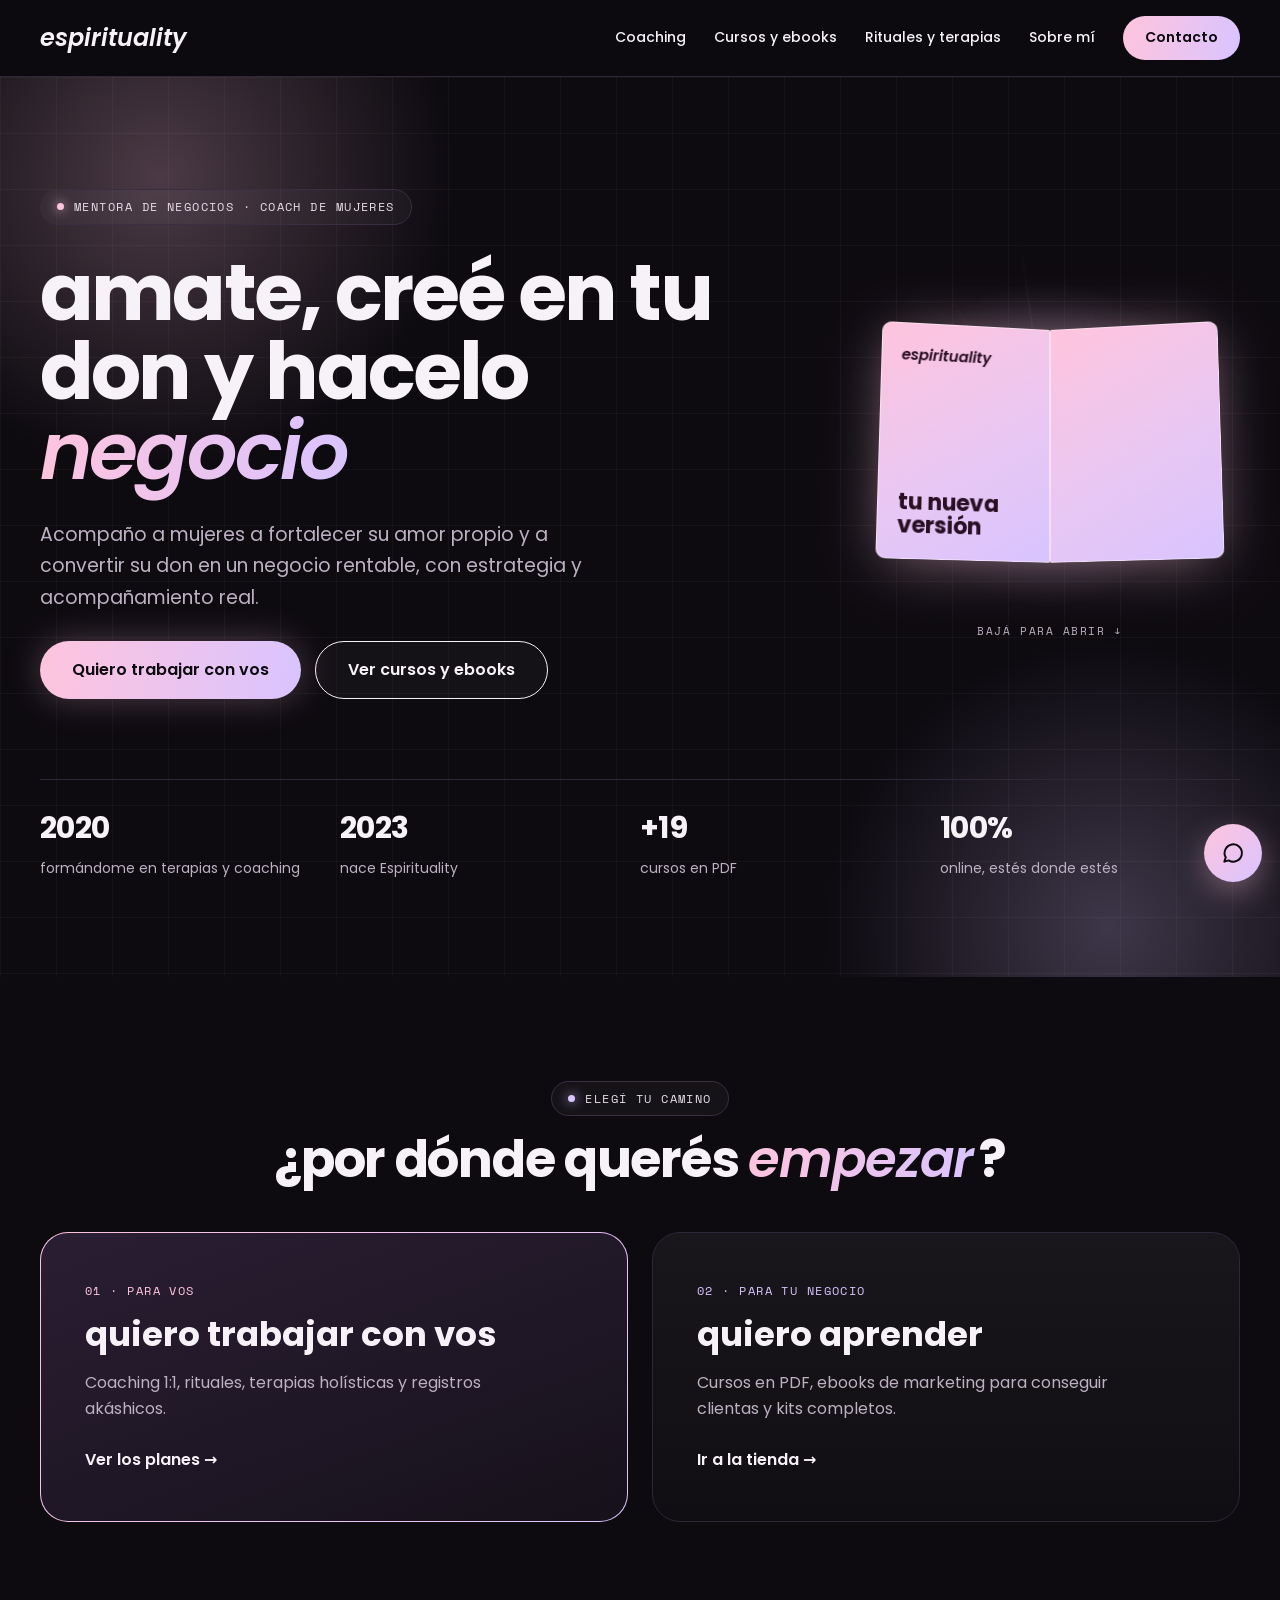
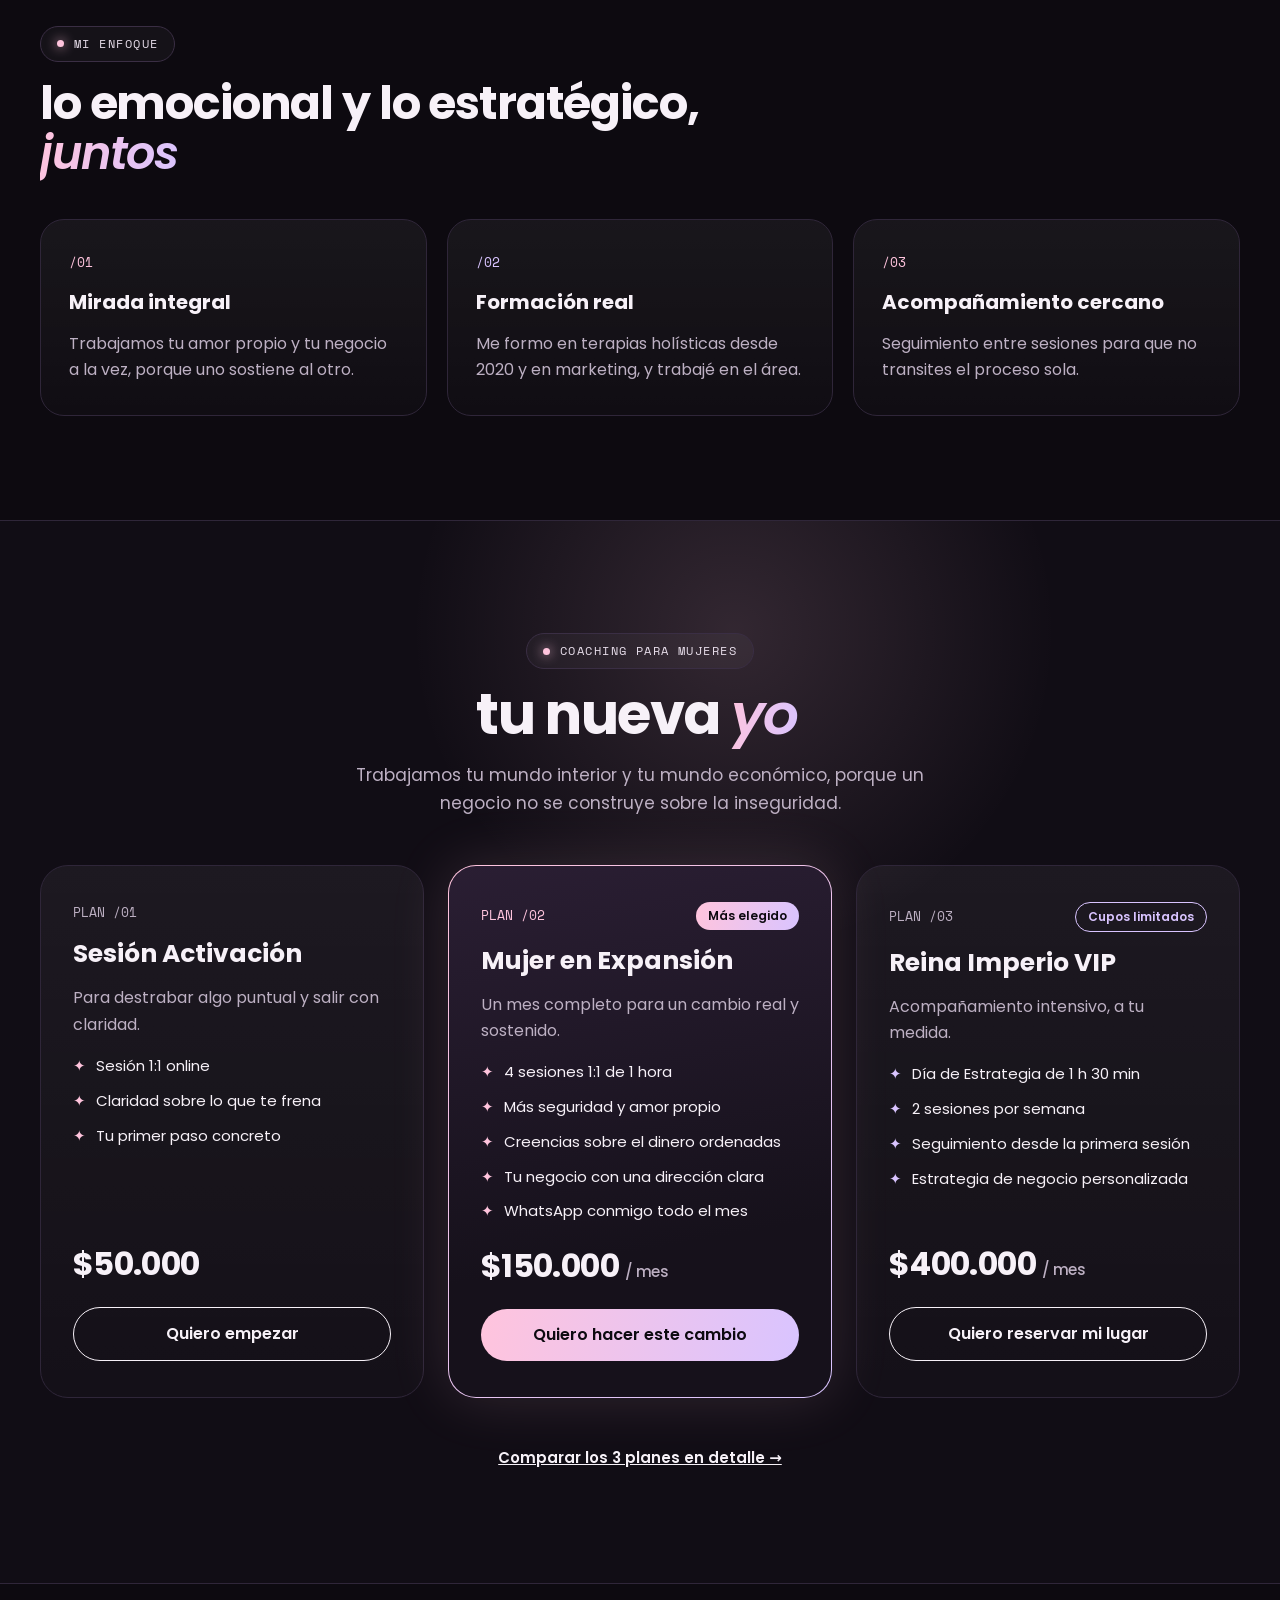
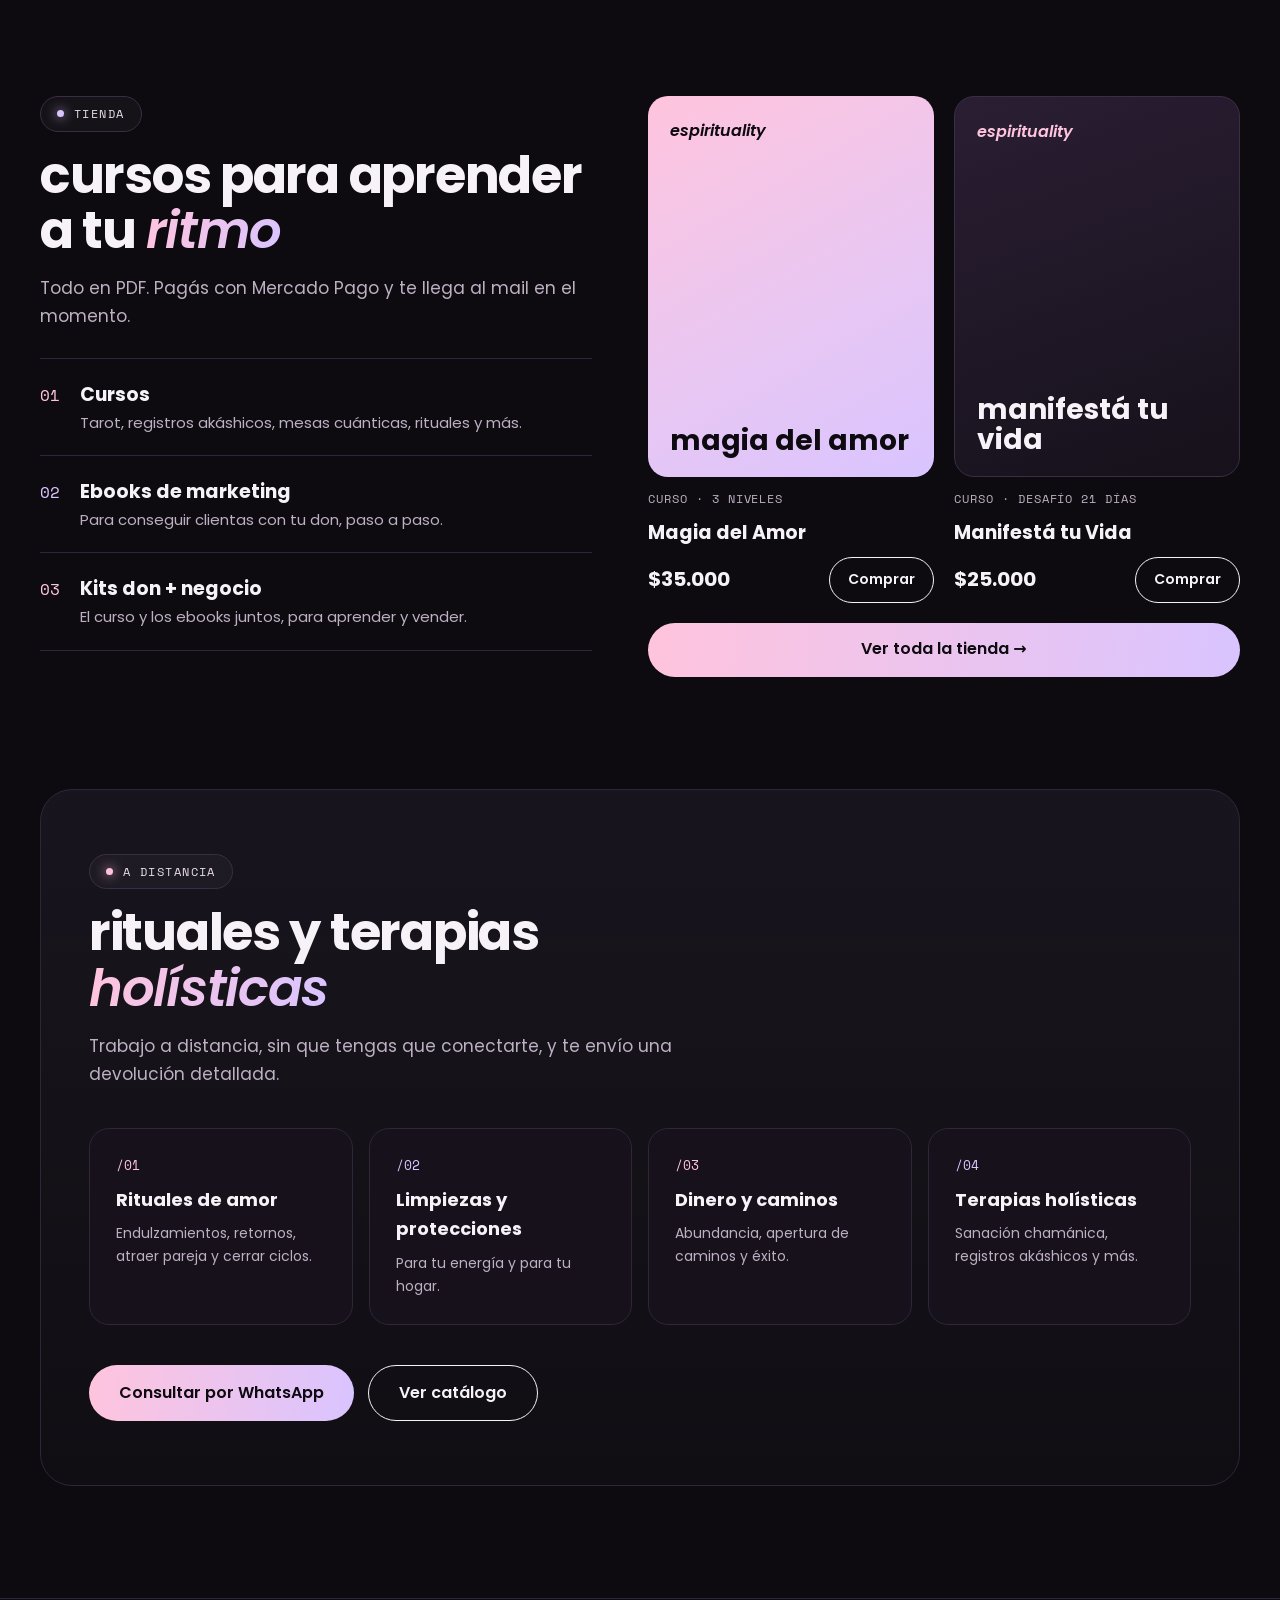
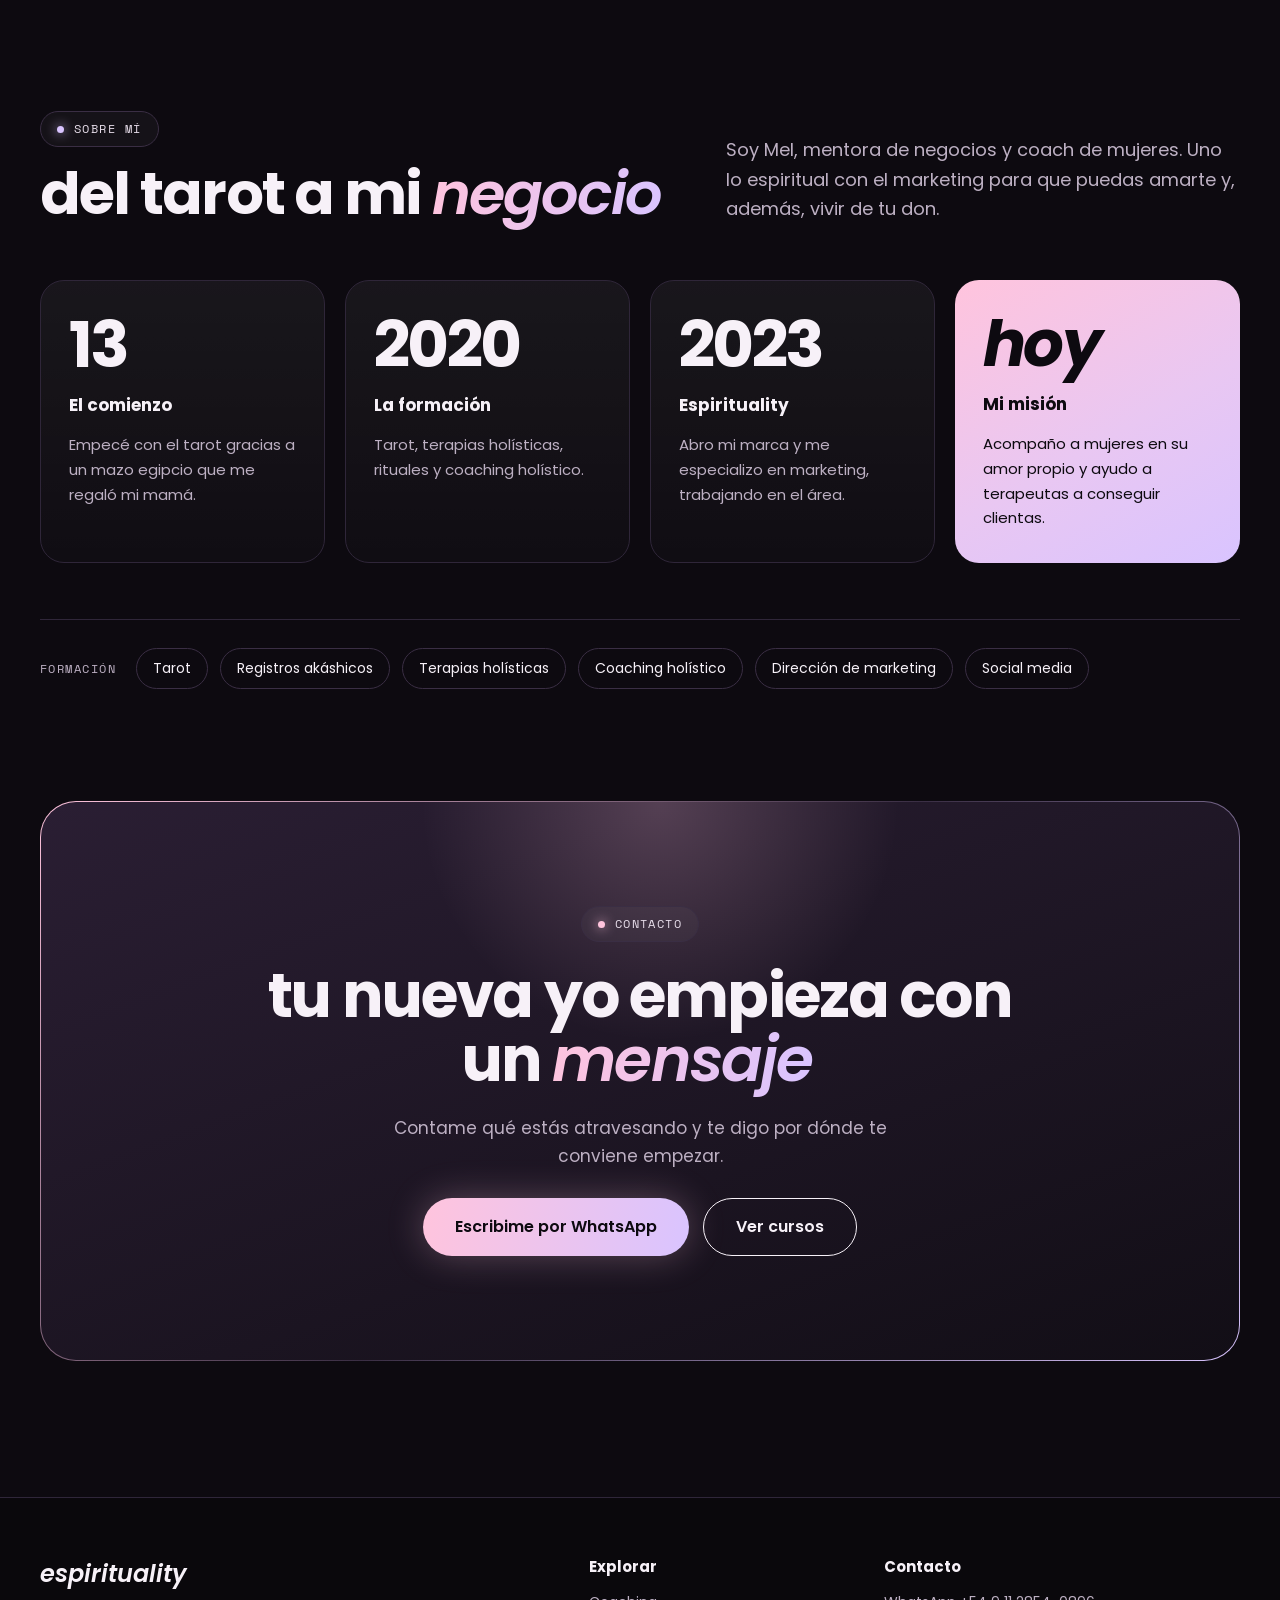
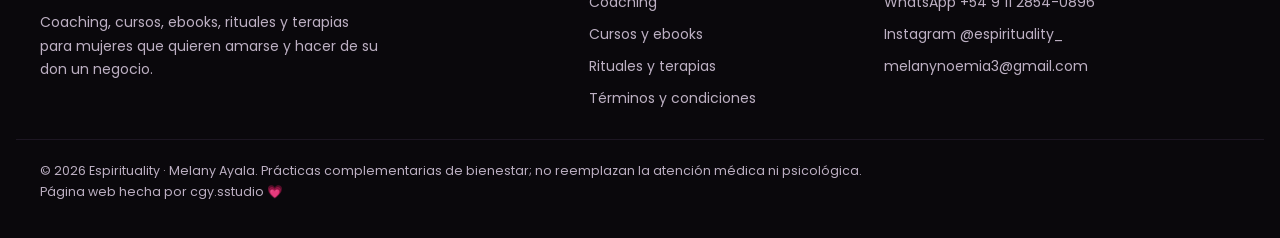
<file: index.html>
<!doctype html>
<html lang="es">
<head>
<meta charset="utf-8">
<meta name="viewport" content="width=device-width, initial-scale=1">
<title>Espirituality · Inicio</title>
<link href="https://fonts.googleapis.com/css2?family=Poppins:ital,wght@0,400;0,500;0,600;0,700;1,600&amp;family=Space+Mono&amp;display=swap" rel="stylesheet">
<style>
body{margin:0;background:#0D0A10;color:#F7F1F8;font-family:'Poppins',system-ui,sans-serif}
a{color:#F7F1F8}a:hover{color:#FFC4DD}
@keyframes shimmer{0%{background-position:0% 50%}100%{background-position:200% 50%}}
@keyframes float{0%,100%{transform:translateY(0)}50%{transform:translateY(-10px)}}
@keyframes load{from{width:8%}to{width:87%}}
@keyframes rise{from{opacity:0;transform:translateY(18px)}to{opacity:1;transform:none}}
@keyframes pulse{0%,100%{opacity:.55}50%{opacity:1}}
@keyframes drift{0%{transform:translate(0,0) scale(1)}50%{transform:translate(60px,40px) scale(1.12)}100%{transform:translate(-30px,70px) scale(.95)}}
@keyframes gridmove{from{background-position:0 0,0 0}to{background-position:56px 56px,56px 56px}}
@keyframes rayglow{0%,100%{opacity:.35}50%{opacity:.9}}
@keyframes sparkle{0%{transform:translateY(0) scale(.6) rotate(0deg);opacity:0}25%{opacity:1}100%{transform:translateY(-90px) scale(1) rotate(45deg);opacity:0}}
.lift{transition:transform .8s cubic-bezier(.2,.7,.2,1),box-shadow .8s ease}
.lift:hover{transform:translateY(-6px);box-shadow:0 0 0 1px rgba(255,196,221,.4),0 24px 60px rgba(255,196,221,.16)}
@media (prefers-reduced-motion: reduce){*{animation:none !important}}
</style>
<meta name="description" content="Mentora de negocios y coach para mujeres: coaching, cursos en PDF, ebooks de marketing, rituales y terapias holísticas.">
<meta name="theme-color" content="#0D0A10">
<meta property="og:type" content="website">
<meta property="og:title" content="Espirituality">
<meta property="og:description" content="Mentora de negocios y coach para mujeres: coaching, cursos en PDF, ebooks de marketing, rituales y terapias holísticas.">
<meta property="og:image" content="assets/og.jpg">
<meta name="twitter:card" content="summary_large_image">
<link rel="icon" href="assets/favicon.svg" type="image/svg+xml">
<link rel="preconnect" href="https://fonts.googleapis.com">
<link rel="preconnect" href="https://fonts.gstatic.com" crossorigin>
<link rel="stylesheet" href="assets/css/site.css">
</head>
<body>
<div style="width: 100%; background: #0D0A10; color: #F7F1F8; font-family: 'Poppins', system-ui, sans-serif; font-size: 16px; line-height: 1.65">


<header style="position: sticky; top: 0; z-index: 5; background: rgba(13,10,16,0.82); backdrop-filter: blur(14px); -webkit-backdrop-filter: blur(14px); border-bottom: 1px solid #2F2639">
<nav style="max-width: 1200px; margin: 0 auto; padding: 16px 24px; display: flex; flex-wrap: wrap; align-items: center; justify-content: space-between; gap: 16px">
<a href="#inicio" style="font-style: italic; font-weight: 600; font-size: 24px; color: #F7F1F8; text-decoration: none">espirituality</a>
<div style="display: flex; flex-wrap: wrap; align-items: center; gap: 28px; font-size: 14px; font-weight: 500">
<a href="coaching.html" style="color: #F7F1F8; text-decoration: none">Coaching</a>
<a href="tienda.html" style="color: #F7F1F8; text-decoration: none">Cursos y ebooks</a>
<a href="catalogo.html" style="color: #F7F1F8; text-decoration: none">Rituales y terapias</a>
<a href="#sobre-mi" style="color: #F7F1F8; text-decoration: none">Sobre mí</a>
<a href="#contacto" style="display: inline-flex; align-items: center; min-height: 44px; padding: 0 22px; border-radius: 999px; background: linear-gradient(100deg,#FFC4DD,#D9C4FF); color: #0D0A10; text-decoration: none; font-weight: 600">Contacto</a>
</div>
</nav>
</header>


<section id="inicio" style="position: relative; overflow: hidden; padding: 112px 24px 96px; background-image: linear-gradient(rgba(255,255,255,0.035) 1px, transparent 1px), linear-gradient(90deg, rgba(255,255,255,0.035) 1px, transparent 1px); background-size: 56px 56px; animation: gridmove 40s linear infinite">
<div aria-hidden="true" style="position: absolute; width: 640px; height: 640px; border-radius: 50%; background: radial-gradient(circle, rgba(255,196,221,0.26), transparent 65%); top: -220px; left: -160px; pointer-events: none; animation: drift 22s ease-in-out infinite alternate"></div>
<div aria-hidden="true" style="position: absolute; width: 620px; height: 620px; border-radius: 50%; background: radial-gradient(circle, rgba(217,196,255,0.24), transparent 65%); bottom: -260px; right: -140px; pointer-events: none; animation: drift 26s ease-in-out infinite alternate-reverse"></div>
<div style="position: relative; max-width: 1200px; margin: 0 auto; display: flex; flex-wrap: wrap; align-items: center; gap: 64px">
<div style="flex: 999 1 540px; min-width: 0; display: flex; flex-direction: column; gap: 28px; animation: rise .9s ease both">
<span style="display: inline-flex; align-items: center; gap: 10px; align-self: flex-start; padding: 7px 16px; border: 1px solid #3A2E44; border-radius: 999px; background: rgba(255,255,255,0.03); font-family: 'Space Mono', monospace; font-size: 12px; letter-spacing: 0.12em; text-transform: uppercase; color: #E7DDEA"><span style="width: 7px; height: 7px; border-radius: 50%; background: #FFC4DD; box-shadow: 0 0 12px #FFC4DD; animation: pulse 2.4s ease-in-out infinite"></span>Mentora de negocios · Coach de mujeres</span>
<h1 style="margin: 0; font-weight: 700; font-size: clamp(44px, 6.2vw, 88px); line-height: 1.0; letter-spacing: -0.035em; text-transform: lowercase">amate, creé en tu don y hacelo <em style="font-style: italic; font-weight: 600; background: linear-gradient(100deg,#FFC4DD,#D9C4FF,#FFC4DD); background-size: 200% auto; -webkit-background-clip: text; background-clip: text; color: transparent; animation: shimmer 7s linear infinite; padding-right: 6px">negocio</em></h1>
<p style="margin: 0; max-width: 560px; font-size: 19px; color: #BDB0C3">Acompaño a mujeres a fortalecer su amor propio y a convertir su don en un negocio rentable, con estrategia y acompañamiento real.</p>
<div style="display: flex; flex-wrap: wrap; gap: 14px">
<a href="coaching.html" style="display: inline-flex; align-items: center; min-height: 56px; padding: 0 32px; border-radius: 999px; background: linear-gradient(100deg,#FFC4DD,#D9C4FF); color: #0D0A10; font-weight: 600; text-decoration: none; box-shadow: 0 0 36px rgba(255,196,221,0.28)">Quiero trabajar con vos</a>
<a href="tienda.html" style="display: inline-flex; align-items: center; min-height: 56px; padding: 0 32px; border-radius: 999px; border: 1px solid #F7F1F8; background: rgba(255,255,255,0.03); color: #F7F1F8; font-weight: 600; text-decoration: none">Ver cursos y ebooks</a>
</div>
</div>
<div style="flex: 1 1 380px; min-width: 0; display: flex; justify-content: center">
<div aria-hidden="true" style="position: relative; width: 100%; max-width: 420px; height: 380px; perspective: 1400px; animation: float 8s ease-in-out infinite">
<div id="book-glow" style="position: absolute; left: 50%; top: 50%; width: 460px; height: 460px; border-radius: 50%; background: radial-gradient(circle, rgba(255,196,221,0.55), rgba(217,196,255,0.18) 45%, transparent 68%); transform: translate(-50%,-50%) scale(0.75); opacity: 0.43; pointer-events: none; transition: transform .25s linear, opacity .25s linear"></div>
<div style="position: absolute; left: 50%; top: 50%; width: 4px; height: 4px; transform: translate(-50%,-50%)">
<span class="book-ray" style="position: absolute; left: 0; bottom: 0; width: 2px; height: 150px; transform-origin: bottom center; transform: rotate(-62deg); background: linear-gradient(to top, rgba(255,228,240,0.9), transparent); opacity: 0.11; animation: rayglow 4s ease-in-out infinite"></span><span class="book-ray" style="position: absolute; left: 0; bottom: 0; width: 2px; height: 180px; transform-origin: bottom center; transform: rotate(-34deg); background: linear-gradient(to top, rgba(255,228,240,0.9), transparent); opacity: 0.11; animation: rayglow 5s ease-in-out infinite"></span><span class="book-ray" style="position: absolute; left: 0; bottom: 0; width: 2px; height: 210px; transform-origin: bottom center; transform: rotate(-8deg); background: linear-gradient(to top, rgba(255,228,240,0.9), transparent); opacity: 0.11; animation: rayglow 6s ease-in-out infinite"></span><span class="book-ray" style="position: absolute; left: 0; bottom: 0; width: 2px; height: 150px; transform-origin: bottom center; transform: rotate(18deg); background: linear-gradient(to top, rgba(255,228,240,0.9), transparent); opacity: 0.11; animation: rayglow 7s ease-in-out infinite"></span><span class="book-ray" style="position: absolute; left: 0; bottom: 0; width: 2px; height: 180px; transform-origin: bottom center; transform: rotate(44deg); background: linear-gradient(to top, rgba(255,228,240,0.9), transparent); opacity: 0.11; animation: rayglow 8s ease-in-out infinite"></span><span class="book-ray" style="position: absolute; left: 0; bottom: 0; width: 2px; height: 210px; transform-origin: bottom center; transform: rotate(70deg); background: linear-gradient(to top, rgba(255,228,240,0.9), transparent); opacity: 0.11; animation: rayglow 9s ease-in-out infinite"></span>
</div>
<div style="position: absolute; left: 50%; top: 50%; width: 340px; height: 240px; margin: -120px 0 0 -170px; transform-style: preserve-3d; transform: rotateX(14deg)">
<div style="position: absolute; inset: 6px 10px; border-radius: 6px; background: linear-gradient(90deg,#FBF4FA 0%,#FFFFFF 46%,#E9DEF0 50%,#FFFFFF 54%,#FBF4FA 100%); box-shadow: 0 0 60px rgba(255,196,221,0.55); display: flex; align-items: center; justify-content: space-around; color: #3A1530; font-size: 13px; font-style: italic; font-weight: 600">
<span style="display: flex; flex-direction: column; gap: 6px; align-items: center"><span>amor propio</span><span style="font-family: 'Space Mono', monospace; font-style: normal; font-size: 11px; color: #7A4FB8">01</span></span>
<span style="display: flex; flex-direction: column; gap: 6px; align-items: center"><span>tu negocio</span><span style="font-family: 'Space Mono', monospace; font-style: normal; font-size: 11px; color: #7A4FB8">02</span></span>
</div>
<div id="book-cover-l" style="position: absolute; top: 0; width: 50%; height: 100%; box-sizing: border-box; padding: 22px 20px; display: flex; flex-direction: column; justify-content: space-between; color: #2A0F24; background: linear-gradient(150deg,#FFC4DD,#E9C7F2 55%,#D9C4FF); backface-visibility: hidden; transition: transform .25s linear; box-shadow: inset 0 0 0 1px rgba(255,255,255,0.45); left: 0; border-radius: 10px 2px 2px 10px; transform-origin: right center; transform: rotateY(9.4deg);"><span style="font-style: italic; font-weight: 600; font-size: 15px">espirituality</span><span style="font-weight: 700; font-size: 22px; line-height: 1.05; text-transform: lowercase">tu nueva versión</span></div>
<div id="book-cover-r" style="position: absolute; top: 0; width: 50%; height: 100%; box-sizing: border-box; padding: 22px 20px; display: flex; flex-direction: column; justify-content: space-between; color: #2A0F24; background: linear-gradient(150deg,#FFC4DD,#E9C7F2 55%,#D9C4FF); backface-visibility: hidden; transition: transform .25s linear; box-shadow: inset 0 0 0 1px rgba(255,255,255,0.45); right: 0; border-radius: 2px 10px 10px 2px; transform-origin: left center; transform: rotateY(-9.4deg); align-items: flex-end;"></div>
</div>
<svg style="position: absolute; left: 18%; top: 58%; width: 10px; height: 10px; animation: sparkle 6.5s ease-out 0s infinite; opacity: 0" viewBox="0 0 20 20"><path d="M10 0 C10.6 6 14 9.4 20 10 C14 10.6 10.6 14 10 20 C9.4 14 6 10.6 0 10 C6 9.4 9.4 6 10 0Z" fill="#FFE3EF"></path></svg><svg style="position: absolute; left: 74%; top: 62%; width: 8px; height: 8px; animation: sparkle 6.5s ease-out 1.6s infinite; opacity: 0" viewBox="0 0 20 20"><path d="M10 0 C10.6 6 14 9.4 20 10 C14 10.6 10.6 14 10 20 C9.4 14 6 10.6 0 10 C6 9.4 9.4 6 10 0Z" fill="#FFE3EF"></path></svg><svg style="position: absolute; left: 40%; top: 40%; width: 12px; height: 12px; animation: sparkle 6.5s ease-out 3.1s infinite; opacity: 0" viewBox="0 0 20 20"><path d="M10 0 C10.6 6 14 9.4 20 10 C14 10.6 10.6 14 10 20 C9.4 14 6 10.6 0 10 C6 9.4 9.4 6 10 0Z" fill="#FFE3EF"></path></svg><svg style="position: absolute; left: 62%; top: 30%; width: 9px; height: 9px; animation: sparkle 6.5s ease-out 4.4s infinite; opacity: 0" viewBox="0 0 20 20"><path d="M10 0 C10.6 6 14 9.4 20 10 C14 10.6 10.6 14 10 20 C9.4 14 6 10.6 0 10 C6 9.4 9.4 6 10 0Z" fill="#FFE3EF"></path></svg><svg style="position: absolute; left: 28%; top: 26%; width: 7px; height: 7px; animation: sparkle 6.5s ease-out 5.6s infinite; opacity: 0" viewBox="0 0 20 20"><path d="M10 0 C10.6 6 14 9.4 20 10 C14 10.6 10.6 14 10 20 C9.4 14 6 10.6 0 10 C6 9.4 9.4 6 10 0Z" fill="#FFE3EF"></path></svg>
<span id="book-hint" style="position: absolute; left: 50%; bottom: -6px; transform: translateX(-50%); font-family: 'Space Mono', monospace; font-size: 11px; letter-spacing: 0.14em; color: #BDB0C3; opacity: 1; transition: opacity .4s ease">BAJÁ PARA ABRIR ↓</span>
</div>
</div>
</div>
<div style="position: relative; max-width: 1200px; margin: 80px auto 0; display: grid; grid-template-columns: repeat(auto-fit, minmax(200px, 1fr)); border-top: 1px solid #2F2639">
<div style="padding: 24px 24px 0 0; display: flex; flex-direction: column; gap: 4px"><strong style="font-size: 30px; letter-spacing: -0.02em">2020</strong><span style="font-size: 14px; color: #BDB0C3">formándome en terapias y coaching</span></div>
<div style="padding: 24px 24px 0 0; display: flex; flex-direction: column; gap: 4px"><strong style="font-size: 30px; letter-spacing: -0.02em">2023</strong><span style="font-size: 14px; color: #BDB0C3">nace Espirituality</span></div>
<div style="padding: 24px 24px 0 0; display: flex; flex-direction: column; gap: 4px"><strong style="font-size: 30px; letter-spacing: -0.02em">+19</strong><span style="font-size: 14px; color: #BDB0C3">cursos en PDF</span></div>
<div style="padding: 24px 24px 0 0; display: flex; flex-direction: column; gap: 4px"><strong style="font-size: 30px; letter-spacing: -0.02em">100%</strong><span style="font-size: 14px; color: #BDB0C3">online, estés donde estés</span></div>
</div>
</section>


<section style="padding: 104px 24px">
<div style="max-width: 1200px; margin: 0 auto; display: flex; flex-direction: column; gap: 44px">
<div style="display: flex; flex-direction: column; gap: 16px; align-items: center; text-align: center">
<span style="display: inline-flex; align-items: center; gap: 10px; padding: 7px 16px; border: 1px solid #3A2E44; border-radius: 999px; background: rgba(255,255,255,0.03); font-family: 'Space Mono', monospace; font-size: 12px; letter-spacing: 0.12em; text-transform: uppercase; color: #E7DDEA"><span style="width: 7px; height: 7px; border-radius: 50%; background: #D9C4FF; box-shadow: 0 0 12px #D9C4FF"></span>Elegí tu camino</span>
<h2 style="margin: 0; font-weight: 700; font-size: clamp(32px, 4vw, 54px); line-height: 1.08; letter-spacing: -0.025em">¿por dónde querés <em style="font-style: italic; font-weight: 600; background: linear-gradient(100deg,#FFC4DD,#D9C4FF,#FFC4DD); background-size: 200% auto; -webkit-background-clip: text; background-clip: text; color: transparent; animation: shimmer 7s linear infinite; padding-right: 6px">empezar</em>?</h2>
</div>
<div style="display: flex; flex-wrap: wrap; gap: 24px">
<a class="lift" href="coaching.html" style="flex: 1 1 340px; min-width: 0; display: flex; flex-direction: column; gap: 16px; padding: 48px 44px; border-radius: 28px; border: 1px solid transparent; background: linear-gradient(160deg,#2A1E33,#16111B) padding-box, linear-gradient(135deg,#FFC4DD,#D9C4FF) border-box; color: #F7F1F8; text-decoration: none">
<span style="font-family: 'Space Mono', monospace; font-size: 12px; letter-spacing: 0.12em; text-transform: uppercase; color: #FFC4DD">01 · Para vos</span>
<span style="font-weight: 700; font-size: 34px; line-height: 1.1">quiero trabajar con vos</span>
<span style="font-size: 16px; max-width: 420px; color: #BDB0C3">Coaching 1:1, rituales, terapias holísticas y registros akáshicos.</span>
<span style="margin-top: 8px; font-weight: 600">Ver los planes →</span>
</a>
<a class="lift" href="tienda.html" style="flex: 1 1 340px; min-width: 0; display: flex; flex-direction: column; gap: 16px; padding: 48px 44px; border-radius: 28px; border: 1px solid #2F2639; background: linear-gradient(180deg, rgba(255,255,255,0.05), rgba(255,255,255,0.01)); color: #F7F1F8; text-decoration: none">
<span style="font-family: 'Space Mono', monospace; font-size: 12px; letter-spacing: 0.12em; text-transform: uppercase; color: #D9C4FF">02 · Para tu negocio</span>
<span style="font-weight: 700; font-size: 34px; line-height: 1.1">quiero aprender</span>
<span style="font-size: 16px; max-width: 420px; color: #BDB0C3">Cursos en PDF, ebooks de marketing para conseguir clientas y kits completos.</span>
<span style="margin-top: 8px; font-weight: 600">Ir a la tienda →</span>
</a>
</div>
</div>
</section>


<section style="padding: 0 24px 104px">
<div style="max-width: 1200px; margin: 0 auto; display: flex; flex-direction: column; gap: 40px">
<div style="display: flex; flex-direction: column; gap: 16px; max-width: 760px">
<span style="display: inline-flex; align-items: center; gap: 10px; align-self: flex-start; padding: 7px 16px; border: 1px solid #3A2E44; border-radius: 999px; background: rgba(255,255,255,0.03); font-family: 'Space Mono', monospace; font-size: 12px; letter-spacing: 0.12em; text-transform: uppercase; color: #E7DDEA"><span style="width: 7px; height: 7px; border-radius: 50%; background: #FFC4DD; box-shadow: 0 0 12px #FFC4DD"></span>Mi enfoque</span>
<h2 style="margin: 0; font-weight: 700; font-size: clamp(30px, 3.6vw, 48px); line-height: 1.1; letter-spacing: -0.025em">lo emocional y lo estratégico, <em style="font-style: italic; font-weight: 600; background: linear-gradient(100deg,#FFC4DD,#D9C4FF,#FFC4DD); background-size: 200% auto; -webkit-background-clip: text; background-clip: text; color: transparent; animation: shimmer 7s linear infinite; padding-right: 6px">juntos</em></h2>
</div>
<div style="display: grid; grid-template-columns: repeat(auto-fit, minmax(260px, 1fr)); gap: 20px">
<div class="lift" style="display: flex; flex-direction: column; gap: 12px; padding: 32px 28px; border-radius: 24px; border: 1px solid #2F2639; background: linear-gradient(180deg, rgba(255,255,255,0.05), rgba(255,255,255,0.01))"><span style="font-family: 'Space Mono', monospace; font-size: 13px; color: #FFC4DD">/01</span><strong style="font-size: 20px">Mirada integral</strong><span style="color: #BDB0C3">Trabajamos tu amor propio y tu negocio a la vez, porque uno sostiene al otro.</span></div>
<div class="lift" style="display: flex; flex-direction: column; gap: 12px; padding: 32px 28px; border-radius: 24px; border: 1px solid #2F2639; background: linear-gradient(180deg, rgba(255,255,255,0.05), rgba(255,255,255,0.01))"><span style="font-family: 'Space Mono', monospace; font-size: 13px; color: #D9C4FF">/02</span><strong style="font-size: 20px">Formación real</strong><span style="color: #BDB0C3">Me formo en terapias holísticas desde 2020 y en marketing, y trabajé en el área.</span></div>
<div class="lift" style="display: flex; flex-direction: column; gap: 12px; padding: 32px 28px; border-radius: 24px; border: 1px solid #2F2639; background: linear-gradient(180deg, rgba(255,255,255,0.05), rgba(255,255,255,0.01))"><span style="font-family: 'Space Mono', monospace; font-size: 13px; color: #FFC4DD">/03</span><strong style="font-size: 20px">Acompañamiento cercano</strong><span style="color: #BDB0C3">Seguimiento entre sesiones para que no transites el proceso sola.</span></div>
</div>
</div>
</section>


<section id="coaching" style="position: relative; overflow: hidden; padding: 112px 24px; border-top: 1px solid #2F2639; border-bottom: 1px solid #2F2639; background: #110D15">
<div aria-hidden="true" style="position: absolute; width: 700px; height: 700px; border-radius: 50%; background: radial-gradient(circle, rgba(255,196,221,0.14), transparent 65%); top: -240px; left: 30%; pointer-events: none; animation: drift 24s ease-in-out infinite alternate"></div>
<div style="position: relative; max-width: 1200px; margin: 0 auto; display: flex; flex-direction: column; gap: 48px">
<div style="display: flex; flex-direction: column; gap: 16px; align-items: center; text-align: center">
<span style="display: inline-flex; align-items: center; gap: 10px; padding: 7px 16px; border: 1px solid #3A2E44; border-radius: 999px; background: rgba(255,255,255,0.03); font-family: 'Space Mono', monospace; font-size: 12px; letter-spacing: 0.12em; text-transform: uppercase; color: #E7DDEA"><span style="width: 7px; height: 7px; border-radius: 50%; background: #FFC4DD; box-shadow: 0 0 12px #FFC4DD"></span>Coaching para mujeres</span>
<h2 style="margin: 0; font-weight: 700; font-size: clamp(34px, 4.4vw, 58px); line-height: 1.06; letter-spacing: -0.025em">tu nueva <em style="font-style: italic; font-weight: 600; background: linear-gradient(100deg,#FFC4DD,#D9C4FF,#FFC4DD); background-size: 200% auto; -webkit-background-clip: text; background-clip: text; color: transparent; animation: shimmer 7s linear infinite; padding-right: 6px">yo</em></h2>
<p style="margin: 0; max-width: 620px; font-size: 17px; color: #BDB0C3">Trabajamos tu mundo interior y tu mundo económico, porque un negocio no se construye sobre la inseguridad.</p>
</div>
<div style="display: grid; grid-template-columns: repeat(auto-fit, minmax(300px, 1fr)); gap: 24px; align-items: stretch">

<div class="lift" style="display: flex; flex-direction: column; gap: 16px; padding: 36px 32px; border-radius: 28px; border: 1px solid #2F2639; background: linear-gradient(180deg, rgba(255,255,255,0.05), rgba(255,255,255,0.01))">
<span style="font-family: 'Space Mono', monospace; font-size: 13px; color: #BDB0C3">PLAN /01</span>
<h3 style="margin: 0; font-size: 25px; font-weight: 700; line-height: 1.2">Sesión Activación</h3>
<p style="margin: 0; color: #BDB0C3">Para destrabar algo puntual y salir con claridad.</p>
<ul style="margin: 0; padding: 0; list-style: none; display: flex; flex-direction: column; gap: 10px; flex-grow: 1; font-size: 15px">
<li style="display: flex; gap: 10px"><span style="color: #FFC4DD">✦</span>Sesión 1:1 online</li>
<li style="display: flex; gap: 10px"><span style="color: #FFC4DD">✦</span>Claridad sobre lo que te frena</li>
<li style="display: flex; gap: 10px"><span style="color: #FFC4DD">✦</span>Tu primer paso concreto</li>
</ul>
<span style="font-size: 32px; font-weight: 700; letter-spacing: -0.02em">$50.000</span>
<a href="plan-activacion.html" style="display: inline-flex; align-items: center; justify-content: center; min-height: 52px; border-radius: 999px; border: 1px solid #F7F1F8; color: #F7F1F8; font-weight: 600; text-decoration: none">Quiero empezar</a>
</div>

<div class="lift" style="display: flex; flex-direction: column; gap: 16px; padding: 36px 32px; border-radius: 28px; border: 1px solid transparent; background: linear-gradient(170deg,#2A1E33,#16111B 70%) padding-box, linear-gradient(135deg,#FFC4DD,#D9C4FF) border-box; box-shadow: 0 0 60px rgba(255,196,221,0.14)">
<div style="display: flex; justify-content: space-between; align-items: center; gap: 12px"><span style="font-family: 'Space Mono', monospace; font-size: 13px; color: #FFC4DD">PLAN /02</span><span style="padding: 4px 12px; border-radius: 999px; background: linear-gradient(100deg,#FFC4DD,#D9C4FF); color: #0D0A10; font-size: 12px; font-weight: 600">Más elegido</span></div>
<h3 style="margin: 0; font-size: 25px; font-weight: 700; line-height: 1.2">Mujer en Expansión</h3>
<p style="margin: 0; color: #BDB0C3">Un mes completo para un cambio real y sostenido.</p>
<ul style="margin: 0; padding: 0; list-style: none; display: flex; flex-direction: column; gap: 10px; flex-grow: 1; font-size: 15px">
<li style="display: flex; gap: 10px"><span style="color: #FFC4DD">✦</span>4 sesiones 1:1 de 1 hora</li>
<li style="display: flex; gap: 10px"><span style="color: #FFC4DD">✦</span>Más seguridad y amor propio</li>
<li style="display: flex; gap: 10px"><span style="color: #FFC4DD">✦</span>Creencias sobre el dinero ordenadas</li>
<li style="display: flex; gap: 10px"><span style="color: #FFC4DD">✦</span>Tu negocio con una dirección clara</li>
<li style="display: flex; gap: 10px"><span style="color: #FFC4DD">✦</span>WhatsApp conmigo todo el mes</li>
</ul>
<span style="font-size: 32px; font-weight: 700; letter-spacing: -0.02em">$150.000 <span style="font-size: 15px; font-weight: 500; color: #BDB0C3">/ mes</span></span>
<a href="plan-expansion.html" style="display: inline-flex; align-items: center; justify-content: center; min-height: 52px; border-radius: 999px; background: linear-gradient(100deg,#FFC4DD,#D9C4FF); color: #0D0A10; font-weight: 600; text-decoration: none">Quiero hacer este cambio</a>
</div>

<div class="lift" style="display: flex; flex-direction: column; gap: 16px; padding: 36px 32px; border-radius: 28px; border: 1px solid #2F2639; background: linear-gradient(180deg, rgba(255,255,255,0.05), rgba(255,255,255,0.01))">
<div style="display: flex; justify-content: space-between; align-items: center; gap: 12px"><span style="font-family: 'Space Mono', monospace; font-size: 13px; color: #BDB0C3">PLAN /03</span><span style="padding: 4px 12px; border-radius: 999px; border: 1px solid #D9C4FF; color: #D9C4FF; font-size: 12px; font-weight: 600">Cupos limitados</span></div>
<h3 style="margin: 0; font-size: 25px; font-weight: 700; line-height: 1.2">Reina Imperio VIP</h3>
<p style="margin: 0; color: #BDB0C3">Acompañamiento intensivo, a tu medida.</p>
<ul style="margin: 0; padding: 0; list-style: none; display: flex; flex-direction: column; gap: 10px; flex-grow: 1; font-size: 15px">
<li style="display: flex; gap: 10px"><span style="color: #D9C4FF">✦</span>Día de Estrategia de 1 h 30 min</li>
<li style="display: flex; gap: 10px"><span style="color: #D9C4FF">✦</span>2 sesiones por semana</li>
<li style="display: flex; gap: 10px"><span style="color: #D9C4FF">✦</span>Seguimiento desde la primera sesión</li>
<li style="display: flex; gap: 10px"><span style="color: #D9C4FF">✦</span>Estrategia de negocio personalizada</li>
</ul>
<span style="font-size: 32px; font-weight: 700; letter-spacing: -0.02em">$400.000 <span style="font-size: 15px; font-weight: 500; color: #BDB0C3">/ mes</span></span>
<a href="plan-vip.html" style="display: inline-flex; align-items: center; justify-content: center; min-height: 52px; border-radius: 999px; border: 1px solid #F7F1F8; color: #F7F1F8; font-weight: 600; text-decoration: none">Quiero reservar mi lugar</a>
</div>

</div>
<a href="coaching.html" style="align-self: center; font-weight: 600; font-size: 15px">Comparar los 3 planes en detalle →</a>
</div>
</section>


<section style="padding: 112px 24px">
<div style="max-width: 1200px; margin: 0 auto; display: flex; flex-wrap: wrap; gap: 56px">
<div style="flex: 1 1 380px; min-width: 0; display: flex; flex-direction: column; gap: 16px">
<span style="display: inline-flex; align-items: center; gap: 10px; align-self: flex-start; padding: 7px 16px; border: 1px solid #3A2E44; border-radius: 999px; background: rgba(255,255,255,0.03); font-family: 'Space Mono', monospace; font-size: 12px; letter-spacing: 0.12em; text-transform: uppercase; color: #E7DDEA"><span style="width: 7px; height: 7px; border-radius: 50%; background: #D9C4FF; box-shadow: 0 0 12px #D9C4FF"></span>Tienda</span>
<h2 style="margin: 0; font-weight: 700; font-size: clamp(32px, 4vw, 54px); line-height: 1.08; letter-spacing: -0.025em">cursos para aprender a tu <em style="font-style: italic; font-weight: 600; background: linear-gradient(100deg,#FFC4DD,#D9C4FF,#FFC4DD); background-size: 200% auto; -webkit-background-clip: text; background-clip: text; color: transparent; animation: shimmer 7s linear infinite; padding-right: 6px">ritmo</em></h2>
<p style="margin: 0; font-size: 17px; color: #BDB0C3">Todo en PDF. Pagás con Mercado Pago y te llega al mail en el momento.</p>
<div style="display: flex; flex-direction: column; margin-top: 12px">
<a href="tienda.html" style="display: flex; gap: 20px; align-items: baseline; padding: 20px 0; border-top: 1px solid #2F2639; color: #F7F1F8; text-decoration: none"><span style="font-family: 'Space Mono', monospace; color: #FFC4DD">01</span><span style="display: flex; flex-direction: column"><strong style="font-size: 19px">Cursos</strong><span style="color: #BDB0C3; font-size: 15px">Tarot, registros akáshicos, mesas cuánticas, rituales y más.</span></span></a>
<a href="tienda.html" style="display: flex; gap: 20px; align-items: baseline; padding: 20px 0; border-top: 1px solid #2F2639; color: #F7F1F8; text-decoration: none"><span style="font-family: 'Space Mono', monospace; color: #D9C4FF">02</span><span style="display: flex; flex-direction: column"><strong style="font-size: 19px">Ebooks de marketing</strong><span style="color: #BDB0C3; font-size: 15px">Para conseguir clientas con tu don, paso a paso.</span></span></a>
<a href="tienda.html" style="display: flex; gap: 20px; align-items: baseline; padding: 20px 0; border-top: 1px solid #2F2639; border-bottom: 1px solid #2F2639; color: #F7F1F8; text-decoration: none"><span style="font-family: 'Space Mono', monospace; color: #FFC4DD">03</span><span style="display: flex; flex-direction: column"><strong style="font-size: 19px">Kits don + negocio</strong><span style="color: #BDB0C3; font-size: 15px">El curso y los ebooks juntos, para aprender y vender.</span></span></a>
</div>
</div>
<div style="flex: 1 1 420px; min-width: 0; display: grid; grid-template-columns: repeat(auto-fit, minmax(220px, 1fr)); gap: 20px; align-content: start">
<div style="display: flex; flex-direction: column; gap: 12px">
<div style="aspect-ratio: 3 / 4; border-radius: 20px; background: linear-gradient(150deg,#FFC4DD,#E9C7F2 55%,#D9C4FF); color: #0D0A10; display: flex; flex-direction: column; justify-content: space-between; padding: 22px; box-sizing: border-box"><span style="font-style: italic; font-weight: 600">espirituality</span><span style="font-weight: 700; font-size: 28px; line-height: 1.05">magia del amor</span></div>
<span style="font-family: 'Space Mono', monospace; font-size: 12px; letter-spacing: 0.08em; text-transform: uppercase; color: #BDB0C3">Curso · 3 niveles</span>
<strong style="font-size: 19px; line-height: 1.25">Magia del Amor</strong>
<div style="display: flex; justify-content: space-between; align-items: center; gap: 12px"><span style="font-weight: 700; font-size: 20px">$35.000</span><a href="tienda.html" style="display: inline-flex; align-items: center; min-height: 44px; padding: 0 18px; border-radius: 999px; border: 1px solid #F7F1F8; color: #F7F1F8; font-size: 14px; font-weight: 600; text-decoration: none">Comprar</a></div>
</div>
<div style="display: flex; flex-direction: column; gap: 12px">
<div style="aspect-ratio: 3 / 4; border-radius: 20px; border: 1px solid #3A2E44; background: linear-gradient(160deg,#2A1E33,#16111B); display: flex; flex-direction: column; justify-content: space-between; padding: 22px; box-sizing: border-box"><span style="font-style: italic; font-weight: 600; color: #FFC4DD">espirituality</span><span style="font-weight: 700; font-size: 28px; line-height: 1.05">manifestá tu vida</span></div>
<span style="font-family: 'Space Mono', monospace; font-size: 12px; letter-spacing: 0.08em; text-transform: uppercase; color: #BDB0C3">Curso · Desafío 21 días</span>
<strong style="font-size: 19px; line-height: 1.25">Manifestá tu Vida</strong>
<div style="display: flex; justify-content: space-between; align-items: center; gap: 12px"><span style="font-weight: 700; font-size: 20px">$25.000</span><a href="tienda.html" style="display: inline-flex; align-items: center; min-height: 44px; padding: 0 18px; border-radius: 999px; border: 1px solid #F7F1F8; color: #F7F1F8; font-size: 14px; font-weight: 600; text-decoration: none">Comprar</a></div>
</div>
<a href="tienda.html" style="grid-column: 1 / -1; display: inline-flex; align-items: center; justify-content: center; min-height: 54px; border-radius: 999px; background: linear-gradient(100deg,#FFC4DD,#D9C4FF); color: #0D0A10; font-weight: 600; text-decoration: none">Ver toda la tienda →</a>
</div>
</div>
</section>


<section style="padding: 0 24px 112px">
<div style="max-width: 1200px; margin: 0 auto; padding: 64px 48px; border-radius: 32px; border: 1px solid #2F2639; background: linear-gradient(180deg, rgba(217,196,255,0.06), rgba(255,255,255,0.01)); display: flex; flex-direction: column; gap: 40px; box-sizing: border-box">
<div style="display: flex; flex-direction: column; gap: 16px; max-width: 680px">
<span style="display: inline-flex; align-items: center; gap: 10px; align-self: flex-start; padding: 7px 16px; border: 1px solid #3A2E44; border-radius: 999px; background: rgba(255,255,255,0.03); font-family: 'Space Mono', monospace; font-size: 12px; letter-spacing: 0.12em; text-transform: uppercase; color: #E7DDEA"><span style="width: 7px; height: 7px; border-radius: 50%; background: #FFC4DD; box-shadow: 0 0 12px #FFC4DD"></span>A distancia</span>
<h2 style="margin: 0; font-weight: 700; font-size: clamp(32px, 4vw, 54px); line-height: 1.08; letter-spacing: -0.025em">rituales y terapias <em style="font-style: italic; font-weight: 600; background: linear-gradient(100deg,#FFC4DD,#D9C4FF,#FFC4DD); background-size: 200% auto; -webkit-background-clip: text; background-clip: text; color: transparent; animation: shimmer 7s linear infinite; padding-right: 6px">holísticas</em></h2>
<p style="margin: 0; font-size: 17px; color: #BDB0C3">Trabajo a distancia, sin que tengas que conectarte, y te envío una devolución detallada.</p>
</div>
<div style="display: grid; grid-template-columns: repeat(auto-fit, minmax(230px, 1fr)); gap: 16px">
<a class="lift" href="catalogo.html" style="display: flex; flex-direction: column; gap: 8px; padding: 26px; border-radius: 20px; border: 1px solid #2F2639; background: #16111B; color: #F7F1F8; text-decoration: none"><span style="font-family: 'Space Mono', monospace; font-size: 13px; color: #FFC4DD">/01</span><strong style="font-size: 18px">Rituales de amor</strong><span style="font-size: 14px; color: #BDB0C3">Endulzamientos, retornos, atraer pareja y cerrar ciclos.</span></a>
<a class="lift" href="catalogo.html" style="display: flex; flex-direction: column; gap: 8px; padding: 26px; border-radius: 20px; border: 1px solid #2F2639; background: #16111B; color: #F7F1F8; text-decoration: none"><span style="font-family: 'Space Mono', monospace; font-size: 13px; color: #D9C4FF">/02</span><strong style="font-size: 18px">Limpiezas y protecciones</strong><span style="font-size: 14px; color: #BDB0C3">Para tu energía y para tu hogar.</span></a>
<a class="lift" href="catalogo.html" style="display: flex; flex-direction: column; gap: 8px; padding: 26px; border-radius: 20px; border: 1px solid #2F2639; background: #16111B; color: #F7F1F8; text-decoration: none"><span style="font-family: 'Space Mono', monospace; font-size: 13px; color: #FFC4DD">/03</span><strong style="font-size: 18px">Dinero y caminos</strong><span style="font-size: 14px; color: #BDB0C3">Abundancia, apertura de caminos y éxito.</span></a>
<a class="lift" href="catalogo.html" style="display: flex; flex-direction: column; gap: 8px; padding: 26px; border-radius: 20px; border: 1px solid #2F2639; background: #16111B; color: #F7F1F8; text-decoration: none"><span style="font-family: 'Space Mono', monospace; font-size: 13px; color: #D9C4FF">/04</span><strong style="font-size: 18px">Terapias holísticas</strong><span style="font-size: 14px; color: #BDB0C3">Sanación chamánica, registros akáshicos y más.</span></a>
</div>
<div style="display: flex; flex-wrap: wrap; gap: 14px">
<a href="https://wa.me/5491128540896" target="_blank" rel="noopener" style="display: inline-flex; align-items: center; min-height: 54px; padding: 0 30px; border-radius: 999px; background: linear-gradient(100deg,#FFC4DD,#D9C4FF); color: #0D0A10; font-weight: 600; text-decoration: none">Consultar por WhatsApp</a>
<a href="catalogo.html" style="display: inline-flex; align-items: center; min-height: 54px; padding: 0 30px; border-radius: 999px; border: 1px solid #F7F1F8; color: #F7F1F8; font-weight: 600; text-decoration: none">Ver catálogo</a>
</div>
</div>
</section>


<section id="sobre-mi" style="padding: 112px 24px; border-top: 1px solid #2F2639">
<div style="max-width: 1200px; margin: 0 auto; display: flex; flex-direction: column; gap: 56px">
<div style="display: flex; flex-wrap: wrap; align-items: flex-end; justify-content: space-between; gap: 32px">
<div style="flex: 1 1 520px; min-width: 0; display: flex; flex-direction: column; gap: 16px">
<span style="display: inline-flex; align-items: center; gap: 10px; align-self: flex-start; padding: 7px 16px; border: 1px solid #3A2E44; border-radius: 999px; background: rgba(255,255,255,0.03); font-family: 'Space Mono', monospace; font-size: 12px; letter-spacing: 0.12em; text-transform: uppercase; color: #E7DDEA"><span style="width: 7px; height: 7px; border-radius: 50%; background: #D9C4FF; box-shadow: 0 0 12px #D9C4FF"></span>Sobre mí</span>
<h2 style="margin: 0; font-weight: 700; font-size: clamp(34px, 4.6vw, 62px); line-height: 1.04; letter-spacing: -0.03em">del tarot a mi <em style="font-style: italic; font-weight: 600; background: linear-gradient(100deg,#FFC4DD,#D9C4FF,#FFC4DD); background-size: 200% auto; -webkit-background-clip: text; background-clip: text; color: transparent; animation: shimmer 7s linear infinite; padding-right: 6px">negocio</em></h2>
</div>
<p style="flex: 1 1 380px; min-width: 0; margin: 0; font-size: 18px; color: #BDB0C3">Soy Mel, mentora de negocios y coach de mujeres. Uno lo espiritual con el marketing para que puedas amarte y, además, vivir de tu don.</p>
</div>
<div style="display: grid; grid-template-columns: repeat(auto-fit, minmax(240px, 1fr)); gap: 20px">
<div class="lift" style="display: flex; flex-direction: column; gap: 14px; padding: 32px 28px; border-radius: 24px; border: 1px solid #2F2639; background: linear-gradient(180deg, rgba(255,255,255,0.05), rgba(255,255,255,0.01))">
<span style="font-weight: 700; font-size: 64px; line-height: 1; letter-spacing: -0.04em">13</span>
<strong style="font-size: 17px">El comienzo</strong>
<span style="font-size: 15px; color: #BDB0C3">Empecé con el tarot gracias a un mazo egipcio que me regaló mi mamá.</span>
</div>
<div class="lift" style="display: flex; flex-direction: column; gap: 14px; padding: 32px 28px; border-radius: 24px; border: 1px solid #2F2639; background: linear-gradient(180deg, rgba(255,255,255,0.05), rgba(255,255,255,0.01))">
<span style="font-weight: 700; font-size: 64px; line-height: 1; letter-spacing: -0.04em">2020</span>
<strong style="font-size: 17px">La formación</strong>
<span style="font-size: 15px; color: #BDB0C3">Tarot, terapias holísticas, rituales y coaching holístico.</span>
</div>
<div class="lift" style="display: flex; flex-direction: column; gap: 14px; padding: 32px 28px; border-radius: 24px; border: 1px solid #2F2639; background: linear-gradient(180deg, rgba(255,255,255,0.05), rgba(255,255,255,0.01))">
<span style="font-weight: 700; font-size: 64px; line-height: 1; letter-spacing: -0.04em">2023</span>
<strong style="font-size: 17px">Espirituality</strong>
<span style="font-size: 15px; color: #BDB0C3">Abro mi marca y me especializo en marketing, trabajando en el área.</span>
</div>
<div class="lift" style="display: flex; flex-direction: column; gap: 14px; padding: 32px 28px; border-radius: 24px; background: linear-gradient(150deg,#FFC4DD,#E9C7F2 55%,#D9C4FF); color: #0D0A10">
<span style="font-weight: 700; font-size: 64px; line-height: 1; letter-spacing: -0.04em; font-style: italic">hoy</span>
<strong style="font-size: 17px">Mi misión</strong>
<span style="font-size: 15px">Acompaño a mujeres en su amor propio y ayudo a terapeutas a conseguir clientas.</span>
</div>
</div>
<div style="display: flex; flex-wrap: wrap; align-items: center; gap: 12px; padding-top: 28px; border-top: 1px solid #2F2639">
<span style="font-family: 'Space Mono', monospace; font-size: 12px; letter-spacing: 0.12em; text-transform: uppercase; color: #BDB0C3; margin-right: 8px">Formación</span>
<span style="padding: 8px 16px; border-radius: 999px; border: 1px solid #3A2E44; font-size: 14px">Tarot</span>
<span style="padding: 8px 16px; border-radius: 999px; border: 1px solid #3A2E44; font-size: 14px">Registros akáshicos</span>
<span style="padding: 8px 16px; border-radius: 999px; border: 1px solid #3A2E44; font-size: 14px">Terapias holísticas</span>
<span style="padding: 8px 16px; border-radius: 999px; border: 1px solid #3A2E44; font-size: 14px">Coaching holístico</span>
<span style="padding: 8px 16px; border-radius: 999px; border: 1px solid #3A2E44; font-size: 14px">Dirección de marketing</span>
<span style="padding: 8px 16px; border-radius: 999px; border: 1px solid #3A2E44; font-size: 14px">Social media</span>
</div>
</div>
</section>


<section id="contacto" style="padding: 0 24px 96px">
<div style="position: relative; overflow: hidden; max-width: 1200px; margin: 0 auto; padding: 104px 32px; border-radius: 36px; border: 1px solid transparent; background: linear-gradient(160deg,#2A1E33,#120E16) padding-box, linear-gradient(135deg,#FFC4DD,#3A2E44 50%,#D9C4FF) border-box; display: flex; flex-direction: column; align-items: center; gap: 22px; text-align: center; box-sizing: border-box">
<div aria-hidden="true" style="position: absolute; width: 520px; height: 520px; border-radius: 50%; background: radial-gradient(circle, rgba(255,196,221,0.22), transparent 65%); top: -260px; left: 30%; pointer-events: none; animation: drift 24s ease-in-out infinite alternate"></div>
<span style="position: relative; display: inline-flex; align-items: center; gap: 10px; padding: 7px 16px; border: 1px solid #3A2E44; border-radius: 999px; background: rgba(255,255,255,0.03); font-family: 'Space Mono', monospace; font-size: 12px; letter-spacing: 0.12em; text-transform: uppercase; color: #E7DDEA"><span style="width: 7px; height: 7px; border-radius: 50%; background: #FFC4DD; box-shadow: 0 0 12px #FFC4DD; animation: pulse 2.4s ease-in-out infinite"></span>Contacto</span>
<h2 style="position: relative; margin: 0; max-width: 780px; font-weight: 700; font-size: clamp(36px, 4.8vw, 64px); line-height: 1.04; letter-spacing: -0.03em">tu nueva yo empieza con un <em style="font-style: italic; font-weight: 600; background: linear-gradient(100deg,#FFC4DD,#D9C4FF,#FFC4DD); background-size: 200% auto; -webkit-background-clip: text; background-clip: text; color: transparent; animation: shimmer 7s linear infinite; padding-right: 6px">mensaje</em></h2>
<p style="position: relative; margin: 0; max-width: 520px; font-size: 17px; color: #BDB0C3">Contame qué estás atravesando y te digo por dónde te conviene empezar.</p>
<div style="position: relative; display: flex; flex-wrap: wrap; justify-content: center; gap: 14px; margin-top: 6px">
<a href="https://wa.me/5491128540896" target="_blank" rel="noopener" style="display: inline-flex; align-items: center; min-height: 56px; padding: 0 32px; border-radius: 999px; background: linear-gradient(100deg,#FFC4DD,#D9C4FF); color: #0D0A10; font-weight: 600; text-decoration: none; box-shadow: 0 0 36px rgba(255,196,221,0.28)">Escribime por WhatsApp</a>
<a href="tienda.html" style="display: inline-flex; align-items: center; min-height: 56px; padding: 0 32px; border-radius: 999px; border: 1px solid #F7F1F8; color: #F7F1F8; font-weight: 600; text-decoration: none">Ver cursos</a>
</div>
</div>
</section>

</div>
<script>
// Libro de la portada: se abre a medida que la clienta baja la página.
(function () {
  var coverL = document.getElementById('book-cover-l');
  var coverR = document.getElementById('book-cover-r');
  var glow = document.getElementById('book-glow');
  var hint = document.getElementById('book-hint');
  var rays = document.querySelectorAll('.book-ray');
  var ticking = false;
  function update() {
    var y = window.scrollY || document.documentElement.scrollTop || 0;
    var p = Math.min(1, 0.12 + y / 320);          // 0.12 = casi cerrado, 1 = abierto
    var a = (p * 78).toFixed(1);                  // grados de apertura de cada tapa
    coverL.style.transform = 'rotateY(' + a + 'deg)';
    coverR.style.transform = 'rotateY(-' + a + 'deg)';
    glow.style.transform = 'translate(-50%,-50%) scale(' + (0.7 + p * 0.45).toFixed(2) + ')';
    glow.style.opacity = (0.35 + p * 0.65).toFixed(2);
    for (var i = 0; i < rays.length; i++) rays[i].style.opacity = (p * 0.9).toFixed(2);
    hint.style.opacity = p > 0.6 ? '0' : '1';
    ticking = false;
  }
  window.addEventListener('scroll', function () {
    if (!ticking) { requestAnimationFrame(update); ticking = true; }
  }, { passive: true });
  update();
})();
</script>
<footer class="site-footer" id="pie">
<div class="foot-in">
<div class="foot-brand"><a href="index.html" class="logo">espirituality</a><p>Coaching, cursos, ebooks, rituales y terapias para mujeres que quieren amarse y hacer de su don un negocio.</p></div>
<nav aria-label="Secciones"><strong>Explorar</strong><a href="coaching.html">Coaching</a><a href="tienda.html">Cursos y ebooks</a><a href="catalogo.html">Rituales y terapias</a><a href="terminos.html">Términos y condiciones</a></nav>
<div><strong>Contacto</strong><a href="https://wa.me/5491128540896" target="_blank" rel="noopener">WhatsApp +54 9 11 2854-0896</a><a href="https://instagram.com/espirituality_" target="_blank" rel="noopener">Instagram @espirituality_</a><a href="mailto:melanynoemia3@gmail.com">melanynoemia3@gmail.com</a></div>
</div>
<p class="foot-copy">© <span id="anio">2026</span> Espirituality · Melany Ayala. Prácticas complementarias de bienestar; no reemplazan la atención médica ni psicológica.<br>Página web hecha por <a href="https://instagram.com/cgy.sstudio" target="_blank" rel="noopener">cgy.sstudio</a> 💗</p>
</footer>
<script src="assets/js/config.js"></script>
<script src="assets/js/site.js"></script>
</body>
</html>
</file>
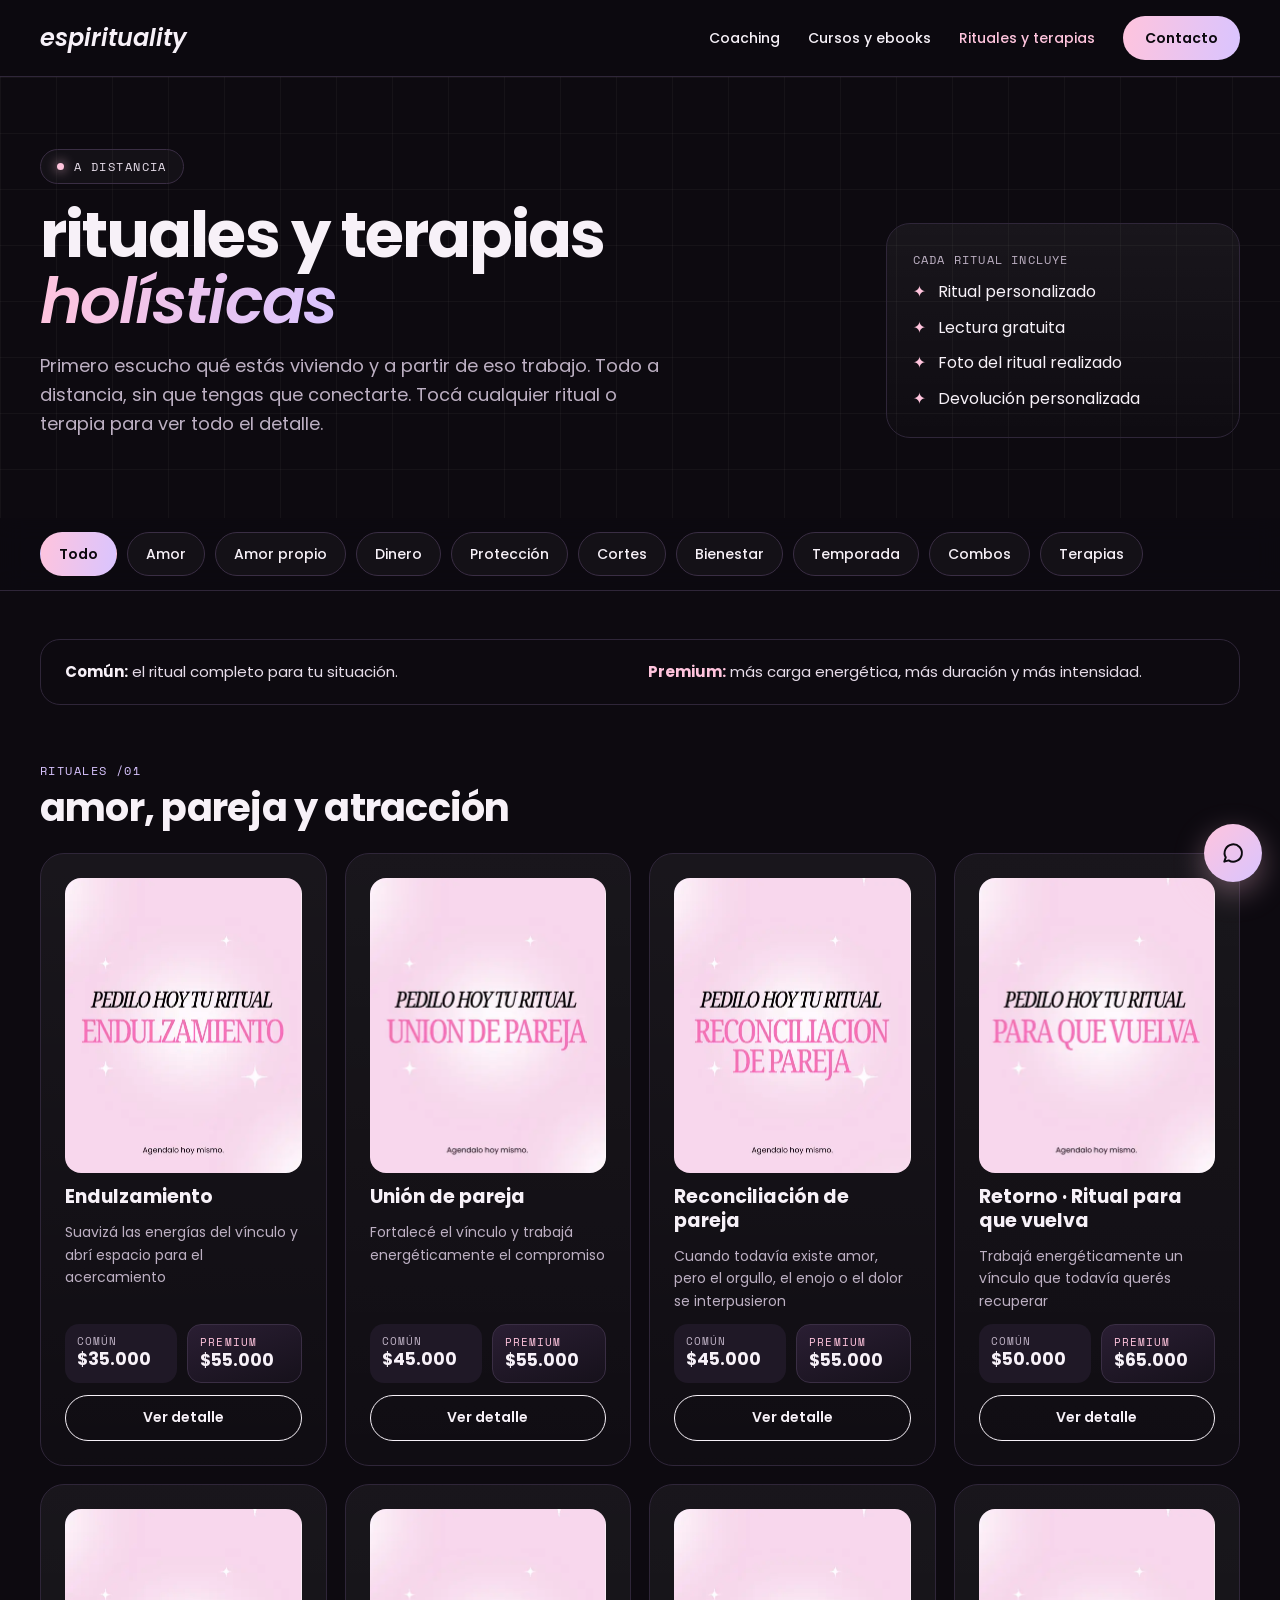
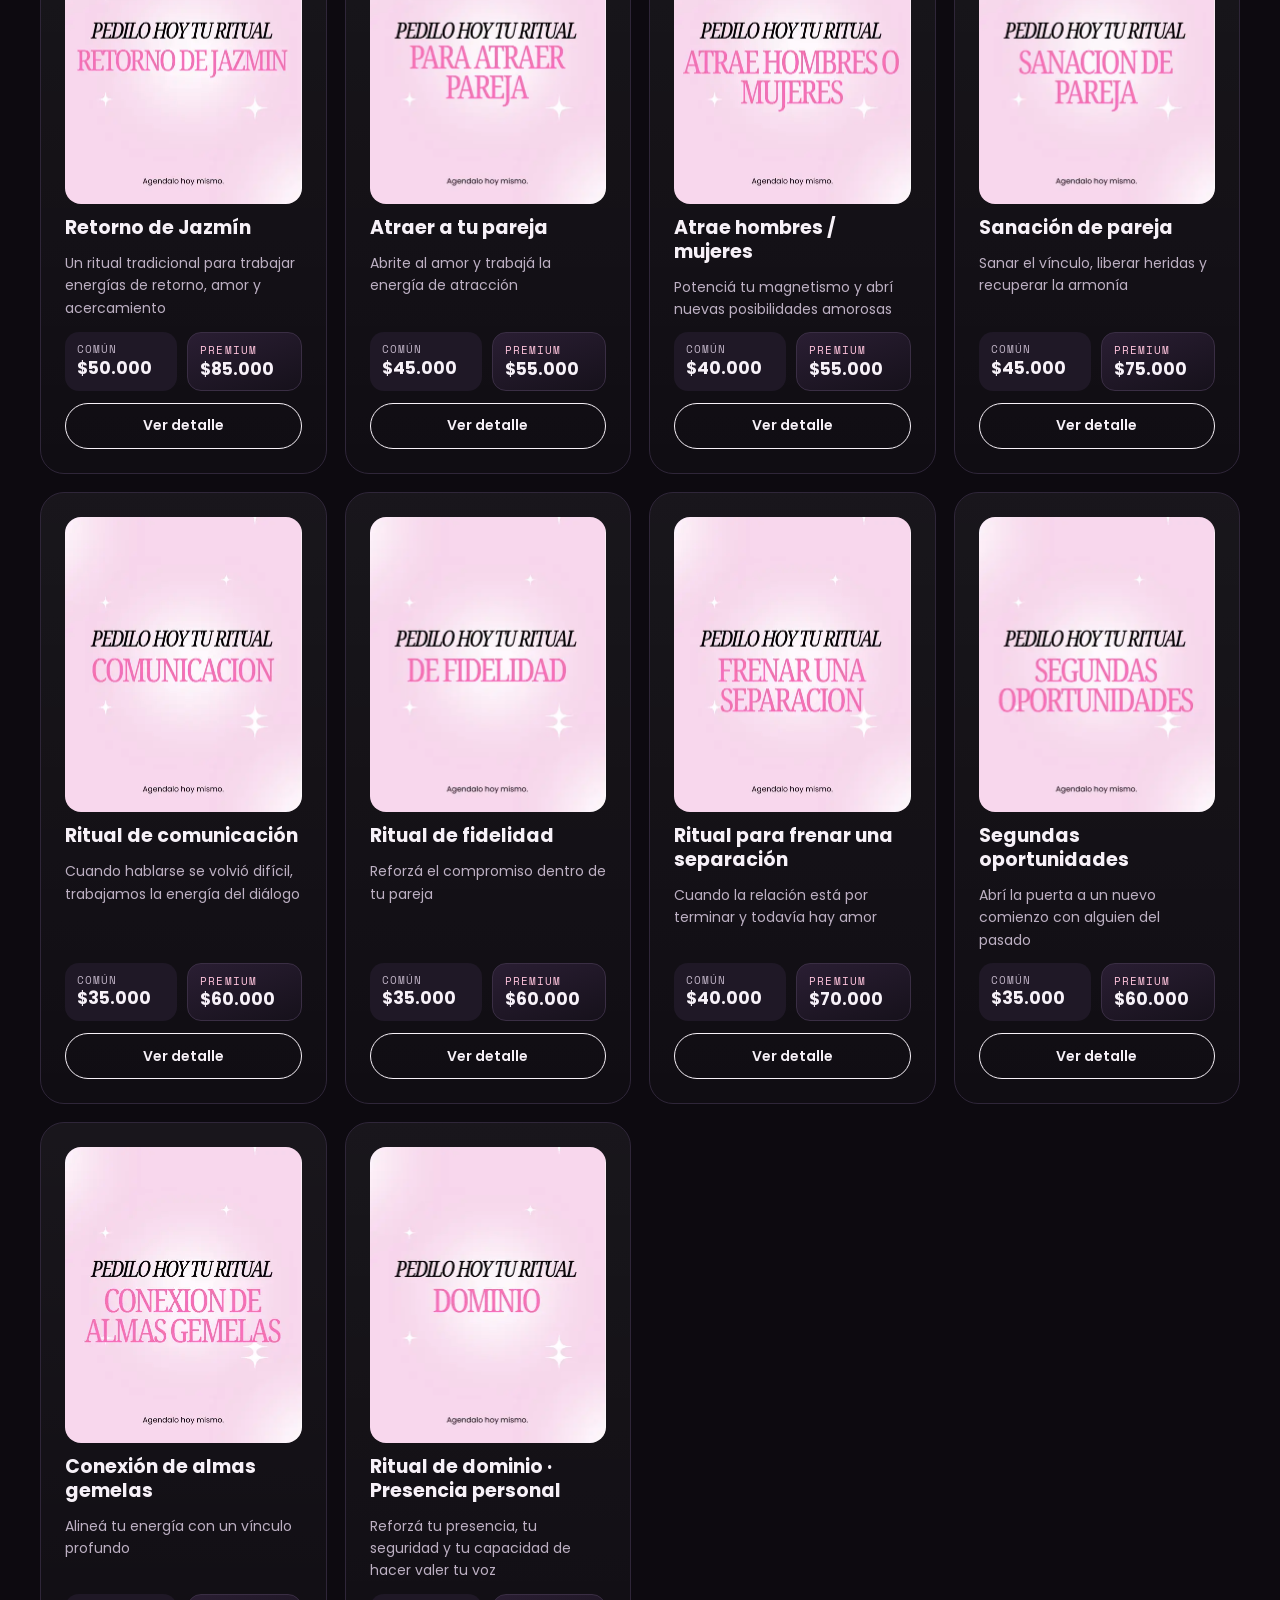
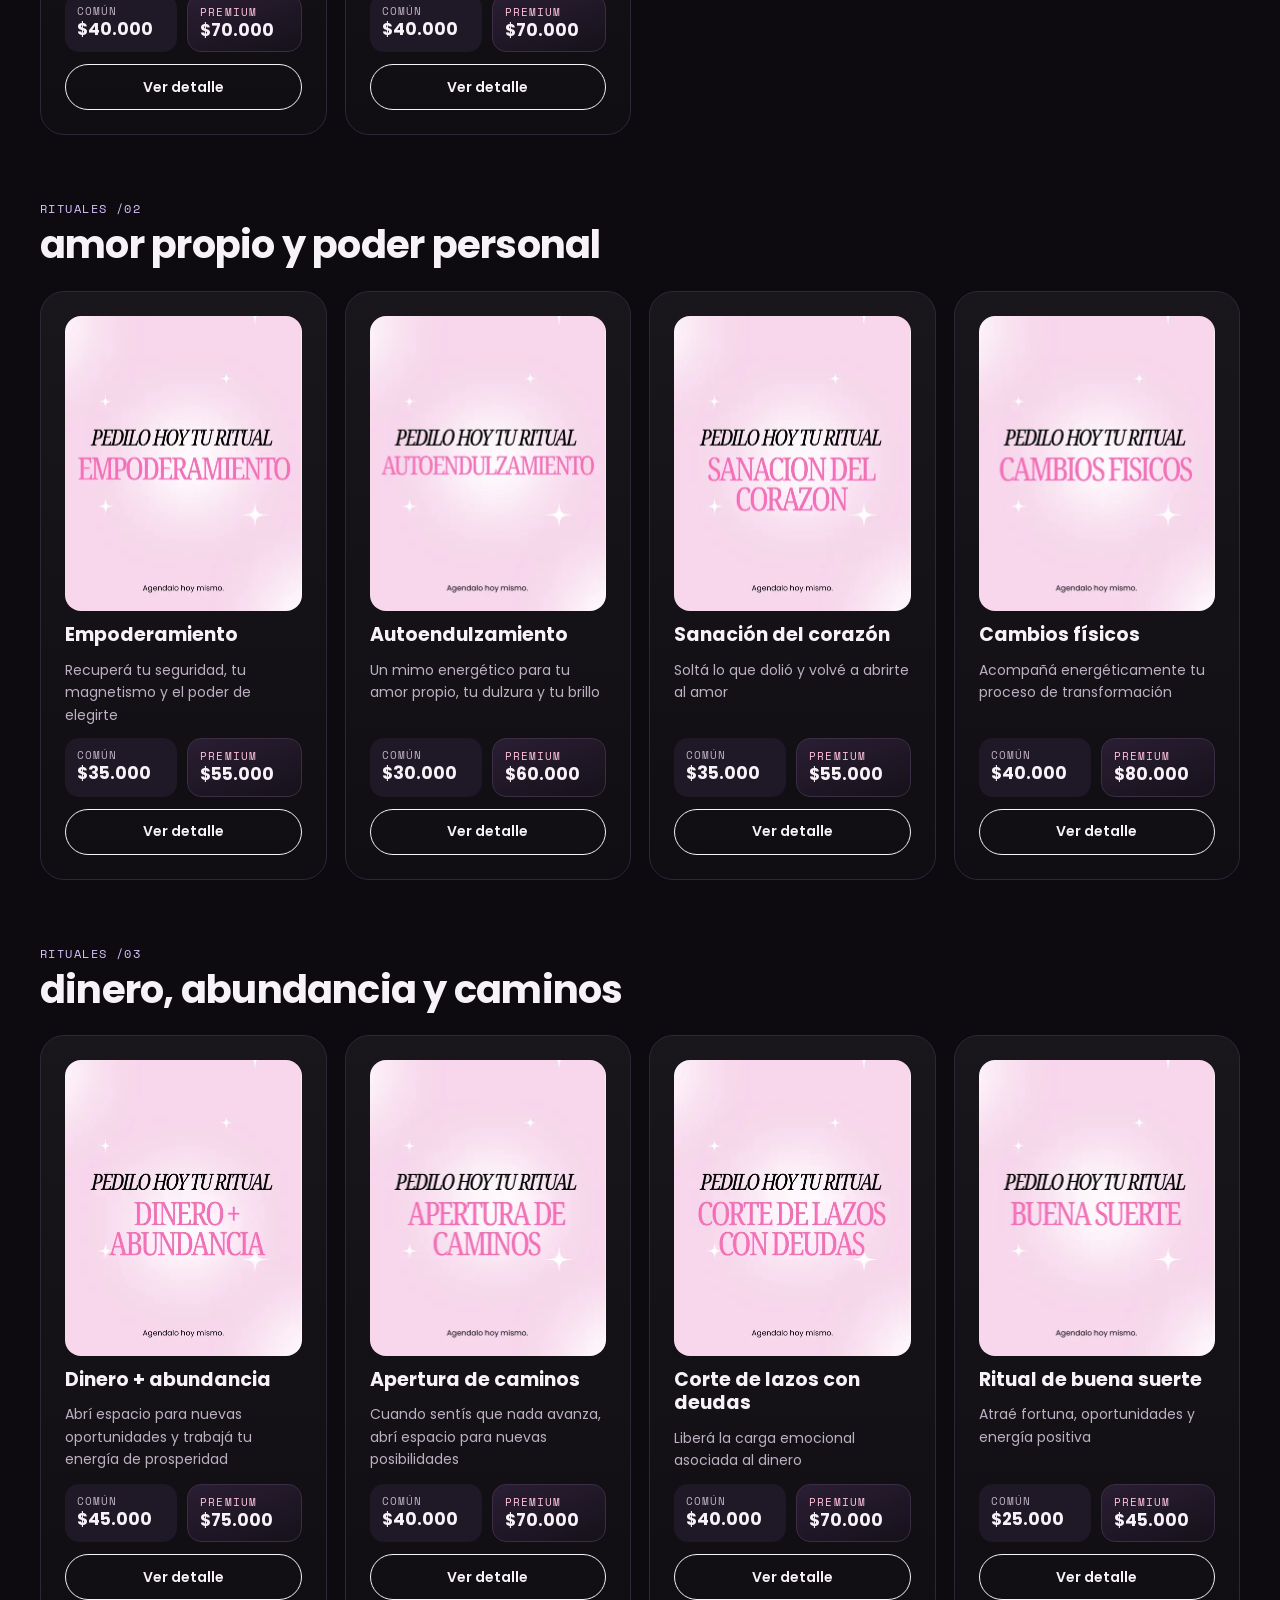
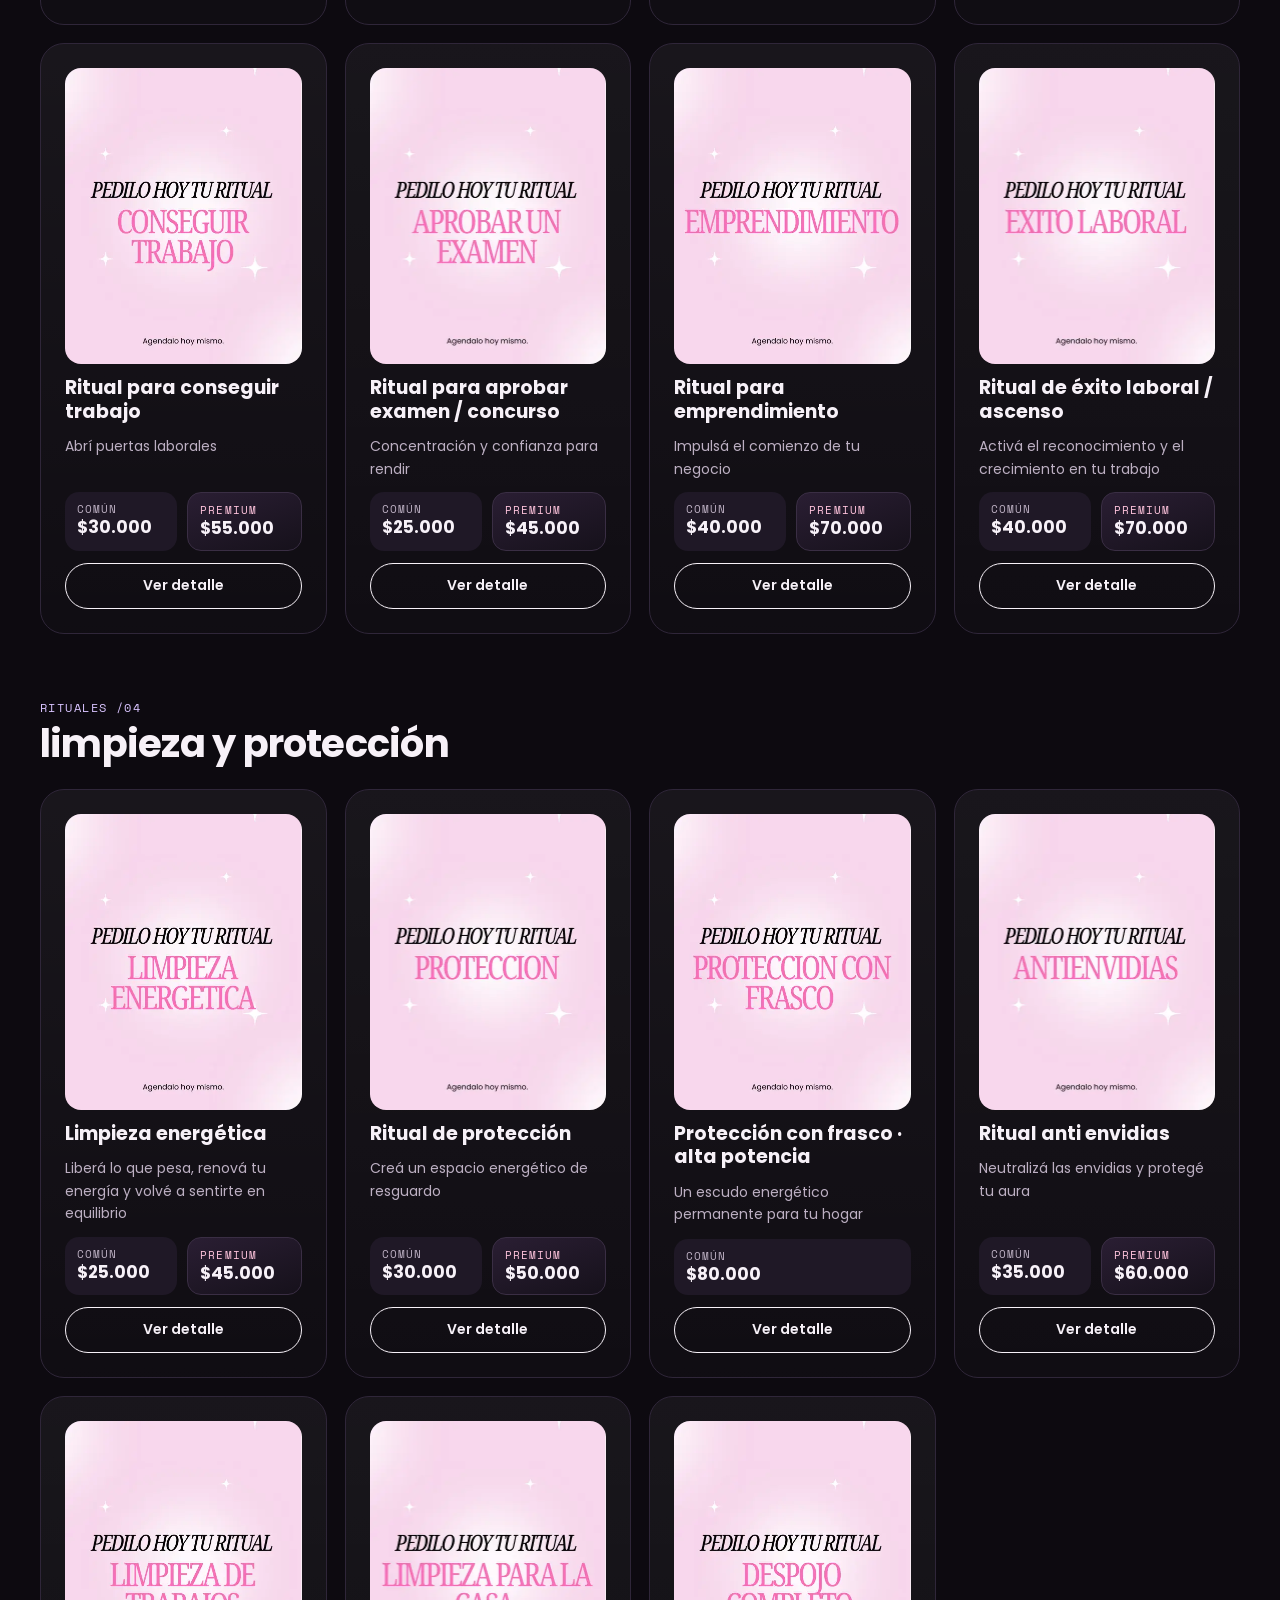
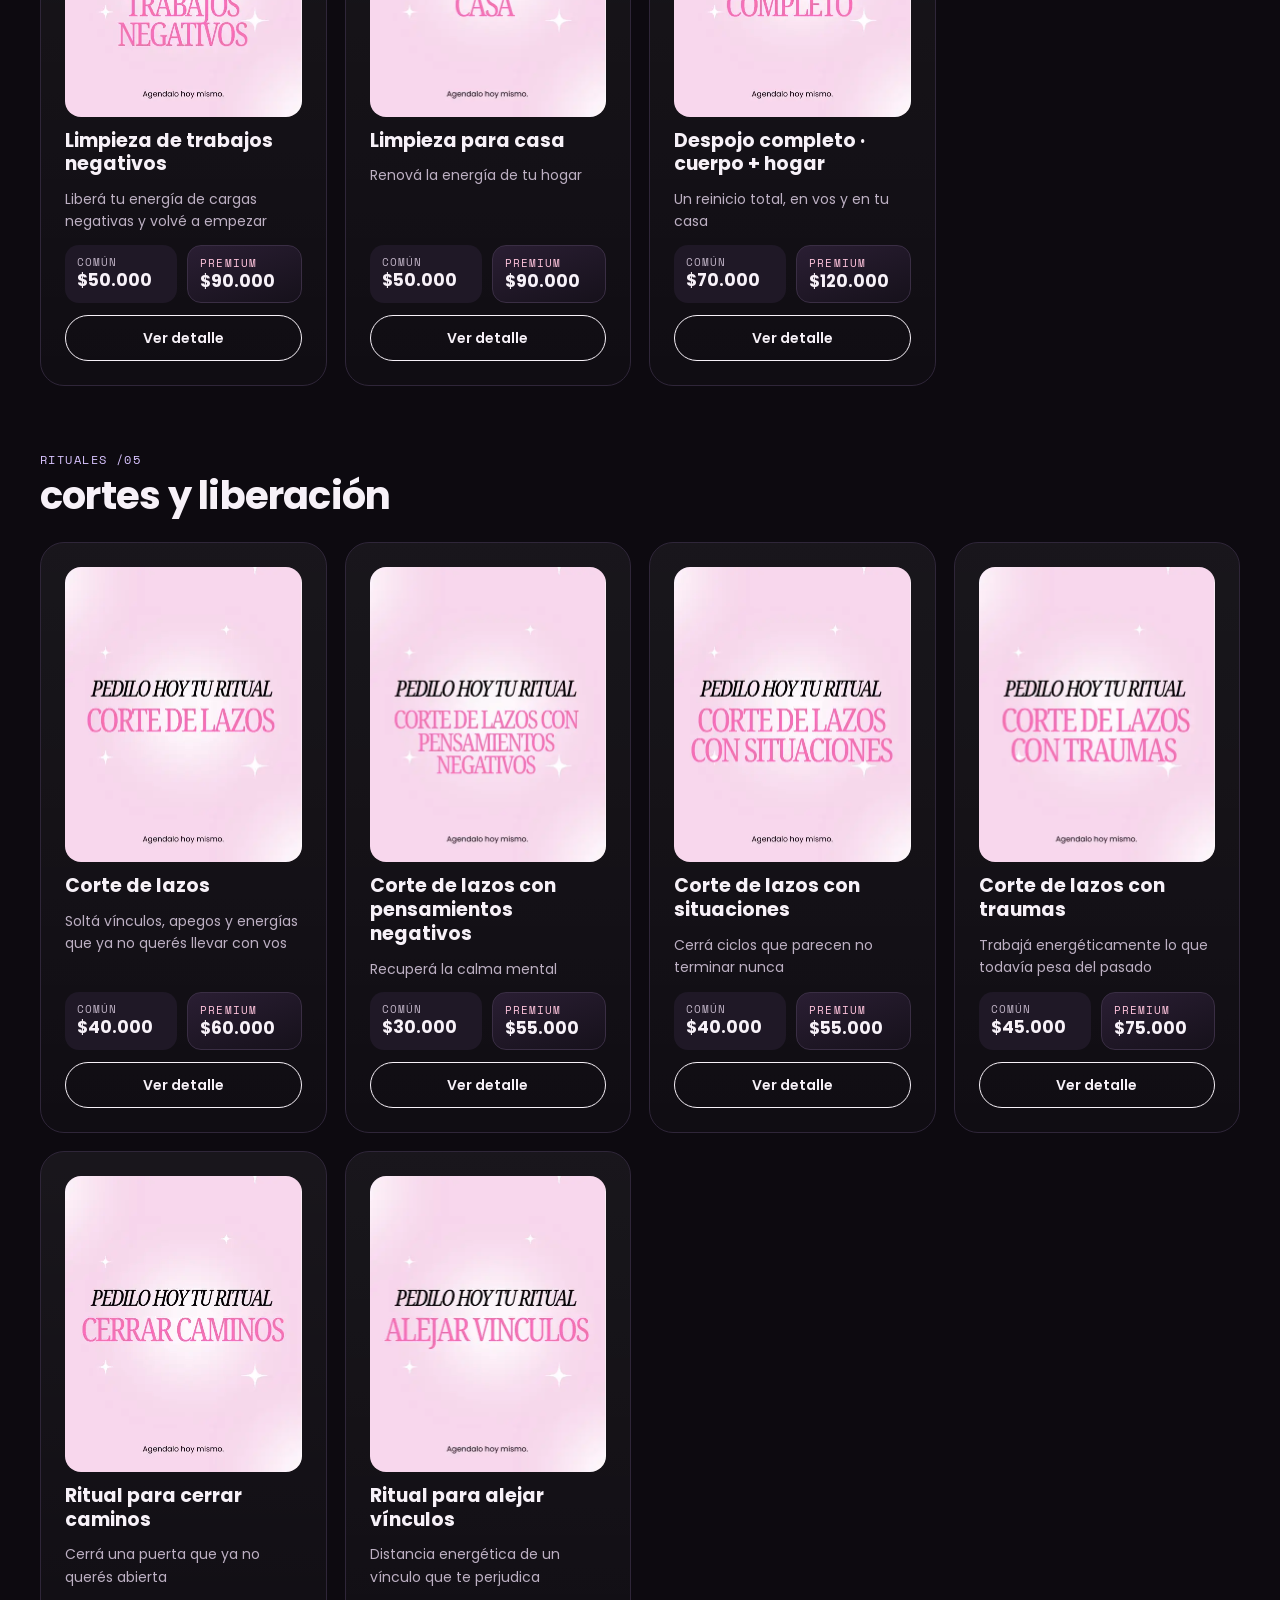
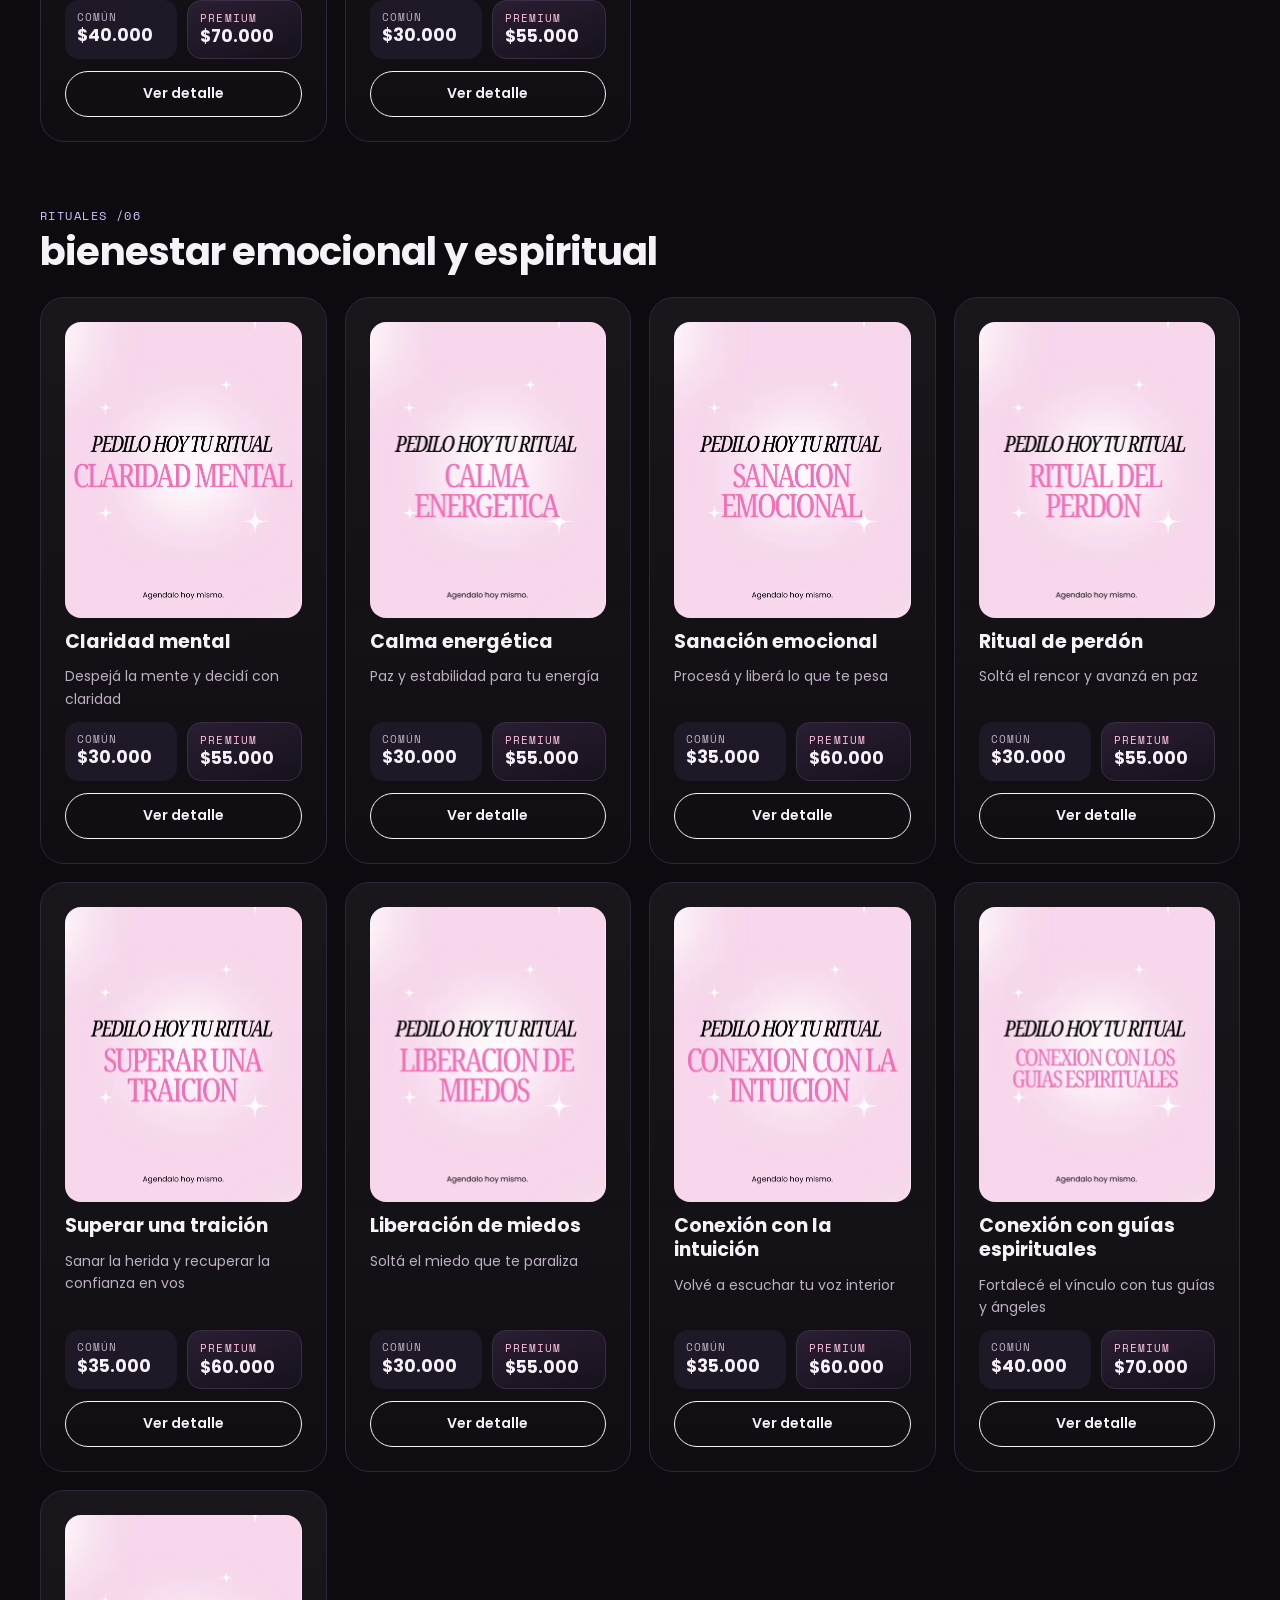
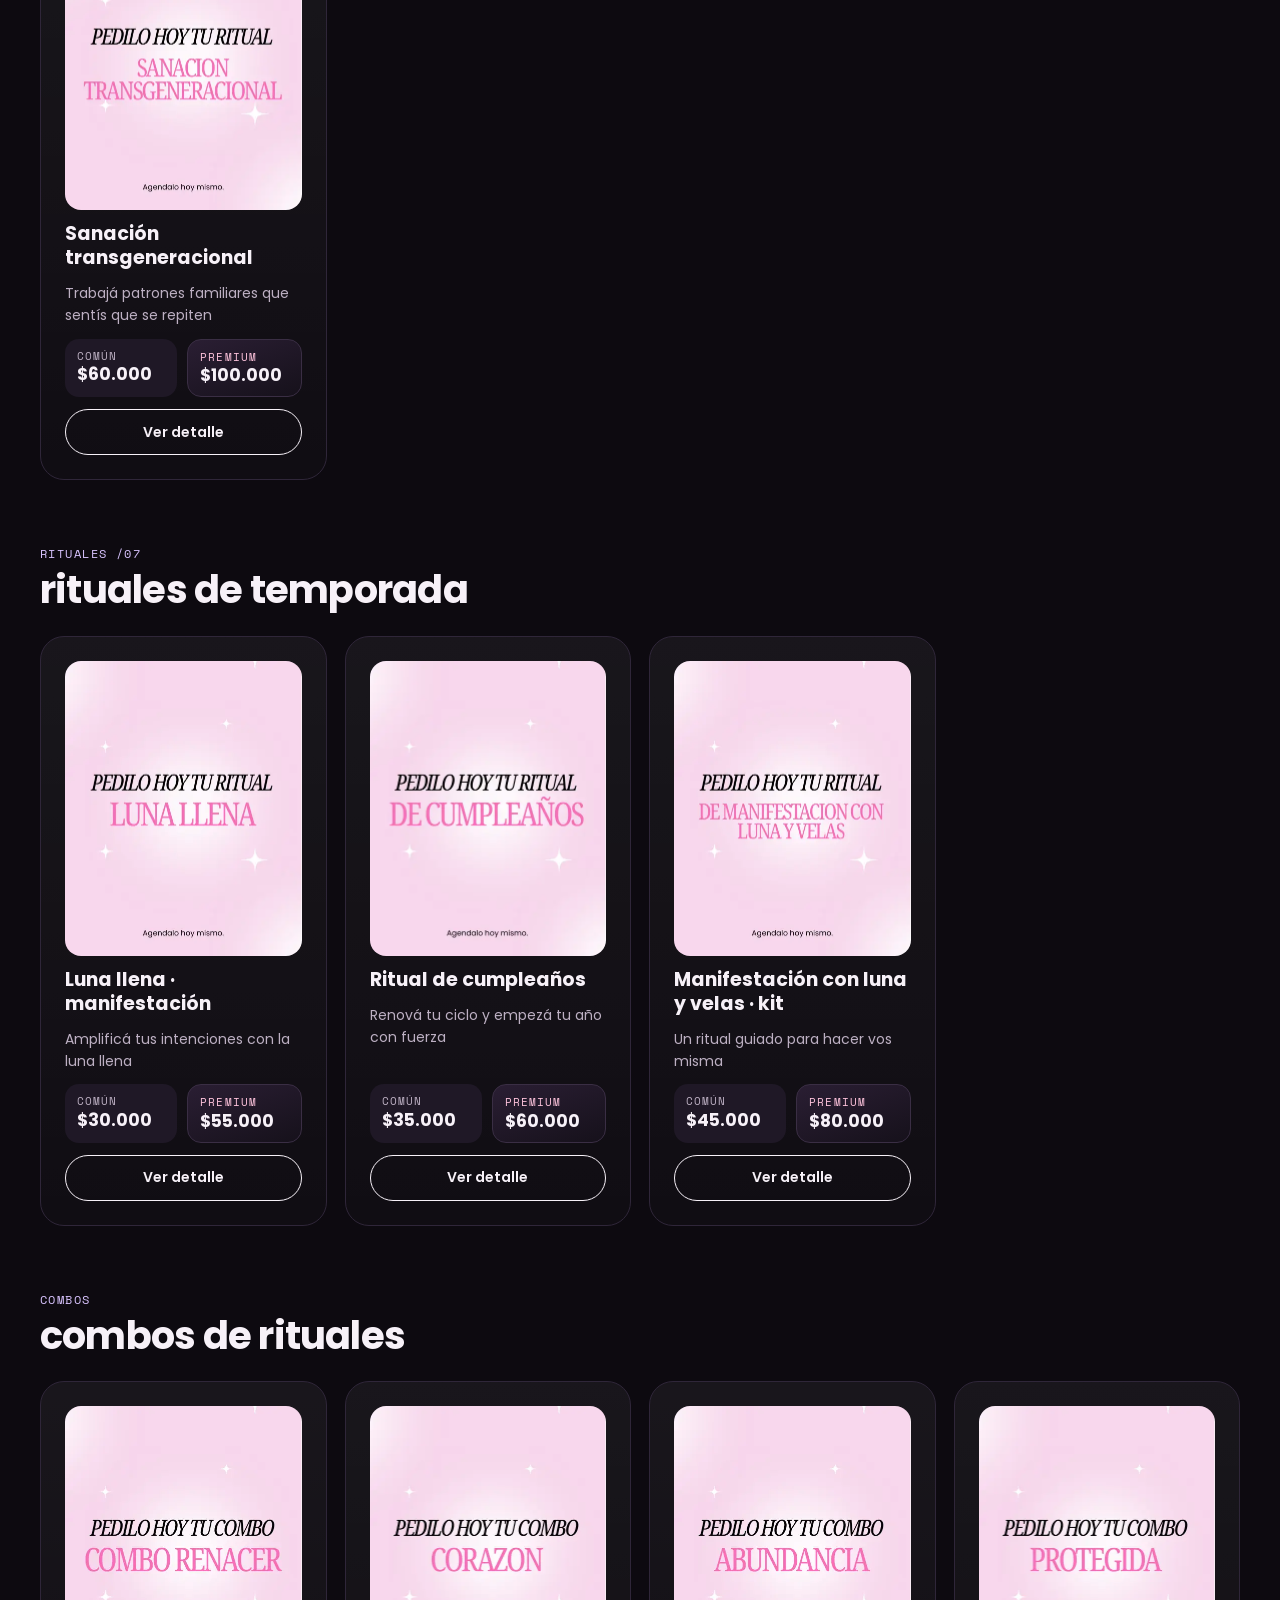
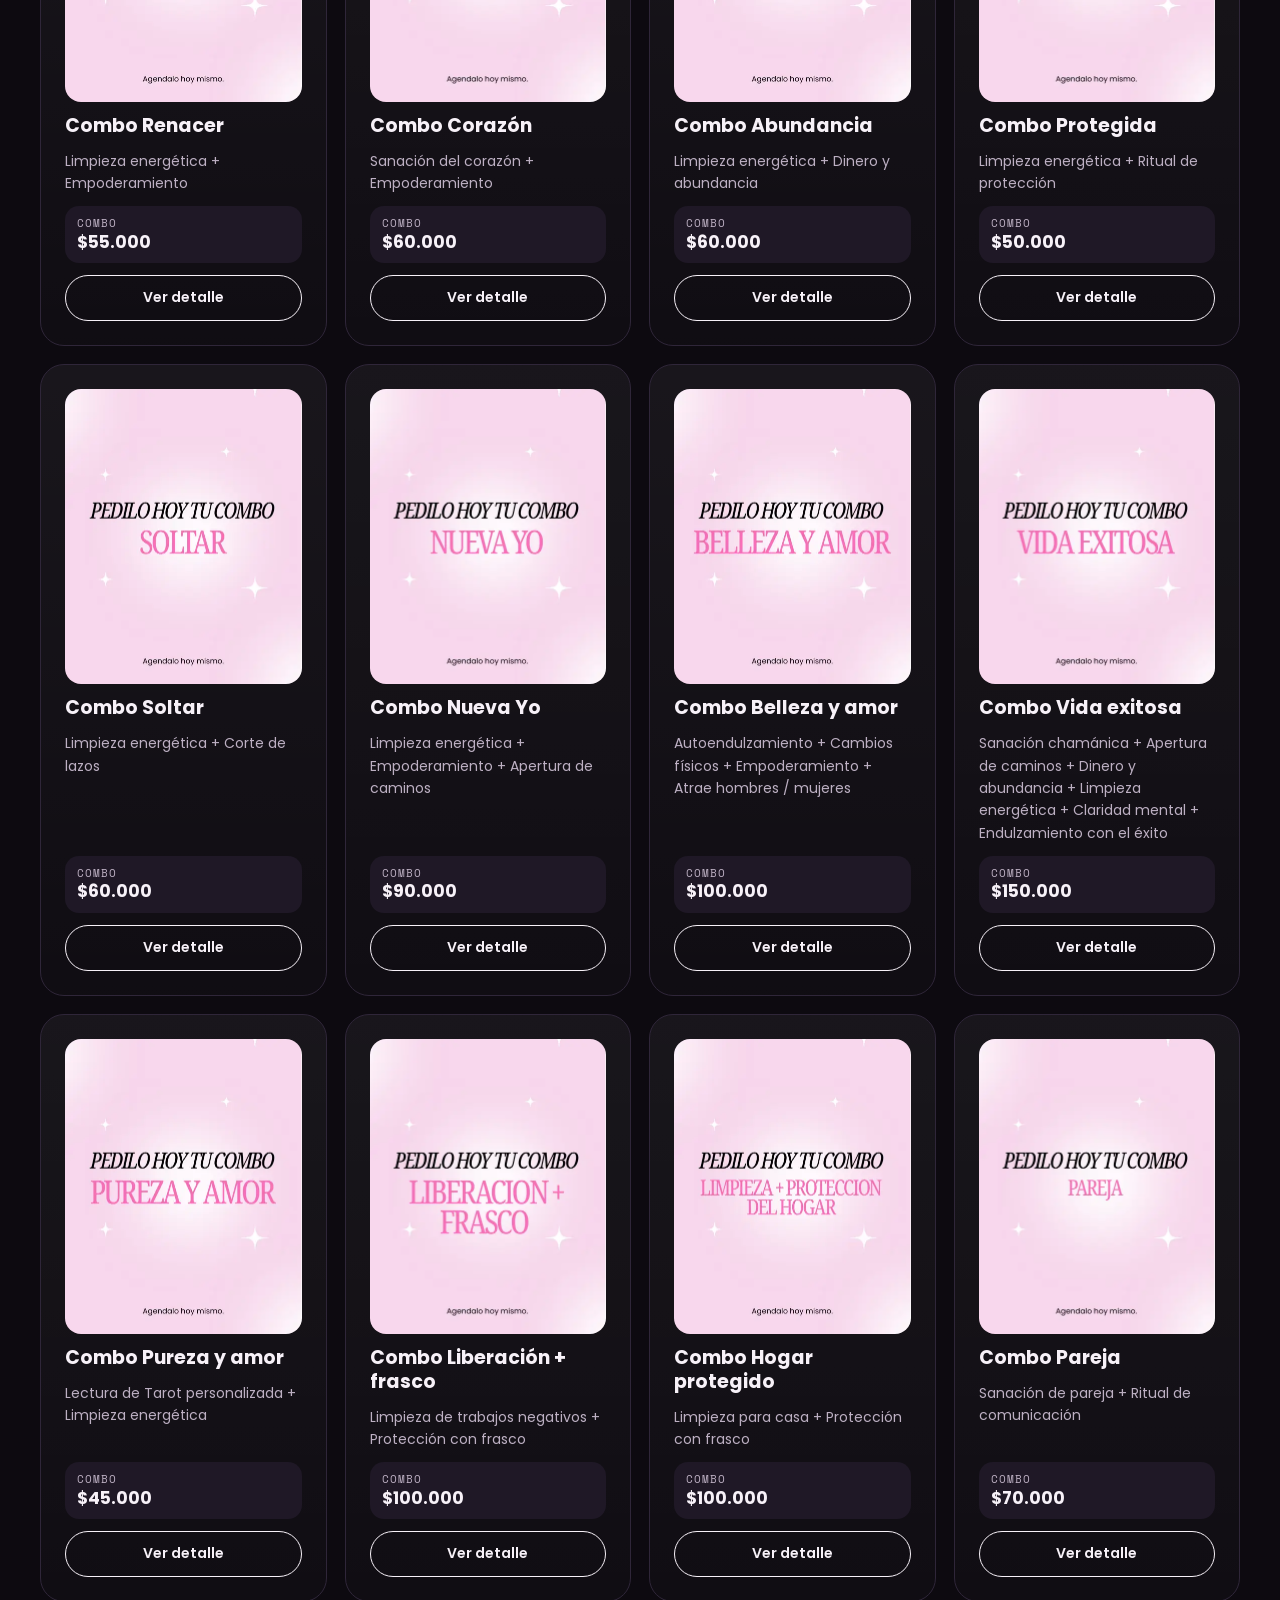
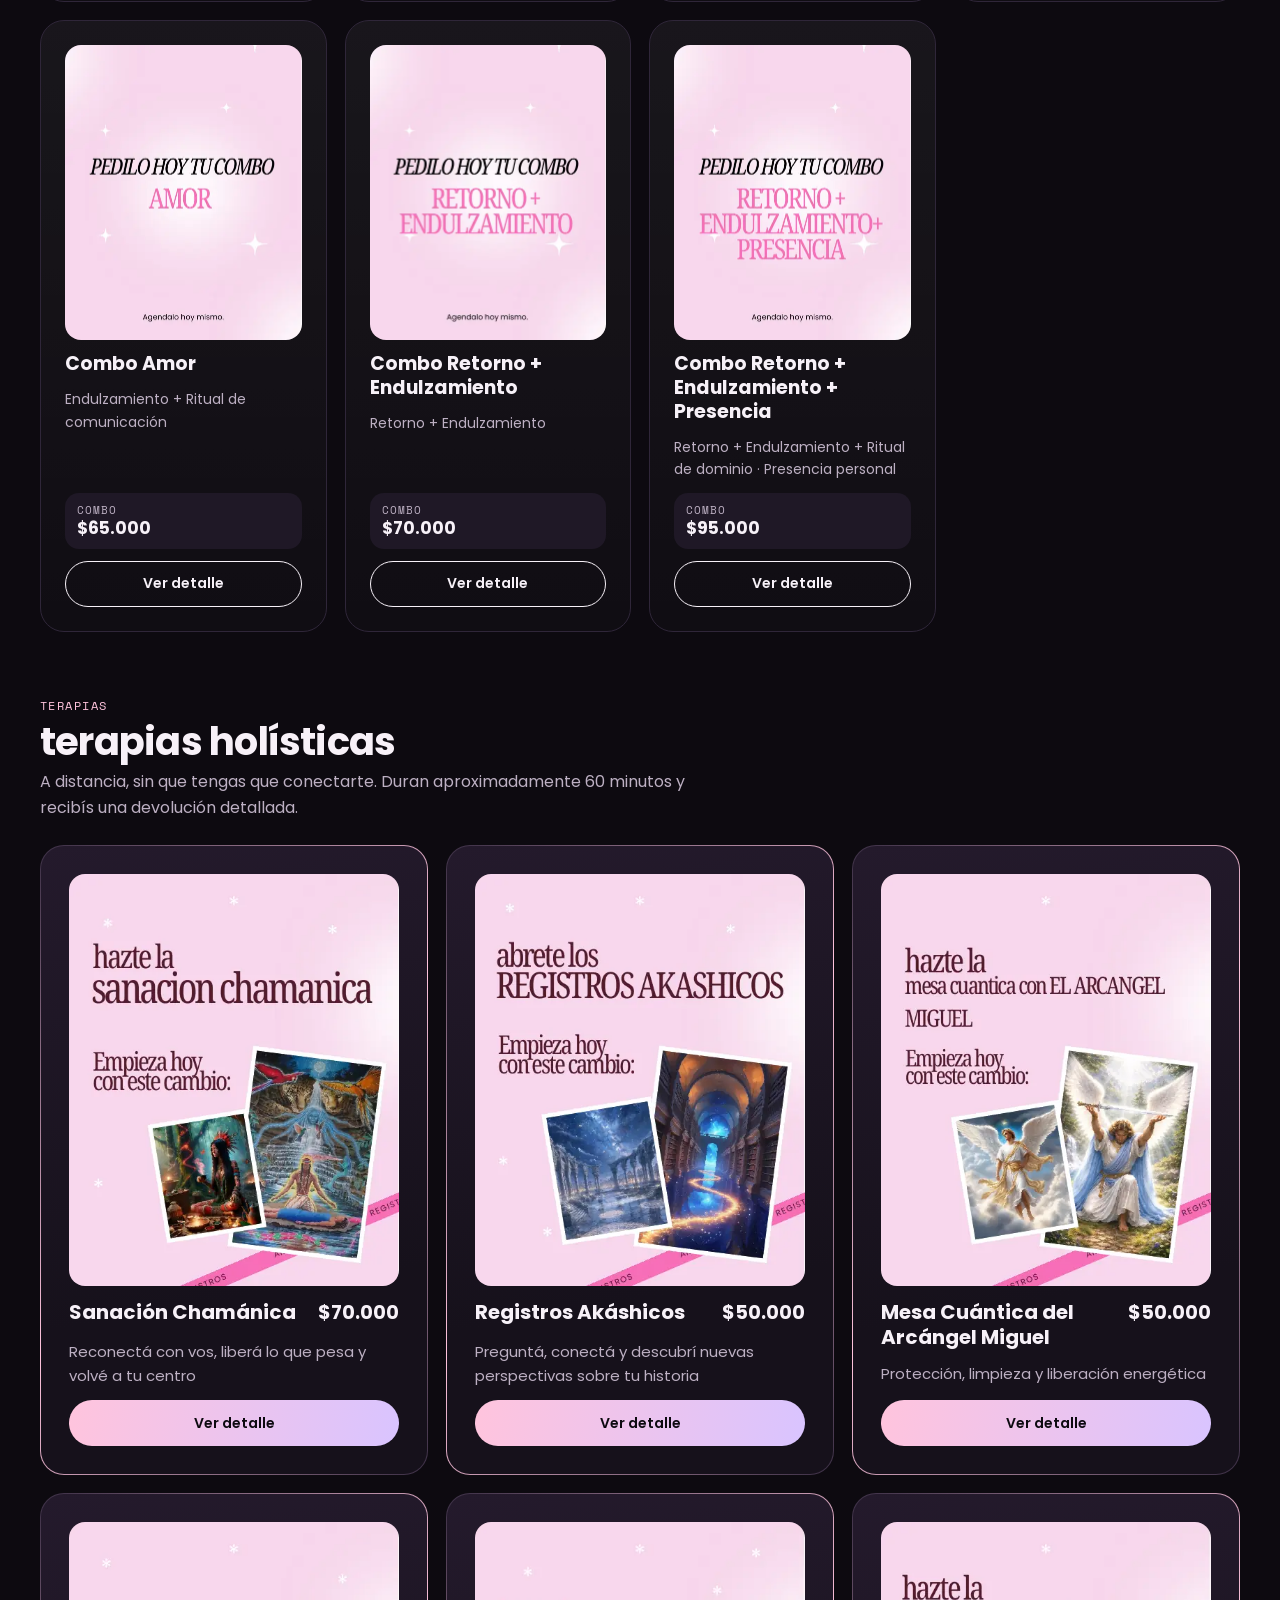
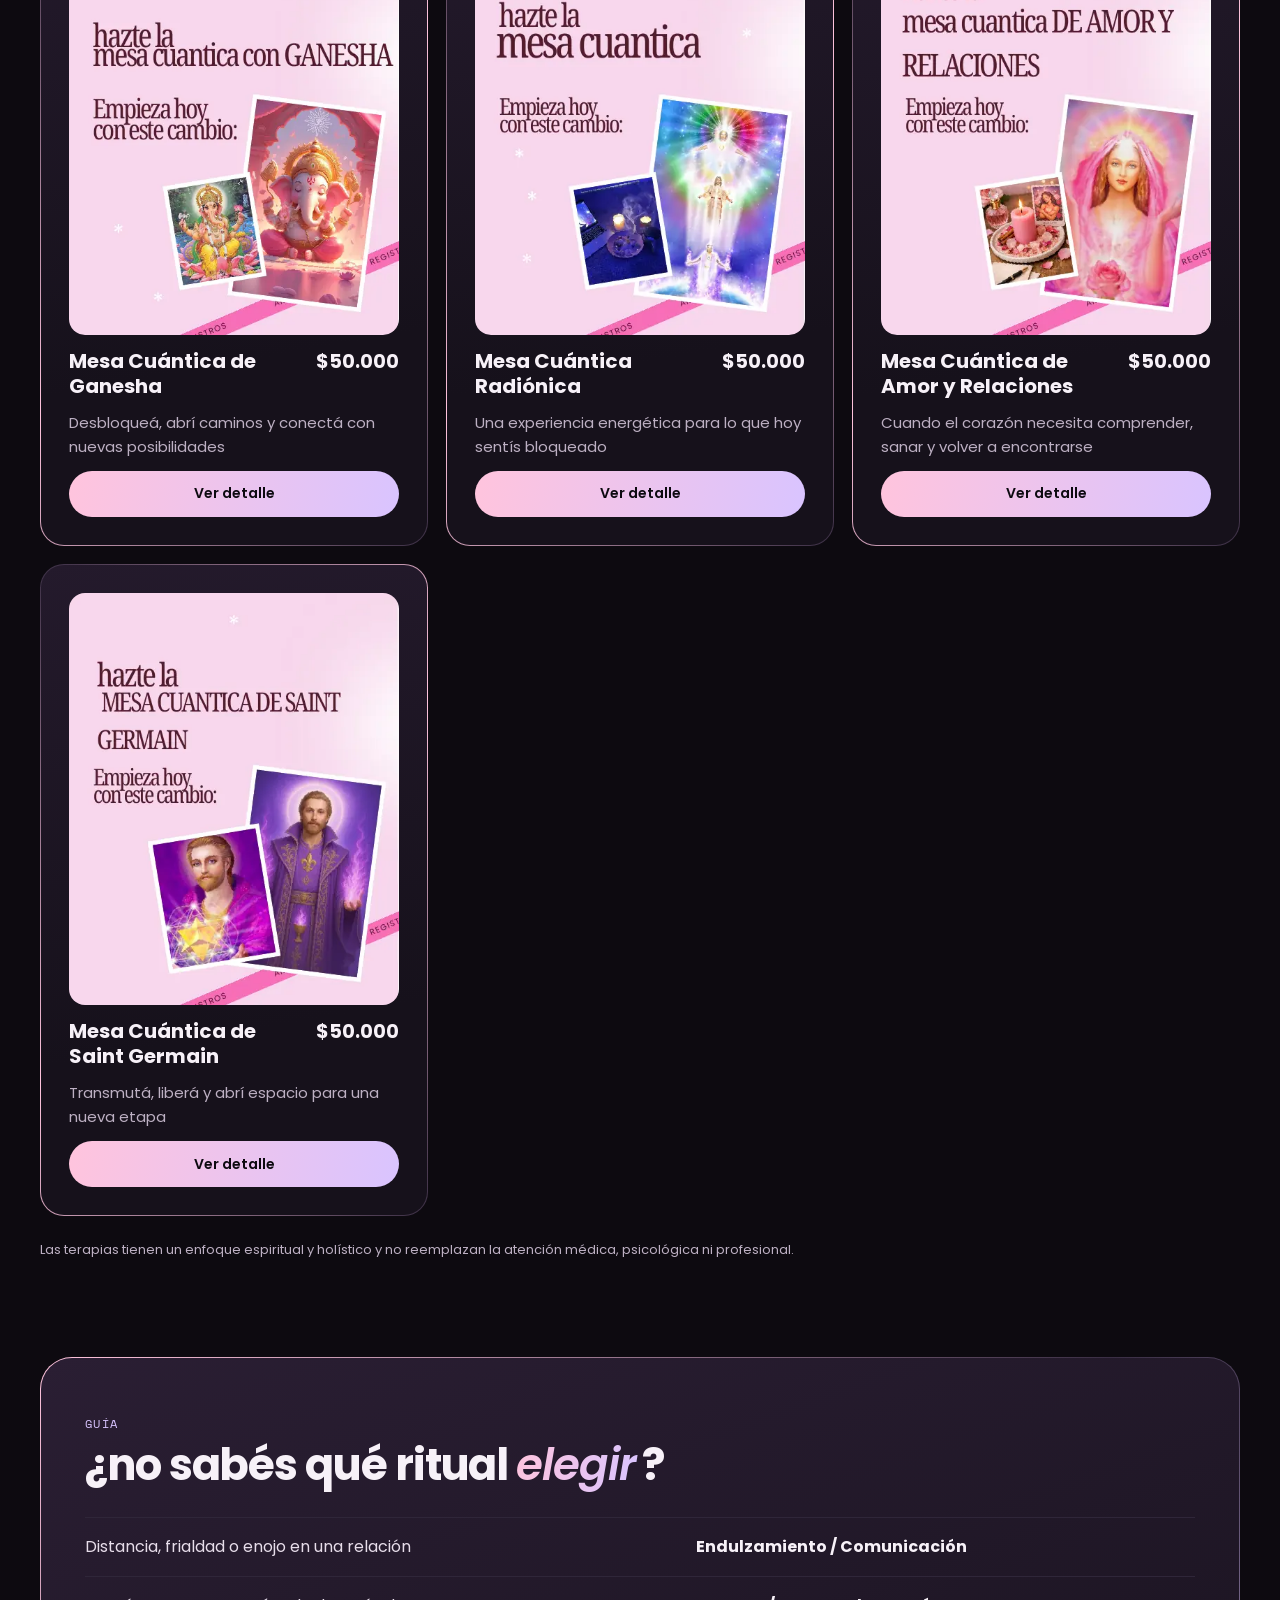
<file: catalogo.html>
<!doctype html>
<html lang="es">
<head>
<meta charset="utf-8">
<meta name="viewport" content="width=device-width, initial-scale=1">
<title>Catálogo · Rituales y terapias</title>
<link href="https://fonts.googleapis.com/css2?family=Poppins:ital,wght@0,400;0,500;0,600;0,700;1,600&amp;family=Space+Mono&amp;display=swap" rel="stylesheet">
<style>
body{margin:0;background:#0D0A10;color:#F7F1F8;font-family:'Poppins',system-ui,sans-serif}
a{color:#F7F1F8}a:hover{color:#FFC4DD}
@keyframes shimmer{0%{background-position:0% 50%}100%{background-position:200% 50%}}
@keyframes rise{from{opacity:0;transform:translateY(18px)}to{opacity:1;transform:none}}
@keyframes gridmove{from{background-position:0 0,0 0}to{background-position:56px 56px,56px 56px}}
@keyframes drawer{from{transform:translateX(40px);opacity:0}to{transform:none;opacity:1}}
@keyframes fade{from{opacity:0}to{opacity:1}}
.lift{transition:transform .8s cubic-bezier(.2,.7,.2,1),box-shadow .8s ease}
.lift:hover{transform:translateY(-6px);box-shadow:0 0 0 1px rgba(255,196,221,.4),0 24px 60px rgba(255,196,221,.16)}
@media (prefers-reduced-motion: reduce){*{animation:none !important;transition:none !important}}
</style>
<meta name="description" content="Rituales, combos y terapias holísticas: Registros Akáshicos, Sanación Chamánica y Mesas Cuánticas.">
<meta name="theme-color" content="#0D0A10">
<meta property="og:type" content="website">
<meta property="og:title" content="Espirituality">
<meta property="og:description" content="Rituales, combos y terapias holísticas: Registros Akáshicos, Sanación Chamánica y Mesas Cuánticas.">
<meta property="og:image" content="assets/og.jpg">
<meta name="twitter:card" content="summary_large_image">
<link rel="icon" href="assets/favicon.svg" type="image/svg+xml">
<link rel="preconnect" href="https://fonts.googleapis.com">
<link rel="preconnect" href="https://fonts.gstatic.com" crossorigin>
<link rel="stylesheet" href="assets/css/site.css">
</head>
<body>
<div style="width: 100%; background: #0D0A10; color: #F7F1F8; font-family: 'Poppins', system-ui, sans-serif; font-size: 16px; line-height: 1.6">

<header style="position: sticky; top: 0; z-index: 5; background: rgba(13,10,16,0.82); backdrop-filter: blur(14px); -webkit-backdrop-filter: blur(14px); border-bottom: 1px solid #2F2639">
<nav style="max-width: 1200px; margin: 0 auto; padding: 16px 24px; display: flex; flex-wrap: wrap; align-items: center; justify-content: space-between; gap: 16px">
<a href="index.html" style="font-style: italic; font-weight: 600; font-size: 24px; color: #F7F1F8; text-decoration: none">espirituality</a>
<div style="display: flex; flex-wrap: wrap; align-items: center; gap: 28px; font-size: 14px; font-weight: 500">
<a href="coaching.html" style="color: #F7F1F8; text-decoration: none">Coaching</a>
<a href="tienda.html" style="color: #F7F1F8; text-decoration: none">Cursos y ebooks</a>
<a href="catalogo.html" style="color: #FFC4DD; text-decoration: none">Rituales y terapias</a>
<a href="index.html" style="display: inline-flex; align-items: center; min-height: 44px; padding: 0 22px; border-radius: 999px; background: linear-gradient(100deg,#FFC4DD,#D9C4FF); color: #0D0A10; text-decoration: none; font-weight: 600">Contacto</a>
</div>
</nav>
</header>

<section style="padding: 72px 24px 80px; background-image: linear-gradient(rgba(255,255,255,0.035) 1px, transparent 1px), linear-gradient(90deg, rgba(255,255,255,0.035) 1px, transparent 1px); background-size: 56px 56px; animation: gridmove 40s linear infinite">
<div style="max-width: 1200px; margin: 0 auto; display: flex; flex-wrap: wrap; gap: 40px; align-items: flex-end; animation: rise .9s ease both">
<div style="flex: 999 1 520px; min-width: 0; display: flex; flex-direction: column; gap: 18px">
<span style="display: inline-flex; align-items: center; gap: 10px; align-self: flex-start; padding: 7px 16px; border: 1px solid #3A2E44; border-radius: 999px; background: rgba(255,255,255,0.03); font-family: 'Space Mono', monospace; font-size: 12px; letter-spacing: 0.12em; text-transform: uppercase; color: #E7DDEA"><span style="width: 7px; height: 7px; border-radius: 50%; background: #FFC4DD; box-shadow: 0 0 12px #FFC4DD"></span>A distancia</span>
<h1 style="margin: 0; font-weight: 700; font-size: clamp(38px, 5vw, 70px); line-height: 1.03; letter-spacing: -0.03em">rituales y terapias <em style="font-style: italic; font-weight: 600; background: linear-gradient(100deg,#FFC4DD,#D9C4FF,#FFC4DD); background-size: 200% auto; -webkit-background-clip: text; background-clip: text; color: transparent; animation: shimmer 7s linear infinite; padding-right: 6px">holísticas</em></h1>
<p style="margin: 0; max-width: 620px; font-size: 18px; color: #BDB0C3">Primero escucho qué estás viviendo y a partir de eso trabajo. Todo a distancia, sin que tengas que conectarte. Tocá cualquier ritual o terapia para ver todo el detalle.</p>
</div>
<div style="flex: 1 1 300px; min-width: 0; padding: 26px; border-radius: 24px; border: 1px solid #2F2639; background: linear-gradient(180deg, rgba(255,255,255,0.05), rgba(255,255,255,0.01)); display: flex; flex-direction: column; gap: 10px">
<span style="font-family: 'Space Mono', monospace; font-size: 12px; letter-spacing: 0.1em; text-transform: uppercase; color: #BDB0C3">Cada ritual incluye</span>
<span style="display: flex; gap: 12px"><span style="color: #FFC4DD">✦</span>Ritual personalizado</span>
<span style="display: flex; gap: 12px"><span style="color: #FFC4DD">✦</span>Lectura gratuita</span>
<span style="display: flex; gap: 12px"><span style="color: #FFC4DD">✦</span>Foto del ritual realizado</span>
<span style="display: flex; gap: 12px"><span style="color: #FFC4DD">✦</span>Devolución personalizada</span>
</div>
</div>
</section>

<div style="position: sticky; top: 76px; z-index: 2; background: rgba(13,10,16,0.88); backdrop-filter: blur(12px); -webkit-backdrop-filter: blur(12px); border-bottom: 1px solid #2F2639">
<div style="max-width: 1200px; margin: 0 auto; padding: 14px 24px; display: flex; flex-wrap: wrap; gap: 10px">

<button type="button" class="tab" data-action="{&quot;tab&quot;:&quot;todo&quot;}" style="min-height: 44px; padding: 0 18px; border-radius: 999px; border: 1px solid transparent; background: linear-gradient(100deg,#FFC4DD,#D9C4FF); color: #0D0A10; font: 600 14px Poppins, sans-serif; cursor: pointer">Todo</button>

<button type="button" class="tab" data-action="{&quot;tab&quot;:&quot;g0&quot;}" style="min-height: 44px; padding: 0 18px; border-radius: 999px; border: 1px solid #3A2E44; background: rgba(255,255,255,0.03); color: #F7F1F8; font: 500 14px Poppins, sans-serif; cursor: pointer">Amor</button>

<button type="button" class="tab" data-action="{&quot;tab&quot;:&quot;g1&quot;}" style="min-height: 44px; padding: 0 18px; border-radius: 999px; border: 1px solid #3A2E44; background: rgba(255,255,255,0.03); color: #F7F1F8; font: 500 14px Poppins, sans-serif; cursor: pointer">Amor propio</button>

<button type="button" class="tab" data-action="{&quot;tab&quot;:&quot;g2&quot;}" style="min-height: 44px; padding: 0 18px; border-radius: 999px; border: 1px solid #3A2E44; background: rgba(255,255,255,0.03); color: #F7F1F8; font: 500 14px Poppins, sans-serif; cursor: pointer">Dinero</button>

<button type="button" class="tab" data-action="{&quot;tab&quot;:&quot;g3&quot;}" style="min-height: 44px; padding: 0 18px; border-radius: 999px; border: 1px solid #3A2E44; background: rgba(255,255,255,0.03); color: #F7F1F8; font: 500 14px Poppins, sans-serif; cursor: pointer">Protección</button>

<button type="button" class="tab" data-action="{&quot;tab&quot;:&quot;g4&quot;}" style="min-height: 44px; padding: 0 18px; border-radius: 999px; border: 1px solid #3A2E44; background: rgba(255,255,255,0.03); color: #F7F1F8; font: 500 14px Poppins, sans-serif; cursor: pointer">Cortes</button>

<button type="button" class="tab" data-action="{&quot;tab&quot;:&quot;g5&quot;}" style="min-height: 44px; padding: 0 18px; border-radius: 999px; border: 1px solid #3A2E44; background: rgba(255,255,255,0.03); color: #F7F1F8; font: 500 14px Poppins, sans-serif; cursor: pointer">Bienestar</button>

<button type="button" class="tab" data-action="{&quot;tab&quot;:&quot;g6&quot;}" style="min-height: 44px; padding: 0 18px; border-radius: 999px; border: 1px solid #3A2E44; background: rgba(255,255,255,0.03); color: #F7F1F8; font: 500 14px Poppins, sans-serif; cursor: pointer">Temporada</button>

<button type="button" class="tab" data-action="{&quot;tab&quot;:&quot;combos&quot;}" style="min-height: 44px; padding: 0 18px; border-radius: 999px; border: 1px solid #3A2E44; background: rgba(255,255,255,0.03); color: #F7F1F8; font: 500 14px Poppins, sans-serif; cursor: pointer">Combos</button>

<button type="button" class="tab" data-action="{&quot;tab&quot;:&quot;terapias&quot;}" style="min-height: 44px; padding: 0 18px; border-radius: 999px; border: 1px solid #3A2E44; background: rgba(255,255,255,0.03); color: #F7F1F8; font: 500 14px Poppins, sans-serif; cursor: pointer">Terapias</button>

</div>
</div>

<section style="max-width: 1200px; margin: 0 auto; padding: 48px 24px 0">
<div style="display: flex; flex-wrap: wrap; gap: 16px; padding: 20px 24px; border-radius: 20px; border: 1px solid #2F2639; font-size: 15px; color: #E7DDEA">
<span style="flex: 1 1 260px"><strong style="color: #F7F1F8">Común:</strong> el ritual completo para tu situación.</span>
<span style="flex: 1 1 260px"><strong style="color: #FFC4DD">Premium:</strong> más carga energética, más duración y más intensidad.</span>
</div>
</section>



<section data-section="g0" style="max-width: 1200px; margin: 0 auto; padding: 56px 24px 8px; display: flex; flex-direction: column; gap: 24px">
<div style="display: flex; flex-direction: column; gap: 6px">
<span style="font-family: 'Space Mono', monospace; font-size: 12px; letter-spacing: 0.12em; text-transform: uppercase; color: #D9C4FF">Rituales /01</span>
<h2 style="margin: 0; font-weight: 700; font-size: clamp(26px, 3vw, 40px); line-height: 1.1; letter-spacing: -0.02em; text-transform: lowercase">Amor, pareja y atracción</h2>
</div>
<div style="display: grid; grid-template-columns: repeat(auto-fill, minmax(270px, 1fr)); gap: 18px">

<article class="lift" style="display: flex; flex-direction: column; gap: 12px; padding: 24px; border-radius: 24px; border: 1px solid #2F2639; background: linear-gradient(180deg, rgba(255,255,255,0.05), rgba(255,255,255,0.01))">
<img data-src="assets/img/productos/p001.webp" alt="Portada: Endulzamiento" loading="lazy" decoding="async" style="width: 100%; aspect-ratio: 4 / 5; object-fit: cover; border-radius: 16px; display: block; background: #1F1826">
<strong style="font-size: 19px; line-height: 1.25">Endulzamiento</strong>
<span style="font-size: 14px; color: #BDB0C3; flex-grow: 1">Suavizá las energías del vínculo y abrí espacio para el acercamiento</span>
<div style="display: flex; gap: 10px">
<span style="flex: 1; display: flex; flex-direction: column; padding: 10px 12px; border-radius: 14px; background: #1F1826; line-height: 1.3"><span style="font-family: 'Space Mono', monospace; font-size: 11px; letter-spacing: 0.1em; text-transform: uppercase; color: #BDB0C3">común</span><strong style="font-size: 17px">$35.000</strong></span>
<span style="flex: 1; display: flex; flex-direction: column; padding: 10px 12px; border-radius: 14px; border: 1px solid #3A2E44; background: linear-gradient(160deg,#2A1E33,#16111B); line-height: 1.3"><span style="font-family: 'Space Mono', monospace; font-size: 11px; letter-spacing: 0.1em; text-transform: uppercase; color: #FFC4DD">premium</span><strong style="font-size: 17px">$55.000</strong></span>
</div>
<button type="button" data-detail="0" style="min-height: 46px; border-radius: 999px; border: 1px solid #F7F1F8; background: transparent; color: #F7F1F8; font: 600 14px Poppins, sans-serif; cursor: pointer">Ver detalle</button>
</article>

<article class="lift" style="display: flex; flex-direction: column; gap: 12px; padding: 24px; border-radius: 24px; border: 1px solid #2F2639; background: linear-gradient(180deg, rgba(255,255,255,0.05), rgba(255,255,255,0.01))">
<img data-src="assets/img/productos/p002.webp" alt="Portada: Unión de pareja" loading="lazy" decoding="async" style="width: 100%; aspect-ratio: 4 / 5; object-fit: cover; border-radius: 16px; display: block; background: #1F1826">
<strong style="font-size: 19px; line-height: 1.25">Unión de pareja</strong>
<span style="font-size: 14px; color: #BDB0C3; flex-grow: 1">Fortalecé el vínculo y trabajá energéticamente el compromiso</span>
<div style="display: flex; gap: 10px">
<span style="flex: 1; display: flex; flex-direction: column; padding: 10px 12px; border-radius: 14px; background: #1F1826; line-height: 1.3"><span style="font-family: 'Space Mono', monospace; font-size: 11px; letter-spacing: 0.1em; text-transform: uppercase; color: #BDB0C3">común</span><strong style="font-size: 17px">$45.000</strong></span>
<span style="flex: 1; display: flex; flex-direction: column; padding: 10px 12px; border-radius: 14px; border: 1px solid #3A2E44; background: linear-gradient(160deg,#2A1E33,#16111B); line-height: 1.3"><span style="font-family: 'Space Mono', monospace; font-size: 11px; letter-spacing: 0.1em; text-transform: uppercase; color: #FFC4DD">premium</span><strong style="font-size: 17px">$55.000</strong></span>
</div>
<button type="button" data-detail="1" style="min-height: 46px; border-radius: 999px; border: 1px solid #F7F1F8; background: transparent; color: #F7F1F8; font: 600 14px Poppins, sans-serif; cursor: pointer">Ver detalle</button>
</article>

<article class="lift" style="display: flex; flex-direction: column; gap: 12px; padding: 24px; border-radius: 24px; border: 1px solid #2F2639; background: linear-gradient(180deg, rgba(255,255,255,0.05), rgba(255,255,255,0.01))">
<img data-src="assets/img/productos/p003.webp" alt="Portada: Reconciliación de pareja" loading="lazy" decoding="async" style="width: 100%; aspect-ratio: 4 / 5; object-fit: cover; border-radius: 16px; display: block; background: #1F1826">
<strong style="font-size: 19px; line-height: 1.25">Reconciliación de pareja</strong>
<span style="font-size: 14px; color: #BDB0C3; flex-grow: 1">Cuando todavía existe amor, pero el orgullo, el enojo o el dolor se interpusieron</span>
<div style="display: flex; gap: 10px">
<span style="flex: 1; display: flex; flex-direction: column; padding: 10px 12px; border-radius: 14px; background: #1F1826; line-height: 1.3"><span style="font-family: 'Space Mono', monospace; font-size: 11px; letter-spacing: 0.1em; text-transform: uppercase; color: #BDB0C3">común</span><strong style="font-size: 17px">$45.000</strong></span>
<span style="flex: 1; display: flex; flex-direction: column; padding: 10px 12px; border-radius: 14px; border: 1px solid #3A2E44; background: linear-gradient(160deg,#2A1E33,#16111B); line-height: 1.3"><span style="font-family: 'Space Mono', monospace; font-size: 11px; letter-spacing: 0.1em; text-transform: uppercase; color: #FFC4DD">premium</span><strong style="font-size: 17px">$55.000</strong></span>
</div>
<button type="button" data-detail="2" style="min-height: 46px; border-radius: 999px; border: 1px solid #F7F1F8; background: transparent; color: #F7F1F8; font: 600 14px Poppins, sans-serif; cursor: pointer">Ver detalle</button>
</article>

<article class="lift" style="display: flex; flex-direction: column; gap: 12px; padding: 24px; border-radius: 24px; border: 1px solid #2F2639; background: linear-gradient(180deg, rgba(255,255,255,0.05), rgba(255,255,255,0.01))">
<img data-src="assets/img/productos/p012.webp" alt="Portada: Retorno · Ritual para que vuelva" loading="lazy" decoding="async" style="width: 100%; aspect-ratio: 4 / 5; object-fit: cover; border-radius: 16px; display: block; background: #1F1826">
<strong style="font-size: 19px; line-height: 1.25">Retorno · Ritual para que vuelva</strong>
<span style="font-size: 14px; color: #BDB0C3; flex-grow: 1">Trabajá energéticamente un vínculo que todavía querés recuperar</span>
<div style="display: flex; gap: 10px">
<span style="flex: 1; display: flex; flex-direction: column; padding: 10px 12px; border-radius: 14px; background: #1F1826; line-height: 1.3"><span style="font-family: 'Space Mono', monospace; font-size: 11px; letter-spacing: 0.1em; text-transform: uppercase; color: #BDB0C3">común</span><strong style="font-size: 17px">$50.000</strong></span>
<span style="flex: 1; display: flex; flex-direction: column; padding: 10px 12px; border-radius: 14px; border: 1px solid #3A2E44; background: linear-gradient(160deg,#2A1E33,#16111B); line-height: 1.3"><span style="font-family: 'Space Mono', monospace; font-size: 11px; letter-spacing: 0.1em; text-transform: uppercase; color: #FFC4DD">premium</span><strong style="font-size: 17px">$65.000</strong></span>
</div>
<button type="button" data-detail="3" style="min-height: 46px; border-radius: 999px; border: 1px solid #F7F1F8; background: transparent; color: #F7F1F8; font: 600 14px Poppins, sans-serif; cursor: pointer">Ver detalle</button>
</article>

<article class="lift" style="display: flex; flex-direction: column; gap: 12px; padding: 24px; border-radius: 24px; border: 1px solid #2F2639; background: linear-gradient(180deg, rgba(255,255,255,0.05), rgba(255,255,255,0.01))">
<img data-src="assets/img/productos/p013.webp" alt="Portada: Retorno de Jazmín" loading="lazy" decoding="async" style="width: 100%; aspect-ratio: 4 / 5; object-fit: cover; border-radius: 16px; display: block; background: #1F1826">
<strong style="font-size: 19px; line-height: 1.25">Retorno de Jazmín</strong>
<span style="font-size: 14px; color: #BDB0C3; flex-grow: 1">Un ritual tradicional para trabajar energías de retorno, amor y acercamiento</span>
<div style="display: flex; gap: 10px">
<span style="flex: 1; display: flex; flex-direction: column; padding: 10px 12px; border-radius: 14px; background: #1F1826; line-height: 1.3"><span style="font-family: 'Space Mono', monospace; font-size: 11px; letter-spacing: 0.1em; text-transform: uppercase; color: #BDB0C3">común</span><strong style="font-size: 17px">$50.000</strong></span>
<span style="flex: 1; display: flex; flex-direction: column; padding: 10px 12px; border-radius: 14px; border: 1px solid #3A2E44; background: linear-gradient(160deg,#2A1E33,#16111B); line-height: 1.3"><span style="font-family: 'Space Mono', monospace; font-size: 11px; letter-spacing: 0.1em; text-transform: uppercase; color: #FFC4DD">premium</span><strong style="font-size: 17px">$85.000</strong></span>
</div>
<button type="button" data-detail="4" style="min-height: 46px; border-radius: 999px; border: 1px solid #F7F1F8; background: transparent; color: #F7F1F8; font: 600 14px Poppins, sans-serif; cursor: pointer">Ver detalle</button>
</article>

<article class="lift" style="display: flex; flex-direction: column; gap: 12px; padding: 24px; border-radius: 24px; border: 1px solid #2F2639; background: linear-gradient(180deg, rgba(255,255,255,0.05), rgba(255,255,255,0.01))">
<img data-src="assets/img/productos/p016.webp" alt="Portada: Atraer a tu pareja" loading="lazy" decoding="async" style="width: 100%; aspect-ratio: 4 / 5; object-fit: cover; border-radius: 16px; display: block; background: #1F1826">
<strong style="font-size: 19px; line-height: 1.25">Atraer a tu pareja</strong>
<span style="font-size: 14px; color: #BDB0C3; flex-grow: 1">Abrite al amor y trabajá la energía de atracción</span>
<div style="display: flex; gap: 10px">
<span style="flex: 1; display: flex; flex-direction: column; padding: 10px 12px; border-radius: 14px; background: #1F1826; line-height: 1.3"><span style="font-family: 'Space Mono', monospace; font-size: 11px; letter-spacing: 0.1em; text-transform: uppercase; color: #BDB0C3">común</span><strong style="font-size: 17px">$45.000</strong></span>
<span style="flex: 1; display: flex; flex-direction: column; padding: 10px 12px; border-radius: 14px; border: 1px solid #3A2E44; background: linear-gradient(160deg,#2A1E33,#16111B); line-height: 1.3"><span style="font-family: 'Space Mono', monospace; font-size: 11px; letter-spacing: 0.1em; text-transform: uppercase; color: #FFC4DD">premium</span><strong style="font-size: 17px">$55.000</strong></span>
</div>
<button type="button" data-detail="5" style="min-height: 46px; border-radius: 999px; border: 1px solid #F7F1F8; background: transparent; color: #F7F1F8; font: 600 14px Poppins, sans-serif; cursor: pointer">Ver detalle</button>
</article>

<article class="lift" style="display: flex; flex-direction: column; gap: 12px; padding: 24px; border-radius: 24px; border: 1px solid #2F2639; background: linear-gradient(180deg, rgba(255,255,255,0.05), rgba(255,255,255,0.01))">
<img data-src="assets/img/productos/p017.webp" alt="Portada: Atrae hombres / mujeres" loading="lazy" decoding="async" style="width: 100%; aspect-ratio: 4 / 5; object-fit: cover; border-radius: 16px; display: block; background: #1F1826">
<strong style="font-size: 19px; line-height: 1.25">Atrae hombres / mujeres</strong>
<span style="font-size: 14px; color: #BDB0C3; flex-grow: 1">Potenciá tu magnetismo y abrí nuevas posibilidades amorosas</span>
<div style="display: flex; gap: 10px">
<span style="flex: 1; display: flex; flex-direction: column; padding: 10px 12px; border-radius: 14px; background: #1F1826; line-height: 1.3"><span style="font-family: 'Space Mono', monospace; font-size: 11px; letter-spacing: 0.1em; text-transform: uppercase; color: #BDB0C3">común</span><strong style="font-size: 17px">$40.000</strong></span>
<span style="flex: 1; display: flex; flex-direction: column; padding: 10px 12px; border-radius: 14px; border: 1px solid #3A2E44; background: linear-gradient(160deg,#2A1E33,#16111B); line-height: 1.3"><span style="font-family: 'Space Mono', monospace; font-size: 11px; letter-spacing: 0.1em; text-transform: uppercase; color: #FFC4DD">premium</span><strong style="font-size: 17px">$55.000</strong></span>
</div>
<button type="button" data-detail="6" style="min-height: 46px; border-radius: 999px; border: 1px solid #F7F1F8; background: transparent; color: #F7F1F8; font: 600 14px Poppins, sans-serif; cursor: pointer">Ver detalle</button>
</article>

<article class="lift" style="display: flex; flex-direction: column; gap: 12px; padding: 24px; border-radius: 24px; border: 1px solid #2F2639; background: linear-gradient(180deg, rgba(255,255,255,0.05), rgba(255,255,255,0.01))">
<img data-src="assets/img/productos/p018.webp" alt="Portada: Sanación de pareja" loading="lazy" decoding="async" style="width: 100%; aspect-ratio: 4 / 5; object-fit: cover; border-radius: 16px; display: block; background: #1F1826">
<strong style="font-size: 19px; line-height: 1.25">Sanación de pareja</strong>
<span style="font-size: 14px; color: #BDB0C3; flex-grow: 1">Sanar el vínculo, liberar heridas y recuperar la armonía</span>
<div style="display: flex; gap: 10px">
<span style="flex: 1; display: flex; flex-direction: column; padding: 10px 12px; border-radius: 14px; background: #1F1826; line-height: 1.3"><span style="font-family: 'Space Mono', monospace; font-size: 11px; letter-spacing: 0.1em; text-transform: uppercase; color: #BDB0C3">común</span><strong style="font-size: 17px">$45.000</strong></span>
<span style="flex: 1; display: flex; flex-direction: column; padding: 10px 12px; border-radius: 14px; border: 1px solid #3A2E44; background: linear-gradient(160deg,#2A1E33,#16111B); line-height: 1.3"><span style="font-family: 'Space Mono', monospace; font-size: 11px; letter-spacing: 0.1em; text-transform: uppercase; color: #FFC4DD">premium</span><strong style="font-size: 17px">$75.000</strong></span>
</div>
<button type="button" data-detail="7" style="min-height: 46px; border-radius: 999px; border: 1px solid #F7F1F8; background: transparent; color: #F7F1F8; font: 600 14px Poppins, sans-serif; cursor: pointer">Ver detalle</button>
</article>

<article class="lift" style="display: flex; flex-direction: column; gap: 12px; padding: 24px; border-radius: 24px; border: 1px solid #2F2639; background: linear-gradient(180deg, rgba(255,255,255,0.05), rgba(255,255,255,0.01))">
<img data-src="assets/img/productos/p019.webp" alt="Portada: Ritual de comunicación" loading="lazy" decoding="async" style="width: 100%; aspect-ratio: 4 / 5; object-fit: cover; border-radius: 16px; display: block; background: #1F1826">
<strong style="font-size: 19px; line-height: 1.25">Ritual de comunicación</strong>
<span style="font-size: 14px; color: #BDB0C3; flex-grow: 1">Cuando hablarse se volvió difícil, trabajamos la energía del diálogo</span>
<div style="display: flex; gap: 10px">
<span style="flex: 1; display: flex; flex-direction: column; padding: 10px 12px; border-radius: 14px; background: #1F1826; line-height: 1.3"><span style="font-family: 'Space Mono', monospace; font-size: 11px; letter-spacing: 0.1em; text-transform: uppercase; color: #BDB0C3">común</span><strong style="font-size: 17px">$35.000</strong></span>
<span style="flex: 1; display: flex; flex-direction: column; padding: 10px 12px; border-radius: 14px; border: 1px solid #3A2E44; background: linear-gradient(160deg,#2A1E33,#16111B); line-height: 1.3"><span style="font-family: 'Space Mono', monospace; font-size: 11px; letter-spacing: 0.1em; text-transform: uppercase; color: #FFC4DD">premium</span><strong style="font-size: 17px">$60.000</strong></span>
</div>
<button type="button" data-detail="8" style="min-height: 46px; border-radius: 999px; border: 1px solid #F7F1F8; background: transparent; color: #F7F1F8; font: 600 14px Poppins, sans-serif; cursor: pointer">Ver detalle</button>
</article>

<article class="lift" style="display: flex; flex-direction: column; gap: 12px; padding: 24px; border-radius: 24px; border: 1px solid #2F2639; background: linear-gradient(180deg, rgba(255,255,255,0.05), rgba(255,255,255,0.01))">
<img data-src="assets/img/productos/p020.webp" alt="Portada: Ritual de fidelidad" loading="lazy" decoding="async" style="width: 100%; aspect-ratio: 4 / 5; object-fit: cover; border-radius: 16px; display: block; background: #1F1826">
<strong style="font-size: 19px; line-height: 1.25">Ritual de fidelidad</strong>
<span style="font-size: 14px; color: #BDB0C3; flex-grow: 1">Reforzá el compromiso dentro de tu pareja</span>
<div style="display: flex; gap: 10px">
<span style="flex: 1; display: flex; flex-direction: column; padding: 10px 12px; border-radius: 14px; background: #1F1826; line-height: 1.3"><span style="font-family: 'Space Mono', monospace; font-size: 11px; letter-spacing: 0.1em; text-transform: uppercase; color: #BDB0C3">común</span><strong style="font-size: 17px">$35.000</strong></span>
<span style="flex: 1; display: flex; flex-direction: column; padding: 10px 12px; border-radius: 14px; border: 1px solid #3A2E44; background: linear-gradient(160deg,#2A1E33,#16111B); line-height: 1.3"><span style="font-family: 'Space Mono', monospace; font-size: 11px; letter-spacing: 0.1em; text-transform: uppercase; color: #FFC4DD">premium</span><strong style="font-size: 17px">$60.000</strong></span>
</div>
<button type="button" data-detail="9" style="min-height: 46px; border-radius: 999px; border: 1px solid #F7F1F8; background: transparent; color: #F7F1F8; font: 600 14px Poppins, sans-serif; cursor: pointer">Ver detalle</button>
</article>

<article class="lift" style="display: flex; flex-direction: column; gap: 12px; padding: 24px; border-radius: 24px; border: 1px solid #2F2639; background: linear-gradient(180deg, rgba(255,255,255,0.05), rgba(255,255,255,0.01))">
<img data-src="assets/img/productos/p021.webp" alt="Portada: Ritual para frenar una separación" loading="lazy" decoding="async" style="width: 100%; aspect-ratio: 4 / 5; object-fit: cover; border-radius: 16px; display: block; background: #1F1826">
<strong style="font-size: 19px; line-height: 1.25">Ritual para frenar una separación</strong>
<span style="font-size: 14px; color: #BDB0C3; flex-grow: 1">Cuando la relación está por terminar y todavía hay amor</span>
<div style="display: flex; gap: 10px">
<span style="flex: 1; display: flex; flex-direction: column; padding: 10px 12px; border-radius: 14px; background: #1F1826; line-height: 1.3"><span style="font-family: 'Space Mono', monospace; font-size: 11px; letter-spacing: 0.1em; text-transform: uppercase; color: #BDB0C3">común</span><strong style="font-size: 17px">$40.000</strong></span>
<span style="flex: 1; display: flex; flex-direction: column; padding: 10px 12px; border-radius: 14px; border: 1px solid #3A2E44; background: linear-gradient(160deg,#2A1E33,#16111B); line-height: 1.3"><span style="font-family: 'Space Mono', monospace; font-size: 11px; letter-spacing: 0.1em; text-transform: uppercase; color: #FFC4DD">premium</span><strong style="font-size: 17px">$70.000</strong></span>
</div>
<button type="button" data-detail="10" style="min-height: 46px; border-radius: 999px; border: 1px solid #F7F1F8; background: transparent; color: #F7F1F8; font: 600 14px Poppins, sans-serif; cursor: pointer">Ver detalle</button>
</article>

<article class="lift" style="display: flex; flex-direction: column; gap: 12px; padding: 24px; border-radius: 24px; border: 1px solid #2F2639; background: linear-gradient(180deg, rgba(255,255,255,0.05), rgba(255,255,255,0.01))">
<img data-src="assets/img/productos/p022.webp" alt="Portada: Segundas oportunidades" loading="lazy" decoding="async" style="width: 100%; aspect-ratio: 4 / 5; object-fit: cover; border-radius: 16px; display: block; background: #1F1826">
<strong style="font-size: 19px; line-height: 1.25">Segundas oportunidades</strong>
<span style="font-size: 14px; color: #BDB0C3; flex-grow: 1">Abrí la puerta a un nuevo comienzo con alguien del pasado</span>
<div style="display: flex; gap: 10px">
<span style="flex: 1; display: flex; flex-direction: column; padding: 10px 12px; border-radius: 14px; background: #1F1826; line-height: 1.3"><span style="font-family: 'Space Mono', monospace; font-size: 11px; letter-spacing: 0.1em; text-transform: uppercase; color: #BDB0C3">común</span><strong style="font-size: 17px">$35.000</strong></span>
<span style="flex: 1; display: flex; flex-direction: column; padding: 10px 12px; border-radius: 14px; border: 1px solid #3A2E44; background: linear-gradient(160deg,#2A1E33,#16111B); line-height: 1.3"><span style="font-family: 'Space Mono', monospace; font-size: 11px; letter-spacing: 0.1em; text-transform: uppercase; color: #FFC4DD">premium</span><strong style="font-size: 17px">$60.000</strong></span>
</div>
<button type="button" data-detail="11" style="min-height: 46px; border-radius: 999px; border: 1px solid #F7F1F8; background: transparent; color: #F7F1F8; font: 600 14px Poppins, sans-serif; cursor: pointer">Ver detalle</button>
</article>

<article class="lift" style="display: flex; flex-direction: column; gap: 12px; padding: 24px; border-radius: 24px; border: 1px solid #2F2639; background: linear-gradient(180deg, rgba(255,255,255,0.05), rgba(255,255,255,0.01))">
<img data-src="assets/img/productos/p023.webp" alt="Portada: Conexión de almas gemelas" loading="lazy" decoding="async" style="width: 100%; aspect-ratio: 4 / 5; object-fit: cover; border-radius: 16px; display: block; background: #1F1826">
<strong style="font-size: 19px; line-height: 1.25">Conexión de almas gemelas</strong>
<span style="font-size: 14px; color: #BDB0C3; flex-grow: 1">Alineá tu energía con un vínculo profundo</span>
<div style="display: flex; gap: 10px">
<span style="flex: 1; display: flex; flex-direction: column; padding: 10px 12px; border-radius: 14px; background: #1F1826; line-height: 1.3"><span style="font-family: 'Space Mono', monospace; font-size: 11px; letter-spacing: 0.1em; text-transform: uppercase; color: #BDB0C3">común</span><strong style="font-size: 17px">$40.000</strong></span>
<span style="flex: 1; display: flex; flex-direction: column; padding: 10px 12px; border-radius: 14px; border: 1px solid #3A2E44; background: linear-gradient(160deg,#2A1E33,#16111B); line-height: 1.3"><span style="font-family: 'Space Mono', monospace; font-size: 11px; letter-spacing: 0.1em; text-transform: uppercase; color: #FFC4DD">premium</span><strong style="font-size: 17px">$70.000</strong></span>
</div>
<button type="button" data-detail="12" style="min-height: 46px; border-radius: 999px; border: 1px solid #F7F1F8; background: transparent; color: #F7F1F8; font: 600 14px Poppins, sans-serif; cursor: pointer">Ver detalle</button>
</article>

<article class="lift" style="display: flex; flex-direction: column; gap: 12px; padding: 24px; border-radius: 24px; border: 1px solid #2F2639; background: linear-gradient(180deg, rgba(255,255,255,0.05), rgba(255,255,255,0.01))">
<img data-src="assets/img/productos/p024.webp" alt="Portada: Ritual de dominio · Presencia personal" loading="lazy" decoding="async" style="width: 100%; aspect-ratio: 4 / 5; object-fit: cover; border-radius: 16px; display: block; background: #1F1826">
<strong style="font-size: 19px; line-height: 1.25">Ritual de dominio · Presencia personal</strong>
<span style="font-size: 14px; color: #BDB0C3; flex-grow: 1">Reforzá tu presencia, tu seguridad y tu capacidad de hacer valer tu voz</span>
<div style="display: flex; gap: 10px">
<span style="flex: 1; display: flex; flex-direction: column; padding: 10px 12px; border-radius: 14px; background: #1F1826; line-height: 1.3"><span style="font-family: 'Space Mono', monospace; font-size: 11px; letter-spacing: 0.1em; text-transform: uppercase; color: #BDB0C3">común</span><strong style="font-size: 17px">$40.000</strong></span>
<span style="flex: 1; display: flex; flex-direction: column; padding: 10px 12px; border-radius: 14px; border: 1px solid #3A2E44; background: linear-gradient(160deg,#2A1E33,#16111B); line-height: 1.3"><span style="font-family: 'Space Mono', monospace; font-size: 11px; letter-spacing: 0.1em; text-transform: uppercase; color: #FFC4DD">premium</span><strong style="font-size: 17px">$70.000</strong></span>
</div>
<button type="button" data-detail="13" style="min-height: 46px; border-radius: 999px; border: 1px solid #F7F1F8; background: transparent; color: #F7F1F8; font: 600 14px Poppins, sans-serif; cursor: pointer">Ver detalle</button>
</article>

</div>
</section>

<section data-section="g1" style="max-width: 1200px; margin: 0 auto; padding: 56px 24px 8px; display: flex; flex-direction: column; gap: 24px">
<div style="display: flex; flex-direction: column; gap: 6px">
<span style="font-family: 'Space Mono', monospace; font-size: 12px; letter-spacing: 0.12em; text-transform: uppercase; color: #D9C4FF">Rituales /02</span>
<h2 style="margin: 0; font-weight: 700; font-size: clamp(26px, 3vw, 40px); line-height: 1.1; letter-spacing: -0.02em; text-transform: lowercase">Amor propio y poder personal</h2>
</div>
<div style="display: grid; grid-template-columns: repeat(auto-fill, minmax(270px, 1fr)); gap: 18px">

<article class="lift" style="display: flex; flex-direction: column; gap: 12px; padding: 24px; border-radius: 24px; border: 1px solid #2F2639; background: linear-gradient(180deg, rgba(255,255,255,0.05), rgba(255,255,255,0.01))">
<img data-src="assets/img/productos/p025.webp" alt="Portada: Empoderamiento" loading="lazy" decoding="async" style="width: 100%; aspect-ratio: 4 / 5; object-fit: cover; border-radius: 16px; display: block; background: #1F1826">
<strong style="font-size: 19px; line-height: 1.25">Empoderamiento</strong>
<span style="font-size: 14px; color: #BDB0C3; flex-grow: 1">Recuperá tu seguridad, tu magnetismo y el poder de elegirte</span>
<div style="display: flex; gap: 10px">
<span style="flex: 1; display: flex; flex-direction: column; padding: 10px 12px; border-radius: 14px; background: #1F1826; line-height: 1.3"><span style="font-family: 'Space Mono', monospace; font-size: 11px; letter-spacing: 0.1em; text-transform: uppercase; color: #BDB0C3">común</span><strong style="font-size: 17px">$35.000</strong></span>
<span style="flex: 1; display: flex; flex-direction: column; padding: 10px 12px; border-radius: 14px; border: 1px solid #3A2E44; background: linear-gradient(160deg,#2A1E33,#16111B); line-height: 1.3"><span style="font-family: 'Space Mono', monospace; font-size: 11px; letter-spacing: 0.1em; text-transform: uppercase; color: #FFC4DD">premium</span><strong style="font-size: 17px">$55.000</strong></span>
</div>
<button type="button" data-detail="14" style="min-height: 46px; border-radius: 999px; border: 1px solid #F7F1F8; background: transparent; color: #F7F1F8; font: 600 14px Poppins, sans-serif; cursor: pointer">Ver detalle</button>
</article>

<article class="lift" style="display: flex; flex-direction: column; gap: 12px; padding: 24px; border-radius: 24px; border: 1px solid #2F2639; background: linear-gradient(180deg, rgba(255,255,255,0.05), rgba(255,255,255,0.01))">
<img data-src="assets/img/productos/p026.webp" alt="Portada: Autoendulzamiento" loading="lazy" decoding="async" style="width: 100%; aspect-ratio: 4 / 5; object-fit: cover; border-radius: 16px; display: block; background: #1F1826">
<strong style="font-size: 19px; line-height: 1.25">Autoendulzamiento</strong>
<span style="font-size: 14px; color: #BDB0C3; flex-grow: 1">Un mimo energético para tu amor propio, tu dulzura y tu brillo</span>
<div style="display: flex; gap: 10px">
<span style="flex: 1; display: flex; flex-direction: column; padding: 10px 12px; border-radius: 14px; background: #1F1826; line-height: 1.3"><span style="font-family: 'Space Mono', monospace; font-size: 11px; letter-spacing: 0.1em; text-transform: uppercase; color: #BDB0C3">común</span><strong style="font-size: 17px">$30.000</strong></span>
<span style="flex: 1; display: flex; flex-direction: column; padding: 10px 12px; border-radius: 14px; border: 1px solid #3A2E44; background: linear-gradient(160deg,#2A1E33,#16111B); line-height: 1.3"><span style="font-family: 'Space Mono', monospace; font-size: 11px; letter-spacing: 0.1em; text-transform: uppercase; color: #FFC4DD">premium</span><strong style="font-size: 17px">$60.000</strong></span>
</div>
<button type="button" data-detail="15" style="min-height: 46px; border-radius: 999px; border: 1px solid #F7F1F8; background: transparent; color: #F7F1F8; font: 600 14px Poppins, sans-serif; cursor: pointer">Ver detalle</button>
</article>

<article class="lift" style="display: flex; flex-direction: column; gap: 12px; padding: 24px; border-radius: 24px; border: 1px solid #2F2639; background: linear-gradient(180deg, rgba(255,255,255,0.05), rgba(255,255,255,0.01))">
<img data-src="assets/img/productos/p027.webp" alt="Portada: Sanación del corazón" loading="lazy" decoding="async" style="width: 100%; aspect-ratio: 4 / 5; object-fit: cover; border-radius: 16px; display: block; background: #1F1826">
<strong style="font-size: 19px; line-height: 1.25">Sanación del corazón</strong>
<span style="font-size: 14px; color: #BDB0C3; flex-grow: 1">Soltá lo que dolió y volvé a abrirte al amor</span>
<div style="display: flex; gap: 10px">
<span style="flex: 1; display: flex; flex-direction: column; padding: 10px 12px; border-radius: 14px; background: #1F1826; line-height: 1.3"><span style="font-family: 'Space Mono', monospace; font-size: 11px; letter-spacing: 0.1em; text-transform: uppercase; color: #BDB0C3">común</span><strong style="font-size: 17px">$35.000</strong></span>
<span style="flex: 1; display: flex; flex-direction: column; padding: 10px 12px; border-radius: 14px; border: 1px solid #3A2E44; background: linear-gradient(160deg,#2A1E33,#16111B); line-height: 1.3"><span style="font-family: 'Space Mono', monospace; font-size: 11px; letter-spacing: 0.1em; text-transform: uppercase; color: #FFC4DD">premium</span><strong style="font-size: 17px">$55.000</strong></span>
</div>
<button type="button" data-detail="16" style="min-height: 46px; border-radius: 999px; border: 1px solid #F7F1F8; background: transparent; color: #F7F1F8; font: 600 14px Poppins, sans-serif; cursor: pointer">Ver detalle</button>
</article>

<article class="lift" style="display: flex; flex-direction: column; gap: 12px; padding: 24px; border-radius: 24px; border: 1px solid #2F2639; background: linear-gradient(180deg, rgba(255,255,255,0.05), rgba(255,255,255,0.01))">
<img data-src="assets/img/productos/p028.webp" alt="Portada: Cambios físicos" loading="lazy" decoding="async" style="width: 100%; aspect-ratio: 4 / 5; object-fit: cover; border-radius: 16px; display: block; background: #1F1826">
<strong style="font-size: 19px; line-height: 1.25">Cambios físicos</strong>
<span style="font-size: 14px; color: #BDB0C3; flex-grow: 1">Acompañá energéticamente tu proceso de transformación</span>
<div style="display: flex; gap: 10px">
<span style="flex: 1; display: flex; flex-direction: column; padding: 10px 12px; border-radius: 14px; background: #1F1826; line-height: 1.3"><span style="font-family: 'Space Mono', monospace; font-size: 11px; letter-spacing: 0.1em; text-transform: uppercase; color: #BDB0C3">común</span><strong style="font-size: 17px">$40.000</strong></span>
<span style="flex: 1; display: flex; flex-direction: column; padding: 10px 12px; border-radius: 14px; border: 1px solid #3A2E44; background: linear-gradient(160deg,#2A1E33,#16111B); line-height: 1.3"><span style="font-family: 'Space Mono', monospace; font-size: 11px; letter-spacing: 0.1em; text-transform: uppercase; color: #FFC4DD">premium</span><strong style="font-size: 17px">$80.000</strong></span>
</div>
<button type="button" data-detail="17" style="min-height: 46px; border-radius: 999px; border: 1px solid #F7F1F8; background: transparent; color: #F7F1F8; font: 600 14px Poppins, sans-serif; cursor: pointer">Ver detalle</button>
</article>

</div>
</section>

<section data-section="g2" style="max-width: 1200px; margin: 0 auto; padding: 56px 24px 8px; display: flex; flex-direction: column; gap: 24px">
<div style="display: flex; flex-direction: column; gap: 6px">
<span style="font-family: 'Space Mono', monospace; font-size: 12px; letter-spacing: 0.12em; text-transform: uppercase; color: #D9C4FF">Rituales /03</span>
<h2 style="margin: 0; font-weight: 700; font-size: clamp(26px, 3vw, 40px); line-height: 1.1; letter-spacing: -0.02em; text-transform: lowercase">Dinero, abundancia y caminos</h2>
</div>
<div style="display: grid; grid-template-columns: repeat(auto-fill, minmax(270px, 1fr)); gap: 18px">

<article class="lift" style="display: flex; flex-direction: column; gap: 12px; padding: 24px; border-radius: 24px; border: 1px solid #2F2639; background: linear-gradient(180deg, rgba(255,255,255,0.05), rgba(255,255,255,0.01))">
<img data-src="assets/img/productos/p030.webp" alt="Portada: Dinero + abundancia" loading="lazy" decoding="async" style="width: 100%; aspect-ratio: 4 / 5; object-fit: cover; border-radius: 16px; display: block; background: #1F1826">
<strong style="font-size: 19px; line-height: 1.25">Dinero + abundancia</strong>
<span style="font-size: 14px; color: #BDB0C3; flex-grow: 1">Abrí espacio para nuevas oportunidades y trabajá tu energía de prosperidad</span>
<div style="display: flex; gap: 10px">
<span style="flex: 1; display: flex; flex-direction: column; padding: 10px 12px; border-radius: 14px; background: #1F1826; line-height: 1.3"><span style="font-family: 'Space Mono', monospace; font-size: 11px; letter-spacing: 0.1em; text-transform: uppercase; color: #BDB0C3">común</span><strong style="font-size: 17px">$45.000</strong></span>
<span style="flex: 1; display: flex; flex-direction: column; padding: 10px 12px; border-radius: 14px; border: 1px solid #3A2E44; background: linear-gradient(160deg,#2A1E33,#16111B); line-height: 1.3"><span style="font-family: 'Space Mono', monospace; font-size: 11px; letter-spacing: 0.1em; text-transform: uppercase; color: #FFC4DD">premium</span><strong style="font-size: 17px">$75.000</strong></span>
</div>
<button type="button" data-detail="18" style="min-height: 46px; border-radius: 999px; border: 1px solid #F7F1F8; background: transparent; color: #F7F1F8; font: 600 14px Poppins, sans-serif; cursor: pointer">Ver detalle</button>
</article>

<article class="lift" style="display: flex; flex-direction: column; gap: 12px; padding: 24px; border-radius: 24px; border: 1px solid #2F2639; background: linear-gradient(180deg, rgba(255,255,255,0.05), rgba(255,255,255,0.01))">
<img data-src="assets/img/productos/p031.webp" alt="Portada: Apertura de caminos" loading="lazy" decoding="async" style="width: 100%; aspect-ratio: 4 / 5; object-fit: cover; border-radius: 16px; display: block; background: #1F1826">
<strong style="font-size: 19px; line-height: 1.25">Apertura de caminos</strong>
<span style="font-size: 14px; color: #BDB0C3; flex-grow: 1">Cuando sentís que nada avanza, abrí espacio para nuevas posibilidades</span>
<div style="display: flex; gap: 10px">
<span style="flex: 1; display: flex; flex-direction: column; padding: 10px 12px; border-radius: 14px; background: #1F1826; line-height: 1.3"><span style="font-family: 'Space Mono', monospace; font-size: 11px; letter-spacing: 0.1em; text-transform: uppercase; color: #BDB0C3">común</span><strong style="font-size: 17px">$40.000</strong></span>
<span style="flex: 1; display: flex; flex-direction: column; padding: 10px 12px; border-radius: 14px; border: 1px solid #3A2E44; background: linear-gradient(160deg,#2A1E33,#16111B); line-height: 1.3"><span style="font-family: 'Space Mono', monospace; font-size: 11px; letter-spacing: 0.1em; text-transform: uppercase; color: #FFC4DD">premium</span><strong style="font-size: 17px">$70.000</strong></span>
</div>
<button type="button" data-detail="19" style="min-height: 46px; border-radius: 999px; border: 1px solid #F7F1F8; background: transparent; color: #F7F1F8; font: 600 14px Poppins, sans-serif; cursor: pointer">Ver detalle</button>
</article>

<article class="lift" style="display: flex; flex-direction: column; gap: 12px; padding: 24px; border-radius: 24px; border: 1px solid #2F2639; background: linear-gradient(180deg, rgba(255,255,255,0.05), rgba(255,255,255,0.01))">
<img data-src="assets/img/productos/p034.webp" alt="Portada: Corte de lazos con deudas" loading="lazy" decoding="async" style="width: 100%; aspect-ratio: 4 / 5; object-fit: cover; border-radius: 16px; display: block; background: #1F1826">
<strong style="font-size: 19px; line-height: 1.25">Corte de lazos con deudas</strong>
<span style="font-size: 14px; color: #BDB0C3; flex-grow: 1">Liberá la carga emocional asociada al dinero</span>
<div style="display: flex; gap: 10px">
<span style="flex: 1; display: flex; flex-direction: column; padding: 10px 12px; border-radius: 14px; background: #1F1826; line-height: 1.3"><span style="font-family: 'Space Mono', monospace; font-size: 11px; letter-spacing: 0.1em; text-transform: uppercase; color: #BDB0C3">común</span><strong style="font-size: 17px">$40.000</strong></span>
<span style="flex: 1; display: flex; flex-direction: column; padding: 10px 12px; border-radius: 14px; border: 1px solid #3A2E44; background: linear-gradient(160deg,#2A1E33,#16111B); line-height: 1.3"><span style="font-family: 'Space Mono', monospace; font-size: 11px; letter-spacing: 0.1em; text-transform: uppercase; color: #FFC4DD">premium</span><strong style="font-size: 17px">$70.000</strong></span>
</div>
<button type="button" data-detail="20" style="min-height: 46px; border-radius: 999px; border: 1px solid #F7F1F8; background: transparent; color: #F7F1F8; font: 600 14px Poppins, sans-serif; cursor: pointer">Ver detalle</button>
</article>

<article class="lift" style="display: flex; flex-direction: column; gap: 12px; padding: 24px; border-radius: 24px; border: 1px solid #2F2639; background: linear-gradient(180deg, rgba(255,255,255,0.05), rgba(255,255,255,0.01))">
<img data-src="assets/img/productos/p036.webp" alt="Portada: Ritual de buena suerte" loading="lazy" decoding="async" style="width: 100%; aspect-ratio: 4 / 5; object-fit: cover; border-radius: 16px; display: block; background: #1F1826">
<strong style="font-size: 19px; line-height: 1.25">Ritual de buena suerte</strong>
<span style="font-size: 14px; color: #BDB0C3; flex-grow: 1">Atraé fortuna, oportunidades y energía positiva</span>
<div style="display: flex; gap: 10px">
<span style="flex: 1; display: flex; flex-direction: column; padding: 10px 12px; border-radius: 14px; background: #1F1826; line-height: 1.3"><span style="font-family: 'Space Mono', monospace; font-size: 11px; letter-spacing: 0.1em; text-transform: uppercase; color: #BDB0C3">común</span><strong style="font-size: 17px">$25.000</strong></span>
<span style="flex: 1; display: flex; flex-direction: column; padding: 10px 12px; border-radius: 14px; border: 1px solid #3A2E44; background: linear-gradient(160deg,#2A1E33,#16111B); line-height: 1.3"><span style="font-family: 'Space Mono', monospace; font-size: 11px; letter-spacing: 0.1em; text-transform: uppercase; color: #FFC4DD">premium</span><strong style="font-size: 17px">$45.000</strong></span>
</div>
<button type="button" data-detail="21" style="min-height: 46px; border-radius: 999px; border: 1px solid #F7F1F8; background: transparent; color: #F7F1F8; font: 600 14px Poppins, sans-serif; cursor: pointer">Ver detalle</button>
</article>

<article class="lift" style="display: flex; flex-direction: column; gap: 12px; padding: 24px; border-radius: 24px; border: 1px solid #2F2639; background: linear-gradient(180deg, rgba(255,255,255,0.05), rgba(255,255,255,0.01))">
<img data-src="assets/img/productos/p039.webp" alt="Portada: Ritual para conseguir trabajo" loading="lazy" decoding="async" style="width: 100%; aspect-ratio: 4 / 5; object-fit: cover; border-radius: 16px; display: block; background: #1F1826">
<strong style="font-size: 19px; line-height: 1.25">Ritual para conseguir trabajo</strong>
<span style="font-size: 14px; color: #BDB0C3; flex-grow: 1">Abrí puertas laborales</span>
<div style="display: flex; gap: 10px">
<span style="flex: 1; display: flex; flex-direction: column; padding: 10px 12px; border-radius: 14px; background: #1F1826; line-height: 1.3"><span style="font-family: 'Space Mono', monospace; font-size: 11px; letter-spacing: 0.1em; text-transform: uppercase; color: #BDB0C3">común</span><strong style="font-size: 17px">$30.000</strong></span>
<span style="flex: 1; display: flex; flex-direction: column; padding: 10px 12px; border-radius: 14px; border: 1px solid #3A2E44; background: linear-gradient(160deg,#2A1E33,#16111B); line-height: 1.3"><span style="font-family: 'Space Mono', monospace; font-size: 11px; letter-spacing: 0.1em; text-transform: uppercase; color: #FFC4DD">premium</span><strong style="font-size: 17px">$55.000</strong></span>
</div>
<button type="button" data-detail="22" style="min-height: 46px; border-radius: 999px; border: 1px solid #F7F1F8; background: transparent; color: #F7F1F8; font: 600 14px Poppins, sans-serif; cursor: pointer">Ver detalle</button>
</article>

<article class="lift" style="display: flex; flex-direction: column; gap: 12px; padding: 24px; border-radius: 24px; border: 1px solid #2F2639; background: linear-gradient(180deg, rgba(255,255,255,0.05), rgba(255,255,255,0.01))">
<img data-src="assets/img/productos/p043.webp" alt="Portada: Ritual para aprobar examen / concurso" loading="lazy" decoding="async" style="width: 100%; aspect-ratio: 4 / 5; object-fit: cover; border-radius: 16px; display: block; background: #1F1826">
<strong style="font-size: 19px; line-height: 1.25">Ritual para aprobar examen / concurso</strong>
<span style="font-size: 14px; color: #BDB0C3; flex-grow: 1">Concentración y confianza para rendir</span>
<div style="display: flex; gap: 10px">
<span style="flex: 1; display: flex; flex-direction: column; padding: 10px 12px; border-radius: 14px; background: #1F1826; line-height: 1.3"><span style="font-family: 'Space Mono', monospace; font-size: 11px; letter-spacing: 0.1em; text-transform: uppercase; color: #BDB0C3">común</span><strong style="font-size: 17px">$25.000</strong></span>
<span style="flex: 1; display: flex; flex-direction: column; padding: 10px 12px; border-radius: 14px; border: 1px solid #3A2E44; background: linear-gradient(160deg,#2A1E33,#16111B); line-height: 1.3"><span style="font-family: 'Space Mono', monospace; font-size: 11px; letter-spacing: 0.1em; text-transform: uppercase; color: #FFC4DD">premium</span><strong style="font-size: 17px">$45.000</strong></span>
</div>
<button type="button" data-detail="23" style="min-height: 46px; border-radius: 999px; border: 1px solid #F7F1F8; background: transparent; color: #F7F1F8; font: 600 14px Poppins, sans-serif; cursor: pointer">Ver detalle</button>
</article>

<article class="lift" style="display: flex; flex-direction: column; gap: 12px; padding: 24px; border-radius: 24px; border: 1px solid #2F2639; background: linear-gradient(180deg, rgba(255,255,255,0.05), rgba(255,255,255,0.01))">
<img data-src="assets/img/productos/p044.webp" alt="Portada: Ritual para emprendimiento" loading="lazy" decoding="async" style="width: 100%; aspect-ratio: 4 / 5; object-fit: cover; border-radius: 16px; display: block; background: #1F1826">
<strong style="font-size: 19px; line-height: 1.25">Ritual para emprendimiento</strong>
<span style="font-size: 14px; color: #BDB0C3; flex-grow: 1">Impulsá el comienzo de tu negocio</span>
<div style="display: flex; gap: 10px">
<span style="flex: 1; display: flex; flex-direction: column; padding: 10px 12px; border-radius: 14px; background: #1F1826; line-height: 1.3"><span style="font-family: 'Space Mono', monospace; font-size: 11px; letter-spacing: 0.1em; text-transform: uppercase; color: #BDB0C3">común</span><strong style="font-size: 17px">$40.000</strong></span>
<span style="flex: 1; display: flex; flex-direction: column; padding: 10px 12px; border-radius: 14px; border: 1px solid #3A2E44; background: linear-gradient(160deg,#2A1E33,#16111B); line-height: 1.3"><span style="font-family: 'Space Mono', monospace; font-size: 11px; letter-spacing: 0.1em; text-transform: uppercase; color: #FFC4DD">premium</span><strong style="font-size: 17px">$70.000</strong></span>
</div>
<button type="button" data-detail="24" style="min-height: 46px; border-radius: 999px; border: 1px solid #F7F1F8; background: transparent; color: #F7F1F8; font: 600 14px Poppins, sans-serif; cursor: pointer">Ver detalle</button>
</article>

<article class="lift" style="display: flex; flex-direction: column; gap: 12px; padding: 24px; border-radius: 24px; border: 1px solid #2F2639; background: linear-gradient(180deg, rgba(255,255,255,0.05), rgba(255,255,255,0.01))">
<img data-src="assets/img/productos/p040.webp" alt="Portada: Ritual de éxito laboral / ascenso" loading="lazy" decoding="async" style="width: 100%; aspect-ratio: 4 / 5; object-fit: cover; border-radius: 16px; display: block; background: #1F1826">
<strong style="font-size: 19px; line-height: 1.25">Ritual de éxito laboral / ascenso</strong>
<span style="font-size: 14px; color: #BDB0C3; flex-grow: 1">Activá el reconocimiento y el crecimiento en tu trabajo</span>
<div style="display: flex; gap: 10px">
<span style="flex: 1; display: flex; flex-direction: column; padding: 10px 12px; border-radius: 14px; background: #1F1826; line-height: 1.3"><span style="font-family: 'Space Mono', monospace; font-size: 11px; letter-spacing: 0.1em; text-transform: uppercase; color: #BDB0C3">común</span><strong style="font-size: 17px">$40.000</strong></span>
<span style="flex: 1; display: flex; flex-direction: column; padding: 10px 12px; border-radius: 14px; border: 1px solid #3A2E44; background: linear-gradient(160deg,#2A1E33,#16111B); line-height: 1.3"><span style="font-family: 'Space Mono', monospace; font-size: 11px; letter-spacing: 0.1em; text-transform: uppercase; color: #FFC4DD">premium</span><strong style="font-size: 17px">$70.000</strong></span>
</div>
<button type="button" data-detail="25" style="min-height: 46px; border-radius: 999px; border: 1px solid #F7F1F8; background: transparent; color: #F7F1F8; font: 600 14px Poppins, sans-serif; cursor: pointer">Ver detalle</button>
</article>

</div>
</section>

<section data-section="g3" style="max-width: 1200px; margin: 0 auto; padding: 56px 24px 8px; display: flex; flex-direction: column; gap: 24px">
<div style="display: flex; flex-direction: column; gap: 6px">
<span style="font-family: 'Space Mono', monospace; font-size: 12px; letter-spacing: 0.12em; text-transform: uppercase; color: #D9C4FF">Rituales /04</span>
<h2 style="margin: 0; font-weight: 700; font-size: clamp(26px, 3vw, 40px); line-height: 1.1; letter-spacing: -0.02em; text-transform: lowercase">Limpieza y protección</h2>
</div>
<div style="display: grid; grid-template-columns: repeat(auto-fill, minmax(270px, 1fr)); gap: 18px">

<article class="lift" style="display: flex; flex-direction: column; gap: 12px; padding: 24px; border-radius: 24px; border: 1px solid #2F2639; background: linear-gradient(180deg, rgba(255,255,255,0.05), rgba(255,255,255,0.01))">
<img data-src="assets/img/productos/p049.webp" alt="Portada: Limpieza energética" loading="lazy" decoding="async" style="width: 100%; aspect-ratio: 4 / 5; object-fit: cover; border-radius: 16px; display: block; background: #1F1826">
<strong style="font-size: 19px; line-height: 1.25">Limpieza energética</strong>
<span style="font-size: 14px; color: #BDB0C3; flex-grow: 1">Liberá lo que pesa, renová tu energía y volvé a sentirte en equilibrio</span>
<div style="display: flex; gap: 10px">
<span style="flex: 1; display: flex; flex-direction: column; padding: 10px 12px; border-radius: 14px; background: #1F1826; line-height: 1.3"><span style="font-family: 'Space Mono', monospace; font-size: 11px; letter-spacing: 0.1em; text-transform: uppercase; color: #BDB0C3">común</span><strong style="font-size: 17px">$25.000</strong></span>
<span style="flex: 1; display: flex; flex-direction: column; padding: 10px 12px; border-radius: 14px; border: 1px solid #3A2E44; background: linear-gradient(160deg,#2A1E33,#16111B); line-height: 1.3"><span style="font-family: 'Space Mono', monospace; font-size: 11px; letter-spacing: 0.1em; text-transform: uppercase; color: #FFC4DD">premium</span><strong style="font-size: 17px">$45.000</strong></span>
</div>
<button type="button" data-detail="26" style="min-height: 46px; border-radius: 999px; border: 1px solid #F7F1F8; background: transparent; color: #F7F1F8; font: 600 14px Poppins, sans-serif; cursor: pointer">Ver detalle</button>
</article>

<article class="lift" style="display: flex; flex-direction: column; gap: 12px; padding: 24px; border-radius: 24px; border: 1px solid #2F2639; background: linear-gradient(180deg, rgba(255,255,255,0.05), rgba(255,255,255,0.01))">
<img data-src="assets/img/productos/p050.webp" alt="Portada: Ritual de protección" loading="lazy" decoding="async" style="width: 100%; aspect-ratio: 4 / 5; object-fit: cover; border-radius: 16px; display: block; background: #1F1826">
<strong style="font-size: 19px; line-height: 1.25">Ritual de protección</strong>
<span style="font-size: 14px; color: #BDB0C3; flex-grow: 1">Creá un espacio energético de resguardo</span>
<div style="display: flex; gap: 10px">
<span style="flex: 1; display: flex; flex-direction: column; padding: 10px 12px; border-radius: 14px; background: #1F1826; line-height: 1.3"><span style="font-family: 'Space Mono', monospace; font-size: 11px; letter-spacing: 0.1em; text-transform: uppercase; color: #BDB0C3">común</span><strong style="font-size: 17px">$30.000</strong></span>
<span style="flex: 1; display: flex; flex-direction: column; padding: 10px 12px; border-radius: 14px; border: 1px solid #3A2E44; background: linear-gradient(160deg,#2A1E33,#16111B); line-height: 1.3"><span style="font-family: 'Space Mono', monospace; font-size: 11px; letter-spacing: 0.1em; text-transform: uppercase; color: #FFC4DD">premium</span><strong style="font-size: 17px">$50.000</strong></span>
</div>
<button type="button" data-detail="27" style="min-height: 46px; border-radius: 999px; border: 1px solid #F7F1F8; background: transparent; color: #F7F1F8; font: 600 14px Poppins, sans-serif; cursor: pointer">Ver detalle</button>
</article>

<article class="lift" style="display: flex; flex-direction: column; gap: 12px; padding: 24px; border-radius: 24px; border: 1px solid #2F2639; background: linear-gradient(180deg, rgba(255,255,255,0.05), rgba(255,255,255,0.01))">
<img data-src="assets/img/productos/p051.webp" alt="Portada: Protección con frasco · alta potencia" loading="lazy" decoding="async" style="width: 100%; aspect-ratio: 4 / 5; object-fit: cover; border-radius: 16px; display: block; background: #1F1826">
<strong style="font-size: 19px; line-height: 1.25">Protección con frasco · alta potencia</strong>
<span style="font-size: 14px; color: #BDB0C3; flex-grow: 1">Un escudo energético permanente para tu hogar</span>
<div style="display: flex; gap: 10px">
<span style="flex: 1; display: flex; flex-direction: column; padding: 10px 12px; border-radius: 14px; background: #1F1826; line-height: 1.3"><span style="font-family: 'Space Mono', monospace; font-size: 11px; letter-spacing: 0.1em; text-transform: uppercase; color: #BDB0C3">común</span><strong style="font-size: 17px">$80.000</strong></span>

</div>
<button type="button" data-detail="28" style="min-height: 46px; border-radius: 999px; border: 1px solid #F7F1F8; background: transparent; color: #F7F1F8; font: 600 14px Poppins, sans-serif; cursor: pointer">Ver detalle</button>
</article>

<article class="lift" style="display: flex; flex-direction: column; gap: 12px; padding: 24px; border-radius: 24px; border: 1px solid #2F2639; background: linear-gradient(180deg, rgba(255,255,255,0.05), rgba(255,255,255,0.01))">
<img data-src="assets/img/productos/p052.webp" alt="Portada: Ritual anti envidias" loading="lazy" decoding="async" style="width: 100%; aspect-ratio: 4 / 5; object-fit: cover; border-radius: 16px; display: block; background: #1F1826">
<strong style="font-size: 19px; line-height: 1.25">Ritual anti envidias</strong>
<span style="font-size: 14px; color: #BDB0C3; flex-grow: 1">Neutralizá las envidias y protegé tu aura</span>
<div style="display: flex; gap: 10px">
<span style="flex: 1; display: flex; flex-direction: column; padding: 10px 12px; border-radius: 14px; background: #1F1826; line-height: 1.3"><span style="font-family: 'Space Mono', monospace; font-size: 11px; letter-spacing: 0.1em; text-transform: uppercase; color: #BDB0C3">común</span><strong style="font-size: 17px">$35.000</strong></span>
<span style="flex: 1; display: flex; flex-direction: column; padding: 10px 12px; border-radius: 14px; border: 1px solid #3A2E44; background: linear-gradient(160deg,#2A1E33,#16111B); line-height: 1.3"><span style="font-family: 'Space Mono', monospace; font-size: 11px; letter-spacing: 0.1em; text-transform: uppercase; color: #FFC4DD">premium</span><strong style="font-size: 17px">$60.000</strong></span>
</div>
<button type="button" data-detail="29" style="min-height: 46px; border-radius: 999px; border: 1px solid #F7F1F8; background: transparent; color: #F7F1F8; font: 600 14px Poppins, sans-serif; cursor: pointer">Ver detalle</button>
</article>

<article class="lift" style="display: flex; flex-direction: column; gap: 12px; padding: 24px; border-radius: 24px; border: 1px solid #2F2639; background: linear-gradient(180deg, rgba(255,255,255,0.05), rgba(255,255,255,0.01))">
<img data-src="assets/img/productos/p053.webp" alt="Portada: Limpieza de trabajos negativos" loading="lazy" decoding="async" style="width: 100%; aspect-ratio: 4 / 5; object-fit: cover; border-radius: 16px; display: block; background: #1F1826">
<strong style="font-size: 19px; line-height: 1.25">Limpieza de trabajos negativos</strong>
<span style="font-size: 14px; color: #BDB0C3; flex-grow: 1">Liberá tu energía de cargas negativas y volvé a empezar</span>
<div style="display: flex; gap: 10px">
<span style="flex: 1; display: flex; flex-direction: column; padding: 10px 12px; border-radius: 14px; background: #1F1826; line-height: 1.3"><span style="font-family: 'Space Mono', monospace; font-size: 11px; letter-spacing: 0.1em; text-transform: uppercase; color: #BDB0C3">común</span><strong style="font-size: 17px">$50.000</strong></span>
<span style="flex: 1; display: flex; flex-direction: column; padding: 10px 12px; border-radius: 14px; border: 1px solid #3A2E44; background: linear-gradient(160deg,#2A1E33,#16111B); line-height: 1.3"><span style="font-family: 'Space Mono', monospace; font-size: 11px; letter-spacing: 0.1em; text-transform: uppercase; color: #FFC4DD">premium</span><strong style="font-size: 17px">$90.000</strong></span>
</div>
<button type="button" data-detail="30" style="min-height: 46px; border-radius: 999px; border: 1px solid #F7F1F8; background: transparent; color: #F7F1F8; font: 600 14px Poppins, sans-serif; cursor: pointer">Ver detalle</button>
</article>

<article class="lift" style="display: flex; flex-direction: column; gap: 12px; padding: 24px; border-radius: 24px; border: 1px solid #2F2639; background: linear-gradient(180deg, rgba(255,255,255,0.05), rgba(255,255,255,0.01))">
<img data-src="assets/img/productos/p054.webp" alt="Portada: Limpieza para casa" loading="lazy" decoding="async" style="width: 100%; aspect-ratio: 4 / 5; object-fit: cover; border-radius: 16px; display: block; background: #1F1826">
<strong style="font-size: 19px; line-height: 1.25">Limpieza para casa</strong>
<span style="font-size: 14px; color: #BDB0C3; flex-grow: 1">Renová la energía de tu hogar</span>
<div style="display: flex; gap: 10px">
<span style="flex: 1; display: flex; flex-direction: column; padding: 10px 12px; border-radius: 14px; background: #1F1826; line-height: 1.3"><span style="font-family: 'Space Mono', monospace; font-size: 11px; letter-spacing: 0.1em; text-transform: uppercase; color: #BDB0C3">común</span><strong style="font-size: 17px">$50.000</strong></span>
<span style="flex: 1; display: flex; flex-direction: column; padding: 10px 12px; border-radius: 14px; border: 1px solid #3A2E44; background: linear-gradient(160deg,#2A1E33,#16111B); line-height: 1.3"><span style="font-family: 'Space Mono', monospace; font-size: 11px; letter-spacing: 0.1em; text-transform: uppercase; color: #FFC4DD">premium</span><strong style="font-size: 17px">$90.000</strong></span>
</div>
<button type="button" data-detail="31" style="min-height: 46px; border-radius: 999px; border: 1px solid #F7F1F8; background: transparent; color: #F7F1F8; font: 600 14px Poppins, sans-serif; cursor: pointer">Ver detalle</button>
</article>

<article class="lift" style="display: flex; flex-direction: column; gap: 12px; padding: 24px; border-radius: 24px; border: 1px solid #2F2639; background: linear-gradient(180deg, rgba(255,255,255,0.05), rgba(255,255,255,0.01))">
<img data-src="assets/img/productos/p055.webp" alt="Portada: Despojo completo · cuerpo + hogar" loading="lazy" decoding="async" style="width: 100%; aspect-ratio: 4 / 5; object-fit: cover; border-radius: 16px; display: block; background: #1F1826">
<strong style="font-size: 19px; line-height: 1.25">Despojo completo · cuerpo + hogar</strong>
<span style="font-size: 14px; color: #BDB0C3; flex-grow: 1">Un reinicio total, en vos y en tu casa</span>
<div style="display: flex; gap: 10px">
<span style="flex: 1; display: flex; flex-direction: column; padding: 10px 12px; border-radius: 14px; background: #1F1826; line-height: 1.3"><span style="font-family: 'Space Mono', monospace; font-size: 11px; letter-spacing: 0.1em; text-transform: uppercase; color: #BDB0C3">común</span><strong style="font-size: 17px">$70.000</strong></span>
<span style="flex: 1; display: flex; flex-direction: column; padding: 10px 12px; border-radius: 14px; border: 1px solid #3A2E44; background: linear-gradient(160deg,#2A1E33,#16111B); line-height: 1.3"><span style="font-family: 'Space Mono', monospace; font-size: 11px; letter-spacing: 0.1em; text-transform: uppercase; color: #FFC4DD">premium</span><strong style="font-size: 17px">$120.000</strong></span>
</div>
<button type="button" data-detail="32" style="min-height: 46px; border-radius: 999px; border: 1px solid #F7F1F8; background: transparent; color: #F7F1F8; font: 600 14px Poppins, sans-serif; cursor: pointer">Ver detalle</button>
</article>

</div>
</section>

<section data-section="g4" style="max-width: 1200px; margin: 0 auto; padding: 56px 24px 8px; display: flex; flex-direction: column; gap: 24px">
<div style="display: flex; flex-direction: column; gap: 6px">
<span style="font-family: 'Space Mono', monospace; font-size: 12px; letter-spacing: 0.12em; text-transform: uppercase; color: #D9C4FF">Rituales /05</span>
<h2 style="margin: 0; font-weight: 700; font-size: clamp(26px, 3vw, 40px); line-height: 1.1; letter-spacing: -0.02em; text-transform: lowercase">Cortes y liberación</h2>
</div>
<div style="display: grid; grid-template-columns: repeat(auto-fill, minmax(270px, 1fr)); gap: 18px">

<article class="lift" style="display: flex; flex-direction: column; gap: 12px; padding: 24px; border-radius: 24px; border: 1px solid #2F2639; background: linear-gradient(180deg, rgba(255,255,255,0.05), rgba(255,255,255,0.01))">
<img data-src="assets/img/productos/p032.webp" alt="Portada: Corte de lazos" loading="lazy" decoding="async" style="width: 100%; aspect-ratio: 4 / 5; object-fit: cover; border-radius: 16px; display: block; background: #1F1826">
<strong style="font-size: 19px; line-height: 1.25">Corte de lazos</strong>
<span style="font-size: 14px; color: #BDB0C3; flex-grow: 1">Soltá vínculos, apegos y energías que ya no querés llevar con vos</span>
<div style="display: flex; gap: 10px">
<span style="flex: 1; display: flex; flex-direction: column; padding: 10px 12px; border-radius: 14px; background: #1F1826; line-height: 1.3"><span style="font-family: 'Space Mono', monospace; font-size: 11px; letter-spacing: 0.1em; text-transform: uppercase; color: #BDB0C3">común</span><strong style="font-size: 17px">$40.000</strong></span>
<span style="flex: 1; display: flex; flex-direction: column; padding: 10px 12px; border-radius: 14px; border: 1px solid #3A2E44; background: linear-gradient(160deg,#2A1E33,#16111B); line-height: 1.3"><span style="font-family: 'Space Mono', monospace; font-size: 11px; letter-spacing: 0.1em; text-transform: uppercase; color: #FFC4DD">premium</span><strong style="font-size: 17px">$60.000</strong></span>
</div>
<button type="button" data-detail="33" style="min-height: 46px; border-radius: 999px; border: 1px solid #F7F1F8; background: transparent; color: #F7F1F8; font: 600 14px Poppins, sans-serif; cursor: pointer">Ver detalle</button>
</article>

<article class="lift" style="display: flex; flex-direction: column; gap: 12px; padding: 24px; border-radius: 24px; border: 1px solid #2F2639; background: linear-gradient(180deg, rgba(255,255,255,0.05), rgba(255,255,255,0.01))">
<img data-src="assets/img/productos/p033.webp" alt="Portada: Corte de lazos con pensamientos negativos" loading="lazy" decoding="async" style="width: 100%; aspect-ratio: 4 / 5; object-fit: cover; border-radius: 16px; display: block; background: #1F1826">
<strong style="font-size: 19px; line-height: 1.25">Corte de lazos con pensamientos negativos</strong>
<span style="font-size: 14px; color: #BDB0C3; flex-grow: 1">Recuperá la calma mental</span>
<div style="display: flex; gap: 10px">
<span style="flex: 1; display: flex; flex-direction: column; padding: 10px 12px; border-radius: 14px; background: #1F1826; line-height: 1.3"><span style="font-family: 'Space Mono', monospace; font-size: 11px; letter-spacing: 0.1em; text-transform: uppercase; color: #BDB0C3">común</span><strong style="font-size: 17px">$30.000</strong></span>
<span style="flex: 1; display: flex; flex-direction: column; padding: 10px 12px; border-radius: 14px; border: 1px solid #3A2E44; background: linear-gradient(160deg,#2A1E33,#16111B); line-height: 1.3"><span style="font-family: 'Space Mono', monospace; font-size: 11px; letter-spacing: 0.1em; text-transform: uppercase; color: #FFC4DD">premium</span><strong style="font-size: 17px">$55.000</strong></span>
</div>
<button type="button" data-detail="34" style="min-height: 46px; border-radius: 999px; border: 1px solid #F7F1F8; background: transparent; color: #F7F1F8; font: 600 14px Poppins, sans-serif; cursor: pointer">Ver detalle</button>
</article>

<article class="lift" style="display: flex; flex-direction: column; gap: 12px; padding: 24px; border-radius: 24px; border: 1px solid #2F2639; background: linear-gradient(180deg, rgba(255,255,255,0.05), rgba(255,255,255,0.01))">
<img data-src="assets/img/productos/p056.webp" alt="Portada: Corte de lazos con situaciones" loading="lazy" decoding="async" style="width: 100%; aspect-ratio: 4 / 5; object-fit: cover; border-radius: 16px; display: block; background: #1F1826">
<strong style="font-size: 19px; line-height: 1.25">Corte de lazos con situaciones</strong>
<span style="font-size: 14px; color: #BDB0C3; flex-grow: 1">Cerrá ciclos que parecen no terminar nunca</span>
<div style="display: flex; gap: 10px">
<span style="flex: 1; display: flex; flex-direction: column; padding: 10px 12px; border-radius: 14px; background: #1F1826; line-height: 1.3"><span style="font-family: 'Space Mono', monospace; font-size: 11px; letter-spacing: 0.1em; text-transform: uppercase; color: #BDB0C3">común</span><strong style="font-size: 17px">$40.000</strong></span>
<span style="flex: 1; display: flex; flex-direction: column; padding: 10px 12px; border-radius: 14px; border: 1px solid #3A2E44; background: linear-gradient(160deg,#2A1E33,#16111B); line-height: 1.3"><span style="font-family: 'Space Mono', monospace; font-size: 11px; letter-spacing: 0.1em; text-transform: uppercase; color: #FFC4DD">premium</span><strong style="font-size: 17px">$55.000</strong></span>
</div>
<button type="button" data-detail="35" style="min-height: 46px; border-radius: 999px; border: 1px solid #F7F1F8; background: transparent; color: #F7F1F8; font: 600 14px Poppins, sans-serif; cursor: pointer">Ver detalle</button>
</article>

<article class="lift" style="display: flex; flex-direction: column; gap: 12px; padding: 24px; border-radius: 24px; border: 1px solid #2F2639; background: linear-gradient(180deg, rgba(255,255,255,0.05), rgba(255,255,255,0.01))">
<img data-src="assets/img/productos/p057.webp" alt="Portada: Corte de lazos con traumas" loading="lazy" decoding="async" style="width: 100%; aspect-ratio: 4 / 5; object-fit: cover; border-radius: 16px; display: block; background: #1F1826">
<strong style="font-size: 19px; line-height: 1.25">Corte de lazos con traumas</strong>
<span style="font-size: 14px; color: #BDB0C3; flex-grow: 1">Trabajá energéticamente lo que todavía pesa del pasado</span>
<div style="display: flex; gap: 10px">
<span style="flex: 1; display: flex; flex-direction: column; padding: 10px 12px; border-radius: 14px; background: #1F1826; line-height: 1.3"><span style="font-family: 'Space Mono', monospace; font-size: 11px; letter-spacing: 0.1em; text-transform: uppercase; color: #BDB0C3">común</span><strong style="font-size: 17px">$45.000</strong></span>
<span style="flex: 1; display: flex; flex-direction: column; padding: 10px 12px; border-radius: 14px; border: 1px solid #3A2E44; background: linear-gradient(160deg,#2A1E33,#16111B); line-height: 1.3"><span style="font-family: 'Space Mono', monospace; font-size: 11px; letter-spacing: 0.1em; text-transform: uppercase; color: #FFC4DD">premium</span><strong style="font-size: 17px">$75.000</strong></span>
</div>
<button type="button" data-detail="36" style="min-height: 46px; border-radius: 999px; border: 1px solid #F7F1F8; background: transparent; color: #F7F1F8; font: 600 14px Poppins, sans-serif; cursor: pointer">Ver detalle</button>
</article>

<article class="lift" style="display: flex; flex-direction: column; gap: 12px; padding: 24px; border-radius: 24px; border: 1px solid #2F2639; background: linear-gradient(180deg, rgba(255,255,255,0.05), rgba(255,255,255,0.01))">
<img data-src="assets/img/productos/p059.webp" alt="Portada: Ritual para cerrar caminos" loading="lazy" decoding="async" style="width: 100%; aspect-ratio: 4 / 5; object-fit: cover; border-radius: 16px; display: block; background: #1F1826">
<strong style="font-size: 19px; line-height: 1.25">Ritual para cerrar caminos</strong>
<span style="font-size: 14px; color: #BDB0C3; flex-grow: 1">Cerrá una puerta que ya no querés abierta</span>
<div style="display: flex; gap: 10px">
<span style="flex: 1; display: flex; flex-direction: column; padding: 10px 12px; border-radius: 14px; background: #1F1826; line-height: 1.3"><span style="font-family: 'Space Mono', monospace; font-size: 11px; letter-spacing: 0.1em; text-transform: uppercase; color: #BDB0C3">común</span><strong style="font-size: 17px">$40.000</strong></span>
<span style="flex: 1; display: flex; flex-direction: column; padding: 10px 12px; border-radius: 14px; border: 1px solid #3A2E44; background: linear-gradient(160deg,#2A1E33,#16111B); line-height: 1.3"><span style="font-family: 'Space Mono', monospace; font-size: 11px; letter-spacing: 0.1em; text-transform: uppercase; color: #FFC4DD">premium</span><strong style="font-size: 17px">$70.000</strong></span>
</div>
<button type="button" data-detail="37" style="min-height: 46px; border-radius: 999px; border: 1px solid #F7F1F8; background: transparent; color: #F7F1F8; font: 600 14px Poppins, sans-serif; cursor: pointer">Ver detalle</button>
</article>

<article class="lift" style="display: flex; flex-direction: column; gap: 12px; padding: 24px; border-radius: 24px; border: 1px solid #2F2639; background: linear-gradient(180deg, rgba(255,255,255,0.05), rgba(255,255,255,0.01))">
<img data-src="assets/img/productos/p058.webp" alt="Portada: Ritual para alejar vínculos" loading="lazy" decoding="async" style="width: 100%; aspect-ratio: 4 / 5; object-fit: cover; border-radius: 16px; display: block; background: #1F1826">
<strong style="font-size: 19px; line-height: 1.25">Ritual para alejar vínculos</strong>
<span style="font-size: 14px; color: #BDB0C3; flex-grow: 1">Distancia energética de un vínculo que te perjudica</span>
<div style="display: flex; gap: 10px">
<span style="flex: 1; display: flex; flex-direction: column; padding: 10px 12px; border-radius: 14px; background: #1F1826; line-height: 1.3"><span style="font-family: 'Space Mono', monospace; font-size: 11px; letter-spacing: 0.1em; text-transform: uppercase; color: #BDB0C3">común</span><strong style="font-size: 17px">$30.000</strong></span>
<span style="flex: 1; display: flex; flex-direction: column; padding: 10px 12px; border-radius: 14px; border: 1px solid #3A2E44; background: linear-gradient(160deg,#2A1E33,#16111B); line-height: 1.3"><span style="font-family: 'Space Mono', monospace; font-size: 11px; letter-spacing: 0.1em; text-transform: uppercase; color: #FFC4DD">premium</span><strong style="font-size: 17px">$55.000</strong></span>
</div>
<button type="button" data-detail="38" style="min-height: 46px; border-radius: 999px; border: 1px solid #F7F1F8; background: transparent; color: #F7F1F8; font: 600 14px Poppins, sans-serif; cursor: pointer">Ver detalle</button>
</article>

</div>
</section>

<section data-section="g5" style="max-width: 1200px; margin: 0 auto; padding: 56px 24px 8px; display: flex; flex-direction: column; gap: 24px">
<div style="display: flex; flex-direction: column; gap: 6px">
<span style="font-family: 'Space Mono', monospace; font-size: 12px; letter-spacing: 0.12em; text-transform: uppercase; color: #D9C4FF">Rituales /06</span>
<h2 style="margin: 0; font-weight: 700; font-size: clamp(26px, 3vw, 40px); line-height: 1.1; letter-spacing: -0.02em; text-transform: lowercase">Bienestar emocional y espiritual</h2>
</div>
<div style="display: grid; grid-template-columns: repeat(auto-fill, minmax(270px, 1fr)); gap: 18px">

<article class="lift" style="display: flex; flex-direction: column; gap: 12px; padding: 24px; border-radius: 24px; border: 1px solid #2F2639; background: linear-gradient(180deg, rgba(255,255,255,0.05), rgba(255,255,255,0.01))">
<img data-src="assets/img/productos/p004.webp" alt="Portada: Claridad mental" loading="lazy" decoding="async" style="width: 100%; aspect-ratio: 4 / 5; object-fit: cover; border-radius: 16px; display: block; background: #1F1826">
<strong style="font-size: 19px; line-height: 1.25">Claridad mental</strong>
<span style="font-size: 14px; color: #BDB0C3; flex-grow: 1">Despejá la mente y decidí con claridad</span>
<div style="display: flex; gap: 10px">
<span style="flex: 1; display: flex; flex-direction: column; padding: 10px 12px; border-radius: 14px; background: #1F1826; line-height: 1.3"><span style="font-family: 'Space Mono', monospace; font-size: 11px; letter-spacing: 0.1em; text-transform: uppercase; color: #BDB0C3">común</span><strong style="font-size: 17px">$30.000</strong></span>
<span style="flex: 1; display: flex; flex-direction: column; padding: 10px 12px; border-radius: 14px; border: 1px solid #3A2E44; background: linear-gradient(160deg,#2A1E33,#16111B); line-height: 1.3"><span style="font-family: 'Space Mono', monospace; font-size: 11px; letter-spacing: 0.1em; text-transform: uppercase; color: #FFC4DD">premium</span><strong style="font-size: 17px">$55.000</strong></span>
</div>
<button type="button" data-detail="39" style="min-height: 46px; border-radius: 999px; border: 1px solid #F7F1F8; background: transparent; color: #F7F1F8; font: 600 14px Poppins, sans-serif; cursor: pointer">Ver detalle</button>
</article>

<article class="lift" style="display: flex; flex-direction: column; gap: 12px; padding: 24px; border-radius: 24px; border: 1px solid #2F2639; background: linear-gradient(180deg, rgba(255,255,255,0.05), rgba(255,255,255,0.01))">
<img data-src="assets/img/productos/p005.webp" alt="Portada: Calma energética" loading="lazy" decoding="async" style="width: 100%; aspect-ratio: 4 / 5; object-fit: cover; border-radius: 16px; display: block; background: #1F1826">
<strong style="font-size: 19px; line-height: 1.25">Calma energética</strong>
<span style="font-size: 14px; color: #BDB0C3; flex-grow: 1">Paz y estabilidad para tu energía</span>
<div style="display: flex; gap: 10px">
<span style="flex: 1; display: flex; flex-direction: column; padding: 10px 12px; border-radius: 14px; background: #1F1826; line-height: 1.3"><span style="font-family: 'Space Mono', monospace; font-size: 11px; letter-spacing: 0.1em; text-transform: uppercase; color: #BDB0C3">común</span><strong style="font-size: 17px">$30.000</strong></span>
<span style="flex: 1; display: flex; flex-direction: column; padding: 10px 12px; border-radius: 14px; border: 1px solid #3A2E44; background: linear-gradient(160deg,#2A1E33,#16111B); line-height: 1.3"><span style="font-family: 'Space Mono', monospace; font-size: 11px; letter-spacing: 0.1em; text-transform: uppercase; color: #FFC4DD">premium</span><strong style="font-size: 17px">$55.000</strong></span>
</div>
<button type="button" data-detail="40" style="min-height: 46px; border-radius: 999px; border: 1px solid #F7F1F8; background: transparent; color: #F7F1F8; font: 600 14px Poppins, sans-serif; cursor: pointer">Ver detalle</button>
</article>

<article class="lift" style="display: flex; flex-direction: column; gap: 12px; padding: 24px; border-radius: 24px; border: 1px solid #2F2639; background: linear-gradient(180deg, rgba(255,255,255,0.05), rgba(255,255,255,0.01))">
<img data-src="assets/img/productos/p006.webp" alt="Portada: Sanación emocional" loading="lazy" decoding="async" style="width: 100%; aspect-ratio: 4 / 5; object-fit: cover; border-radius: 16px; display: block; background: #1F1826">
<strong style="font-size: 19px; line-height: 1.25">Sanación emocional</strong>
<span style="font-size: 14px; color: #BDB0C3; flex-grow: 1">Procesá y liberá lo que te pesa</span>
<div style="display: flex; gap: 10px">
<span style="flex: 1; display: flex; flex-direction: column; padding: 10px 12px; border-radius: 14px; background: #1F1826; line-height: 1.3"><span style="font-family: 'Space Mono', monospace; font-size: 11px; letter-spacing: 0.1em; text-transform: uppercase; color: #BDB0C3">común</span><strong style="font-size: 17px">$35.000</strong></span>
<span style="flex: 1; display: flex; flex-direction: column; padding: 10px 12px; border-radius: 14px; border: 1px solid #3A2E44; background: linear-gradient(160deg,#2A1E33,#16111B); line-height: 1.3"><span style="font-family: 'Space Mono', monospace; font-size: 11px; letter-spacing: 0.1em; text-transform: uppercase; color: #FFC4DD">premium</span><strong style="font-size: 17px">$60.000</strong></span>
</div>
<button type="button" data-detail="41" style="min-height: 46px; border-radius: 999px; border: 1px solid #F7F1F8; background: transparent; color: #F7F1F8; font: 600 14px Poppins, sans-serif; cursor: pointer">Ver detalle</button>
</article>

<article class="lift" style="display: flex; flex-direction: column; gap: 12px; padding: 24px; border-radius: 24px; border: 1px solid #2F2639; background: linear-gradient(180deg, rgba(255,255,255,0.05), rgba(255,255,255,0.01))">
<img data-src="assets/img/productos/p007.webp" alt="Portada: Ritual de perdón" loading="lazy" decoding="async" style="width: 100%; aspect-ratio: 4 / 5; object-fit: cover; border-radius: 16px; display: block; background: #1F1826">
<strong style="font-size: 19px; line-height: 1.25">Ritual de perdón</strong>
<span style="font-size: 14px; color: #BDB0C3; flex-grow: 1">Soltá el rencor y avanzá en paz</span>
<div style="display: flex; gap: 10px">
<span style="flex: 1; display: flex; flex-direction: column; padding: 10px 12px; border-radius: 14px; background: #1F1826; line-height: 1.3"><span style="font-family: 'Space Mono', monospace; font-size: 11px; letter-spacing: 0.1em; text-transform: uppercase; color: #BDB0C3">común</span><strong style="font-size: 17px">$30.000</strong></span>
<span style="flex: 1; display: flex; flex-direction: column; padding: 10px 12px; border-radius: 14px; border: 1px solid #3A2E44; background: linear-gradient(160deg,#2A1E33,#16111B); line-height: 1.3"><span style="font-family: 'Space Mono', monospace; font-size: 11px; letter-spacing: 0.1em; text-transform: uppercase; color: #FFC4DD">premium</span><strong style="font-size: 17px">$55.000</strong></span>
</div>
<button type="button" data-detail="42" style="min-height: 46px; border-radius: 999px; border: 1px solid #F7F1F8; background: transparent; color: #F7F1F8; font: 600 14px Poppins, sans-serif; cursor: pointer">Ver detalle</button>
</article>

<article class="lift" style="display: flex; flex-direction: column; gap: 12px; padding: 24px; border-radius: 24px; border: 1px solid #2F2639; background: linear-gradient(180deg, rgba(255,255,255,0.05), rgba(255,255,255,0.01))">
<img data-src="assets/img/productos/p008.webp" alt="Portada: Superar una traición" loading="lazy" decoding="async" style="width: 100%; aspect-ratio: 4 / 5; object-fit: cover; border-radius: 16px; display: block; background: #1F1826">
<strong style="font-size: 19px; line-height: 1.25">Superar una traición</strong>
<span style="font-size: 14px; color: #BDB0C3; flex-grow: 1">Sanar la herida y recuperar la confianza en vos</span>
<div style="display: flex; gap: 10px">
<span style="flex: 1; display: flex; flex-direction: column; padding: 10px 12px; border-radius: 14px; background: #1F1826; line-height: 1.3"><span style="font-family: 'Space Mono', monospace; font-size: 11px; letter-spacing: 0.1em; text-transform: uppercase; color: #BDB0C3">común</span><strong style="font-size: 17px">$35.000</strong></span>
<span style="flex: 1; display: flex; flex-direction: column; padding: 10px 12px; border-radius: 14px; border: 1px solid #3A2E44; background: linear-gradient(160deg,#2A1E33,#16111B); line-height: 1.3"><span style="font-family: 'Space Mono', monospace; font-size: 11px; letter-spacing: 0.1em; text-transform: uppercase; color: #FFC4DD">premium</span><strong style="font-size: 17px">$60.000</strong></span>
</div>
<button type="button" data-detail="43" style="min-height: 46px; border-radius: 999px; border: 1px solid #F7F1F8; background: transparent; color: #F7F1F8; font: 600 14px Poppins, sans-serif; cursor: pointer">Ver detalle</button>
</article>

<article class="lift" style="display: flex; flex-direction: column; gap: 12px; padding: 24px; border-radius: 24px; border: 1px solid #2F2639; background: linear-gradient(180deg, rgba(255,255,255,0.05), rgba(255,255,255,0.01))">
<img data-src="assets/img/productos/p009.webp" alt="Portada: Liberación de miedos" loading="lazy" decoding="async" style="width: 100%; aspect-ratio: 4 / 5; object-fit: cover; border-radius: 16px; display: block; background: #1F1826">
<strong style="font-size: 19px; line-height: 1.25">Liberación de miedos</strong>
<span style="font-size: 14px; color: #BDB0C3; flex-grow: 1">Soltá el miedo que te paraliza</span>
<div style="display: flex; gap: 10px">
<span style="flex: 1; display: flex; flex-direction: column; padding: 10px 12px; border-radius: 14px; background: #1F1826; line-height: 1.3"><span style="font-family: 'Space Mono', monospace; font-size: 11px; letter-spacing: 0.1em; text-transform: uppercase; color: #BDB0C3">común</span><strong style="font-size: 17px">$30.000</strong></span>
<span style="flex: 1; display: flex; flex-direction: column; padding: 10px 12px; border-radius: 14px; border: 1px solid #3A2E44; background: linear-gradient(160deg,#2A1E33,#16111B); line-height: 1.3"><span style="font-family: 'Space Mono', monospace; font-size: 11px; letter-spacing: 0.1em; text-transform: uppercase; color: #FFC4DD">premium</span><strong style="font-size: 17px">$55.000</strong></span>
</div>
<button type="button" data-detail="44" style="min-height: 46px; border-radius: 999px; border: 1px solid #F7F1F8; background: transparent; color: #F7F1F8; font: 600 14px Poppins, sans-serif; cursor: pointer">Ver detalle</button>
</article>

<article class="lift" style="display: flex; flex-direction: column; gap: 12px; padding: 24px; border-radius: 24px; border: 1px solid #2F2639; background: linear-gradient(180deg, rgba(255,255,255,0.05), rgba(255,255,255,0.01))">
<img data-src="assets/img/productos/p010.webp" alt="Portada: Conexión con la intuición" loading="lazy" decoding="async" style="width: 100%; aspect-ratio: 4 / 5; object-fit: cover; border-radius: 16px; display: block; background: #1F1826">
<strong style="font-size: 19px; line-height: 1.25">Conexión con la intuición</strong>
<span style="font-size: 14px; color: #BDB0C3; flex-grow: 1">Volvé a escuchar tu voz interior</span>
<div style="display: flex; gap: 10px">
<span style="flex: 1; display: flex; flex-direction: column; padding: 10px 12px; border-radius: 14px; background: #1F1826; line-height: 1.3"><span style="font-family: 'Space Mono', monospace; font-size: 11px; letter-spacing: 0.1em; text-transform: uppercase; color: #BDB0C3">común</span><strong style="font-size: 17px">$35.000</strong></span>
<span style="flex: 1; display: flex; flex-direction: column; padding: 10px 12px; border-radius: 14px; border: 1px solid #3A2E44; background: linear-gradient(160deg,#2A1E33,#16111B); line-height: 1.3"><span style="font-family: 'Space Mono', monospace; font-size: 11px; letter-spacing: 0.1em; text-transform: uppercase; color: #FFC4DD">premium</span><strong style="font-size: 17px">$60.000</strong></span>
</div>
<button type="button" data-detail="45" style="min-height: 46px; border-radius: 999px; border: 1px solid #F7F1F8; background: transparent; color: #F7F1F8; font: 600 14px Poppins, sans-serif; cursor: pointer">Ver detalle</button>
</article>

<article class="lift" style="display: flex; flex-direction: column; gap: 12px; padding: 24px; border-radius: 24px; border: 1px solid #2F2639; background: linear-gradient(180deg, rgba(255,255,255,0.05), rgba(255,255,255,0.01))">
<img data-src="assets/img/productos/p011.webp" alt="Portada: Conexión con guías espirituales" loading="lazy" decoding="async" style="width: 100%; aspect-ratio: 4 / 5; object-fit: cover; border-radius: 16px; display: block; background: #1F1826">
<strong style="font-size: 19px; line-height: 1.25">Conexión con guías espirituales</strong>
<span style="font-size: 14px; color: #BDB0C3; flex-grow: 1">Fortalecé el vínculo con tus guías y ángeles</span>
<div style="display: flex; gap: 10px">
<span style="flex: 1; display: flex; flex-direction: column; padding: 10px 12px; border-radius: 14px; background: #1F1826; line-height: 1.3"><span style="font-family: 'Space Mono', monospace; font-size: 11px; letter-spacing: 0.1em; text-transform: uppercase; color: #BDB0C3">común</span><strong style="font-size: 17px">$40.000</strong></span>
<span style="flex: 1; display: flex; flex-direction: column; padding: 10px 12px; border-radius: 14px; border: 1px solid #3A2E44; background: linear-gradient(160deg,#2A1E33,#16111B); line-height: 1.3"><span style="font-family: 'Space Mono', monospace; font-size: 11px; letter-spacing: 0.1em; text-transform: uppercase; color: #FFC4DD">premium</span><strong style="font-size: 17px">$70.000</strong></span>
</div>
<button type="button" data-detail="46" style="min-height: 46px; border-radius: 999px; border: 1px solid #F7F1F8; background: transparent; color: #F7F1F8; font: 600 14px Poppins, sans-serif; cursor: pointer">Ver detalle</button>
</article>

<article class="lift" style="display: flex; flex-direction: column; gap: 12px; padding: 24px; border-radius: 24px; border: 1px solid #2F2639; background: linear-gradient(180deg, rgba(255,255,255,0.05), rgba(255,255,255,0.01))">
<img data-src="assets/img/productos/p060.webp" alt="Portada: Sanación transgeneracional" loading="lazy" decoding="async" style="width: 100%; aspect-ratio: 4 / 5; object-fit: cover; border-radius: 16px; display: block; background: #1F1826">
<strong style="font-size: 19px; line-height: 1.25">Sanación transgeneracional</strong>
<span style="font-size: 14px; color: #BDB0C3; flex-grow: 1">Trabajá patrones familiares que sentís que se repiten</span>
<div style="display: flex; gap: 10px">
<span style="flex: 1; display: flex; flex-direction: column; padding: 10px 12px; border-radius: 14px; background: #1F1826; line-height: 1.3"><span style="font-family: 'Space Mono', monospace; font-size: 11px; letter-spacing: 0.1em; text-transform: uppercase; color: #BDB0C3">común</span><strong style="font-size: 17px">$60.000</strong></span>
<span style="flex: 1; display: flex; flex-direction: column; padding: 10px 12px; border-radius: 14px; border: 1px solid #3A2E44; background: linear-gradient(160deg,#2A1E33,#16111B); line-height: 1.3"><span style="font-family: 'Space Mono', monospace; font-size: 11px; letter-spacing: 0.1em; text-transform: uppercase; color: #FFC4DD">premium</span><strong style="font-size: 17px">$100.000</strong></span>
</div>
<button type="button" data-detail="47" style="min-height: 46px; border-radius: 999px; border: 1px solid #F7F1F8; background: transparent; color: #F7F1F8; font: 600 14px Poppins, sans-serif; cursor: pointer">Ver detalle</button>
</article>

</div>
</section>

<section data-section="g6" style="max-width: 1200px; margin: 0 auto; padding: 56px 24px 8px; display: flex; flex-direction: column; gap: 24px">
<div style="display: flex; flex-direction: column; gap: 6px">
<span style="font-family: 'Space Mono', monospace; font-size: 12px; letter-spacing: 0.12em; text-transform: uppercase; color: #D9C4FF">Rituales /07</span>
<h2 style="margin: 0; font-weight: 700; font-size: clamp(26px, 3vw, 40px); line-height: 1.1; letter-spacing: -0.02em; text-transform: lowercase">Rituales de temporada</h2>
</div>
<div style="display: grid; grid-template-columns: repeat(auto-fill, minmax(270px, 1fr)); gap: 18px">

<article class="lift" style="display: flex; flex-direction: column; gap: 12px; padding: 24px; border-radius: 24px; border: 1px solid #2F2639; background: linear-gradient(180deg, rgba(255,255,255,0.05), rgba(255,255,255,0.01))">
<img data-src="assets/img/productos/p062.webp" alt="Portada: Luna llena · manifestación" loading="lazy" decoding="async" style="width: 100%; aspect-ratio: 4 / 5; object-fit: cover; border-radius: 16px; display: block; background: #1F1826">
<strong style="font-size: 19px; line-height: 1.25">Luna llena · manifestación</strong>
<span style="font-size: 14px; color: #BDB0C3; flex-grow: 1">Amplificá tus intenciones con la luna llena</span>
<div style="display: flex; gap: 10px">
<span style="flex: 1; display: flex; flex-direction: column; padding: 10px 12px; border-radius: 14px; background: #1F1826; line-height: 1.3"><span style="font-family: 'Space Mono', monospace; font-size: 11px; letter-spacing: 0.1em; text-transform: uppercase; color: #BDB0C3">común</span><strong style="font-size: 17px">$30.000</strong></span>
<span style="flex: 1; display: flex; flex-direction: column; padding: 10px 12px; border-radius: 14px; border: 1px solid #3A2E44; background: linear-gradient(160deg,#2A1E33,#16111B); line-height: 1.3"><span style="font-family: 'Space Mono', monospace; font-size: 11px; letter-spacing: 0.1em; text-transform: uppercase; color: #FFC4DD">premium</span><strong style="font-size: 17px">$55.000</strong></span>
</div>
<button type="button" data-detail="48" style="min-height: 46px; border-radius: 999px; border: 1px solid #F7F1F8; background: transparent; color: #F7F1F8; font: 600 14px Poppins, sans-serif; cursor: pointer">Ver detalle</button>
</article>

<article class="lift" style="display: flex; flex-direction: column; gap: 12px; padding: 24px; border-radius: 24px; border: 1px solid #2F2639; background: linear-gradient(180deg, rgba(255,255,255,0.05), rgba(255,255,255,0.01))">
<img data-src="assets/img/productos/p063.webp" alt="Portada: Ritual de cumpleaños" loading="lazy" decoding="async" style="width: 100%; aspect-ratio: 4 / 5; object-fit: cover; border-radius: 16px; display: block; background: #1F1826">
<strong style="font-size: 19px; line-height: 1.25">Ritual de cumpleaños</strong>
<span style="font-size: 14px; color: #BDB0C3; flex-grow: 1">Renová tu ciclo y empezá tu año con fuerza</span>
<div style="display: flex; gap: 10px">
<span style="flex: 1; display: flex; flex-direction: column; padding: 10px 12px; border-radius: 14px; background: #1F1826; line-height: 1.3"><span style="font-family: 'Space Mono', monospace; font-size: 11px; letter-spacing: 0.1em; text-transform: uppercase; color: #BDB0C3">común</span><strong style="font-size: 17px">$35.000</strong></span>
<span style="flex: 1; display: flex; flex-direction: column; padding: 10px 12px; border-radius: 14px; border: 1px solid #3A2E44; background: linear-gradient(160deg,#2A1E33,#16111B); line-height: 1.3"><span style="font-family: 'Space Mono', monospace; font-size: 11px; letter-spacing: 0.1em; text-transform: uppercase; color: #FFC4DD">premium</span><strong style="font-size: 17px">$60.000</strong></span>
</div>
<button type="button" data-detail="49" style="min-height: 46px; border-radius: 999px; border: 1px solid #F7F1F8; background: transparent; color: #F7F1F8; font: 600 14px Poppins, sans-serif; cursor: pointer">Ver detalle</button>
</article>

<article class="lift" style="display: flex; flex-direction: column; gap: 12px; padding: 24px; border-radius: 24px; border: 1px solid #2F2639; background: linear-gradient(180deg, rgba(255,255,255,0.05), rgba(255,255,255,0.01))">
<img data-src="assets/img/productos/p064.webp" alt="Portada: Manifestación con luna y velas · kit" loading="lazy" decoding="async" style="width: 100%; aspect-ratio: 4 / 5; object-fit: cover; border-radius: 16px; display: block; background: #1F1826">
<strong style="font-size: 19px; line-height: 1.25">Manifestación con luna y velas · kit</strong>
<span style="font-size: 14px; color: #BDB0C3; flex-grow: 1">Un ritual guiado para hacer vos misma</span>
<div style="display: flex; gap: 10px">
<span style="flex: 1; display: flex; flex-direction: column; padding: 10px 12px; border-radius: 14px; background: #1F1826; line-height: 1.3"><span style="font-family: 'Space Mono', monospace; font-size: 11px; letter-spacing: 0.1em; text-transform: uppercase; color: #BDB0C3">común</span><strong style="font-size: 17px">$45.000</strong></span>
<span style="flex: 1; display: flex; flex-direction: column; padding: 10px 12px; border-radius: 14px; border: 1px solid #3A2E44; background: linear-gradient(160deg,#2A1E33,#16111B); line-height: 1.3"><span style="font-family: 'Space Mono', monospace; font-size: 11px; letter-spacing: 0.1em; text-transform: uppercase; color: #FFC4DD">premium</span><strong style="font-size: 17px">$80.000</strong></span>
</div>
<button type="button" data-detail="50" style="min-height: 46px; border-radius: 999px; border: 1px solid #F7F1F8; background: transparent; color: #F7F1F8; font: 600 14px Poppins, sans-serif; cursor: pointer">Ver detalle</button>
</article>

</div>
</section>

<section data-section="combos" style="max-width: 1200px; margin: 0 auto; padding: 56px 24px 8px; display: flex; flex-direction: column; gap: 24px">
<div style="display: flex; flex-direction: column; gap: 6px">
<span style="font-family: 'Space Mono', monospace; font-size: 12px; letter-spacing: 0.12em; text-transform: uppercase; color: #D9C4FF">Combos</span>
<h2 style="margin: 0; font-weight: 700; font-size: clamp(26px, 3vw, 40px); line-height: 1.1; letter-spacing: -0.02em; text-transform: lowercase">combos de rituales</h2>
</div>
<div style="display: grid; grid-template-columns: repeat(auto-fill, minmax(270px, 1fr)); gap: 18px">

<article class="lift" style="display: flex; flex-direction: column; gap: 12px; padding: 24px; border-radius: 24px; border: 1px solid #2F2639; background: linear-gradient(180deg, rgba(255,255,255,0.05), rgba(255,255,255,0.01))">
<img data-src="assets/img/productos/p065.webp" alt="Portada: Combo Renacer" loading="lazy" decoding="async" style="width: 100%; aspect-ratio: 4 / 5; object-fit: cover; border-radius: 16px; display: block; background: #1F1826">
<strong style="font-size: 19px; line-height: 1.25">Combo Renacer</strong>
<span style="font-size: 14px; color: #BDB0C3; flex-grow: 1">Limpieza energética + Empoderamiento</span>
<div style="display: flex; gap: 10px">
<span style="flex: 1; display: flex; flex-direction: column; padding: 10px 12px; border-radius: 14px; background: #1F1826; line-height: 1.3"><span style="font-family: 'Space Mono', monospace; font-size: 11px; letter-spacing: 0.1em; text-transform: uppercase; color: #BDB0C3">combo</span><strong style="font-size: 17px">$55.000</strong></span>

</div>
<button type="button" data-detail="51" style="min-height: 46px; border-radius: 999px; border: 1px solid #F7F1F8; background: transparent; color: #F7F1F8; font: 600 14px Poppins, sans-serif; cursor: pointer">Ver detalle</button>
</article>

<article class="lift" style="display: flex; flex-direction: column; gap: 12px; padding: 24px; border-radius: 24px; border: 1px solid #2F2639; background: linear-gradient(180deg, rgba(255,255,255,0.05), rgba(255,255,255,0.01))">
<img data-src="assets/img/productos/p075.webp" alt="Portada: Combo Corazón" loading="lazy" decoding="async" style="width: 100%; aspect-ratio: 4 / 5; object-fit: cover; border-radius: 16px; display: block; background: #1F1826">
<strong style="font-size: 19px; line-height: 1.25">Combo Corazón</strong>
<span style="font-size: 14px; color: #BDB0C3; flex-grow: 1">Sanación del corazón + Empoderamiento</span>
<div style="display: flex; gap: 10px">
<span style="flex: 1; display: flex; flex-direction: column; padding: 10px 12px; border-radius: 14px; background: #1F1826; line-height: 1.3"><span style="font-family: 'Space Mono', monospace; font-size: 11px; letter-spacing: 0.1em; text-transform: uppercase; color: #BDB0C3">combo</span><strong style="font-size: 17px">$60.000</strong></span>

</div>
<button type="button" data-detail="52" style="min-height: 46px; border-radius: 999px; border: 1px solid #F7F1F8; background: transparent; color: #F7F1F8; font: 600 14px Poppins, sans-serif; cursor: pointer">Ver detalle</button>
</article>

<article class="lift" style="display: flex; flex-direction: column; gap: 12px; padding: 24px; border-radius: 24px; border: 1px solid #2F2639; background: linear-gradient(180deg, rgba(255,255,255,0.05), rgba(255,255,255,0.01))">
<img data-src="assets/img/productos/p081.webp" alt="Portada: Combo Abundancia" loading="lazy" decoding="async" style="width: 100%; aspect-ratio: 4 / 5; object-fit: cover; border-radius: 16px; display: block; background: #1F1826">
<strong style="font-size: 19px; line-height: 1.25">Combo Abundancia</strong>
<span style="font-size: 14px; color: #BDB0C3; flex-grow: 1">Limpieza energética + Dinero y abundancia</span>
<div style="display: flex; gap: 10px">
<span style="flex: 1; display: flex; flex-direction: column; padding: 10px 12px; border-radius: 14px; background: #1F1826; line-height: 1.3"><span style="font-family: 'Space Mono', monospace; font-size: 11px; letter-spacing: 0.1em; text-transform: uppercase; color: #BDB0C3">combo</span><strong style="font-size: 17px">$60.000</strong></span>

</div>
<button type="button" data-detail="53" style="min-height: 46px; border-radius: 999px; border: 1px solid #F7F1F8; background: transparent; color: #F7F1F8; font: 600 14px Poppins, sans-serif; cursor: pointer">Ver detalle</button>
</article>

<article class="lift" style="display: flex; flex-direction: column; gap: 12px; padding: 24px; border-radius: 24px; border: 1px solid #2F2639; background: linear-gradient(180deg, rgba(255,255,255,0.05), rgba(255,255,255,0.01))">
<img data-src="assets/img/productos/p082.webp" alt="Portada: Combo Protegida" loading="lazy" decoding="async" style="width: 100%; aspect-ratio: 4 / 5; object-fit: cover; border-radius: 16px; display: block; background: #1F1826">
<strong style="font-size: 19px; line-height: 1.25">Combo Protegida</strong>
<span style="font-size: 14px; color: #BDB0C3; flex-grow: 1">Limpieza energética + Ritual de protección</span>
<div style="display: flex; gap: 10px">
<span style="flex: 1; display: flex; flex-direction: column; padding: 10px 12px; border-radius: 14px; background: #1F1826; line-height: 1.3"><span style="font-family: 'Space Mono', monospace; font-size: 11px; letter-spacing: 0.1em; text-transform: uppercase; color: #BDB0C3">combo</span><strong style="font-size: 17px">$50.000</strong></span>

</div>
<button type="button" data-detail="54" style="min-height: 46px; border-radius: 999px; border: 1px solid #F7F1F8; background: transparent; color: #F7F1F8; font: 600 14px Poppins, sans-serif; cursor: pointer">Ver detalle</button>
</article>

<article class="lift" style="display: flex; flex-direction: column; gap: 12px; padding: 24px; border-radius: 24px; border: 1px solid #2F2639; background: linear-gradient(180deg, rgba(255,255,255,0.05), rgba(255,255,255,0.01))">
<img data-src="assets/img/productos/p083.webp" alt="Portada: Combo Soltar" loading="lazy" decoding="async" style="width: 100%; aspect-ratio: 4 / 5; object-fit: cover; border-radius: 16px; display: block; background: #1F1826">
<strong style="font-size: 19px; line-height: 1.25">Combo Soltar</strong>
<span style="font-size: 14px; color: #BDB0C3; flex-grow: 1">Limpieza energética + Corte de lazos</span>
<div style="display: flex; gap: 10px">
<span style="flex: 1; display: flex; flex-direction: column; padding: 10px 12px; border-radius: 14px; background: #1F1826; line-height: 1.3"><span style="font-family: 'Space Mono', monospace; font-size: 11px; letter-spacing: 0.1em; text-transform: uppercase; color: #BDB0C3">combo</span><strong style="font-size: 17px">$60.000</strong></span>

</div>
<button type="button" data-detail="55" style="min-height: 46px; border-radius: 999px; border: 1px solid #F7F1F8; background: transparent; color: #F7F1F8; font: 600 14px Poppins, sans-serif; cursor: pointer">Ver detalle</button>
</article>

<article class="lift" style="display: flex; flex-direction: column; gap: 12px; padding: 24px; border-radius: 24px; border: 1px solid #2F2639; background: linear-gradient(180deg, rgba(255,255,255,0.05), rgba(255,255,255,0.01))">
<img data-src="assets/img/productos/p085.webp" alt="Portada: Combo Nueva Yo" loading="lazy" decoding="async" style="width: 100%; aspect-ratio: 4 / 5; object-fit: cover; border-radius: 16px; display: block; background: #1F1826">
<strong style="font-size: 19px; line-height: 1.25">Combo Nueva Yo</strong>
<span style="font-size: 14px; color: #BDB0C3; flex-grow: 1">Limpieza energética + Empoderamiento + Apertura de caminos</span>
<div style="display: flex; gap: 10px">
<span style="flex: 1; display: flex; flex-direction: column; padding: 10px 12px; border-radius: 14px; background: #1F1826; line-height: 1.3"><span style="font-family: 'Space Mono', monospace; font-size: 11px; letter-spacing: 0.1em; text-transform: uppercase; color: #BDB0C3">combo</span><strong style="font-size: 17px">$90.000</strong></span>

</div>
<button type="button" data-detail="56" style="min-height: 46px; border-radius: 999px; border: 1px solid #F7F1F8; background: transparent; color: #F7F1F8; font: 600 14px Poppins, sans-serif; cursor: pointer">Ver detalle</button>
</article>

<article class="lift" style="display: flex; flex-direction: column; gap: 12px; padding: 24px; border-radius: 24px; border: 1px solid #2F2639; background: linear-gradient(180deg, rgba(255,255,255,0.05), rgba(255,255,255,0.01))">
<img data-src="assets/img/productos/p066.webp" alt="Portada: Combo Belleza y amor" loading="lazy" decoding="async" style="width: 100%; aspect-ratio: 4 / 5; object-fit: cover; border-radius: 16px; display: block; background: #1F1826">
<strong style="font-size: 19px; line-height: 1.25">Combo Belleza y amor</strong>
<span style="font-size: 14px; color: #BDB0C3; flex-grow: 1">Autoendulzamiento + Cambios físicos + Empoderamiento + Atrae hombres / mujeres</span>
<div style="display: flex; gap: 10px">
<span style="flex: 1; display: flex; flex-direction: column; padding: 10px 12px; border-radius: 14px; background: #1F1826; line-height: 1.3"><span style="font-family: 'Space Mono', monospace; font-size: 11px; letter-spacing: 0.1em; text-transform: uppercase; color: #BDB0C3">combo</span><strong style="font-size: 17px">$100.000</strong></span>

</div>
<button type="button" data-detail="57" style="min-height: 46px; border-radius: 999px; border: 1px solid #F7F1F8; background: transparent; color: #F7F1F8; font: 600 14px Poppins, sans-serif; cursor: pointer">Ver detalle</button>
</article>

<article class="lift" style="display: flex; flex-direction: column; gap: 12px; padding: 24px; border-radius: 24px; border: 1px solid #2F2639; background: linear-gradient(180deg, rgba(255,255,255,0.05), rgba(255,255,255,0.01))">
<img data-src="assets/img/productos/p067.webp" alt="Portada: Combo Vida exitosa" loading="lazy" decoding="async" style="width: 100%; aspect-ratio: 4 / 5; object-fit: cover; border-radius: 16px; display: block; background: #1F1826">
<strong style="font-size: 19px; line-height: 1.25">Combo Vida exitosa</strong>
<span style="font-size: 14px; color: #BDB0C3; flex-grow: 1">Sanación chamánica + Apertura de caminos + Dinero y abundancia + Limpieza energética + Claridad mental + Endulzamiento con el éxito</span>
<div style="display: flex; gap: 10px">
<span style="flex: 1; display: flex; flex-direction: column; padding: 10px 12px; border-radius: 14px; background: #1F1826; line-height: 1.3"><span style="font-family: 'Space Mono', monospace; font-size: 11px; letter-spacing: 0.1em; text-transform: uppercase; color: #BDB0C3">combo</span><strong style="font-size: 17px">$150.000</strong></span>

</div>
<button type="button" data-detail="58" style="min-height: 46px; border-radius: 999px; border: 1px solid #F7F1F8; background: transparent; color: #F7F1F8; font: 600 14px Poppins, sans-serif; cursor: pointer">Ver detalle</button>
</article>

<article class="lift" style="display: flex; flex-direction: column; gap: 12px; padding: 24px; border-radius: 24px; border: 1px solid #2F2639; background: linear-gradient(180deg, rgba(255,255,255,0.05), rgba(255,255,255,0.01))">
<img data-src="assets/img/productos/p074.webp" alt="Portada: Combo Pureza y amor" loading="lazy" decoding="async" style="width: 100%; aspect-ratio: 4 / 5; object-fit: cover; border-radius: 16px; display: block; background: #1F1826">
<strong style="font-size: 19px; line-height: 1.25">Combo Pureza y amor</strong>
<span style="font-size: 14px; color: #BDB0C3; flex-grow: 1">Lectura de Tarot personalizada + Limpieza energética</span>
<div style="display: flex; gap: 10px">
<span style="flex: 1; display: flex; flex-direction: column; padding: 10px 12px; border-radius: 14px; background: #1F1826; line-height: 1.3"><span style="font-family: 'Space Mono', monospace; font-size: 11px; letter-spacing: 0.1em; text-transform: uppercase; color: #BDB0C3">combo</span><strong style="font-size: 17px">$45.000</strong></span>

</div>
<button type="button" data-detail="59" style="min-height: 46px; border-radius: 999px; border: 1px solid #F7F1F8; background: transparent; color: #F7F1F8; font: 600 14px Poppins, sans-serif; cursor: pointer">Ver detalle</button>
</article>

<article class="lift" style="display: flex; flex-direction: column; gap: 12px; padding: 24px; border-radius: 24px; border: 1px solid #2F2639; background: linear-gradient(180deg, rgba(255,255,255,0.05), rgba(255,255,255,0.01))">
<img data-src="assets/img/productos/p068.webp" alt="Portada: Combo Liberación + frasco" loading="lazy" decoding="async" style="width: 100%; aspect-ratio: 4 / 5; object-fit: cover; border-radius: 16px; display: block; background: #1F1826">
<strong style="font-size: 19px; line-height: 1.25">Combo Liberación + frasco</strong>
<span style="font-size: 14px; color: #BDB0C3; flex-grow: 1">Limpieza de trabajos negativos + Protección con frasco</span>
<div style="display: flex; gap: 10px">
<span style="flex: 1; display: flex; flex-direction: column; padding: 10px 12px; border-radius: 14px; background: #1F1826; line-height: 1.3"><span style="font-family: 'Space Mono', monospace; font-size: 11px; letter-spacing: 0.1em; text-transform: uppercase; color: #BDB0C3">combo</span><strong style="font-size: 17px">$100.000</strong></span>

</div>
<button type="button" data-detail="60" style="min-height: 46px; border-radius: 999px; border: 1px solid #F7F1F8; background: transparent; color: #F7F1F8; font: 600 14px Poppins, sans-serif; cursor: pointer">Ver detalle</button>
</article>

<article class="lift" style="display: flex; flex-direction: column; gap: 12px; padding: 24px; border-radius: 24px; border: 1px solid #2F2639; background: linear-gradient(180deg, rgba(255,255,255,0.05), rgba(255,255,255,0.01))">
<img data-src="assets/img/productos/p069.webp" alt="Portada: Combo Hogar protegido" loading="lazy" decoding="async" style="width: 100%; aspect-ratio: 4 / 5; object-fit: cover; border-radius: 16px; display: block; background: #1F1826">
<strong style="font-size: 19px; line-height: 1.25">Combo Hogar protegido</strong>
<span style="font-size: 14px; color: #BDB0C3; flex-grow: 1">Limpieza para casa + Protección con frasco</span>
<div style="display: flex; gap: 10px">
<span style="flex: 1; display: flex; flex-direction: column; padding: 10px 12px; border-radius: 14px; background: #1F1826; line-height: 1.3"><span style="font-family: 'Space Mono', monospace; font-size: 11px; letter-spacing: 0.1em; text-transform: uppercase; color: #BDB0C3">combo</span><strong style="font-size: 17px">$100.000</strong></span>

</div>
<button type="button" data-detail="61" style="min-height: 46px; border-radius: 999px; border: 1px solid #F7F1F8; background: transparent; color: #F7F1F8; font: 600 14px Poppins, sans-serif; cursor: pointer">Ver detalle</button>
</article>

<article class="lift" style="display: flex; flex-direction: column; gap: 12px; padding: 24px; border-radius: 24px; border: 1px solid #2F2639; background: linear-gradient(180deg, rgba(255,255,255,0.05), rgba(255,255,255,0.01))">
<img data-src="assets/img/productos/p070.webp" alt="Portada: Combo Pareja" loading="lazy" decoding="async" style="width: 100%; aspect-ratio: 4 / 5; object-fit: cover; border-radius: 16px; display: block; background: #1F1826">
<strong style="font-size: 19px; line-height: 1.25">Combo Pareja</strong>
<span style="font-size: 14px; color: #BDB0C3; flex-grow: 1">Sanación de pareja + Ritual de comunicación</span>
<div style="display: flex; gap: 10px">
<span style="flex: 1; display: flex; flex-direction: column; padding: 10px 12px; border-radius: 14px; background: #1F1826; line-height: 1.3"><span style="font-family: 'Space Mono', monospace; font-size: 11px; letter-spacing: 0.1em; text-transform: uppercase; color: #BDB0C3">combo</span><strong style="font-size: 17px">$70.000</strong></span>

</div>
<button type="button" data-detail="62" style="min-height: 46px; border-radius: 999px; border: 1px solid #F7F1F8; background: transparent; color: #F7F1F8; font: 600 14px Poppins, sans-serif; cursor: pointer">Ver detalle</button>
</article>

<article class="lift" style="display: flex; flex-direction: column; gap: 12px; padding: 24px; border-radius: 24px; border: 1px solid #2F2639; background: linear-gradient(180deg, rgba(255,255,255,0.05), rgba(255,255,255,0.01))">
<img data-src="assets/img/productos/p071.webp" alt="Portada: Combo Amor" loading="lazy" decoding="async" style="width: 100%; aspect-ratio: 4 / 5; object-fit: cover; border-radius: 16px; display: block; background: #1F1826">
<strong style="font-size: 19px; line-height: 1.25">Combo Amor</strong>
<span style="font-size: 14px; color: #BDB0C3; flex-grow: 1">Endulzamiento + Ritual de comunicación</span>
<div style="display: flex; gap: 10px">
<span style="flex: 1; display: flex; flex-direction: column; padding: 10px 12px; border-radius: 14px; background: #1F1826; line-height: 1.3"><span style="font-family: 'Space Mono', monospace; font-size: 11px; letter-spacing: 0.1em; text-transform: uppercase; color: #BDB0C3">combo</span><strong style="font-size: 17px">$65.000</strong></span>

</div>
<button type="button" data-detail="63" style="min-height: 46px; border-radius: 999px; border: 1px solid #F7F1F8; background: transparent; color: #F7F1F8; font: 600 14px Poppins, sans-serif; cursor: pointer">Ver detalle</button>
</article>

<article class="lift" style="display: flex; flex-direction: column; gap: 12px; padding: 24px; border-radius: 24px; border: 1px solid #2F2639; background: linear-gradient(180deg, rgba(255,255,255,0.05), rgba(255,255,255,0.01))">
<img data-src="assets/img/productos/p072.webp" alt="Portada: Combo Retorno + Endulzamiento" loading="lazy" decoding="async" style="width: 100%; aspect-ratio: 4 / 5; object-fit: cover; border-radius: 16px; display: block; background: #1F1826">
<strong style="font-size: 19px; line-height: 1.25">Combo Retorno + Endulzamiento</strong>
<span style="font-size: 14px; color: #BDB0C3; flex-grow: 1">Retorno + Endulzamiento</span>
<div style="display: flex; gap: 10px">
<span style="flex: 1; display: flex; flex-direction: column; padding: 10px 12px; border-radius: 14px; background: #1F1826; line-height: 1.3"><span style="font-family: 'Space Mono', monospace; font-size: 11px; letter-spacing: 0.1em; text-transform: uppercase; color: #BDB0C3">combo</span><strong style="font-size: 17px">$70.000</strong></span>

</div>
<button type="button" data-detail="64" style="min-height: 46px; border-radius: 999px; border: 1px solid #F7F1F8; background: transparent; color: #F7F1F8; font: 600 14px Poppins, sans-serif; cursor: pointer">Ver detalle</button>
</article>

<article class="lift" style="display: flex; flex-direction: column; gap: 12px; padding: 24px; border-radius: 24px; border: 1px solid #2F2639; background: linear-gradient(180deg, rgba(255,255,255,0.05), rgba(255,255,255,0.01))">
<img data-src="assets/img/productos/p073.webp" alt="Portada: Combo Retorno + Endulzamiento + Presencia" loading="lazy" decoding="async" style="width: 100%; aspect-ratio: 4 / 5; object-fit: cover; border-radius: 16px; display: block; background: #1F1826">
<strong style="font-size: 19px; line-height: 1.25">Combo Retorno + Endulzamiento + Presencia</strong>
<span style="font-size: 14px; color: #BDB0C3; flex-grow: 1">Retorno + Endulzamiento + Ritual de dominio · Presencia personal</span>
<div style="display: flex; gap: 10px">
<span style="flex: 1; display: flex; flex-direction: column; padding: 10px 12px; border-radius: 14px; background: #1F1826; line-height: 1.3"><span style="font-family: 'Space Mono', monospace; font-size: 11px; letter-spacing: 0.1em; text-transform: uppercase; color: #BDB0C3">combo</span><strong style="font-size: 17px">$95.000</strong></span>

</div>
<button type="button" data-detail="65" style="min-height: 46px; border-radius: 999px; border: 1px solid #F7F1F8; background: transparent; color: #F7F1F8; font: 600 14px Poppins, sans-serif; cursor: pointer">Ver detalle</button>
</article>

</div>
</section>



<section data-section="terapias" style="max-width: 1200px; margin: 0 auto; padding: 56px 24px 8px; display: flex; flex-direction: column; gap: 24px">
<div style="display: flex; flex-direction: column; gap: 6px; max-width: 680px">
<span style="font-family: 'Space Mono', monospace; font-size: 12px; letter-spacing: 0.12em; text-transform: uppercase; color: #FFC4DD">Terapias</span>
<h2 style="margin: 0; font-weight: 700; font-size: clamp(26px, 3vw, 40px); line-height: 1.1; letter-spacing: -0.02em">terapias holísticas</h2>
<p style="margin: 0; color: #BDB0C3">A distancia, sin que tengas que conectarte. Duran aproximadamente 60 minutos y recibís una devolución detallada.</p>
</div>
<div style="display: grid; grid-template-columns: repeat(auto-fill, minmax(300px, 1fr)); gap: 18px">

<article class="lift" style="display: flex; flex-direction: column; gap: 12px; padding: 28px; border-radius: 24px; border: 1px solid transparent; background: linear-gradient(170deg,#241A2C,#16111B 70%) padding-box, linear-gradient(135deg,#3A2E44,#FFC4DD 50%,#3A2E44) border-box">
<img data-src="assets/img/productos/p087.webp" alt="Portada: Sanación Chamánica" loading="lazy" decoding="async" style="width: 100%; aspect-ratio: 4 / 5; object-fit: cover; border-radius: 16px; display: block; background: #1F1826">
<div style="display: flex; justify-content: space-between; align-items: baseline; gap: 12px"><strong style="font-size: 20px; line-height: 1.25">Sanación Chamánica</strong><span style="font-weight: 700; font-size: 19px; white-space: nowrap">$70.000</span></div>
<span style="font-size: 15px; color: #BDB0C3; flex-grow: 1">Reconectá con vos, liberá lo que pesa y volvé a tu centro</span>
<button type="button" data-detail="66" style="min-height: 46px; border-radius: 999px; border: 0; background: linear-gradient(100deg,#FFC4DD,#D9C4FF); color: #0D0A10; font: 600 14px Poppins, sans-serif; cursor: pointer">Ver detalle</button>
</article>

<article class="lift" style="display: flex; flex-direction: column; gap: 12px; padding: 28px; border-radius: 24px; border: 1px solid transparent; background: linear-gradient(170deg,#241A2C,#16111B 70%) padding-box, linear-gradient(135deg,#3A2E44,#FFC4DD 50%,#3A2E44) border-box">
<img data-src="assets/img/productos/p086.webp" alt="Portada: Registros Akáshicos" loading="lazy" decoding="async" style="width: 100%; aspect-ratio: 4 / 5; object-fit: cover; border-radius: 16px; display: block; background: #1F1826">
<div style="display: flex; justify-content: space-between; align-items: baseline; gap: 12px"><strong style="font-size: 20px; line-height: 1.25">Registros Akáshicos</strong><span style="font-weight: 700; font-size: 19px; white-space: nowrap">$50.000</span></div>
<span style="font-size: 15px; color: #BDB0C3; flex-grow: 1">Preguntá, conectá y descubrí nuevas perspectivas sobre tu historia</span>
<button type="button" data-detail="67" style="min-height: 46px; border-radius: 999px; border: 0; background: linear-gradient(100deg,#FFC4DD,#D9C4FF); color: #0D0A10; font: 600 14px Poppins, sans-serif; cursor: pointer">Ver detalle</button>
</article>

<article class="lift" style="display: flex; flex-direction: column; gap: 12px; padding: 28px; border-radius: 24px; border: 1px solid transparent; background: linear-gradient(170deg,#241A2C,#16111B 70%) padding-box, linear-gradient(135deg,#3A2E44,#FFC4DD 50%,#3A2E44) border-box">
<img data-src="assets/img/productos/p088.webp" alt="Portada: Mesa Cuántica del Arcángel Miguel" loading="lazy" decoding="async" style="width: 100%; aspect-ratio: 4 / 5; object-fit: cover; border-radius: 16px; display: block; background: #1F1826">
<div style="display: flex; justify-content: space-between; align-items: baseline; gap: 12px"><strong style="font-size: 20px; line-height: 1.25">Mesa Cuántica del Arcángel Miguel</strong><span style="font-weight: 700; font-size: 19px; white-space: nowrap">$50.000</span></div>
<span style="font-size: 15px; color: #BDB0C3; flex-grow: 1">Protección, limpieza y liberación energética</span>
<button type="button" data-detail="68" style="min-height: 46px; border-radius: 999px; border: 0; background: linear-gradient(100deg,#FFC4DD,#D9C4FF); color: #0D0A10; font: 600 14px Poppins, sans-serif; cursor: pointer">Ver detalle</button>
</article>

<article class="lift" style="display: flex; flex-direction: column; gap: 12px; padding: 28px; border-radius: 24px; border: 1px solid transparent; background: linear-gradient(170deg,#241A2C,#16111B 70%) padding-box, linear-gradient(135deg,#3A2E44,#FFC4DD 50%,#3A2E44) border-box">
<img data-src="assets/img/productos/p089.webp" alt="Portada: Mesa Cuántica de Ganesha" loading="lazy" decoding="async" style="width: 100%; aspect-ratio: 4 / 5; object-fit: cover; border-radius: 16px; display: block; background: #1F1826">
<div style="display: flex; justify-content: space-between; align-items: baseline; gap: 12px"><strong style="font-size: 20px; line-height: 1.25">Mesa Cuántica de Ganesha</strong><span style="font-weight: 700; font-size: 19px; white-space: nowrap">$50.000</span></div>
<span style="font-size: 15px; color: #BDB0C3; flex-grow: 1">Desbloqueá, abrí caminos y conectá con nuevas posibilidades</span>
<button type="button" data-detail="69" style="min-height: 46px; border-radius: 999px; border: 0; background: linear-gradient(100deg,#FFC4DD,#D9C4FF); color: #0D0A10; font: 600 14px Poppins, sans-serif; cursor: pointer">Ver detalle</button>
</article>

<article class="lift" style="display: flex; flex-direction: column; gap: 12px; padding: 28px; border-radius: 24px; border: 1px solid transparent; background: linear-gradient(170deg,#241A2C,#16111B 70%) padding-box, linear-gradient(135deg,#3A2E44,#FFC4DD 50%,#3A2E44) border-box">
<img data-src="assets/img/productos/p091.webp" alt="Portada: Mesa Cuántica Radiónica" loading="lazy" decoding="async" style="width: 100%; aspect-ratio: 4 / 5; object-fit: cover; border-radius: 16px; display: block; background: #1F1826">
<div style="display: flex; justify-content: space-between; align-items: baseline; gap: 12px"><strong style="font-size: 20px; line-height: 1.25">Mesa Cuántica Radiónica</strong><span style="font-weight: 700; font-size: 19px; white-space: nowrap">$50.000</span></div>
<span style="font-size: 15px; color: #BDB0C3; flex-grow: 1">Una experiencia energética para lo que hoy sentís bloqueado</span>
<button type="button" data-detail="70" style="min-height: 46px; border-radius: 999px; border: 0; background: linear-gradient(100deg,#FFC4DD,#D9C4FF); color: #0D0A10; font: 600 14px Poppins, sans-serif; cursor: pointer">Ver detalle</button>
</article>

<article class="lift" style="display: flex; flex-direction: column; gap: 12px; padding: 28px; border-radius: 24px; border: 1px solid transparent; background: linear-gradient(170deg,#241A2C,#16111B 70%) padding-box, linear-gradient(135deg,#3A2E44,#FFC4DD 50%,#3A2E44) border-box">
<img data-src="assets/img/productos/p090.webp" alt="Portada: Mesa Cuántica de Amor y Relaciones" loading="lazy" decoding="async" style="width: 100%; aspect-ratio: 4 / 5; object-fit: cover; border-radius: 16px; display: block; background: #1F1826">
<div style="display: flex; justify-content: space-between; align-items: baseline; gap: 12px"><strong style="font-size: 20px; line-height: 1.25">Mesa Cuántica de Amor y Relaciones</strong><span style="font-weight: 700; font-size: 19px; white-space: nowrap">$50.000</span></div>
<span style="font-size: 15px; color: #BDB0C3; flex-grow: 1">Cuando el corazón necesita comprender, sanar y volver a encontrarse</span>
<button type="button" data-detail="71" style="min-height: 46px; border-radius: 999px; border: 0; background: linear-gradient(100deg,#FFC4DD,#D9C4FF); color: #0D0A10; font: 600 14px Poppins, sans-serif; cursor: pointer">Ver detalle</button>
</article>

<article class="lift" style="display: flex; flex-direction: column; gap: 12px; padding: 28px; border-radius: 24px; border: 1px solid transparent; background: linear-gradient(170deg,#241A2C,#16111B 70%) padding-box, linear-gradient(135deg,#3A2E44,#FFC4DD 50%,#3A2E44) border-box">
<img data-src="assets/img/productos/p092.webp" alt="Portada: Mesa Cuántica de Saint Germain" loading="lazy" decoding="async" style="width: 100%; aspect-ratio: 4 / 5; object-fit: cover; border-radius: 16px; display: block; background: #1F1826">
<div style="display: flex; justify-content: space-between; align-items: baseline; gap: 12px"><strong style="font-size: 20px; line-height: 1.25">Mesa Cuántica de Saint Germain</strong><span style="font-weight: 700; font-size: 19px; white-space: nowrap">$50.000</span></div>
<span style="font-size: 15px; color: #BDB0C3; flex-grow: 1">Transmutá, liberá y abrí espacio para una nueva etapa</span>
<button type="button" data-detail="72" style="min-height: 46px; border-radius: 999px; border: 0; background: linear-gradient(100deg,#FFC4DD,#D9C4FF); color: #0D0A10; font: 600 14px Poppins, sans-serif; cursor: pointer">Ver detalle</button>
</article>

</div>
<p style="margin: 0; font-size: 13px; color: #BDB0C3">Las terapias tienen un enfoque espiritual y holístico y no reemplazan la atención médica, psicológica ni profesional.</p>
</section>


<section style="max-width: 1200px; margin: 0 auto; padding: 88px 24px">
<div style="border-radius: 32px; border: 1px solid transparent; background: linear-gradient(160deg,#2A1E33,#120E16) padding-box, linear-gradient(135deg,#FFC4DD,#3A2E44 50%,#D9C4FF) border-box; padding: 56px 44px; display: flex; flex-direction: column; gap: 28px; box-sizing: border-box">
<div style="display: flex; flex-direction: column; gap: 8px">
<span style="font-family: 'Space Mono', monospace; font-size: 12px; letter-spacing: 0.12em; text-transform: uppercase; color: #D9C4FF">Guía</span>
<h2 style="margin: 0; font-weight: 700; font-size: clamp(28px, 3.4vw, 44px); line-height: 1.1; letter-spacing: -0.025em">¿no sabés qué ritual <em style="font-style: italic; font-weight: 600; background: linear-gradient(100deg,#FFC4DD,#D9C4FF,#FFC4DD); background-size: 200% auto; -webkit-background-clip: text; background-clip: text; color: transparent; animation: shimmer 7s linear infinite; padding-right: 6px">elegir</em>?</h2>
</div>
<div style="display: flex; flex-direction: column">

<div style="display: flex; flex-wrap: wrap; gap: 8px 32px; padding: 16px 0; border-top: 1px solid #2F2639">
<span style="flex: 1 1 360px; color: #E7DDEA">Distancia, frialdad o enojo en una relación</span>
<strong style="flex: 1 1 280px">Endulzamiento / Comunicación</strong>
</div>

<div style="display: flex; flex-wrap: wrap; gap: 8px 32px; padding: 16px 0; border-top: 1px solid #2F2639">
<span style="flex: 1 1 360px; color: #E7DDEA">Querés recuperar un vínculo después de una ruptura</span>
<strong style="flex: 1 1 280px">Retorno / Retorno de Jazmín</strong>
</div>

<div style="display: flex; flex-wrap: wrap; gap: 8px 32px; padding: 16px 0; border-top: 1px solid #2F2639">
<span style="flex: 1 1 360px; color: #E7DDEA">Querés fortalecer una relación</span>
<strong style="flex: 1 1 280px">Unión de pareja / Sanación de pareja</strong>
</div>

<div style="display: flex; flex-wrap: wrap; gap: 8px 32px; padding: 16px 0; border-top: 1px solid #2F2639">
<span style="flex: 1 1 360px; color: #E7DDEA">Necesitás cerrar una relación o soltar a alguien</span>
<strong style="flex: 1 1 280px">Corte de lazos / Sanación del corazón</strong>
</div>

<div style="display: flex; flex-wrap: wrap; gap: 8px 32px; padding: 16px 0; border-top: 1px solid #2F2639">
<span style="flex: 1 1 360px; color: #E7DDEA">Querés abrirte a nuevas posibilidades amorosas</span>
<strong style="flex: 1 1 280px">Atraer a tu pareja / Atrae hombres o mujeres</strong>
</div>

<div style="display: flex; flex-wrap: wrap; gap: 8px 32px; padding: 16px 0; border-top: 1px solid #2F2639">
<span style="flex: 1 1 360px; color: #E7DDEA">Baja autoestima o falta de seguridad</span>
<strong style="flex: 1 1 280px">Empoderamiento / Autoendulzamiento</strong>
</div>

<div style="display: flex; flex-wrap: wrap; gap: 8px 32px; padding: 16px 0; border-top: 1px solid #2F2639">
<span style="flex: 1 1 360px; color: #E7DDEA">Estancamiento económico</span>
<strong style="flex: 1 1 280px">Dinero + abundancia / Apertura de caminos</strong>
</div>

<div style="display: flex; flex-wrap: wrap; gap: 8px 32px; padding: 16px 0; border-top: 1px solid #2F2639">
<span style="flex: 1 1 360px; color: #E7DDEA">Las deudas te generan mucha carga</span>
<strong style="flex: 1 1 280px">Corte de lazos con deudas</strong>
</div>

<div style="display: flex; flex-wrap: wrap; gap: 8px 32px; padding: 16px 0; border-top: 1px solid #2F2639">
<span style="flex: 1 1 360px; color: #E7DDEA">Sentís tu energía cargada</span>
<strong style="flex: 1 1 280px">Limpieza energética</strong>
</div>

<div style="display: flex; flex-wrap: wrap; gap: 8px 32px; padding: 16px 0; border-top: 1px solid #2F2639">
<span style="flex: 1 1 360px; color: #E7DDEA">Buscás mayor resguardo energético</span>
<strong style="flex: 1 1 280px">Ritual de protección / Protección con frasco</strong>
</div>

<div style="display: flex; flex-wrap: wrap; gap: 8px 32px; padding: 16px 0; border-top: 1px solid #2F2639">
<span style="flex: 1 1 360px; color: #E7DDEA">Sentís que repetís patrones familiares</span>
<strong style="flex: 1 1 280px">Sanación transgeneracional</strong>
</div>

</div>
<div style="display: flex; flex-wrap: wrap; gap: 14px; align-items: center">
<a href="https://wa.me/5491128540896" target="_blank" rel="noopener" style="display: inline-flex; align-items: center; min-height: 54px; padding: 0 30px; border-radius: 999px; background: linear-gradient(100deg,#FFC4DD,#D9C4FF); color: #0D0A10; font-weight: 600; text-decoration: none">Consultar por WhatsApp</a>
<span style="font-size: 15px; color: #E7DDEA">Escribime la palabra <strong style="color: #FFC4DD">RITUAL</strong> y contame qué querés trabajar.</span>
</div>
</div>
</section>

</div>
<script>
window.DETALLES = [{"open": true, "kind": "Ritual · Amor", "name": "Endulzamiento", "tag": "Suavizá las energías del vínculo y abrí espacio para el acercamiento", "price": "$35.000", "premium": "$55.000", "l1": "común", "old": "", "hook": "", "dream": "", "close": "Si sentís que este ritual resonó con vos, escribime con la palabra RITUAL. Los rituales de amor se realizan los viernes.", "note": "", "cta": "Reservar por WhatsApp", "blocks": [{"t": "¿Para quién es?", "p": "Para vínculos donde hay distancia, enojo, frialdad, indiferencia o tensión, y querés trabajar su armonización. Puede hacerse para pareja, mamá, hermano, amiga o cualquier vínculo importante.", "items": [], "hasItems": false}, {"t": "¿Qué trabajamos?", "p": "", "items": ["Suavización de tensiones", "Acercamiento emocional", "Apertura al diálogo", "Armonización del vínculo"], "hasItems": true}, {"t": "¿Qué incluye?", "p": "", "items": ["Ritual personalizado", "Lectura gratuita", "Fotografía del ritual realizado", "Devolución personalizada"], "hasItems": true}, {"t": "Versión premium", "p": "Endulzamiento Triple Romano: trabajado en tres etapas energéticas para profundizar la suavización, ideal para vínculos con mucha distancia, resistencia o cuando ya se intentó trabajar antes.", "items": [], "hasItems": false}], "img": "assets/img/productos/p001.webp"}, {"open": true, "kind": "Ritual · Amor", "name": "Unión de pareja", "tag": "Fortalecé el vínculo y trabajá energéticamente el compromiso", "price": "$45.000", "premium": "$55.000", "l1": "común", "old": "", "hook": "", "dream": "", "close": "Si sentís que este ritual resonó con vos, escribime con la palabra RITUAL. Los rituales de amor se realizan los viernes.", "note": "", "cta": "Reservar por WhatsApp", "blocks": [{"t": "¿Para quién es?", "p": "Para parejas donde existe amor pero también dudas, miedos o dificultades para avanzar, que quieren consolidarse o acompañar un nuevo proyecto juntos.", "items": [], "hasItems": false}, {"t": "¿Qué trabajamos?", "p": "", "items": ["Conexión", "Compromiso", "Armonización de dudas", "Estabilidad"], "hasItems": true}, {"t": "¿Qué incluye?", "p": "", "items": ["Ritual personalizado", "Lectura gratuita", "Fotografía del ritual realizado", "Devolución personalizada"], "hasItems": true}, {"t": "Versión premium", "p": "Suma un trabajo más profundo cuando hay terceras energías o interferencias en la relación.", "items": [], "hasItems": false}], "img": "assets/img/productos/p002.webp"}, {"open": true, "kind": "Ritual · Amor", "name": "Reconciliación de pareja", "tag": "Cuando todavía existe amor, pero el orgullo, el enojo o el dolor se interpusieron", "price": "$45.000", "premium": "$55.000", "l1": "común", "old": "", "hook": "", "dream": "", "close": "Si sentís que este ritual resonó con vos, escribime con la palabra RITUAL. Los rituales de amor se realizan los viernes.", "note": "", "cta": "Reservar por WhatsApp", "blocks": [{"t": "¿Para quién es?", "p": "Para parejas peleadas, distanciadas o con sentimientos pendientes después de una pelea o ruptura.", "items": [], "hasItems": false}, {"t": "¿Qué trabajamos?", "p": "", "items": ["Liberación de tensiones", "Apertura al diálogo", "Acercamiento", "Armonización, respetando el libre albedrío"], "hasItems": true}, {"t": "¿Qué incluye?", "p": "", "items": ["Ritual personalizado", "Lectura gratuita", "Fotografía del ritual realizado", "Devolución personalizada"], "hasItems": true}, {"t": "Versión premium", "p": "Acelera el trabajo energético en rupturas más recientes o conflictivas.", "items": [], "hasItems": false}], "img": "assets/img/productos/p003.webp"}, {"open": true, "kind": "Ritual · Amor", "name": "Retorno · Ritual para que vuelva", "tag": "Trabajá energéticamente un vínculo que todavía querés recuperar", "price": "$50.000", "premium": "$65.000", "l1": "común", "old": "", "hook": "", "dream": "", "close": "Si sentís que este ritual resonó con vos, escribime con la palabra RITUAL. Los rituales de amor se realizan los viernes.", "note": "", "cta": "Reservar por WhatsApp", "blocks": [{"t": "¿Para quién es?", "p": "Para rupturas donde todavía hay sentimientos, historias inconclusas o deseo de reencuentro. Puede hacerse para una pareja, un ex, una amistad o un familiar.", "items": [], "hasItems": false}, {"t": "¿Qué trabajamos?", "p": "", "items": ["Energía de acercamiento", "Recuerdo y conexión", "Apertura al contacto", "Armonización"], "hasItems": true}, {"t": "¿Qué incluye?", "p": "", "items": ["Ritual personalizado", "Lectura gratuita", "Fotografía del ritual realizado", "Devolución personalizada"], "hasItems": true}, {"t": "Versión premium", "p": "Más jornadas de trabajo energético para cuando el distanciamiento es mayor. Recordá que el ritual pone su parte y vos también: acercarte y no forzar.", "items": [], "hasItems": false}], "img": "assets/img/productos/p012.webp"}, {"open": true, "kind": "Ritual · Amor", "name": "Retorno de Jazmín", "tag": "Un ritual tradicional para trabajar energías de retorno, amor y acercamiento", "price": "$50.000", "premium": "$85.000", "l1": "común", "old": "", "hook": "", "dream": "", "close": "Si sentís que este ritual resonó con vos, escribime con la palabra RITUAL. Los rituales de amor se realizan los viernes.", "note": "", "cta": "Reservar por WhatsApp", "blocks": [{"t": "¿Para quién es?", "p": "Para rupturas recientes, distancia, indiferencia o vínculos donde sentís que todavía existe una conexión.", "items": [], "hasItems": false}, {"t": "¿Qué trabajamos?", "p": "", "items": ["Recuerdo", "Acercamiento", "Suavización de la distancia", "Apertura"], "hasItems": true}, {"t": "¿Qué incluye?", "p": "", "items": ["Ritual personalizado", "Lectura gratuita", "Fotografía del ritual realizado", "Devolución personalizada"], "hasItems": true}, {"t": "Versión premium", "p": "Un trabajo extendido con más elementos para vínculos con mucha distancia.", "items": [], "hasItems": false}], "img": "assets/img/productos/p013.webp"}, {"open": true, "kind": "Ritual · Amor", "name": "Atraer a tu pareja", "tag": "Abrite al amor y trabajá la energía de atracción", "price": "$45.000", "premium": "$55.000", "l1": "común", "old": "", "hook": "", "dream": "", "close": "Si sentís que este ritual resonó con vos, escribime con la palabra RITUAL. Los rituales de amor se realizan los viernes.", "note": "", "cta": "Reservar por WhatsApp", "blocks": [{"t": "¿Para quién es?", "p": "Si estás conociendo a alguien, existe atracción o sentís que la conexión podría avanzar. También si querés abrirte a un amor sano y recíproco.", "items": [], "hasItems": false}, {"t": "¿Qué trabajamos?", "p": "", "items": ["Magnetismo", "Atracción", "Acercamiento", "Limpieza de bloqueos amorosos"], "hasItems": true}, {"t": "¿Qué incluye?", "p": "", "items": ["Ritual personalizado", "Lectura gratuita", "Fotografía del ritual realizado", "Devolución personalizada"], "hasItems": true}, {"t": "Versión premium", "p": "Suma una invocación más profunda a tus guías y a la energía del amor.", "items": [], "hasItems": false}], "img": "assets/img/productos/p016.webp"}, {"open": true, "kind": "Ritual · Amor", "name": "Atrae hombres / mujeres", "tag": "Potenciá tu magnetismo y abrí nuevas posibilidades amorosas", "price": "$40.000", "premium": "$55.000", "l1": "común", "old": "", "hook": "", "dream": "", "close": "Si sentís que este ritual resonó con vos, escribime con la palabra RITUAL. Los rituales de amor se realizan los viernes.", "note": "", "cta": "Reservar por WhatsApp", "blocks": [{"t": "¿Para quién es?", "p": "Para personas solteras, con sensación de estancamiento amoroso o que quieren ampliar su círculo social o amoroso. No está dirigido a una persona específica.", "items": [], "hasItems": false}, {"t": "¿Qué trabajamos?", "p": "", "items": ["Magnetismo personal", "Apertura al amor", "Carisma y presencia", "Nuevas posibilidades"], "hasItems": true}, {"t": "¿Qué incluye?", "p": "", "items": ["Ritual personalizado", "Lectura gratuita", "Fotografía del ritual realizado", "Devolución personalizada"], "hasItems": true}, {"t": "Versión premium", "p": "Amplifica tu brillo y tu presencia energética cuando sentís que necesitás un empujón más grande.", "items": [], "hasItems": false}], "img": "assets/img/productos/p017.webp"}, {"open": true, "kind": "Ritual · Amor", "name": "Sanación de pareja", "tag": "Sanar el vínculo, liberar heridas y recuperar la armonía", "price": "$45.000", "premium": "$75.000", "l1": "común", "old": "", "hook": "", "dream": "", "close": "Si sentís que este ritual resonó con vos, escribime con la palabra RITUAL. Los rituales de amor se realizan los viernes.", "note": "", "cta": "Reservar por WhatsApp", "blocks": [{"t": "¿Para quién es?", "p": "Para parejas que atraviesan crisis, discusiones, desgaste o heridas emocionales y desean recuperar la conexión.", "items": [], "hasItems": false}, {"t": "¿Qué trabajamos?", "p": "", "items": ["Liberación de resentimientos", "Armonización", "Comunicación", "Conexión emocional"], "hasItems": true}, {"t": "¿Qué incluye?", "p": "", "items": ["Ritual personalizado", "Lectura gratuita", "Fotografía del ritual realizado", "Devolución personalizada"], "hasItems": true}, {"t": "Versión premium", "p": "Trabaja también heridas más antiguas del vínculo, para relaciones en un momento más delicado.", "items": [], "hasItems": false}], "img": "assets/img/productos/p018.webp"}, {"open": true, "kind": "Ritual · Amor", "name": "Ritual de comunicación", "tag": "Cuando hablarse se volvió difícil, trabajamos la energía del diálogo", "price": "$35.000", "premium": "$60.000", "l1": "común", "old": "", "hook": "", "dream": "", "close": "Si sentís que este ritual resonó con vos, escribime con la palabra RITUAL. Los rituales de amor se realizan los viernes.", "note": "", "cta": "Reservar por WhatsApp", "blocks": [{"t": "¿Para quién es?", "p": "Para parejas, familiares, socios o personas con silencios, discusiones o malentendidos recurrentes.", "items": [], "hasItems": false}, {"t": "¿Qué trabajamos?", "p": "", "items": ["Diálogo", "Receptividad", "Armonización", "Liberación de tensiones"], "hasItems": true}, {"t": "¿Qué incluye?", "p": "", "items": ["Ritual personalizado", "Lectura gratuita", "Fotografía del ritual realizado", "Devolución personalizada"], "hasItems": true}, {"t": "Versión premium", "p": "Un trabajo más profundo para conflictos de comunicación que se repiten hace tiempo.", "items": [], "hasItems": false}], "img": "assets/img/productos/p019.webp"}, {"open": true, "kind": "Ritual · Amor", "name": "Ritual de fidelidad", "tag": "Reforzá el compromiso dentro de tu pareja", "price": "$35.000", "premium": "$60.000", "l1": "común", "old": "", "hook": "", "dream": "", "close": "Si sentís que este ritual resonó con vos, escribime con la palabra RITUAL. Los rituales de amor se realizan los viernes.", "note": "", "cta": "Reservar por WhatsApp", "blocks": [{"t": "¿Para quién es?", "p": "Para parejas que quieren fortalecer la confianza, la exclusividad y el compromiso.", "items": [], "hasItems": false}, {"t": "¿Qué trabajamos?", "p": "", "items": ["Compromiso", "Confianza", "Protección energética del vínculo", "Alejar interferencias externas"], "hasItems": true}, {"t": "¿Qué incluye?", "p": "", "items": ["Ritual personalizado", "Lectura gratuita", "Fotografía del ritual realizado", "Devolución personalizada"], "hasItems": true}, {"t": "Versión premium", "p": "Profundiza la protección energética del vínculo.", "items": [], "hasItems": false}], "img": "assets/img/productos/p020.webp"}, {"open": true, "kind": "Ritual · Amor", "name": "Ritual para frenar una separación", "tag": "Cuando la relación está por terminar y todavía hay amor", "price": "$40.000", "premium": "$70.000", "l1": "común", "old": "", "hook": "", "dream": "", "close": "Si sentís que este ritual resonó con vos, escribime con la palabra RITUAL. Los rituales de amor se realizan los viernes.", "note": "", "cta": "Reservar por WhatsApp", "blocks": [{"t": "¿Para quién es?", "p": "Si sentís que tu relación está en riesgo y querés abrir espacio al diálogo antes de una ruptura.", "items": [], "hasItems": false}, {"t": "¿Qué trabajamos?", "p": "", "items": ["Pausa del distanciamiento", "Apertura al diálogo", "Reconexión emocional", "Armonización"], "hasItems": true}, {"t": "¿Qué incluye?", "p": "", "items": ["Ritual personalizado", "Lectura gratuita", "Fotografía del ritual realizado", "Devolución personalizada"], "hasItems": true}, {"t": "Versión premium", "p": "Para situaciones más avanzadas o urgentes.", "items": [], "hasItems": false}], "img": "assets/img/productos/p021.webp"}, {"open": true, "kind": "Ritual · Amor", "name": "Segundas oportunidades", "tag": "Abrí la puerta a un nuevo comienzo con alguien del pasado", "price": "$35.000", "premium": "$60.000", "l1": "común", "old": "", "hook": "", "dream": "", "close": "Si sentís que este ritual resonó con vos, escribime con la palabra RITUAL. Los rituales de amor se realizan los viernes.", "note": "", "cta": "Reservar por WhatsApp", "blocks": [{"t": "¿Para quién es?", "p": "Si sentís que con alguien del pasado quedó algo pendiente.", "items": [], "hasItems": false}, {"t": "¿Qué trabajamos?", "p": "", "items": ["Nuevo comienzo", "Suavizar heridas del pasado", "Acercamiento", "Diálogo"], "hasItems": true}, {"t": "¿Qué incluye?", "p": "", "items": ["Ritual personalizado", "Lectura gratuita", "Fotografía del ritual realizado", "Devolución personalizada"], "hasItems": true}, {"t": "Versión premium", "p": "Ideal cuando el distanciamiento fue mayor o más prolongado.", "items": [], "hasItems": false}], "img": "assets/img/productos/p022.webp"}, {"open": true, "kind": "Ritual · Amor", "name": "Conexión de almas gemelas", "tag": "Alineá tu energía con un vínculo profundo", "price": "$40.000", "premium": "$70.000", "l1": "común", "old": "", "hook": "", "dream": "", "close": "Si sentís que este ritual resonó con vos, escribime con la palabra RITUAL. Los rituales de amor se realizan los viernes.", "note": "", "cta": "Reservar por WhatsApp", "blocks": [{"t": "¿Para quién es?", "p": "Si buscás una conexión más profunda que lo habitual y querés abrirte a reconocerla.", "items": [], "hasItems": false}, {"t": "¿Qué trabajamos?", "p": "", "items": ["Alineación con vínculos de alma", "Reconocer conexiones profundas", "Apertura al amor verdadero"], "hasItems": true}, {"t": "¿Qué incluye?", "p": "", "items": ["Ritual personalizado", "Lectura gratuita", "Fotografía del ritual realizado", "Devolución personalizada"], "hasItems": true}, {"t": "Versión premium", "p": "Profundiza la conexión espiritual del proceso.", "items": [], "hasItems": false}], "img": "assets/img/productos/p023.webp"}, {"open": true, "kind": "Ritual · Amor", "name": "Ritual de dominio · Presencia personal", "tag": "Reforzá tu presencia, tu seguridad y tu capacidad de hacer valer tu voz", "price": "$40.000", "premium": "$70.000", "l1": "común", "old": "", "hook": "", "dream": "", "close": "Si sentís que este ritual resonó con vos, escribime con la palabra RITUAL. Los rituales de amor se realizan los viernes.", "note": "", "cta": "Reservar por WhatsApp", "blocks": [{"t": "¿Para quién es?", "p": "Si sentís que no te escuchan, necesitás fortalecer tu presencia o querés trabajar tu seguridad en situaciones personales, laborales o afectivas. No obliga ni fuerza la voluntad de nadie.", "items": [], "hasItems": false}, {"t": "¿Qué trabajamos?", "p": "", "items": ["Presencia", "Seguridad", "Convicción", "Firmeza personal"], "hasItems": true}, {"t": "¿Qué incluye?", "p": "", "items": ["Ritual personalizado", "Lectura gratuita", "Fotografía del ritual realizado", "Devolución personalizada"], "hasItems": true}, {"t": "Versión premium", "p": "Intensifica el trabajo energético sobre tu presencia y tu magnetismo.", "items": [], "hasItems": false}], "img": "assets/img/productos/p024.webp"}, {"open": true, "kind": "Ritual · Amor propio", "name": "Empoderamiento", "tag": "Recuperá tu seguridad, tu magnetismo y el poder de elegirte", "price": "$35.000", "premium": "$55.000", "l1": "común", "old": "", "hook": "", "dream": "", "close": "Si sentís que este ritual resonó con vos, escribime con la palabra RITUAL. Los rituales de amor se realizan los viernes.", "note": "", "cta": "Reservar por WhatsApp", "blocks": [{"t": "¿Para quién es?", "p": "Si dudás de vos, te cuesta poner límites, necesitás recuperar confianza o estás comenzando una nueva etapa.", "items": [], "hasItems": false}, {"t": "¿Qué trabajamos?", "p": "", "items": ["Poder personal", "Magnetismo", "Confianza y seguridad", "Autoestima y límites sanos"], "hasItems": true}, {"t": "¿Qué incluye?", "p": "", "items": ["Ritual personalizado", "Lectura gratuita", "Fotografía del ritual realizado", "Devolución personalizada"], "hasItems": true}, {"t": "Versión premium", "p": "Trabaja además la sanación de heridas profundas de autoestima.", "items": [], "hasItems": false}], "img": "assets/img/productos/p025.webp"}, {"open": true, "kind": "Ritual · Amor propio", "name": "Autoendulzamiento", "tag": "Un mimo energético para tu amor propio, tu dulzura y tu brillo", "price": "$30.000", "premium": "$60.000", "l1": "común", "old": "", "hook": "", "dream": "", "close": "Si sentís que este ritual resonó con vos, escribime con la palabra RITUAL. Los rituales de amor se realizan los viernes.", "note": "", "cta": "Reservar por WhatsApp", "blocks": [{"t": "¿Para quién es?", "p": "Para vos, que querés reconectar con tu ternura, potenciar tu magnetismo y atraer personas que sumen.", "items": [], "hasItems": false}, {"t": "¿Qué trabajamos?", "p": "", "items": ["Amor propio", "Magnetismo y encanto natural", "Armonía en tus relaciones", "Autoestima y seguridad"], "hasItems": true}, {"t": "¿Qué incluye?", "p": "", "items": ["Ritual personalizado", "Lectura gratuita", "Fotografía del ritual realizado", "Devolución personalizada"], "hasItems": true}, {"t": "Versión premium", "p": "Profundiza la sanación de la autoestima y el vínculo con vos misma.", "items": [], "hasItems": false}], "img": "assets/img/productos/p026.webp"}, {"open": true, "kind": "Ritual · Amor propio", "name": "Sanación del corazón", "tag": "Soltá lo que dolió y volvé a abrirte al amor", "price": "$35.000", "premium": "$55.000", "l1": "común", "old": "", "hook": "", "dream": "", "close": "Si sentís que este ritual resonó con vos, escribime con la palabra RITUAL. Los rituales de amor se realizan los viernes.", "note": "", "cta": "Reservar por WhatsApp", "blocks": [{"t": "¿Para quién es?", "p": "Después de una ruptura difícil, un desamor prolongado o cuando una historia anterior todavía pesa. También puede hacerse para la relación de pareja.", "items": [], "hasItems": false}, {"t": "¿Qué trabajamos?", "p": "", "items": ["Liberación emocional", "Amor propio", "Cierre de ciclos", "Apertura al amor"], "hasItems": true}, {"t": "¿Qué incluye?", "p": "", "items": ["Ritual personalizado", "Lectura gratuita", "Fotografía del ritual realizado", "Devolución personalizada"], "hasItems": true}, {"t": "Versión premium", "p": "Profundiza en heridas emocionales más antiguas.", "items": [], "hasItems": false}], "img": "assets/img/productos/p027.webp"}, {"open": true, "kind": "Ritual · Amor propio", "name": "Cambios físicos", "tag": "Acompañá energéticamente tu proceso de transformación", "price": "$40.000", "premium": "$80.000", "l1": "común", "old": "", "hook": "", "dream": "", "close": "Si sentís que este ritual resonó con vos, escribime con la palabra RITUAL. Los rituales de amor se realizan los viernes. Acompaña tus hábitos y decisiones; no reemplaza la consulta con profesionales de la salud.", "note": "", "cta": "Reservar por WhatsApp", "blocks": [{"t": "¿Para quién es?", "p": "Si estás comenzando cambios de hábitos, imagen o estilo de vida y querés acompañamiento energético. El ritual se mantiene activo durante un año.", "items": [], "hasItems": false}, {"t": "¿Qué trabajamos?", "p": "", "items": ["Autoestima", "Motivación", "Autocuidado", "Energía para sostener cambios"], "hasItems": true}, {"t": "¿Qué incluye?", "p": "", "items": ["Ritual personalizado", "Lectura gratuita", "Fotografía del ritual realizado", "Devolución personalizada"], "hasItems": true}, {"t": "Versión premium", "p": "Intensifica el impulso energético durante todo el proceso.", "items": [], "hasItems": false}], "img": "assets/img/productos/p028.webp"}, {"open": true, "kind": "Ritual · Dinero", "name": "Dinero + abundancia", "tag": "Abrí espacio para nuevas oportunidades y trabajá tu energía de prosperidad", "price": "$45.000", "premium": "$75.000", "l1": "común", "old": "", "hook": "", "dream": "", "close": "Si sentís que este ritual resonó con vos, escribime con la palabra RITUAL. Una vez realizada la reserva te informo el día y toda la información necesaria.", "note": "", "cta": "Reservar por WhatsApp", "blocks": [{"t": "¿Para quién es?", "p": "Para estancamiento económico, emprendimientos que querés potenciar, búsqueda de nuevas oportunidades o sensación de escasez.", "items": [], "hasItems": false}, {"t": "¿Qué trabajamos?", "p": "", "items": ["Prosperidad", "Apertura de oportunidades", "Abundancia", "Liberación de bloqueos económicos"], "hasItems": true}, {"t": "¿Qué incluye?", "p": "", "items": ["Ritual personalizado", "Lectura gratuita", "Fotografía del ritual realizado", "Devolución personalizada"], "hasItems": true}, {"t": "Versión premium", "p": "Suma elementos de mayor potencia y más jornadas de trabajo energético.", "items": [], "hasItems": false}], "img": "assets/img/productos/p030.webp"}, {"open": true, "kind": "Ritual · Dinero", "name": "Apertura de caminos", "tag": "Cuando sentís que nada avanza, abrí espacio para nuevas posibilidades", "price": "$40.000", "premium": "$70.000", "l1": "común", "old": "", "hook": "", "dream": "", "close": "Si sentís que este ritual resonó con vos, escribime con la palabra RITUAL. Una vez realizada la reserva te informo el día y toda la información necesaria.", "note": "", "cta": "Reservar por WhatsApp", "blocks": [{"t": "¿Para quién es?", "p": "Si sentís que nada avanza, estás iniciando un proyecto o querés renovar tu energía antes de una etapa nueva. Trabaja con la energía de los 7 Arcángeles en el área que más lo necesites.", "items": [], "hasItems": false}, {"t": "¿Qué trabajamos?", "p": "", "items": ["Apertura", "Movimiento", "Nuevas posibilidades", "Liberación del estancamiento"], "hasItems": true}, {"t": "¿Qué incluye?", "p": "", "items": ["Ritual personalizado", "Lectura gratuita", "Fotografía del ritual realizado", "Devolución personalizada"], "hasItems": true}, {"t": "Versión premium", "p": "Extiende la duración y la intensidad del trabajo para caminos muy trabados. El ritual pone su parte; la otra la ponés vos, saliendo a buscar lo que querés.", "items": [], "hasItems": false}], "img": "assets/img/productos/p031.webp"}, {"open": true, "kind": "Ritual · Dinero", "name": "Corte de lazos con deudas", "tag": "Liberá la carga emocional asociada al dinero", "price": "$40.000", "premium": "$70.000", "l1": "común", "old": "", "hook": "", "dream": "", "close": "Si sentís que este ritual resonó con vos, escribime con la palabra RITUAL. Una vez realizada la reserva te informo el día y toda la información necesaria.", "note": "", "cta": "Reservar por WhatsApp", "blocks": [{"t": "¿Para quién es?", "p": "Si las deudas te generan angustia o sentís tu economía estancada.", "items": [], "hasItems": false}, {"t": "¿Qué trabajamos?", "p": "", "items": ["Liberación de cargas", "Alivio emocional", "Apertura", "Nuevas soluciones"], "hasItems": true}, {"t": "¿Qué incluye?", "p": "", "items": ["Ritual personalizado", "Lectura gratuita", "Fotografía del ritual realizado", "Devolución personalizada"], "hasItems": true}, {"t": "Versión premium", "p": "Un trabajo más extendido para situaciones económicas que se repiten.", "items": [], "hasItems": false}], "img": "assets/img/productos/p034.webp"}, {"open": true, "kind": "Ritual · Dinero", "name": "Ritual de buena suerte", "tag": "Atraé fortuna, oportunidades y energía positiva", "price": "$25.000", "premium": "$45.000", "l1": "común", "old": "", "hook": "", "dream": "", "close": "Si sentís que este ritual resonó con vos, escribime con la palabra RITUAL. Una vez realizada la reserva te informo el día y toda la información necesaria.", "note": "", "cta": "Reservar por WhatsApp", "blocks": [{"t": "¿Para quién es?", "p": "Si sentís que todo te cuesta el doble o que la suerte no está de tu lado.", "items": [], "hasItems": false}, {"t": "¿Qué trabajamos?", "p": "", "items": ["Buena fortuna en distintas áreas", "Oportunidades inesperadas", "Energía y actitud positiva"], "hasItems": true}, {"t": "¿Qué incluye?", "p": "", "items": ["Ritual personalizado", "Lectura gratuita", "Fotografía del ritual realizado", "Devolución personalizada"], "hasItems": true}, {"t": "Versión premium", "p": "Extiende la duración de esa energía favorable.", "items": [], "hasItems": false}], "img": "assets/img/productos/p036.webp"}, {"open": true, "kind": "Ritual · Dinero", "name": "Ritual para conseguir trabajo", "tag": "Abrí puertas laborales", "price": "$30.000", "premium": "$55.000", "l1": "común", "old": "", "hook": "", "dream": "", "close": "Si sentís que este ritual resonó con vos, escribime con la palabra RITUAL. Una vez realizada la reserva te informo el día y toda la información necesaria.", "note": "", "cta": "Reservar por WhatsApp", "blocks": [{"t": "¿Para quién es?", "p": "Si estás buscando trabajo y sentís que las puertas no se abren.", "items": [], "hasItems": false}, {"t": "¿Qué trabajamos?", "p": "", "items": ["Oportunidades laborales acordes a vos", "Liberación de bloqueos", "Seguridad en entrevistas"], "hasItems": true}, {"t": "¿Qué incluye?", "p": "", "items": ["Ritual personalizado", "Lectura gratuita", "Fotografía del ritual realizado", "Devolución personalizada"], "hasItems": true}, {"t": "Versión premium", "p": "Intensifica el llamado energético hacia nuevas oportunidades.", "items": [], "hasItems": false}], "img": "assets/img/productos/p039.webp"}, {"open": true, "kind": "Ritual · Dinero", "name": "Ritual para aprobar examen / concurso", "tag": "Concentración y confianza para rendir", "price": "$25.000", "premium": "$45.000", "l1": "común", "old": "", "hook": "", "dream": "", "close": "Si sentís que este ritual resonó con vos, escribime con la palabra RITUAL. Una vez realizada la reserva te informo el día y toda la información necesaria.", "note": "", "cta": "Reservar por WhatsApp", "blocks": [{"t": "¿Para quién es?", "p": "Si tenés un examen o concurso importante.", "items": [], "hasItems": false}, {"t": "¿Qué trabajamos?", "p": "", "items": ["Concentración y memoria", "Calma antes de rendir", "Confianza y seguridad"], "hasItems": true}, {"t": "¿Qué incluye?", "p": "", "items": ["Ritual personalizado", "Lectura gratuita", "Fotografía del ritual realizado", "Devolución personalizada"], "hasItems": true}, {"t": "Versión premium", "p": "Suma un refuerzo extra para instancias de mayor exigencia.", "items": [], "hasItems": false}], "img": "assets/img/productos/p043.webp"}, {"open": true, "kind": "Ritual · Dinero", "name": "Ritual para emprendimiento", "tag": "Impulsá el comienzo de tu negocio", "price": "$40.000", "premium": "$70.000", "l1": "común", "old": "", "hook": "", "dream": "", "close": "Si sentís que este ritual resonó con vos, escribime con la palabra RITUAL. Una vez realizada la reserva te informo el día y toda la información necesaria.", "note": "", "cta": "Reservar por WhatsApp", "blocks": [{"t": "¿Para quién es?", "p": "Si estás por lanzar tu negocio o proyecto, o querés darle un nuevo impulso.", "items": [], "hasItems": false}, {"t": "¿Qué trabajamos?", "p": "", "items": ["Impulso de inicio", "Clientes y oportunidades", "Energía de prosperidad"], "hasItems": true}, {"t": "¿Qué incluye?", "p": "", "items": ["Ritual personalizado", "Lectura gratuita", "Fotografía del ritual realizado", "Devolución personalizada"], "hasItems": true}, {"t": "Versión premium", "p": "Extiende el acompañamiento energético durante los primeros meses.", "items": [], "hasItems": false}], "img": "assets/img/productos/p044.webp"}, {"open": true, "kind": "Ritual · Dinero", "name": "Ritual de éxito laboral / ascenso", "tag": "Activá el reconocimiento y el crecimiento en tu trabajo", "price": "$40.000", "premium": "$70.000", "l1": "común", "old": "", "hook": "", "dream": "", "close": "Si sentís que este ritual resonó con vos, escribime con la palabra RITUAL. Una vez realizada la reserva te informo el día y toda la información necesaria.", "note": "", "cta": "Reservar por WhatsApp", "blocks": [{"t": "¿Para quién es?", "p": "Si sentís que merecés un reconocimiento o un ascenso que no llega.", "items": [], "hasItems": false}, {"t": "¿Qué trabajamos?", "p": "", "items": ["Reconocimiento", "Seguridad y liderazgo", "Crecimiento profesional"], "hasItems": true}, {"t": "¿Qué incluye?", "p": "", "items": ["Ritual personalizado", "Lectura gratuita", "Fotografía del ritual realizado", "Devolución personalizada"], "hasItems": true}, {"t": "Versión premium", "p": "Ideal si estás en un proceso activo de ascenso o evaluación.", "items": [], "hasItems": false}], "img": "assets/img/productos/p040.webp"}, {"open": true, "kind": "Ritual · Protección", "name": "Limpieza energética", "tag": "Liberá lo que pesa, renová tu energía y volvé a sentirte en equilibrio", "price": "$25.000", "premium": "$45.000", "l1": "común", "old": "", "hook": "", "dream": "", "close": "Si sentís que este ritual resonó con vos, escribime con la palabra RITUAL. Una vez realizada la reserva te informo el día y toda la información necesaria.", "note": "", "cta": "Reservar por WhatsApp", "blocks": [{"t": "¿Para quién es?", "p": "Para etapas pesadas, energía cargada, agotamiento emocional, estancamiento o necesidad de empezar de nuevo.", "items": [], "hasItems": false}, {"t": "¿Qué trabajamos?", "p": "", "items": ["Liberación de energías densas", "Purificación del aura", "Renovación", "Protección"], "hasItems": true}, {"t": "¿Qué incluye?", "p": "", "items": ["Ritual personalizado", "Lectura gratuita", "Fotografía del ritual realizado", "Devolución personalizada"], "hasItems": true}, {"t": "Versión premium", "p": "Suma más jornadas y elementos de mayor potencia, con la energía del Arcángel Miguel, para una purificación más profunda.", "items": [], "hasItems": false}], "img": "assets/img/productos/p049.webp"}, {"open": true, "kind": "Ritual · Protección", "name": "Ritual de protección", "tag": "Creá un espacio energético de resguardo", "price": "$30.000", "premium": "$50.000", "l1": "común", "old": "", "hook": "", "dream": "", "close": "Si sentís que este ritual resonó con vos, escribime con la palabra RITUAL. Una vez realizada la reserva te informo el día y toda la información necesaria.", "note": "", "cta": "Reservar por WhatsApp", "blocks": [{"t": "¿Para quién es?", "p": "Si sentís que determinadas personas te drenan, atravesás ambientes cargados o querés protección para vos o tu hogar.", "items": [], "hasItems": false}, {"t": "¿Qué trabajamos?", "p": "", "items": ["Protección", "Resguardo", "Limpieza de energías densas", "Seguridad"], "hasItems": true}, {"t": "¿Qué incluye?", "p": "", "items": ["Ritual personalizado", "Lectura gratuita", "Fotografía del ritual realizado", "Devolución personalizada"], "hasItems": true}, {"t": "Versión premium", "p": "Protección potente con Arcángel Miguel: invoca su energía protectora para blindar tu aura y tu hogar, alejar envidias y mal de ojo.", "items": [], "hasItems": false}], "img": "assets/img/productos/p050.webp"}, {"open": true, "kind": "Ritual · Protección", "name": "Protección con frasco · alta potencia", "tag": "Un escudo energético permanente para tu hogar", "price": "$80.000", "premium": "", "l1": "común", "old": "", "hook": "", "dream": "", "close": "Si sentís que este ritual resonó con vos, escribime con la palabra RITUAL. Una vez realizada la reserva te informo el día y toda la información necesaria.", "note": "", "cta": "Reservar por WhatsApp", "blocks": [{"t": "¿Para quién es?", "p": "Para quienes necesitan una protección fuerte y sostenida en el tiempo, no solo puntual.", "items": [], "hasItems": false}, {"t": "¿Qué trabajamos?", "p": "", "items": ["Frasco cargado con hierbas, elementos y sellos", "Protección activa todos los días", "Guardián energético para tu hogar", "Consagrado con fuerza angelical"], "hasItems": true}, {"t": "¿Qué incluye?", "p": "", "items": ["Ritual personalizado", "Lectura gratuita", "Fotografía del ritual realizado", "Devolución personalizada"], "hasItems": true}], "img": "assets/img/productos/p051.webp"}, {"open": true, "kind": "Ritual · Protección", "name": "Ritual anti envidias", "tag": "Neutralizá las envidias y protegé tu aura", "price": "$35.000", "premium": "$60.000", "l1": "común", "old": "", "hook": "", "dream": "", "close": "Si sentís que este ritual resonó con vos, escribime con la palabra RITUAL. Una vez realizada la reserva te informo el día y toda la información necesaria.", "note": "", "cta": "Reservar por WhatsApp", "blocks": [{"t": "¿Para quién es?", "p": "Si sentís envidias o malas energías a tu alrededor que frenan tu avance.", "items": [], "hasItems": false}, {"t": "¿Qué trabajamos?", "p": "", "items": ["Neutralizar envidias", "Proteger tu aura", "Estabilidad emocional y energética"], "hasItems": true}, {"t": "¿Qué incluye?", "p": "", "items": ["Ritual personalizado", "Lectura gratuita", "Fotografía del ritual realizado", "Devolución personalizada"], "hasItems": true}, {"t": "Versión premium", "p": "Ideal si sentís una presión energética constante.", "items": [], "hasItems": false}], "img": "assets/img/productos/p052.webp"}, {"open": true, "kind": "Ritual · Protección", "name": "Limpieza de trabajos negativos", "tag": "Liberá tu energía de cargas negativas y volvé a empezar", "price": "$50.000", "premium": "$90.000", "l1": "común", "old": "", "hook": "", "dream": "", "close": "Si sentís que este ritual resonó con vos, escribime con la palabra RITUAL. Una vez realizada la reserva te informo el día y toda la información necesaria.", "note": "", "cta": "Reservar por WhatsApp", "blocks": [{"t": "¿Para quién es?", "p": "Si sentís que algo no está bien, que tu energía está muy cargada y nada te sale por más que lo intentás.", "items": [], "hasItems": false}, {"t": "¿Qué trabajamos?", "p": "", "items": ["Revisión energética de tu situación", "Limpieza profunda", "Sellado y protección de tu campo energético", "Renovación de tu vitalidad"], "hasItems": true}, {"t": "¿Qué incluye?", "p": "", "items": ["Ritual personalizado", "Lectura gratuita", "Fotografía del ritual realizado", "Devolución personalizada"], "hasItems": true}, {"t": "Versión premium", "p": "Suma un sello de protección extendido para casos más intensos.", "items": [], "hasItems": false}], "img": "assets/img/productos/p053.webp"}, {"open": true, "kind": "Ritual · Protección", "name": "Limpieza para casa", "tag": "Renová la energía de tu hogar", "price": "$50.000", "premium": "$90.000", "l1": "común", "old": "", "hook": "", "dream": "", "close": "Si sentís que este ritual resonó con vos, escribime con la palabra RITUAL. Una vez realizada la reserva te informo el día y toda la información necesaria.", "note": "", "cta": "Reservar por WhatsApp", "blocks": [{"t": "¿Para quién es?", "p": "Si sentís tu casa cargada, el ambiente pesado o la energía estancada. Ideal después de mudanzas, peleas o etapas difíciles.", "items": [], "hasItems": false}, {"t": "¿Qué trabajamos?", "p": "", "items": ["Limpieza de energías densas del hogar", "Renovación de la vibración", "Paz y armonía en casa"], "hasItems": true}, {"t": "¿Qué incluye?", "p": "", "items": ["Ritual personalizado", "Lectura gratuita", "Fotografía del ritual realizado", "Devolución personalizada"], "hasItems": true}, {"t": "Versión premium", "p": "Trabaja de forma más profunda cada rincón, para casas con mucha carga acumulada.", "items": [], "hasItems": false}], "img": "assets/img/productos/p054.webp"}, {"open": true, "kind": "Ritual · Protección", "name": "Despojo completo · cuerpo + hogar", "tag": "Un reinicio total, en vos y en tu casa", "price": "$70.000", "premium": "$120.000", "l1": "común", "old": "", "hook": "", "dream": "", "close": "Si sentís que este ritual resonó con vos, escribime con la palabra RITUAL. Una vez realizada la reserva te informo el día y toda la información necesaria.", "note": "", "cta": "Reservar por WhatsApp", "blocks": [{"t": "¿Para quién es?", "p": "Si necesitás un reinicio total en un momento de mucha carga.", "items": [], "hasItems": false}, {"t": "¿Qué trabajamos?", "p": "", "items": ["Limpieza profunda de tu energía personal", "Limpieza profunda de tu hogar", "Renovación completa"], "hasItems": true}, {"t": "¿Qué incluye?", "p": "", "items": ["Ritual personalizado", "Lectura gratuita", "Fotografía del ritual realizado", "Devolución personalizada"], "hasItems": true}, {"t": "Versión premium", "p": "Para procesos de mucha acumulación energética, personal y del hogar.", "items": [], "hasItems": false}], "img": "assets/img/productos/p055.webp"}, {"open": true, "kind": "Ritual · Cortes", "name": "Corte de lazos", "tag": "Soltá vínculos, apegos y energías que ya no querés llevar con vos", "price": "$40.000", "premium": "$60.000", "l1": "común", "old": "", "hook": "", "dream": "", "close": "Si sentís que este ritual resonó con vos, escribime con la palabra RITUAL. Los rituales de amor se realizan los viernes.", "note": "", "cta": "Reservar por WhatsApp", "blocks": [{"t": "¿Para quién es?", "p": "Para ex parejas, vínculos que drenan, dependencia emocional o situaciones del pasado que siguen presentes. No es agresivo ni dañino: es sanador.", "items": [], "hasItems": false}, {"t": "¿Qué trabajamos?", "p": "", "items": ["Liberación", "Cierre de ciclos", "Desapego", "Recuperación de tu energía"], "hasItems": true}, {"t": "¿Qué incluye?", "p": "", "items": ["Ritual personalizado", "Lectura gratuita", "Fotografía del ritual realizado", "Devolución personalizada"], "hasItems": true}, {"t": "Versión premium", "p": "Para lazos muy arraigados o de larga data.", "items": [], "hasItems": false}], "img": "assets/img/productos/p032.webp"}, {"open": true, "kind": "Ritual · Cortes", "name": "Corte de lazos con pensamientos negativos", "tag": "Recuperá la calma mental", "price": "$30.000", "premium": "$55.000", "l1": "común", "old": "", "hook": "", "dream": "", "close": "Si sentís que este ritual resonó con vos, escribime con la palabra RITUAL. Una vez realizada la reserva te informo el día y toda la información necesaria.", "note": "", "cta": "Reservar por WhatsApp", "blocks": [{"t": "¿Para quién es?", "p": "Si una persona o situación ocupa tu mente una y otra vez sin que puedas evitarlo.", "items": [], "hasItems": false}, {"t": "¿Qué trabajamos?", "p": "", "items": ["Cortar pensamientos repetitivos", "Claridad y descanso mental", "Enfoque en tu presente"], "hasItems": true}, {"t": "¿Qué incluye?", "p": "", "items": ["Ritual personalizado", "Lectura gratuita", "Fotografía del ritual realizado", "Devolución personalizada"], "hasItems": true}, {"t": "Versión premium", "p": "Para pensamientos muy recurrentes o de larga data.", "items": [], "hasItems": false}], "img": "assets/img/productos/p033.webp"}, {"open": true, "kind": "Ritual · Cortes", "name": "Corte de lazos con situaciones", "tag": "Cerrá ciclos que parecen no terminar nunca", "price": "$40.000", "premium": "$55.000", "l1": "común", "old": "", "hook": "", "dream": "", "close": "Si sentís que este ritual resonó con vos, escribime con la palabra RITUAL. Una vez realizada la reserva te informo el día y toda la información necesaria.", "note": "", "cta": "Reservar por WhatsApp", "blocks": [{"t": "¿Para quién es?", "p": "Para proyectos detenidos, situaciones repetitivas, conflictos o etapas que necesitás dejar atrás.", "items": [], "hasItems": false}, {"t": "¿Qué trabajamos?", "p": "", "items": ["Cierre", "Liberación", "Apertura", "Renovación"], "hasItems": true}, {"t": "¿Qué incluye?", "p": "", "items": ["Ritual personalizado", "Lectura gratuita", "Fotografía del ritual realizado", "Devolución personalizada"], "hasItems": true}, {"t": "Versión premium", "p": "Profundiza el cierre en situaciones muy arraigadas.", "items": [], "hasItems": false}], "img": "assets/img/productos/p056.webp"}, {"open": true, "kind": "Ritual · Cortes", "name": "Corte de lazos con traumas", "tag": "Trabajá energéticamente lo que todavía pesa del pasado", "price": "$45.000", "premium": "$75.000", "l1": "común", "old": "", "hook": "", "dream": "", "close": "Si sentís que este ritual resonó con vos, escribime con la palabra RITUAL. Una vez realizada la reserva te informo el día y toda la información necesaria. Es un acompañamiento energético y no reemplaza la atención médica o psicológica cuando sea necesaria.", "note": "", "cta": "Reservar por WhatsApp", "blocks": [{"t": "¿Para quién es?", "p": "Si una experiencia difícil del pasado todavía te afecta.", "items": [], "hasItems": false}, {"t": "¿Qué trabajamos?", "p": "", "items": ["Liberación emocional", "Cierre", "Paz interior", "Renovación"], "hasItems": true}, {"t": "¿Qué incluye?", "p": "", "items": ["Ritual personalizado", "Lectura gratuita", "Fotografía del ritual realizado", "Devolución personalizada"], "hasItems": true}, {"t": "Versión premium", "p": "Un acompañamiento energético más extendido y profundo.", "items": [], "hasItems": false}], "img": "assets/img/productos/p057.webp"}, {"open": true, "kind": "Ritual · Cortes", "name": "Ritual para cerrar caminos", "tag": "Cerrá una puerta que ya no querés abierta", "price": "$40.000", "premium": "$70.000", "l1": "común", "old": "", "hook": "", "dream": "", "close": "Si sentís que este ritual resonó con vos, escribime con la palabra RITUAL. Una vez realizada la reserva te informo el día y toda la información necesaria.", "note": "", "cta": "Reservar por WhatsApp", "blocks": [{"t": "¿Para quién es?", "p": "Si hay una opción, una etapa o una influencia que ya no querés que siga presente en tu vida.", "items": [], "hasItems": false}, {"t": "¿Qué trabajamos?", "p": "", "items": ["Cierre de influencias no deseadas", "Protección de tu energía", "Cierre definitivo de etapas"], "hasItems": true}, {"t": "¿Qué incluye?", "p": "", "items": ["Ritual personalizado", "Lectura gratuita", "Fotografía del ritual realizado", "Devolución personalizada"], "hasItems": true}, {"t": "Versión premium", "p": "Sella el cierre de forma más duradera, cuando ese camino insiste en volver.", "items": [], "hasItems": false}], "img": "assets/img/productos/p059.webp"}, {"open": true, "kind": "Ritual · Cortes", "name": "Ritual para alejar vínculos", "tag": "Distancia energética de un vínculo que te perjudica", "price": "$30.000", "premium": "$55.000", "l1": "común", "old": "", "hook": "", "dream": "", "close": "Si sentís que este ritual resonó con vos, escribime con la palabra RITUAL. Una vez realizada la reserva te informo el día y toda la información necesaria.", "note": "", "cta": "Reservar por WhatsApp", "blocks": [{"t": "¿Para quién es?", "p": "Cuando una conexión entre personas te afecta y necesitás tomar distancia energética, siempre trabajando desde la luz y sin dañar a nadie.", "items": [], "hasItems": false}, {"t": "¿Qué trabajamos?", "p": "", "items": ["Debilitar energéticamente un vínculo que perjudica", "Distancia y desconexión", "Trabajo personalizado según tu caso"], "hasItems": true}, {"t": "¿Qué incluye?", "p": "", "items": ["Ritual personalizado", "Lectura gratuita", "Fotografía del ritual realizado", "Devolución personalizada"], "hasItems": true}, {"t": "Versión premium", "p": "Intensifica el proceso para casos más difíciles.", "items": [], "hasItems": false}], "img": "assets/img/productos/p058.webp"}, {"open": true, "kind": "Ritual · Bienestar", "name": "Claridad mental", "tag": "Despejá la mente y decidí con claridad", "price": "$30.000", "premium": "$55.000", "l1": "común", "old": "", "hook": "", "dream": "", "close": "Si sentís que este ritual resonó con vos, escribime con la palabra RITUAL. Una vez realizada la reserva te informo el día y toda la información necesaria.", "note": "", "cta": "Reservar por WhatsApp", "blocks": [{"t": "¿Para quién es?", "p": "Si sentís la cabeza saturada y te cuesta tomar decisiones.", "items": [], "hasItems": false}, {"t": "¿Qué trabajamos?", "p": "", "items": ["Orden de pensamientos", "Toma de decisiones", "Menos saturación mental"], "hasItems": true}, {"t": "¿Qué incluye?", "p": "", "items": ["Ritual personalizado", "Lectura gratuita", "Fotografía del ritual realizado", "Devolución personalizada"], "hasItems": true}, {"t": "Versión premium", "p": "Para momentos de mucha confusión o decisiones importantes.", "items": [], "hasItems": false}], "img": "assets/img/productos/p004.webp"}, {"open": true, "kind": "Ritual · Bienestar", "name": "Calma energética", "tag": "Paz y estabilidad para tu energía", "price": "$30.000", "premium": "$55.000", "l1": "común", "old": "", "hook": "", "dream": "", "close": "Si sentís que este ritual resonó con vos, escribime con la palabra RITUAL. Una vez realizada la reserva te informo el día y toda la información necesaria. Es un acompañamiento energético y no reemplaza la atención médica o psicológica cuando sea necesaria.", "note": "", "cta": "Reservar por WhatsApp", "blocks": [{"t": "¿Para quién es?", "p": "Si sentís la energía acelerada, inquietud constante o dificultad para relajarte.", "items": [], "hasItems": false}, {"t": "¿Qué trabajamos?", "p": "", "items": ["Calmar la energía acelerada", "Paz y estabilidad emocional", "Descanso y tranquilidad"], "hasItems": true}, {"t": "¿Qué incluye?", "p": "", "items": ["Ritual personalizado", "Lectura gratuita", "Fotografía del ritual realizado", "Devolución personalizada"], "hasItems": true}, {"t": "Versión premium", "p": "Un trabajo más profundo para momentos de mayor intensidad emocional.", "items": [], "hasItems": false}], "img": "assets/img/productos/p005.webp"}, {"open": true, "kind": "Ritual · Bienestar", "name": "Sanación emocional", "tag": "Procesá y liberá lo que te pesa", "price": "$35.000", "premium": "$60.000", "l1": "común", "old": "", "hook": "", "dream": "", "close": "Si sentís que este ritual resonó con vos, escribime con la palabra RITUAL. Una vez realizada la reserva te informo el día y toda la información necesaria. Es un acompañamiento energético y no reemplaza la atención médica o psicológica cuando sea necesaria.", "note": "", "cta": "Reservar por WhatsApp", "blocks": [{"t": "¿Para quién es?", "p": "Si hay una emoción difícil del presente o del pasado que todavía te pesa.", "items": [], "hasItems": false}, {"t": "¿Qué trabajamos?", "p": "", "items": ["Procesar emociones difíciles", "Liberar cargas del pasado", "Equilibrio emocional"], "hasItems": true}, {"t": "¿Qué incluye?", "p": "", "items": ["Ritual personalizado", "Lectura gratuita", "Fotografía del ritual realizado", "Devolución personalizada"], "hasItems": true}, {"t": "Versión premium", "p": "Para procesos emocionales más profundos o prolongados.", "items": [], "hasItems": false}], "img": "assets/img/productos/p006.webp"}, {"open": true, "kind": "Ritual · Bienestar", "name": "Ritual de perdón", "tag": "Soltá el rencor y avanzá en paz", "price": "$30.000", "premium": "$55.000", "l1": "común", "old": "", "hook": "", "dream": "", "close": "Si sentís que este ritual resonó con vos, escribime con la palabra RITUAL. Una vez realizada la reserva te informo el día y toda la información necesaria.", "note": "", "cta": "Reservar por WhatsApp", "blocks": [{"t": "¿Para quién es?", "p": "Si cargás rencor o dolor por una ruptura o un conflicto.", "items": [], "hasItems": false}, {"t": "¿Qué trabajamos?", "p": "", "items": ["Soltar el rencor", "Sanar el dolor acumulado", "Avanzar en paz"], "hasItems": true}, {"t": "¿Qué incluye?", "p": "", "items": ["Ritual personalizado", "Lectura gratuita", "Fotografía del ritual realizado", "Devolución personalizada"], "hasItems": true}, {"t": "Versión premium", "p": "Para heridas más profundas o de larga data.", "items": [], "hasItems": false}], "img": "assets/img/productos/p007.webp"}, {"open": true, "kind": "Ritual · Bienestar", "name": "Superar una traición", "tag": "Sanar la herida y recuperar la confianza en vos", "price": "$35.000", "premium": "$60.000", "l1": "común", "old": "", "hook": "", "dream": "", "close": "Si sentís que este ritual resonó con vos, escribime con la palabra RITUAL. Una vez realizada la reserva te informo el día y toda la información necesaria.", "note": "", "cta": "Reservar por WhatsApp", "blocks": [{"t": "¿Para quién es?", "p": "Si una traición te dejó marcas de desconfianza.", "items": [], "hasItems": false}, {"t": "¿Qué trabajamos?", "p": "", "items": ["Sanar la herida", "Recuperar autoestima y confianza", "Soltar el resentimiento"], "hasItems": true}, {"t": "¿Qué incluye?", "p": "", "items": ["Ritual personalizado", "Lectura gratuita", "Fotografía del ritual realizado", "Devolución personalizada"], "hasItems": true}, {"t": "Versión premium", "p": "Para heridas recientes o muy intensas.", "items": [], "hasItems": false}], "img": "assets/img/productos/p008.webp"}, {"open": true, "kind": "Ritual · Bienestar", "name": "Liberación de miedos", "tag": "Soltá el miedo que te paraliza", "price": "$30.000", "premium": "$55.000", "l1": "común", "old": "", "hook": "", "dream": "", "close": "Si sentís que este ritual resonó con vos, escribime con la palabra RITUAL. Una vez realizada la reserva te informo el día y toda la información necesaria.", "note": "", "cta": "Reservar por WhatsApp", "blocks": [{"t": "¿Para quién es?", "p": "Si hay un miedo que no te deja avanzar.", "items": [], "hasItems": false}, {"t": "¿Qué trabajamos?", "p": "", "items": ["Soltar miedos", "Recuperar confianza", "Liberar bloqueos emocionales"], "hasItems": true}, {"t": "¿Qué incluye?", "p": "", "items": ["Ritual personalizado", "Lectura gratuita", "Fotografía del ritual realizado", "Devolución personalizada"], "hasItems": true}, {"t": "Versión premium", "p": "Para miedos muy arraigados o de larga data.", "items": [], "hasItems": false}], "img": "assets/img/productos/p009.webp"}, {"open": true, "kind": "Ritual · Bienestar", "name": "Conexión con la intuición", "tag": "Volvé a escuchar tu voz interior", "price": "$35.000", "premium": "$60.000", "l1": "común", "old": "", "hook": "", "dream": "", "close": "Si sentís que este ritual resonó con vos, escribime con la palabra RITUAL. Una vez realizada la reserva te informo el día y toda la información necesaria.", "note": "", "cta": "Reservar por WhatsApp", "blocks": [{"t": "¿Para quién es?", "p": "Si sentís que perdiste contacto con tu guía interna.", "items": [], "hasItems": false}, {"t": "¿Qué trabajamos?", "p": "", "items": ["Percepción e intuición", "Conexión con tu guía interior", "Confianza en tus decisiones"], "hasItems": true}, {"t": "¿Qué incluye?", "p": "", "items": ["Ritual personalizado", "Lectura gratuita", "Fotografía del ritual realizado", "Devolución personalizada"], "hasItems": true}, {"t": "Versión premium", "p": "Profundiza la apertura intuitiva y espiritual.", "items": [], "hasItems": false}], "img": "assets/img/productos/p010.webp"}, {"open": true, "kind": "Ritual · Bienestar", "name": "Conexión con guías espirituales", "tag": "Fortalecé el vínculo con tus guías y ángeles", "price": "$40.000", "premium": "$70.000", "l1": "común", "old": "", "hook": "", "dream": "", "close": "Si sentís que este ritual resonó con vos, escribime con la palabra RITUAL. Una vez realizada la reserva te informo el día y toda la información necesaria.", "note": "", "cta": "Reservar por WhatsApp", "blocks": [{"t": "¿Para quién es?", "p": "Si querés fortalecer tu conexión con guías, ángeles o maestros.", "items": [], "hasItems": false}, {"t": "¿Qué trabajamos?", "p": "", "items": ["Conexión con guías y ángeles", "Recibir mensajes y señales", "Acompañamiento en tu proceso"], "hasItems": true}, {"t": "¿Qué incluye?", "p": "", "items": ["Ritual personalizado", "Lectura gratuita", "Fotografía del ritual realizado", "Devolución personalizada"], "hasItems": true}, {"t": "Versión premium", "p": "Profundiza la apertura de canal para una conexión más clara.", "items": [], "hasItems": false}], "img": "assets/img/productos/p011.webp"}, {"open": true, "kind": "Ritual · Bienestar", "name": "Sanación transgeneracional", "tag": "Trabajá patrones familiares que sentís que se repiten", "price": "$60.000", "premium": "$100.000", "l1": "común", "old": "", "hook": "", "dream": "", "close": "Si sentís que este ritual resonó con vos, escribime con la palabra RITUAL. Una vez realizada la reserva te informo el día y toda la información necesaria.", "note": "", "cta": "Reservar por WhatsApp", "blocks": [{"t": "¿Para quién es?", "p": "Si sentís que repetís historias familiares: patrones de pareja, dinero, miedos o cargas heredadas.", "items": [], "hasItems": false}, {"t": "¿Qué trabajamos?", "p": "", "items": ["Patrones familiares", "Cargas emocionales heredadas", "Bloqueos del linaje", "Liberación y cierre"], "hasItems": true}, {"t": "¿Qué incluye?", "p": "", "items": ["Ritual personalizado", "Lectura gratuita", "Fotografía del ritual realizado", "Devolución personalizada"], "hasItems": true}, {"t": "Versión premium", "p": "Trabaja varias generaciones y ramas familiares en profundidad. Se recomienda hacerlo desde un espacio de calma y con intención.", "items": [], "hasItems": false}], "img": "assets/img/productos/p060.webp"}, {"open": true, "kind": "Ritual · Temporada", "name": "Luna llena · manifestación", "tag": "Amplificá tus intenciones con la luna llena", "price": "$30.000", "premium": "$55.000", "l1": "común", "old": "", "hook": "", "dream": "", "close": "Si sentís que este ritual resonó con vos, escribime con la palabra RITUAL. Una vez realizada la reserva te informo el día y toda la información necesaria.", "note": "", "cta": "Reservar por WhatsApp", "blocks": [{"t": "¿Para quién es?", "p": "Si querés potenciar tus manifestaciones aprovechando la energía más fuerte del mes.", "items": [], "hasItems": false}, {"t": "¿Qué trabajamos?", "p": "", "items": ["Potenciar intenciones", "Pico energético lunar", "Cerrar y abrir ciclos"], "hasItems": true}, {"t": "¿Qué incluye?", "p": "", "items": ["Ritual personalizado", "Lectura gratuita", "Fotografía del ritual realizado", "Devolución personalizada"], "hasItems": true}, {"t": "Versión premium", "p": "Un trabajo extendido durante varias fases lunares.", "items": [], "hasItems": false}], "img": "assets/img/productos/p062.webp"}, {"open": true, "kind": "Ritual · Temporada", "name": "Ritual de cumpleaños", "tag": "Renová tu ciclo y empezá tu año con fuerza", "price": "$35.000", "premium": "$60.000", "l1": "común", "old": "", "hook": "", "dream": "", "close": "Si sentís que este ritual resonó con vos, escribime con la palabra RITUAL. Una vez realizada la reserva te informo el día y toda la información necesaria.", "note": "", "cta": "Reservar por WhatsApp", "blocks": [{"t": "¿Para quién es?", "p": "Tu cumpleaños es el mejor momento para renovar tu energía.", "items": [], "hasItems": false}, {"t": "¿Qué trabajamos?", "p": "", "items": ["Cierre del ciclo anterior", "Energía renovada", "Intenciones para los próximos 12 meses"], "hasItems": true}, {"t": "¿Qué incluye?", "p": "", "items": ["Ritual personalizado", "Lectura gratuita", "Fotografía del ritual realizado", "Devolución personalizada"], "hasItems": true}, {"t": "Versión premium", "p": "Profundiza la limpieza y renovación de todo el ciclo.", "items": [], "hasItems": false}], "img": "assets/img/productos/p063.webp"}, {"open": true, "kind": "Ritual · Temporada", "name": "Manifestación con luna y velas · kit", "tag": "Un ritual guiado para hacer vos misma", "price": "$45.000", "premium": "$80.000", "l1": "común", "old": "", "hook": "", "dream": "", "close": "Si sentís que este ritual resonó con vos, escribime con la palabra RITUAL. Una vez realizada la reserva te informo el día y toda la información necesaria.", "note": "", "cta": "Reservar por WhatsApp", "blocks": [{"t": "¿Para quién es?", "p": "Si querés manifestar un objetivo puntual con un ritual guiado paso a paso.", "items": [], "hasItems": false}, {"t": "¿Qué trabajamos?", "p": "", "items": ["Kit de velas para tu ritual", "Uso de las fases lunares", "Guía paso a paso"], "hasItems": true}, {"t": "¿Qué incluye?", "p": "", "items": ["Ritual personalizado", "Lectura gratuita", "Fotografía del ritual realizado", "Devolución personalizada"], "hasItems": true}, {"t": "Versión premium", "p": "Suma elementos extra y un acompañamiento más profundo durante el proceso.", "items": [], "hasItems": false}], "img": "assets/img/productos/p064.webp"}, {"open": true, "kind": "Combo de rituales", "name": "Combo Renacer", "tag": "", "price": "$55.000", "premium": "", "l1": "combo", "old": "$60.000", "hook": "", "dream": "", "close": "Escribime con la palabra RITUAL. Los combos pueden ajustarse según tu situación.", "note": "", "cta": "Reservar por WhatsApp", "blocks": [{"t": "¿Para quién es?", "p": "Ideal para comenzar una nueva etapa: primero renovás tu energía y después trabajás seguridad, autoestima y poder personal.", "items": [], "hasItems": false}, {"t": "Incluye", "p": "", "items": ["Limpieza energética", "Empoderamiento"], "hasItems": true}], "img": "assets/img/productos/p065.webp"}, {"open": true, "kind": "Combo de rituales", "name": "Combo Corazón", "tag": "", "price": "$60.000", "premium": "", "l1": "combo", "old": "$70.000", "hook": "", "dream": "", "close": "Escribime con la palabra RITUAL. Los combos pueden ajustarse según tu situación.", "note": "", "cta": "Reservar por WhatsApp", "blocks": [{"t": "¿Para quién es?", "p": "Para quienes vienen de una experiencia amorosa difícil y quieren trabajar la liberación emocional y la recuperación del amor propio.", "items": [], "hasItems": false}, {"t": "Incluye", "p": "", "items": ["Sanación del corazón", "Empoderamiento"], "hasItems": true}], "img": "assets/img/productos/p075.webp"}, {"open": true, "kind": "Combo de rituales", "name": "Combo Abundancia", "tag": "", "price": "$60.000", "premium": "", "l1": "combo", "old": "$70.000", "hook": "", "dream": "", "close": "Escribime con la palabra RITUAL. Los combos pueden ajustarse según tu situación.", "note": "", "cta": "Reservar por WhatsApp", "blocks": [{"t": "¿Para quién es?", "p": "Para renovar tu energía y luego trabajar específicamente la prosperidad y la apertura económica.", "items": [], "hasItems": false}, {"t": "Incluye", "p": "", "items": ["Limpieza energética", "Dinero y abundancia"], "hasItems": true}], "img": "assets/img/productos/p081.webp"}, {"open": true, "kind": "Combo de rituales", "name": "Combo Protegida", "tag": "", "price": "$50.000", "premium": "", "l1": "combo", "old": "$55.000", "hook": "", "dream": "", "close": "Escribime con la palabra RITUAL. Los combos pueden ajustarse según tu situación.", "note": "", "cta": "Reservar por WhatsApp", "blocks": [{"t": "¿Para quién es?", "p": "Renovación y resguardo energético para quienes sienten que necesitan limpiar y después proteger.", "items": [], "hasItems": false}, {"t": "Incluye", "p": "", "items": ["Limpieza energética", "Ritual de protección"], "hasItems": true}], "img": "assets/img/productos/p082.webp"}, {"open": true, "kind": "Combo de rituales", "name": "Combo Soltar", "tag": "", "price": "$60.000", "premium": "", "l1": "combo", "old": "$65.000", "hook": "", "dream": "", "close": "Escribime con la palabra RITUAL. Los combos pueden ajustarse según tu situación.", "note": "", "cta": "Reservar por WhatsApp", "blocks": [{"t": "¿Para quién es?", "p": "Para acompañar un proceso de cierre: renovar, liberar y dejar espacio para una nueva etapa.", "items": [], "hasItems": false}, {"t": "Incluye", "p": "", "items": ["Limpieza energética", "Corte de lazos"], "hasItems": true}], "img": "assets/img/productos/p083.webp"}, {"open": true, "kind": "Combo de rituales", "name": "Combo Nueva Yo", "tag": "", "price": "$90.000", "premium": "", "l1": "combo", "old": "$100.000", "hook": "", "dream": "", "close": "Escribime con la palabra RITUAL. Los combos pueden ajustarse según tu situación.", "note": "", "cta": "Reservar por WhatsApp", "blocks": [{"t": "¿Para quién es?", "p": "Una experiencia integral para quienes terminan una etapa y quieren trabajar renovación, poder personal y nuevas posibilidades.", "items": [], "hasItems": false}, {"t": "Incluye", "p": "", "items": ["Limpieza energética", "Empoderamiento", "Apertura de caminos"], "hasItems": true}], "img": "assets/img/productos/p085.webp"}, {"open": true, "kind": "Combo de rituales", "name": "Combo Belleza y amor", "tag": "", "price": "$100.000", "premium": "", "l1": "combo", "old": "$145.000", "hook": "", "dream": "", "close": "Escribime con la palabra RITUAL. Los combos pueden ajustarse según tu situación.", "note": "", "cta": "Reservar por WhatsApp", "blocks": [{"t": "¿Para quién es?", "p": "Para sentirte plena, bella y segura: un combo enfocado en tu amor propio, tu cuerpo y tu magnetismo.", "items": [], "hasItems": false}, {"t": "Incluye", "p": "", "items": ["Autoendulzamiento", "Cambios físicos", "Empoderamiento", "Atrae hombres / mujeres"], "hasItems": true}], "img": "assets/img/productos/p066.webp"}, {"open": true, "kind": "Combo de rituales", "name": "Combo Vida exitosa", "tag": "", "price": "$150.000", "premium": "", "l1": "combo", "old": "$245.000", "hook": "", "dream": "", "close": "Escribime con la palabra RITUAL. Los combos pueden ajustarse según tu situación.", "note": "", "cta": "Reservar por WhatsApp", "blocks": [{"t": "¿Para quién es?", "p": "Un pack para trabajar tu energía durante toda una semana: dinero, caminos, claridad mental y éxito al mismo tiempo.", "items": [], "hasItems": false}, {"t": "Incluye", "p": "", "items": ["Sanación chamánica", "Apertura de caminos", "Dinero y abundancia", "Limpieza energética", "Claridad mental", "Endulzamiento con el éxito"], "hasItems": true}], "img": "assets/img/productos/p067.webp"}, {"open": true, "kind": "Combo de rituales", "name": "Combo Pureza y amor", "tag": "", "price": "$45.000", "premium": "", "l1": "combo", "old": "$50.000", "hook": "", "dream": "", "close": "Escribime con la palabra RITUAL. Los combos pueden ajustarse según tu situación.", "note": "", "cta": "Reservar por WhatsApp", "blocks": [{"t": "¿Para quién es?", "p": "Para liberar energías pesadas, conectar con tu amor propio y recibir la guía del Tarot. 100% personalizado.", "items": [], "hasItems": false}, {"t": "Incluye", "p": "", "items": ["Lectura de Tarot personalizada", "Limpieza energética"], "hasItems": true}], "img": "assets/img/productos/p074.webp"}, {"open": true, "kind": "Combo de rituales", "name": "Combo Liberación + frasco", "tag": "", "price": "$100.000", "premium": "", "l1": "combo", "old": "$130.000", "hook": "", "dream": "", "close": "Escribime con la palabra RITUAL. Los combos pueden ajustarse según tu situación.", "note": "", "cta": "Reservar por WhatsApp", "blocks": [{"t": "¿Para quién es?", "p": "Para pasar de una limpieza profunda a una protección duradera en un solo proceso.", "items": [], "hasItems": false}, {"t": "Incluye", "p": "", "items": ["Limpieza de trabajos negativos", "Protección con frasco"], "hasItems": true}], "img": "assets/img/productos/p068.webp"}, {"open": true, "kind": "Combo de rituales", "name": "Combo Hogar protegido", "tag": "", "price": "$100.000", "premium": "", "l1": "combo", "old": "$130.000", "hook": "", "dream": "", "close": "Escribime con la palabra RITUAL. Los combos pueden ajustarse según tu situación.", "note": "", "cta": "Reservar por WhatsApp", "blocks": [{"t": "¿Para quién es?", "p": "Limpieza profunda de tu hogar más un sello de protección duradero. Ideal para mudanzas o nuevos comienzos.", "items": [], "hasItems": false}, {"t": "Incluye", "p": "", "items": ["Limpieza para casa", "Protección con frasco"], "hasItems": true}], "img": "assets/img/productos/p069.webp"}, {"open": true, "kind": "Combo de rituales", "name": "Combo Pareja", "tag": "", "price": "$70.000", "premium": "", "l1": "combo", "old": "$80.000", "hook": "", "dream": "", "close": "Escribime con la palabra RITUAL. Los combos pueden ajustarse según tu situación.", "note": "", "cta": "Reservar por WhatsApp", "blocks": [{"t": "¿Para quién es?", "p": "Para vínculos donde todavía existe amor pero hay discusiones, distancia o dificultades para comunicarse.", "items": [], "hasItems": false}, {"t": "Incluye", "p": "", "items": ["Sanación de pareja", "Ritual de comunicación"], "hasItems": true}], "img": "assets/img/productos/p070.webp"}, {"open": true, "kind": "Combo de rituales", "name": "Combo Amor", "tag": "", "price": "$65.000", "premium": "", "l1": "combo", "old": "$70.000", "hook": "", "dream": "", "close": "Escribime con la palabra RITUAL. Los combos pueden ajustarse según tu situación.", "note": "", "cta": "Reservar por WhatsApp", "blocks": [{"t": "¿Para quién es?", "p": "Para suavizar energías y favorecer una comunicación más receptiva dentro del vínculo.", "items": [], "hasItems": false}, {"t": "Incluye", "p": "", "items": ["Endulzamiento", "Ritual de comunicación"], "hasItems": true}], "img": "assets/img/productos/p071.webp"}, {"open": true, "kind": "Combo de rituales", "name": "Combo Retorno + Endulzamiento", "tag": "", "price": "$70.000", "premium": "", "l1": "combo", "old": "$85.000", "hook": "", "dream": "", "close": "Escribime con la palabra RITUAL. Los combos pueden ajustarse según tu situación.", "note": "", "cta": "Reservar por WhatsApp", "blocks": [{"t": "¿Para quién es?", "p": "El combo que más recomiendo: trabaja el acercamiento y, al mismo tiempo, suaviza y armoniza el vínculo.", "items": [], "hasItems": false}, {"t": "Incluye", "p": "", "items": ["Retorno", "Endulzamiento"], "hasItems": true}], "img": "assets/img/productos/p072.webp"}, {"open": true, "kind": "Combo de rituales", "name": "Combo Retorno + Endulzamiento + Presencia", "tag": "", "price": "$95.000", "premium": "", "l1": "combo", "old": "$125.000", "hook": "", "dream": "", "close": "Escribime con la palabra RITUAL. Los combos pueden ajustarse según tu situación.", "note": "", "cta": "Reservar por WhatsApp", "blocks": [{"t": "¿Para quién es?", "p": "La combinación más completa para trabajar el acercamiento, la armonía y tu presencia en un solo proceso.", "items": [], "hasItems": false}, {"t": "Incluye", "p": "", "items": ["Retorno", "Endulzamiento", "Ritual de dominio · Presencia personal"], "hasItems": true}], "img": "assets/img/productos/p073.webp"}, {"open": true, "kind": "Terapia holística", "name": "Sanación Chamánica", "tag": "Reconectá con vos, liberá lo que pesa y volvé a tu centro", "price": "$70.000", "premium": "", "l1": "sesión", "old": "", "hook": "Sentís que cargás con demasiado: cansancio, angustia, una energía que no es tuya. Te levantás pesada y no sabés por dónde empezar a soltar.", "dream": "Imaginate terminar el día de tu sesión más liviana, con la sensación de haber dejado algo atrás y de volver a tu centro. Sin moverte de tu casa.", "close": "Regalate este espacio. Te lo merecés.", "note": "Las terapias se hacen a distancia, sin que tengas que conectarte. Duración aproximada: 60 minutos. Después recibís un PDF detallado con la devolución. Tienen un enfoque espiritual y holístico y no sustituyen atención médica, psicológica ni profesional.", "cta": "Quiero reservar", "blocks": [{"t": "Sobre la sesión", "p": "Una experiencia personalizada desde una mirada espiritual y energética, teniendo en cuenta lo que estás atravesando y lo que necesitás transformar. No es una sesión genérica.", "items": [], "hasItems": false}, {"t": "¿Qué podemos trabajar?", "p": "", "items": ["Limpieza energética", "Bloqueos energéticos", "Armonización", "Liberación emocional desde un enfoque espiritual", "Reconexión con tu energía", "Elementos y herramientas chamánicas", "Meditación y visualización", "Péndulo y otras herramientas"], "hasItems": true}, {"t": "Puede ser para vos si…", "p": "", "items": ["Sentís que estás cargando con demasiado", "Necesitás una limpieza y empezar de nuevo", "Estás atravesando una etapa de cambios", "Sentís desconexión con vos misma", "Querés regalarte un espacio de reconexión"], "hasItems": true}], "img": "assets/img/productos/p087.webp"}, {"open": true, "kind": "Terapia holística", "name": "Registros Akáshicos", "tag": "Preguntá, conectá y descubrí nuevas perspectivas sobre tu historia", "price": "$50.000", "premium": "", "l1": "sesión", "old": "", "hook": "Hay preguntas que te acompañan hace años: por qué se repite lo mismo en tus relaciones, cuál es tu propósito, qué vino a aprender tu alma.", "dream": "Imaginate recibir esas respuestas y por fin entender tu historia desde otro lugar.", "close": "Tus respuestas te están esperando.", "note": "Las terapias se hacen a distancia, sin que tengas que conectarte. Duración aproximada: 60 minutos. Después recibís un PDF detallado con la devolución. Tienen un enfoque espiritual y holístico y no sustituyen atención médica, psicológica ni profesional.", "cta": "Quiero reservar", "blocks": [{"t": "Sobre la sesión", "p": "Una práctica espiritual de conexión y consulta para explorar preguntas sobre tu camino, tus aprendizajes, tus vínculos y lo que estás atravesando. Podés traer las preguntas que quieras. Elegís videollamada (en vivo) o a distancia (sin conectarte).", "items": [], "hasItems": false}, {"t": "¿Qué podemos trabajar?", "p": "", "items": ["¿Cuál es mi misión o propósito de vida?", "¿Qué patrones estoy repitiendo?", "¿Qué dones espirituales tengo y cómo desarrollarlos?", "¿Qué bloqueos me impiden avanzar?", "¿Qué necesito aprender de una relación?", "¿Qué mensaje necesito recibir hoy?", "¿Qué fui en una vida pasada y qué aprendizaje trae?"], "hasItems": true}, {"t": "Puede ser para vos si…", "p": "", "items": ["Estás en un momento de búsqueda personal", "Tenés preguntas que hace tiempo querés responder", "Estás atravesando un cambio importante", "Querés comprender patrones de tu vida", "Te da curiosidad tu propósito y tus dones"], "hasItems": true}, {"t": "No tenés que saber qué preguntar", "p": "Contame qué te está pasando y te ayudo a orientar tus preguntas. Las respuestas se entienden como parte de una práctica espiritual, no como hechos científicos verificables.", "items": [], "hasItems": false}], "img": "assets/img/productos/p086.webp"}, {"open": true, "kind": "Terapia holística", "name": "Mesa Cuántica del Arcángel Miguel", "tag": "Protección, limpieza y liberación energética", "price": "$50.000", "premium": "", "l1": "sesión", "old": "", "hook": "Sentís envidias, energías pesadas o que estás desprotegida. Te cuesta dormir, todo te afecta y sentís que algo no está bien.", "dream": "Imaginate sentirte cubierta por la energía del Arcángel Miguel: limpia, protegida y con fuerza para seguir.", "close": "Cuando estás protegida, todo fluye distinto.", "note": "Las terapias se hacen a distancia, sin que tengas que conectarte. Duración aproximada: 60 minutos. Después recibís un PDF detallado con la devolución. Tienen un enfoque espiritual y holístico y no sustituyen atención médica, psicológica ni profesional.", "cta": "Quiero reservar", "blocks": [{"t": "Sobre la sesión", "p": "Para hacer una limpieza profunda, trabajar protección o liberar lo que percibís como una carga energética, de forma completamente personalizada.", "items": [], "hasItems": false}, {"t": "¿Qué podemos trabajar?", "p": "", "items": ["Protección energética", "Limpieza energética", "Cortes", "Liberación de energías densas", "Bloqueos", "Armonización"], "hasItems": true}, {"t": "Puede ser para vos si…", "p": "", "items": ["Te sentís agotada energéticamente", "Necesitás limpiar y renovar tu energía", "Atravesás una etapa pesada", "Querés trabajar protección", "Necesitás cerrar o soltar cargas"], "hasItems": true}], "img": "assets/img/productos/p088.webp"}, {"open": true, "kind": "Terapia holística", "name": "Mesa Cuántica de Ganesha", "tag": "Desbloqueá, abrí caminos y conectá con nuevas posibilidades", "price": "$50.000", "premium": "", "l1": "sesión", "old": "", "hook": "Trabajás, te esforzás, pero la plata no alcanza, los proyectos se traban y sentís que hay un techo invisible.", "dream": "Imaginate trabajar con la energía de Ganesha, que remueve obstáculos, para abrir espacio a nuevas oportunidades y a una relación más sana con la abundancia.", "close": "Tu prosperidad también es espiritual. Empecemos a destrabarla.", "note": "Las terapias se hacen a distancia, sin que tengas que conectarte. Duración aproximada: 60 minutos. Después recibís un PDF detallado con la devolución. Tienen un enfoque espiritual y holístico y no sustituyen atención médica, psicológica ni profesional.", "cta": "Quiero reservar", "blocks": [{"t": "Sobre la sesión", "p": "Orientada al trabajo sobre prosperidad, abundancia, obstáculos y nuevos caminos, adaptada a lo que hoy querés transformar.", "items": [], "hasItems": false}, {"t": "¿Qué podemos trabajar?", "p": "", "items": ["Prosperidad y abundancia", "Dinero y bloqueos económicos", "Obstáculos", "Nuevas oportunidades", "Proyectos y emprendimientos"], "hasItems": true}, {"t": "Puede ser para vos si…", "p": "", "items": ["Sentís que algo te frena por más que intentes", "Atravesás bloqueos económicos", "Querés comenzar un proyecto", "Sentís estancamiento profesional o económico"], "hasItems": true}], "img": "assets/img/productos/p089.webp"}, {"open": true, "kind": "Terapia holística", "name": "Mesa Cuántica Radiónica", "tag": "Una experiencia energética para lo que hoy sentís bloqueado", "price": "$50.000", "premium": "", "l1": "sesión", "old": "", "hook": "Hay una situación puntual que te tiene trabada y sentís que ya probaste de todo.", "dream": "Imaginate que alguien trabaje específicamente sobre eso, con herramientas energéticas, y te entregue una devolución clara de lo que encontró y lo que se trabajó.", "close": "Una sesión hecha a tu medida.", "note": "Las terapias se hacen a distancia, sin que tengas que conectarte. Duración aproximada: 60 minutos. Después recibís un PDF detallado con la devolución. Tienen un enfoque espiritual y holístico y no sustituyen atención médica, psicológica ni profesional.", "cta": "Quiero reservar", "blocks": [{"t": "Sobre la sesión", "p": "Trabajo con péndulo, gráficos radiónicos y diferentes herramientas energéticas a distancia, enfocándome en la situación que querés abordar.", "items": [], "hasItems": false}, {"t": "¿Qué podemos trabajar?", "p": "", "items": ["Limpieza energética", "Armonización", "Desbloqueos", "Equilibrio energético", "Intenciones específicas", "Procesos de cambio y transformación"], "hasItems": true}, {"t": "Puede ser para vos si…", "p": "", "items": ["Atravesás un período de estancamiento", "Querés trabajar una situación específica", "Sentís desequilibrio o carga energética", "Estás comenzando una nueva etapa"], "hasItems": true}], "img": "assets/img/productos/p091.webp"}, {"open": true, "kind": "Terapia holística", "name": "Mesa Cuántica de Amor y Relaciones", "tag": "Cuando el corazón necesita comprender, sanar y volver a encontrarse", "price": "$50.000", "premium": "", "l1": "sesión", "old": "", "hook": "Repetís los mismos patrones en el amor, te cuesta abrirte o estás atravesando una ruptura que te duele.", "dream": "Imaginate entender qué te está pasando en el amor, liberar lo que pesa y volver a abrir tu corazón desde un lugar más sano.", "close": "Tu corazón merece sanar.", "note": "Las terapias se hacen a distancia, sin que tengas que conectarte. Duración aproximada: 60 minutos. Después recibís un PDF detallado con la devolución. Tienen un enfoque espiritual y holístico y no sustituyen atención médica, psicológica ni profesional.", "cta": "Quiero reservar", "blocks": [{"t": "Sobre la sesión", "p": "Para trabajar, desde una mirada energética y espiritual, situaciones de amor, vínculos, relaciones y autoestima.", "items": [], "hasItems": false}, {"t": "¿Qué podemos trabajar?", "p": "", "items": ["Bloqueos amorosos", "Relaciones actuales y rupturas", "Dificultad para abrirte al amor", "Autoestima y amor propio", "Patrones repetitivos en relaciones", "Armonización energética del vínculo"], "hasItems": true}, {"t": "Puede ser para vos si…", "p": "", "items": ["Repetís los mismos patrones en tus relaciones", "Estás atravesando una ruptura", "Te cuesta abrirte después de una experiencia dolorosa", "Querés comprender mejor tu relación"], "hasItems": true}, {"t": "Importante", "p": "Esta terapia trabaja sobre tu experiencia y tu energía. No busca controlar la voluntad de otra persona ni garantiza que alguien vuelva o actúe de determinada manera.", "items": [], "hasItems": false}], "img": "assets/img/productos/p090.webp"}, {"open": true, "kind": "Terapia holística", "name": "Mesa Cuántica de Saint Germain", "tag": "Transmutá, liberá y abrí espacio para una nueva etapa", "price": "$50.000", "premium": "", "l1": "sesión", "old": "", "hook": "Sentís que una etapa terminó pero no lográs cerrarla, o que algo en vos pide transformarse.", "dream": "Imaginate soltar lo viejo y sentir que tu energía se renueva para empezar una nueva etapa con más claridad.", "close": "Lo nuevo llega cuando hacés espacio.", "note": "Las terapias se hacen a distancia, sin que tengas que conectarte. Duración aproximada: 60 minutos. Después recibís un PDF detallado con la devolución. Tienen un enfoque espiritual y holístico y no sustituyen atención médica, psicológica ni profesional.", "cta": "Quiero reservar", "blocks": [{"t": "Sobre la sesión", "p": "Para trabajar energéticamente lo que sentís que necesitás soltar, transformar o transmutar.", "items": [], "hasItems": false}, {"t": "¿Qué podemos trabajar?", "p": "", "items": ["Transmutación", "Liberación", "Limpieza", "Transformación energética", "Bloqueos", "Procesos de cambio"], "hasItems": true}, {"t": "Puede ser para vos si…", "p": "", "items": ["Necesitás cerrar una etapa", "Hay algo que hace tiempo querés soltar", "Estás atravesando una transformación", "Necesitás renovar tu energía"], "hasItems": true}], "img": "assets/img/productos/p092.webp"}];
</script>
<script>
// Catálogo: filtros por pestaña y panel de detalle de cada ritual, combo y terapia.
// Los textos de cada uno están en window.DETALLES (arriba de este script).
(function () {
  var ON = 'min-height: 44px; padding: 0 18px; border-radius: 999px; border: 1px solid transparent; background: linear-gradient(100deg,#FFC4DD,#D9C4FF); color: #0D0A10; font: 600 14px Poppins, sans-serif; cursor: pointer';
  var OFF = 'min-height: 44px; padding: 0 18px; border-radius: 999px; border: 1px solid #3A2E44; background: rgba(255,255,255,0.03); color: #F7F1F8; font: 500 14px Poppins, sans-serif; cursor: pointer';

  // ---------- Pestañas ----------
  var tabs = document.querySelectorAll('.tab');
  var sections = document.querySelectorAll('[data-section]');
  tabs.forEach(function (btn) {
    btn.addEventListener('click', function () {
      var tab = JSON.parse(btn.getAttribute('data-action')).tab;
      tabs.forEach(function (b) { b.setAttribute('style', b === btn ? ON : OFF); });
      sections.forEach(function (s) {
        s.style.display = (tab === 'todo' || s.getAttribute('data-section') === tab) ? '' : 'none';
      });
    });
  });

  // ---------- Panel de detalle ----------
  function esc(t) { return String(t == null ? '' : t).replace(/[&<>"]/g, function (c) { return { '&': '&amp;', '<': '&lt;', '>': '&gt;', '"': '&quot;' }[c]; }); }
  function bloques(list) {
    return (list || []).map(function (b) {
      var html = '<div style="display: flex; flex-direction: column; gap: 10px"><strong style="font-size: 17px">' + esc(b.t) + '</strong>';
      if (b.p) html += '<p style="margin: 0; color: #BDB0C3">' + esc(b.p) + '</p>';
      if (b.items && b.items.length) {
        html += '<ul style="margin: 0; padding: 0; list-style: none; display: flex; flex-direction: column; gap: 8px">' +
          b.items.map(function (it) { return '<li style="display: flex; gap: 12px; color: #E7DDEA"><span style="color: #FFC4DD">✦</span><span>' + esc(it) + '</span></li>'; }).join('') + '</ul>';
      }
      return html + '</div>';
    }).join('');
  }
  function abrir(d) {
    var html =
      '<div class="drawer-bg" style="position: fixed; inset: 0; z-index: 50; background: rgba(8,6,10,0.72); backdrop-filter: blur(6px); -webkit-backdrop-filter: blur(6px); display: flex; justify-content: flex-end; animation: fade .4s ease both">' +
      '<div class="drawer" role="dialog" aria-modal="true" aria-label="' + esc(d.name) + '" style="width: 100%; max-width: 580px; height: 100%; overflow-y: auto; box-sizing: border-box; background: #16111B; border-left: 1px solid #3A2E44; display: flex; flex-direction: column; animation: drawer .6s cubic-bezier(.2,.7,.2,1) both">' +
      '<div style="position: sticky; top: 0; z-index: 1; display: flex; justify-content: space-between; align-items: center; gap: 12px; padding: 16px 24px; background: #16111B; border-bottom: 1px solid #2F2639">' +
      '<span style="font-family: \'Space Mono\', monospace; font-size: 12px; letter-spacing: 0.12em; text-transform: uppercase; color: #FFC4DD">' + esc(d.kind) + '</span>' +
      '<button type="button" class="drawer-close" aria-label="Cerrar" style="width: 44px; height: 44px; border-radius: 50%; border: 1px solid #3A2E44; background: transparent; color: #F7F1F8; font-size: 20px; cursor: pointer">×</button></div>' +
      '<div style="padding: 28px 28px 24px; display: flex; flex-direction: column; gap: 22px">' +
      (d.img ? '<img src="' + esc((window.IMGS && window.IMGS[d.img]) || d.img) + '" alt="' + esc(d.name) + '" style="width: 100%; max-height: 360px; object-fit: cover; object-position: top; border-radius: 18px; border: 1px solid #2F2639">' : '') +
      '<div style="display: flex; flex-direction: column; gap: 10px">' +
      '<h2 style="margin: 0; font-weight: 700; font-size: 34px; line-height: 1.08; letter-spacing: -0.025em">' + esc(d.name) + '</h2>' +
      (d.tag ? '<p style="margin: 0; font-size: 17px; color: #E7DDEA">' + esc(d.tag) + '</p>' : '') +
      '<div style="display: flex; flex-wrap: wrap; gap: 10px; margin-top: 4px">' +
      '<span style="display: flex; flex-direction: column; padding: 12px 16px; border-radius: 16px; background: #1F1826; line-height: 1.25"><span style="font-family: \'Space Mono\', monospace; font-size: 11px; letter-spacing: 0.1em; text-transform: uppercase; color: #BDB0C3">' + esc(d.l1) + '</span><strong style="font-size: 26px">' + esc(d.price) + '</strong></span>' +
      (d.premium ? '<span style="display: flex; flex-direction: column; padding: 12px 16px; border-radius: 16px; border: 1px solid #3A2E44; background: linear-gradient(160deg,#2A1E33,#16111B); line-height: 1.25"><span style="font-family: \'Space Mono\', monospace; font-size: 11px; letter-spacing: 0.1em; text-transform: uppercase; color: #FFC4DD">premium</span><strong style="font-size: 26px">' + esc(d.premium) + '</strong></span>' : '') +
      (d.old ? '<span style="align-self: center; font-size: 15px; color: #BDB0C3">Por separado: <span style="text-decoration: line-through">' + esc(d.old) + '</span></span>' : '') +
      '</div></div>' +
      (d.hook ? '<div style="display: flex; flex-direction: column; gap: 8px; padding: 20px 22px; border-radius: 18px; background: #1F1826; border: 1px solid #2F2639"><span style="font-family: \'Space Mono\', monospace; font-size: 12px; letter-spacing: 0.1em; text-transform: uppercase; color: #D9C4FF">¿Te pasa esto?</span><p style="margin: 0; color: #E7DDEA">' + esc(d.hook) + '</p></div>' : '') +
      (d.dream ? '<div style="display: flex; flex-direction: column; gap: 8px; padding: 20px 22px; border-radius: 18px; background: linear-gradient(160deg, rgba(255,196,221,0.12), rgba(217,196,255,0.08)); border: 1px solid #3A2E44"><span style="font-family: \'Space Mono\', monospace; font-size: 12px; letter-spacing: 0.1em; text-transform: uppercase; color: #FFC4DD">Imaginate</span><p style="margin: 0; color: #F7F1F8">' + esc(d.dream) + '</p></div>' : '') +
      bloques(d.blocks) +
      (d.close ? '<p style="margin: 4px 0 0; font-size: 18px; font-style: italic; font-weight: 600; line-height: 1.45; background: linear-gradient(100deg,#FFC4DD,#D9C4FF); -webkit-background-clip: text; background-clip: text; color: transparent">' + esc(d.close) + '</p>' : '') +
      (d.note ? '<p style="margin: 0; font-size: 13px; color: #BDB0C3">' + esc(d.note) + '</p>' : '') +
      '</div>' +
      '<div style="position: sticky; bottom: 0; margin-top: auto; padding: 18px 24px 22px; background: #16111B; border-top: 1px solid #2F2639; display: flex; flex-direction: column; gap: 10px">' +
      // REEMPLAZAR el número de WhatsApp
      '<a href="' + esc(EspiLinks.wa(EspiLinks.msg(d))) + '" target="_blank" rel="noopener" style="display: inline-flex; align-items: center; justify-content: center; min-height: 54px; border-radius: 999px; background: linear-gradient(100deg,#FFC4DD,#D9C4FF); color: #0D0A10; font-weight: 600; text-decoration: none">' + esc(d.cta) + '</a>' +
      // REEMPLAZAR href="#" por el link de pago de Mercado Pago
      (EspiLinks.hasPay(d) ? '<a href="' + esc(EspiLinks.pay(d)) + '" target="_blank" rel="noopener" style="display: inline-flex; align-items: center; justify-content: center; min-height: 48px; border-radius: 999px; border: 1px solid #3A2E44; color: #F7F1F8; font-weight: 600; font-size: 14px; text-decoration: none">Pagar con Mercado Pago</a>' : '') +
      '</div></div></div>';
    var wrap = document.createElement('div');
    wrap.innerHTML = html;
    var bg = wrap.firstChild;
    document.body.appendChild(bg);
    document.body.style.overflow = 'hidden';
    function cerrar() { bg.remove(); document.body.style.overflow = ''; document.removeEventListener('keydown', onKey); }
    function onKey(e) { if (e.key === 'Escape') cerrar(); }
    bg.addEventListener('click', function (e) { if (e.target === bg) cerrar(); });
    bg.querySelector('.drawer-close').addEventListener('click', cerrar);
    document.addEventListener('keydown', onKey);
    bg.querySelector('.drawer-close').focus();
  }
  document.querySelectorAll('[data-detail]').forEach(function (btn) {
    btn.addEventListener('click', function () { abrir(window.DETALLES[Number(btn.getAttribute('data-detail'))]); });
  });
})();
</script>
<footer class="site-footer" id="pie">
<div class="foot-in">
<div class="foot-brand"><a href="index.html" class="logo">espirituality</a><p>Coaching, cursos, ebooks, rituales y terapias para mujeres que quieren amarse y hacer de su don un negocio.</p></div>
<nav aria-label="Secciones"><strong>Explorar</strong><a href="coaching.html">Coaching</a><a href="tienda.html">Cursos y ebooks</a><a href="catalogo.html">Rituales y terapias</a><a href="terminos.html">Términos y condiciones</a></nav>
<div><strong>Contacto</strong><a href="https://wa.me/5491128540896" target="_blank" rel="noopener">WhatsApp +54 9 11 2854-0896</a><a href="https://instagram.com/espirituality_" target="_blank" rel="noopener">Instagram @espirituality_</a><a href="mailto:melanynoemia3@gmail.com">melanynoemia3@gmail.com</a></div>
</div>
<p class="foot-copy">© <span id="anio">2026</span> Espirituality · Melany Ayala. Prácticas complementarias de bienestar; no reemplazan la atención médica ni psicológica.<br>Página web hecha por <a href="https://instagram.com/cgy.sstudio" target="_blank" rel="noopener">cgy.sstudio</a> 💗</p>
</footer>
<script src="assets/js/img-catalogo.js"></script>
<script src="assets/js/config.js"></script>
<script src="assets/js/site.js"></script>
</body>
</html>
</file>
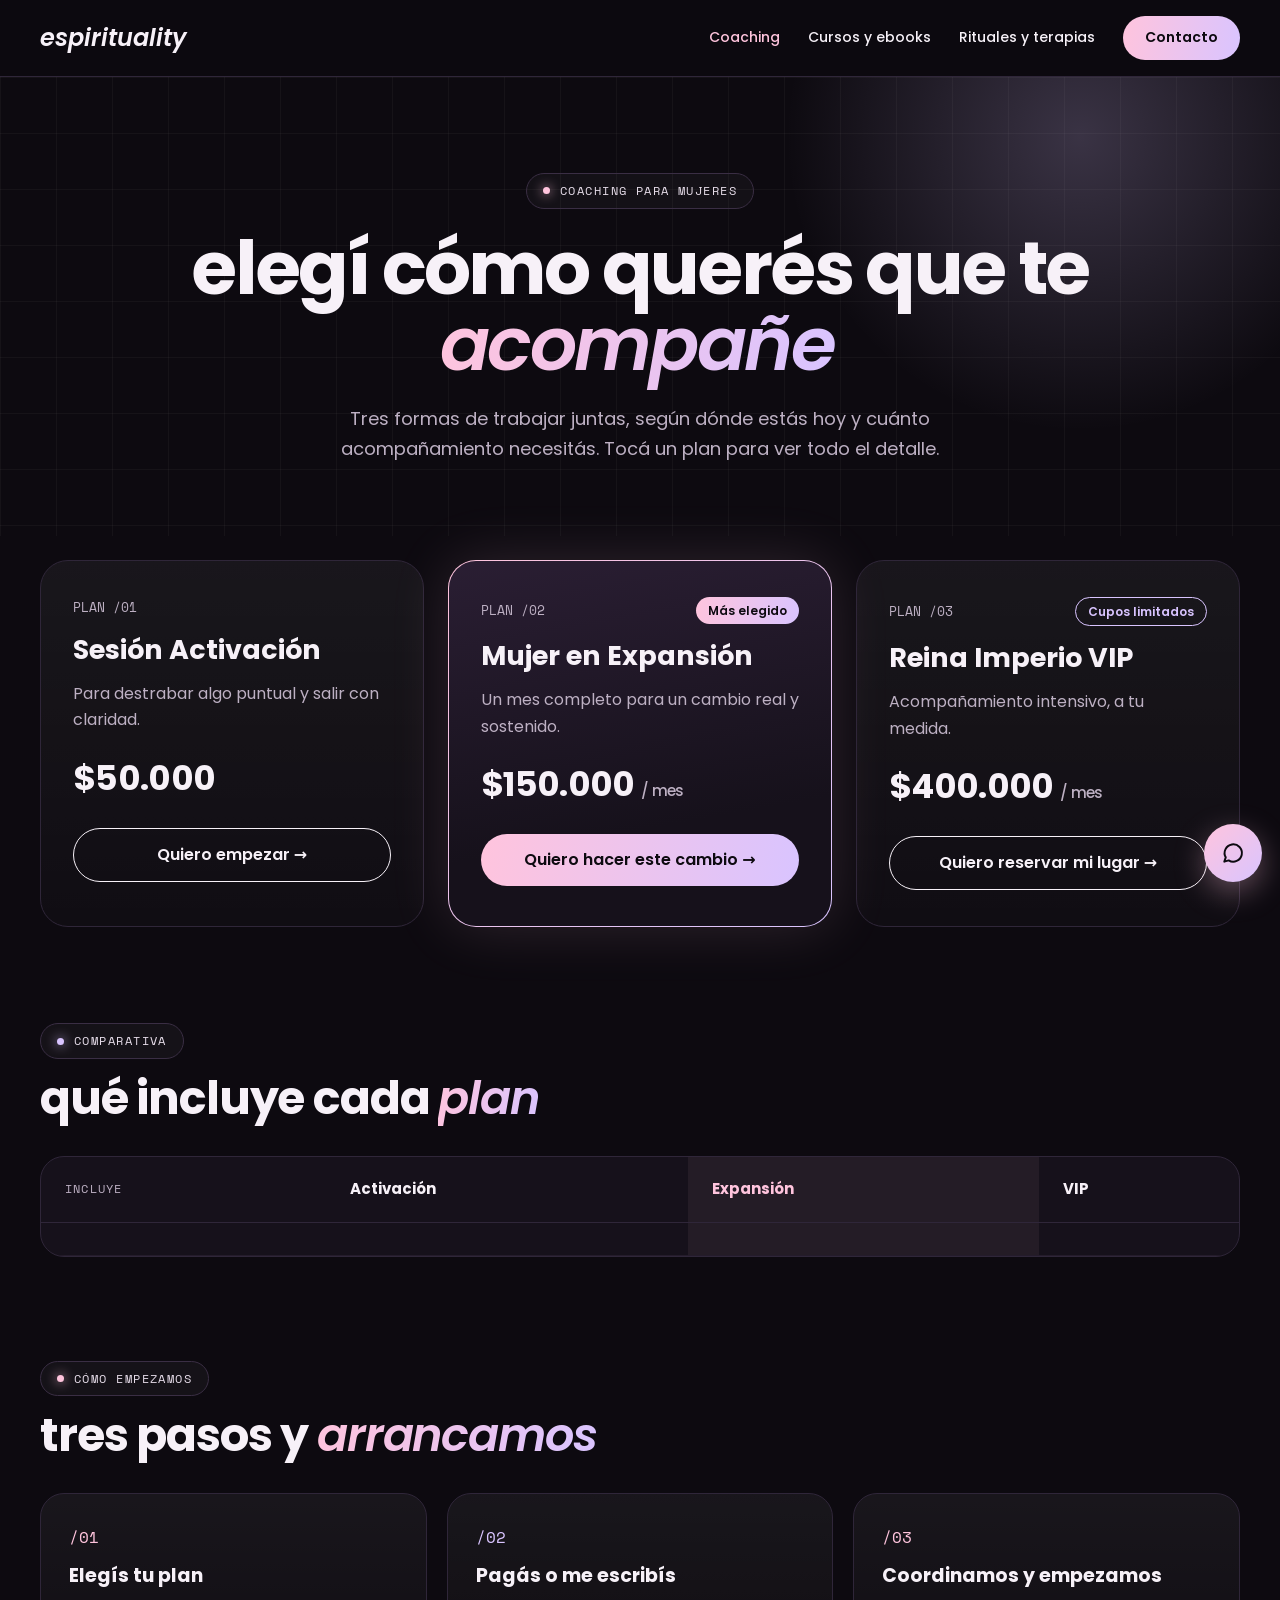
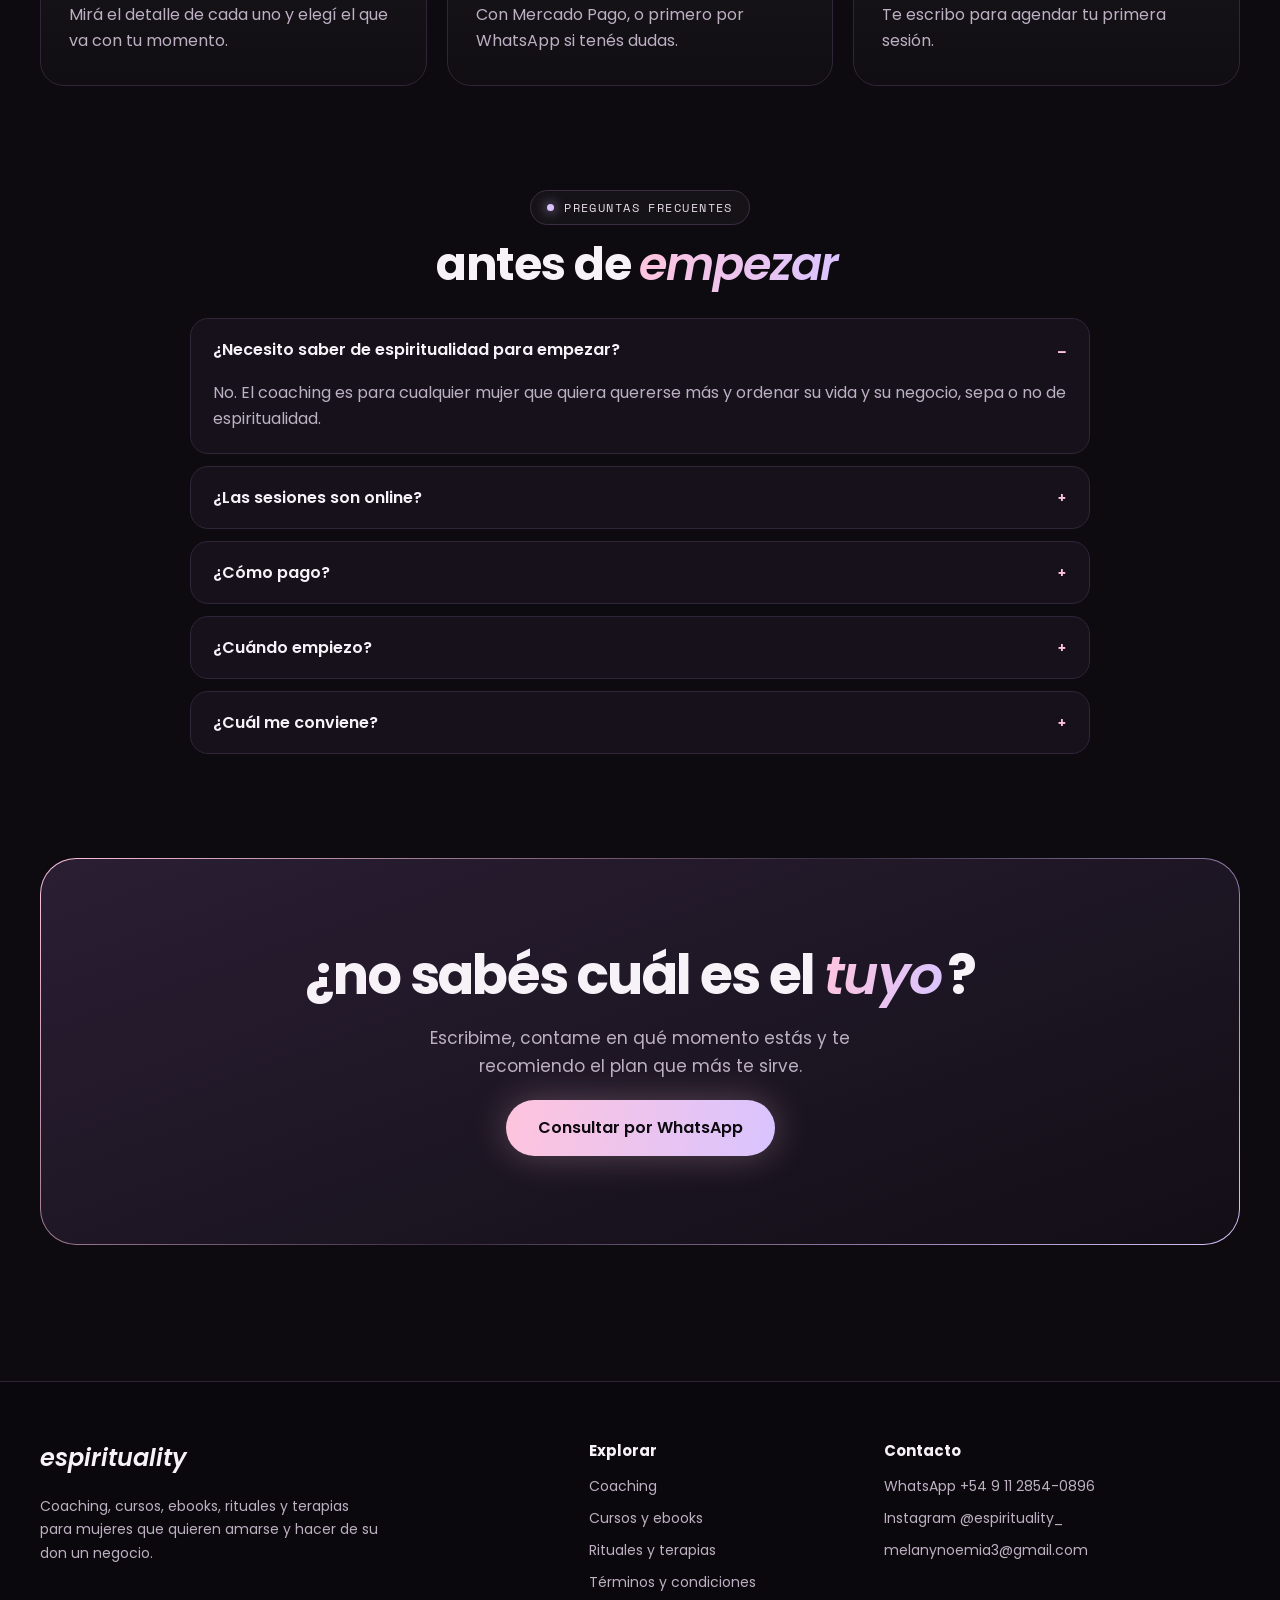
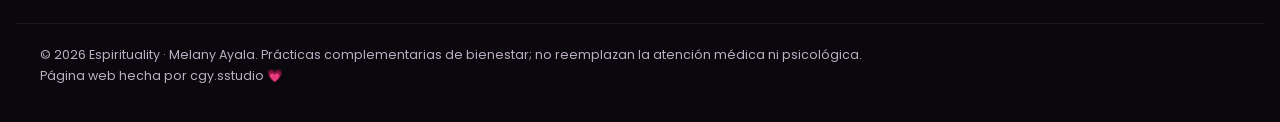
<file: coaching.html>
<!doctype html>
<html lang="es">
<head>
<meta charset="utf-8">
<meta name="viewport" content="width=device-width, initial-scale=1">
<title>Coaching · Los 3 planes</title>
<link href="https://fonts.googleapis.com/css2?family=Poppins:ital,wght@0,400;0,500;0,600;0,700;1,600&amp;family=Space+Mono&amp;display=swap" rel="stylesheet">
<style>
body{margin:0;background:#0D0A10;color:#F7F1F8;font-family:'Poppins',system-ui,sans-serif}
a{color:#F7F1F8}a:hover{color:#FFC4DD}
@keyframes shimmer{0%{background-position:0% 50%}100%{background-position:200% 50%}}
@keyframes rise{from{opacity:0;transform:translateY(18px)}to{opacity:1;transform:none}}
@keyframes pulse{0%,100%{opacity:.55}50%{opacity:1}}
.lift{transition:transform .8s cubic-bezier(.2,.7,.2,1),box-shadow .8s ease}
.lift:hover{transform:translateY(-6px);box-shadow:0 0 0 1px rgba(255,196,221,.4),0 24px 60px rgba(255,196,221,.16)}
@media (prefers-reduced-motion: reduce){*{animation:none !important;transition:none !important}}
</style>
<meta name="description" content="Los 3 planes de coaching para mujeres: Sesión Activación, Mujer en Expansión y Reina Imperio VIP.">
<meta name="theme-color" content="#0D0A10">
<meta property="og:type" content="website">
<meta property="og:title" content="Espirituality">
<meta property="og:description" content="Los 3 planes de coaching para mujeres: Sesión Activación, Mujer en Expansión y Reina Imperio VIP.">
<meta property="og:image" content="assets/og.jpg">
<meta name="twitter:card" content="summary_large_image">
<link rel="icon" href="assets/favicon.svg" type="image/svg+xml">
<link rel="preconnect" href="https://fonts.googleapis.com">
<link rel="preconnect" href="https://fonts.gstatic.com" crossorigin>
<link rel="stylesheet" href="assets/css/site.css">
</head>
<body>
<div style="width: 100%; background: #0D0A10; color: #F7F1F8; font-family: 'Poppins', system-ui, sans-serif; font-size: 16px; line-height: 1.65">

<header style="position: sticky; top: 0; z-index: 5; background: rgba(13,10,16,0.82); backdrop-filter: blur(14px); -webkit-backdrop-filter: blur(14px); border-bottom: 1px solid #2F2639">
<nav style="max-width: 1200px; margin: 0 auto; padding: 16px 24px; display: flex; flex-wrap: wrap; align-items: center; justify-content: space-between; gap: 16px">
<a href="index.html" style="font-style: italic; font-weight: 600; font-size: 24px; color: #F7F1F8; text-decoration: none">espirituality</a>
<div style="display: flex; flex-wrap: wrap; align-items: center; gap: 28px; font-size: 14px; font-weight: 500">
<a href="coaching.html" style="color: #FFC4DD; text-decoration: none">Coaching</a>
<a href="tienda.html" style="color: #F7F1F8; text-decoration: none">Cursos y ebooks</a>
<a href="catalogo.html" style="color: #F7F1F8; text-decoration: none">Rituales y terapias</a>
<a href="index.html" style="display: inline-flex; align-items: center; min-height: 44px; padding: 0 22px; border-radius: 999px; background: linear-gradient(100deg,#FFC4DD,#D9C4FF); color: #0D0A10; text-decoration: none; font-weight: 600">Contacto</a>
</div>
</nav>
</header>

<section style="position: relative; overflow: hidden; padding: 96px 24px 72px; background-image: linear-gradient(rgba(255,255,255,0.035) 1px, transparent 1px), linear-gradient(90deg, rgba(255,255,255,0.035) 1px, transparent 1px); background-size: 56px 56px">
<div aria-hidden="true" style="position: absolute; width: 640px; height: 640px; border-radius: 50%; background: radial-gradient(circle, rgba(217,196,255,0.22), transparent 65%); top: -260px; right: -120px; pointer-events: none"></div>
<div style="position: relative; max-width: 900px; margin: 0 auto; display: flex; flex-direction: column; align-items: center; gap: 22px; text-align: center; animation: rise .9s ease both">
<span style="display: inline-flex; align-items: center; gap: 10px; padding: 7px 16px; border: 1px solid #3A2E44; border-radius: 999px; background: rgba(255,255,255,0.03); font-family: 'Space Mono', monospace; font-size: 12px; letter-spacing: 0.12em; text-transform: uppercase; color: #E7DDEA"><span style="width: 7px; height: 7px; border-radius: 50%; background: #FFC4DD; box-shadow: 0 0 12px #FFC4DD; animation: pulse 2.4s ease-in-out infinite"></span>Coaching para mujeres</span>
<h1 style="margin: 0; font-weight: 700; font-size: clamp(42px, 5.8vw, 80px); line-height: 1.02; letter-spacing: -0.035em; text-transform: lowercase">elegí cómo querés que te <em style="font-style: italic; font-weight: 600; background: linear-gradient(100deg,#FFC4DD,#D9C4FF,#FFC4DD); background-size: 200% auto; -webkit-background-clip: text; background-clip: text; color: transparent; animation: shimmer 7s linear infinite; padding-right: 6px">acompañe</em></h1>
<p style="margin: 0; max-width: 620px; font-size: 18px; color: #BDB0C3">Tres formas de trabajar juntas, según dónde estás hoy y cuánto acompañamiento necesitás. Tocá un plan para ver todo el detalle.</p>
</div>
</section>

<section style="padding: 24px 24px 96px">
<div style="max-width: 1200px; margin: 0 auto; display: grid; grid-template-columns: repeat(auto-fit, minmax(300px, 1fr)); gap: 24px">

<a class="lift" href="plan-activacion.html" style="display: flex; flex-direction: column; gap: 16px; padding: 36px 32px; border-radius: 28px; color: #F7F1F8; text-decoration: none; border: 1px solid #2F2639; background: linear-gradient(180deg, rgba(255,255,255,0.05), rgba(255,255,255,0.01))">
<div style="display: flex; justify-content: space-between; align-items: center; gap: 12px"><span style="font-family: 'Space Mono', monospace; font-size: 13px; color: #BDB0C3">PLAN /01</span></div>
<strong style="font-size: 27px; line-height: 1.15">Sesión Activación</strong>
<span style="color: #BDB0C3">Para destrabar algo puntual y salir con claridad.</span>
<span style="font-size: 34px; font-weight: 700; letter-spacing: -0.02em">$50.000 <span style="font-size: 15px; font-weight: 500; color: #BDB0C3"></span></span>
<span style="display: inline-flex; align-items: center; justify-content: center; min-height: 52px; margin-top: 6px; border-radius: 999px; border: 1px solid #F7F1F8; font-weight: 600">Quiero empezar →</span>
</a>

<a class="lift" href="plan-expansion.html" style="display: flex; flex-direction: column; gap: 16px; padding: 36px 32px; border-radius: 28px; color: #F7F1F8; text-decoration: none; border: 1px solid transparent; background: linear-gradient(170deg,#2A1E33,#16111B 70%) padding-box, linear-gradient(135deg,#FFC4DD,#D9C4FF) border-box; box-shadow: 0 0 60px rgba(255,196,221,0.14)">
<div style="display: flex; justify-content: space-between; align-items: center; gap: 12px"><span style="font-family: 'Space Mono', monospace; font-size: 13px; color: #BDB0C3">PLAN /02</span><span style="padding: 4px 12px; border-radius: 999px; background: linear-gradient(100deg,#FFC4DD,#D9C4FF); color: #0D0A10; font-size: 12px; font-weight: 600">Más elegido</span></div>
<strong style="font-size: 27px; line-height: 1.15">Mujer en Expansión</strong>
<span style="color: #BDB0C3">Un mes completo para un cambio real y sostenido.</span>
<span style="font-size: 34px; font-weight: 700; letter-spacing: -0.02em">$150.000 <span style="font-size: 15px; font-weight: 500; color: #BDB0C3">/ mes</span></span>
<span style="display: inline-flex; align-items: center; justify-content: center; min-height: 52px; margin-top: 6px; border-radius: 999px; background: linear-gradient(100deg,#FFC4DD,#D9C4FF); color: #0D0A10; font-weight: 600">Quiero hacer este cambio →</span>
</a>

<a class="lift" href="plan-vip.html" style="display: flex; flex-direction: column; gap: 16px; padding: 36px 32px; border-radius: 28px; color: #F7F1F8; text-decoration: none; border: 1px solid #2F2639; background: linear-gradient(180deg, rgba(255,255,255,0.05), rgba(255,255,255,0.01))">
<div style="display: flex; justify-content: space-between; align-items: center; gap: 12px"><span style="font-family: 'Space Mono', monospace; font-size: 13px; color: #BDB0C3">PLAN /03</span><span style="padding: 4px 12px; border-radius: 999px; border: 1px solid #D9C4FF; color: #D9C4FF; font-size: 12px; font-weight: 600">Cupos limitados</span></div>
<strong style="font-size: 27px; line-height: 1.15">Reina Imperio VIP</strong>
<span style="color: #BDB0C3">Acompañamiento intensivo, a tu medida.</span>
<span style="font-size: 34px; font-weight: 700; letter-spacing: -0.02em">$400.000 <span style="font-size: 15px; font-weight: 500; color: #BDB0C3">/ mes</span></span>
<span style="display: inline-flex; align-items: center; justify-content: center; min-height: 52px; margin-top: 6px; border-radius: 999px; border: 1px solid #F7F1F8; font-weight: 600">Quiero reservar mi lugar →</span>
</a>

</div>
</section>

<section style="padding: 0 24px 104px">
<div style="max-width: 1200px; margin: 0 auto; display: flex; flex-direction: column; gap: 32px">
<div style="display: flex; flex-direction: column; gap: 14px">
<span style="display: inline-flex; align-items: center; gap: 10px; align-self: flex-start; padding: 7px 16px; border: 1px solid #3A2E44; border-radius: 999px; background: rgba(255,255,255,0.03); font-family: 'Space Mono', monospace; font-size: 12px; letter-spacing: 0.12em; text-transform: uppercase; color: #E7DDEA"><span style="width: 7px; height: 7px; border-radius: 50%; background: #D9C4FF; box-shadow: 0 0 12px #D9C4FF"></span>Comparativa</span>
<h2 style="margin: 0; font-weight: 700; font-size: clamp(30px, 3.6vw, 48px); line-height: 1.1; letter-spacing: -0.025em">qué incluye cada <em style="font-style: italic; font-weight: 600; background: linear-gradient(100deg,#FFC4DD,#D9C4FF,#FFC4DD); background-size: 200% auto; -webkit-background-clip: text; background-clip: text; color: transparent; animation: shimmer 7s linear infinite; padding-right: 6px">plan</em></h2>
</div>
<div style="overflow-x: auto; border-radius: 24px; border: 1px solid #2F2639; background: #16111B">







<table style="width: 100%; min-width: 720px; border-collapse: collapse; font-size: 15px">
<thead><tr style="text-align: left">
<th style="padding: 20px 24px; font-family: 'Space Mono', monospace; font-weight: 400; font-size: 12px; letter-spacing: 0.1em; text-transform: uppercase; color: #BDB0C3; border-bottom: 1px solid #2F2639">Incluye</th>
<th style="padding: 20px 24px; border-bottom: 1px solid #2F2639">Activación</th>
<th style="padding: 20px 24px; border-bottom: 1px solid #2F2639; background: rgba(255,196,221,0.06); color: #FFC4DD">Expansión</th>
<th style="padding: 20px 24px; border-bottom: 1px solid #2F2639">VIP</th>
</tr></thead>
<tbody>
<tr><td style="padding: 16px 24px; border-bottom: 1px solid #241C2B; color: #E7DDEA"></td><td style="padding: 16px 24px; border-bottom: 1px solid #241C2B"></td><td style="padding: 16px 24px; border-bottom: 1px solid #241C2B; background: rgba(255,196,221,0.06)"></td><td style="padding: 16px 24px; border-bottom: 1px solid #241C2B"></td></tr>

</tbody>
</table>
</div>
</div>
</section>

<section style="padding: 0 24px 104px">
<div style="max-width: 1200px; margin: 0 auto; display: flex; flex-direction: column; gap: 32px">
<div style="display: flex; flex-direction: column; gap: 14px">
<span style="display: inline-flex; align-items: center; gap: 10px; align-self: flex-start; padding: 7px 16px; border: 1px solid #3A2E44; border-radius: 999px; background: rgba(255,255,255,0.03); font-family: 'Space Mono', monospace; font-size: 12px; letter-spacing: 0.12em; text-transform: uppercase; color: #E7DDEA"><span style="width: 7px; height: 7px; border-radius: 50%; background: #FFC4DD; box-shadow: 0 0 12px #FFC4DD"></span>Cómo empezamos</span>
<h2 style="margin: 0; font-weight: 700; font-size: clamp(30px, 3.6vw, 48px); line-height: 1.1; letter-spacing: -0.025em">tres pasos y <em style="font-style: italic; font-weight: 600; background: linear-gradient(100deg,#FFC4DD,#D9C4FF,#FFC4DD); background-size: 200% auto; -webkit-background-clip: text; background-clip: text; color: transparent; animation: shimmer 7s linear infinite; padding-right: 6px">arrancamos</em></h2>
</div>
<div style="display: grid; grid-template-columns: repeat(auto-fit, minmax(260px, 1fr)); gap: 20px">
<div style="display: flex; flex-direction: column; gap: 10px; padding: 30px 28px; border-radius: 24px; border: 1px solid #2F2639; background: linear-gradient(180deg, rgba(255,255,255,0.05), rgba(255,255,255,0.01))"><span style="font-family: 'Space Mono', monospace; color: #FFC4DD">/01</span><strong style="font-size: 19px">Elegís tu plan</strong><span style="color: #BDB0C3">Mirá el detalle de cada uno y elegí el que va con tu momento.</span></div>
<div style="display: flex; flex-direction: column; gap: 10px; padding: 30px 28px; border-radius: 24px; border: 1px solid #2F2639; background: linear-gradient(180deg, rgba(255,255,255,0.05), rgba(255,255,255,0.01))"><span style="font-family: 'Space Mono', monospace; color: #D9C4FF">/02</span><strong style="font-size: 19px">Pagás o me escribís</strong><span style="color: #BDB0C3">Con Mercado Pago, o primero por WhatsApp si tenés dudas.</span></div>
<div style="display: flex; flex-direction: column; gap: 10px; padding: 30px 28px; border-radius: 24px; border: 1px solid #2F2639; background: linear-gradient(180deg, rgba(255,255,255,0.05), rgba(255,255,255,0.01))"><span style="font-family: 'Space Mono', monospace; color: #FFC4DD">/03</span><strong style="font-size: 19px">Coordinamos y empezamos</strong><span style="color: #BDB0C3">Te escribo para agendar tu primera sesión.</span></div>
</div>
</div>
</section>

<section style="padding: 0 24px 104px">
<div style="max-width: 900px; margin: 0 auto; display: flex; flex-direction: column; gap: 28px">
<div style="display: flex; flex-direction: column; gap: 14px; align-items: center; text-align: center">
<span style="display: inline-flex; align-items: center; gap: 10px; padding: 7px 16px; border: 1px solid #3A2E44; border-radius: 999px; background: rgba(255,255,255,0.03); font-family: 'Space Mono', monospace; font-size: 12px; letter-spacing: 0.12em; text-transform: uppercase; color: #E7DDEA"><span style="width: 7px; height: 7px; border-radius: 50%; background: #D9C4FF; box-shadow: 0 0 12px #D9C4FF"></span>Preguntas frecuentes</span>
<h2 style="margin: 0; font-weight: 700; font-size: clamp(30px, 3.6vw, 48px); line-height: 1.1; letter-spacing: -0.025em">antes de <em style="font-style: italic; font-weight: 600; background: linear-gradient(100deg,#FFC4DD,#D9C4FF,#FFC4DD); background-size: 200% auto; -webkit-background-clip: text; background-clip: text; color: transparent; animation: shimmer 7s linear infinite; padding-right: 6px">empezar</em></h2>
</div>
<div style="display: flex; flex-direction: column; gap: 12px">

<div style="border-radius: 18px; border: 1px solid #2F2639; background: #16111B; overflow: hidden">
<button type="button" class="faq-q" style="width: 100%; min-height: 60px; display: flex; justify-content: space-between; align-items: center; gap: 16px; padding: 18px 22px; background: transparent; border: 0; color: #F7F1F8; font: 600 16px Poppins, sans-serif; text-align: left; cursor: pointer">¿Necesito saber de espiritualidad para empezar?<span class="faq-sign" style="font-family: 'Space Mono', monospace; color: #FFC4DD">–</span></button>
<p class="faq-a" style="margin: 0; padding: 0 22px 20px; color: #BDB0C3">No. El coaching es para cualquier mujer que quiera quererse más y ordenar su vida y su negocio, sepa o no de espiritualidad.</p>
</div>

<div style="border-radius: 18px; border: 1px solid #2F2639; background: #16111B; overflow: hidden">
<button type="button" class="faq-q" style="width: 100%; min-height: 60px; display: flex; justify-content: space-between; align-items: center; gap: 16px; padding: 18px 22px; background: transparent; border: 0; color: #F7F1F8; font: 600 16px Poppins, sans-serif; text-align: left; cursor: pointer">¿Las sesiones son online?<span class="faq-sign" style="font-family: 'Space Mono', monospace; color: #FFC4DD">+</span></button>
<p class="faq-a" style="margin: 0; padding: 0 22px 20px; color: #BDB0C3" hidden>Sí, son 1:1 por videollamada, así que podés hacerlas desde donde estés.</p>
</div>

<div style="border-radius: 18px; border: 1px solid #2F2639; background: #16111B; overflow: hidden">
<button type="button" class="faq-q" style="width: 100%; min-height: 60px; display: flex; justify-content: space-between; align-items: center; gap: 16px; padding: 18px 22px; background: transparent; border: 0; color: #F7F1F8; font: 600 16px Poppins, sans-serif; text-align: left; cursor: pointer">¿Cómo pago?<span class="faq-sign" style="font-family: 'Space Mono', monospace; color: #FFC4DD">+</span></button>
<p class="faq-a" style="margin: 0; padding: 0 22px 20px; color: #BDB0C3" hidden>Podés pagar directo con Mercado Pago desde la página de cada plan, o escribirme por WhatsApp y te paso los datos.</p>
</div>

<div style="border-radius: 18px; border: 1px solid #2F2639; background: #16111B; overflow: hidden">
<button type="button" class="faq-q" style="width: 100%; min-height: 60px; display: flex; justify-content: space-between; align-items: center; gap: 16px; padding: 18px 22px; background: transparent; border: 0; color: #F7F1F8; font: 600 16px Poppins, sans-serif; text-align: left; cursor: pointer">¿Cuándo empiezo?<span class="faq-sign" style="font-family: 'Space Mono', monospace; color: #FFC4DD">+</span></button>
<p class="faq-a" style="margin: 0; padding: 0 22px 20px; color: #BDB0C3" hidden>Apenas confirmes tu plan, te escribo para coordinar el día y el horario de tu primera sesión.</p>
</div>

<div style="border-radius: 18px; border: 1px solid #2F2639; background: #16111B; overflow: hidden">
<button type="button" class="faq-q" style="width: 100%; min-height: 60px; display: flex; justify-content: space-between; align-items: center; gap: 16px; padding: 18px 22px; background: transparent; border: 0; color: #F7F1F8; font: 600 16px Poppins, sans-serif; text-align: left; cursor: pointer">¿Cuál me conviene?<span class="faq-sign" style="font-family: 'Space Mono', monospace; color: #FFC4DD">+</span></button>
<p class="faq-a" style="margin: 0; padding: 0 22px 20px; color: #BDB0C3" hidden>Si querés probar, la Sesión Activación. Si buscás un cambio real, Mujer en Expansión. Si querés acompañamiento intensivo, el VIP. Ante la duda, escribime.</p>
</div>

</div>
</div>
</section>

<section style="padding: 0 24px 96px">
<div style="max-width: 1200px; margin: 0 auto; padding: 88px 32px; border-radius: 36px; border: 1px solid transparent; background: linear-gradient(160deg,#2A1E33,#120E16) padding-box, linear-gradient(135deg,#FFC4DD,#3A2E44 50%,#D9C4FF) border-box; display: flex; flex-direction: column; align-items: center; gap: 20px; text-align: center; box-sizing: border-box">
<h2 style="margin: 0; max-width: 720px; font-weight: 700; font-size: clamp(32px, 4.2vw, 54px); line-height: 1.06; letter-spacing: -0.03em">¿no sabés cuál es el <em style="font-style: italic; font-weight: 600; background: linear-gradient(100deg,#FFC4DD,#D9C4FF,#FFC4DD); background-size: 200% auto; -webkit-background-clip: text; background-clip: text; color: transparent; animation: shimmer 7s linear infinite; padding-right: 6px">tuyo</em>?</h2>
<p style="margin: 0; max-width: 520px; font-size: 17px; color: #BDB0C3">Escribime, contame en qué momento estás y te recomiendo el plan que más te sirve.</p>
<a href="https://wa.me/5491128540896" target="_blank" rel="noopener" style="display: inline-flex; align-items: center; min-height: 56px; padding: 0 32px; border-radius: 999px; background: linear-gradient(100deg,#FFC4DD,#D9C4FF); color: #0D0A10; font-weight: 600; text-decoration: none; box-shadow: 0 0 36px rgba(255,196,221,0.28)">Consultar por WhatsApp</a>
</div>
</section>

</div>
<script>
// Preguntas frecuentes: se abre una a la vez.
(function () {
  var qs = document.querySelectorAll('.faq-q');
  qs.forEach(function (btn) {
    btn.addEventListener('click', function () {
      var box = btn.parentElement;
      var ans = box.querySelector('.faq-a');
      var wasOpen = !ans.hidden;
      qs.forEach(function (b) {
        b.parentElement.querySelector('.faq-a').hidden = true;
        b.querySelector('.faq-sign').textContent = '+';
      });
      if (!wasOpen) { ans.hidden = false; btn.querySelector('.faq-sign').textContent = '–'; }
    });
  });
})();
</script>
<footer class="site-footer" id="pie">
<div class="foot-in">
<div class="foot-brand"><a href="index.html" class="logo">espirituality</a><p>Coaching, cursos, ebooks, rituales y terapias para mujeres que quieren amarse y hacer de su don un negocio.</p></div>
<nav aria-label="Secciones"><strong>Explorar</strong><a href="coaching.html">Coaching</a><a href="tienda.html">Cursos y ebooks</a><a href="catalogo.html">Rituales y terapias</a><a href="terminos.html">Términos y condiciones</a></nav>
<div><strong>Contacto</strong><a href="https://wa.me/5491128540896" target="_blank" rel="noopener">WhatsApp +54 9 11 2854-0896</a><a href="https://instagram.com/espirituality_" target="_blank" rel="noopener">Instagram @espirituality_</a><a href="mailto:melanynoemia3@gmail.com">melanynoemia3@gmail.com</a></div>
</div>
<p class="foot-copy">© <span id="anio">2026</span> Espirituality · Melany Ayala. Prácticas complementarias de bienestar; no reemplazan la atención médica ni psicológica.<br>Página web hecha por <a href="https://instagram.com/cgy.sstudio" target="_blank" rel="noopener">cgy.sstudio</a> 💗</p>
</footer>
<script src="assets/js/config.js"></script>
<script src="assets/js/site.js"></script>
</body>
</html>
</file>
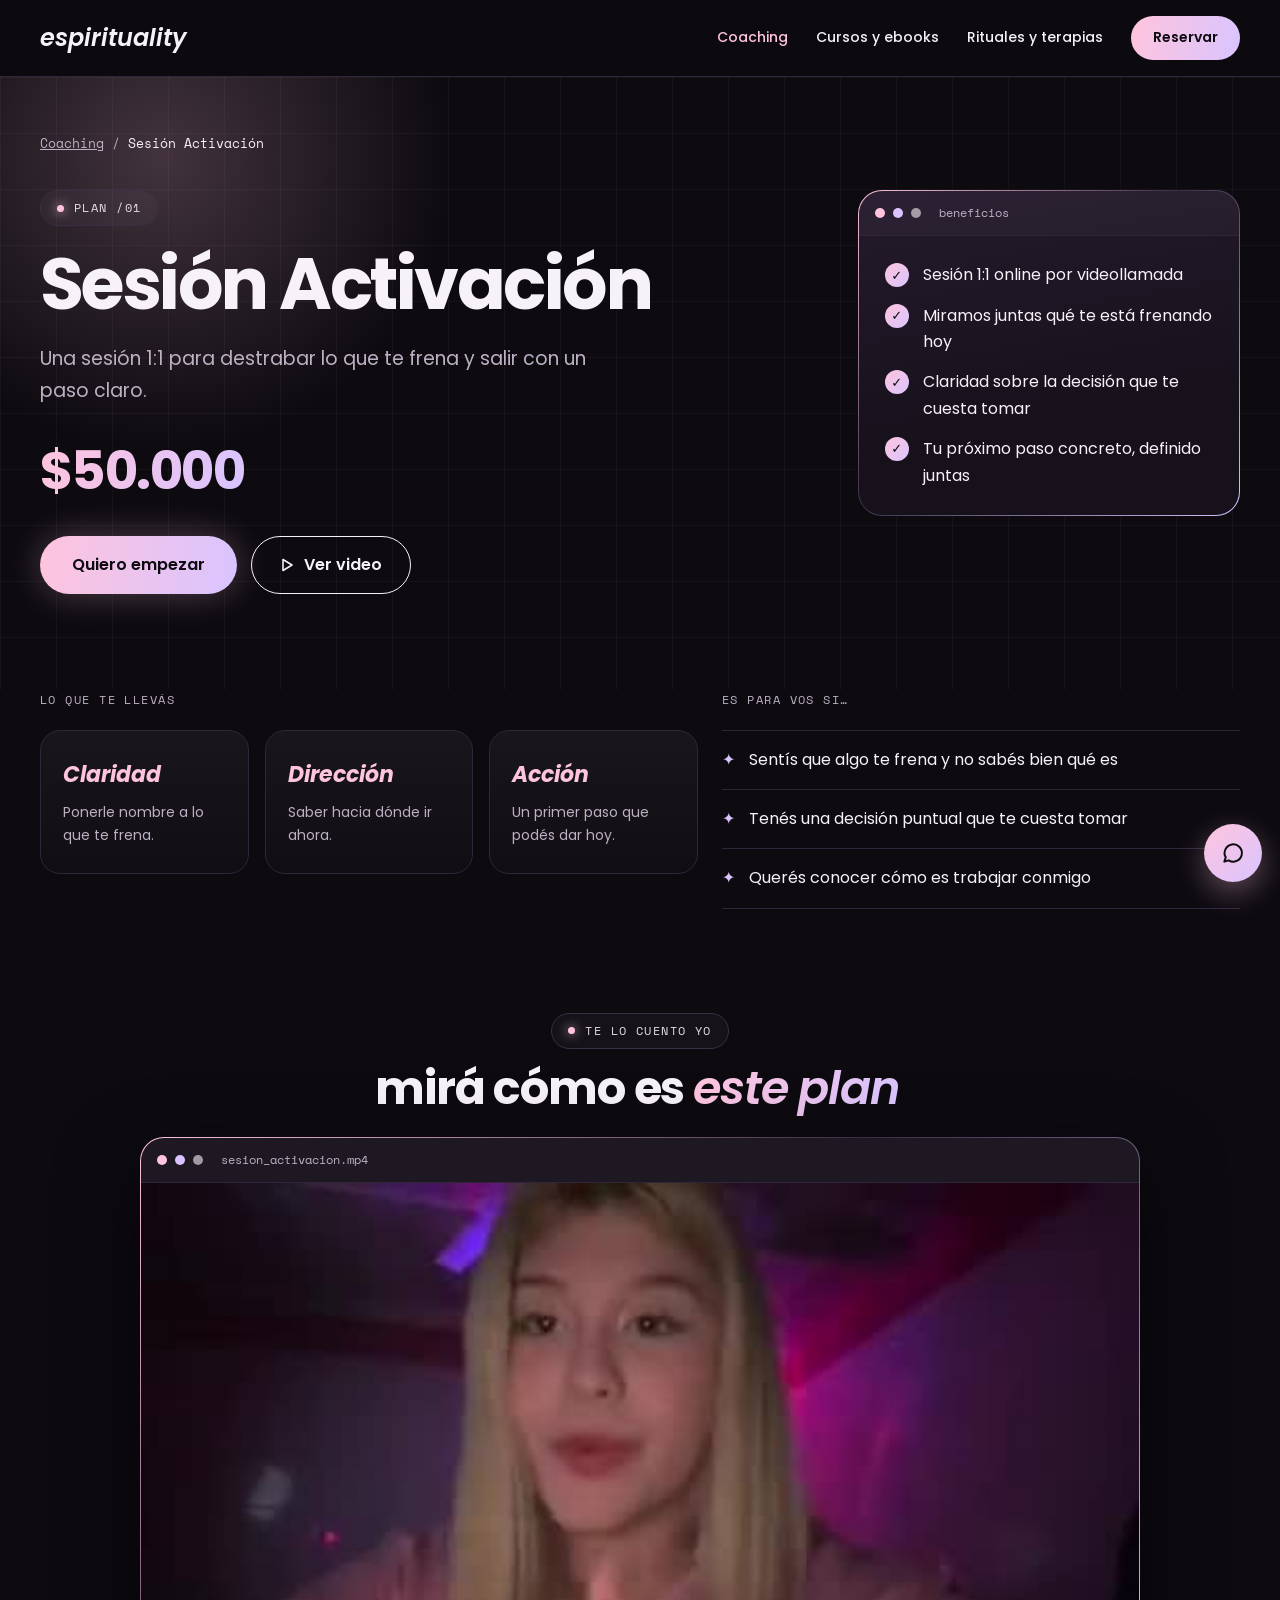
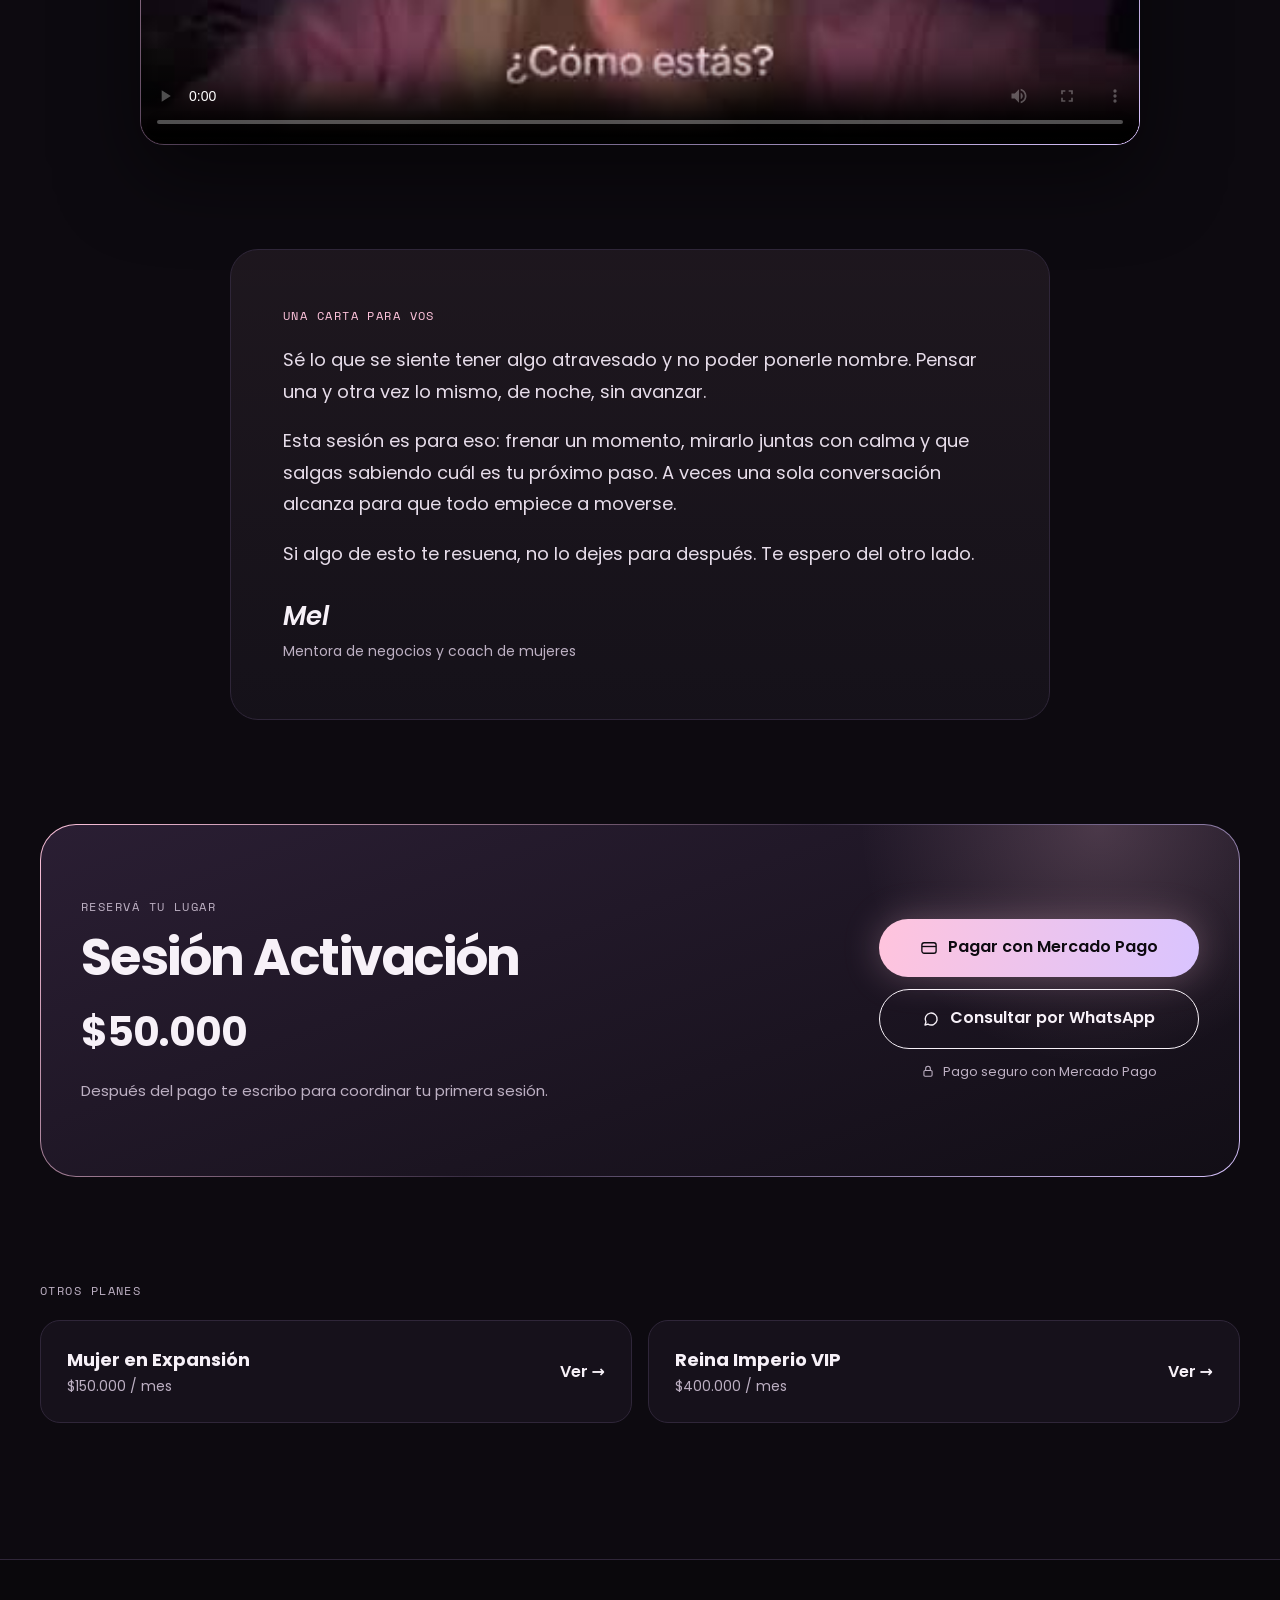
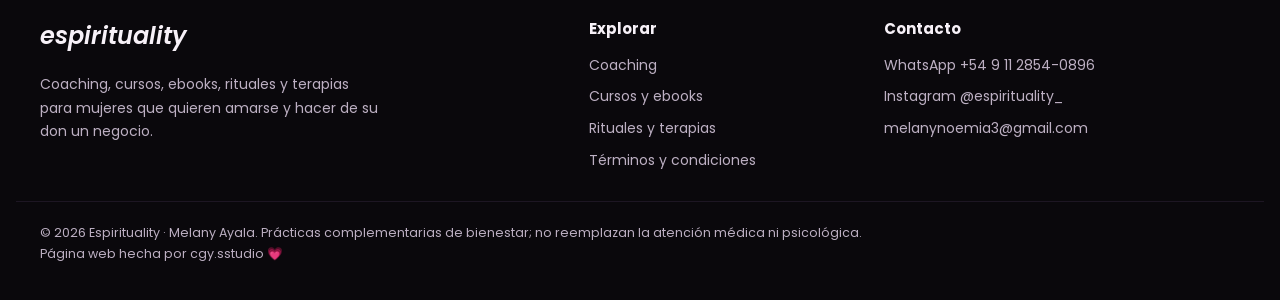
<file: plan-activacion.html>
<!doctype html>
<html lang="es">
<head>
<meta charset="utf-8">
<meta name="viewport" content="width=device-width, initial-scale=1">
<title>Plan · Detalle</title>
<link href="https://fonts.googleapis.com/css2?family=Poppins:ital,wght@0,400;0,500;0,600;0,700;1,600&amp;family=Space+Mono&amp;display=swap" rel="stylesheet">
<style>
body{margin:0;background:#0D0A10;color:#F7F1F8;font-family:'Poppins',system-ui,sans-serif}
a{color:#F7F1F8}a:hover{color:#FFC4DD}
@keyframes shimmer{0%{background-position:0% 50%}100%{background-position:200% 50%}}
@keyframes rise{from{opacity:0;transform:translateY(18px)}to{opacity:1;transform:none}}
@keyframes pulse{0%,100%{opacity:.55}50%{opacity:1}}
@keyframes glow{0%,100%{box-shadow:0 0 0 0 rgba(255,196,221,0.45)}50%{box-shadow:0 0 0 18px rgba(255,196,221,0)}}
@media (prefers-reduced-motion: reduce){*{animation:none !important}}
</style>
<meta name="description" content="Sesión Activación: una hora para destrabar eso que venís postergando. Coaching de vida y de negocios.">
<meta name="theme-color" content="#0D0A10">
<meta property="og:type" content="website">
<meta property="og:title" content="Espirituality">
<meta property="og:description" content="Sesión Activación: una hora para destrabar eso que venís postergando. Coaching de vida y de negocios.">
<meta property="og:image" content="assets/og.jpg">
<meta name="twitter:card" content="summary_large_image">
<link rel="icon" href="assets/favicon.svg" type="image/svg+xml">
<link rel="preconnect" href="https://fonts.googleapis.com">
<link rel="preconnect" href="https://fonts.gstatic.com" crossorigin>
<link rel="stylesheet" href="assets/css/site.css">
</head>
<body>
<div style="width: 100%; background: #0D0A10; color: #F7F1F8; font-family: 'Poppins', system-ui, sans-serif; font-size: 16px; line-height: 1.65">

<header style="position: sticky; top: 0; z-index: 5; background: rgba(13,10,16,0.82); backdrop-filter: blur(14px); -webkit-backdrop-filter: blur(14px); border-bottom: 1px solid #2F2639">
<nav style="max-width: 1200px; margin: 0 auto; padding: 16px 24px; display: flex; flex-wrap: wrap; align-items: center; justify-content: space-between; gap: 16px">
<a href="index.html" style="font-style: italic; font-weight: 600; font-size: 24px; color: #F7F1F8; text-decoration: none">espirituality</a>
<div style="display: flex; flex-wrap: wrap; align-items: center; gap: 28px; font-size: 14px; font-weight: 500">
<a href="coaching.html" style="color: #FFC4DD; text-decoration: none">Coaching</a>
<a href="tienda.html" style="color: #F7F1F8; text-decoration: none">Cursos y ebooks</a>
<a href="catalogo.html" style="color: #F7F1F8; text-decoration: none">Rituales y terapias</a>
<a href="#reservar" style="display: inline-flex; align-items: center; min-height: 44px; padding: 0 22px; border-radius: 999px; background: linear-gradient(100deg,#FFC4DD,#D9C4FF); color: #0D0A10; text-decoration: none; font-weight: 600">Reservar</a>
</div>
</nav>
</header>


<section style="position: relative; overflow: hidden; padding: 56px 24px 96px; background-image: linear-gradient(rgba(255,255,255,0.035) 1px, transparent 1px), linear-gradient(90deg, rgba(255,255,255,0.035) 1px, transparent 1px); background-size: 56px 56px">
<div aria-hidden="true" style="position: absolute; width: 640px; height: 640px; border-radius: 50%; background: radial-gradient(circle, rgba(255,196,221,0.22), transparent 65%); top: -240px; left: -160px; pointer-events: none"></div>
<div style="position: relative; max-width: 1200px; margin: 0 auto; display: flex; flex-direction: column; gap: 36px">
<div style="display: flex; flex-wrap: wrap; gap: 8px; font-family: 'Space Mono', monospace; font-size: 13px; color: #BDB0C3"><a href="coaching.html" style="color: #BDB0C3">Coaching</a><span>/</span><span style="color: #F7F1F8">Sesión Activación</span></div>
<div style="display: flex; flex-wrap: wrap; gap: 48px; align-items: flex-start">
<div style="flex: 999 1 480px; min-width: 0; display: flex; flex-direction: column; gap: 22px; animation: rise .9s ease both">
<div style="display: flex; flex-wrap: wrap; align-items: center; gap: 12px">
<span style="display: inline-flex; align-items: center; gap: 10px; padding: 7px 16px; border: 1px solid #3A2E44; border-radius: 999px; background: rgba(255,255,255,0.03); font-family: 'Space Mono', monospace; font-size: 12px; letter-spacing: 0.12em; text-transform: uppercase; color: #E7DDEA"><span style="width: 7px; height: 7px; border-radius: 50%; background: #FFC4DD; box-shadow: 0 0 12px #FFC4DD; animation: pulse 2.4s ease-in-out infinite"></span>Plan /01</span>

</div>
<h1 style="margin: 0; font-weight: 700; font-size: clamp(42px, 5.6vw, 78px); line-height: 1.02; letter-spacing: -0.035em">Sesión Activación</h1>
<p style="margin: 0; max-width: 560px; font-size: 19px; color: #BDB0C3">Una sesión 1:1 para destrabar lo que te frena y salir con un paso claro.</p>
<div style="display: flex; align-items: baseline; gap: 10px"><span style="font-size: 52px; font-weight: 700; letter-spacing: -0.03em; background: linear-gradient(100deg,#FFC4DD,#D9C4FF,#FFC4DD); background-size: 200% auto; -webkit-background-clip: text; background-clip: text; color: transparent; animation: shimmer 7s linear infinite">$50.000</span><span style="font-size: 17px; color: #BDB0C3"></span></div>
<div style="display: flex; flex-wrap: wrap; gap: 14px">
<a href="#reservar" style="display: inline-flex; align-items: center; min-height: 56px; padding: 0 32px; border-radius: 999px; background: linear-gradient(100deg,#FFC4DD,#D9C4FF); color: #0D0A10; font-weight: 600; text-decoration: none; box-shadow: 0 0 36px rgba(255,196,221,0.28)">Quiero empezar</a>
<a href="#video" style="display: inline-flex; align-items: center; gap: 10px; min-height: 56px; padding: 0 28px; border-radius: 999px; border: 1px solid #F7F1F8; color: #F7F1F8; font-weight: 600; text-decoration: none"><svg aria-hidden="true" width="14" height="14" viewBox="0 0 14 14"><path d="M3 1.5v11l9-5.5z" fill="none" stroke="currentColor" stroke-width="1.6" stroke-linejoin="round"></path></svg>Ver video</a>
</div>
</div>
<div style="flex: 1 1 380px; min-width: 0; border-radius: 24px; border: 1px solid transparent; background: linear-gradient(170deg,#241A2C,#16111B 70%) padding-box, linear-gradient(135deg,#FFC4DD,#3A2E44 45%,#D9C4FF) border-box; overflow: hidden">
<div style="display: flex; align-items: center; gap: 8px; padding: 12px 16px; border-bottom: 1px solid #2F2639; background: rgba(255,255,255,0.03)"><span style="width: 10px; height: 10px; border-radius: 50%; background: #FFC4DD"></span><span style="width: 10px; height: 10px; border-radius: 50%; background: #D9C4FF"></span><span style="width: 10px; height: 10px; border-radius: 50%; background: #F7F1F8; opacity: .6"></span><span style="margin-left: 10px; font-family: 'Space Mono', monospace; font-size: 12px; color: #BDB0C3">beneficios</span></div>
<ul style="margin: 0; padding: 26px; list-style: none; display: flex; flex-direction: column; gap: 14px">

<li style="display: flex; gap: 14px; align-items: flex-start; font-size: 16px"><span aria-hidden="true" style="flex: none; width: 24px; height: 24px; border-radius: 50%; background: linear-gradient(135deg,#FFC4DD,#D9C4FF); color: #0D0A10; display: inline-flex; align-items: center; justify-content: center; font-size: 13px; font-weight: 700; margin-top: 1px">✓</span><span>Sesión 1:1 online por videollamada</span></li>

<li style="display: flex; gap: 14px; align-items: flex-start; font-size: 16px"><span aria-hidden="true" style="flex: none; width: 24px; height: 24px; border-radius: 50%; background: linear-gradient(135deg,#FFC4DD,#D9C4FF); color: #0D0A10; display: inline-flex; align-items: center; justify-content: center; font-size: 13px; font-weight: 700; margin-top: 1px">✓</span><span>Miramos juntas qué te está frenando hoy</span></li>

<li style="display: flex; gap: 14px; align-items: flex-start; font-size: 16px"><span aria-hidden="true" style="flex: none; width: 24px; height: 24px; border-radius: 50%; background: linear-gradient(135deg,#FFC4DD,#D9C4FF); color: #0D0A10; display: inline-flex; align-items: center; justify-content: center; font-size: 13px; font-weight: 700; margin-top: 1px">✓</span><span>Claridad sobre la decisión que te cuesta tomar</span></li>

<li style="display: flex; gap: 14px; align-items: flex-start; font-size: 16px"><span aria-hidden="true" style="flex: none; width: 24px; height: 24px; border-radius: 50%; background: linear-gradient(135deg,#FFC4DD,#D9C4FF); color: #0D0A10; display: inline-flex; align-items: center; justify-content: center; font-size: 13px; font-weight: 700; margin-top: 1px">✓</span><span>Tu próximo paso concreto, definido juntas</span></li>

</ul>
</div>
</div>
</div>
</section>


<section style="padding: 0 24px 104px">
<div style="max-width: 1200px; margin: 0 auto; display: flex; flex-wrap: wrap; gap: 24px">
<div style="flex: 1 1 520px; min-width: 0; display: flex; flex-direction: column; gap: 20px">
<span style="font-family: 'Space Mono', monospace; font-size: 12px; letter-spacing: 0.12em; text-transform: uppercase; color: #BDB0C3">Lo que te llevás</span>
<div style="display: grid; grid-template-columns: repeat(auto-fit, minmax(160px, 1fr)); gap: 16px">

<div style="display: flex; flex-direction: column; gap: 8px; padding: 26px 22px; border-radius: 20px; border: 1px solid #2F2639; background: linear-gradient(180deg, rgba(255,255,255,0.05), rgba(255,255,255,0.01))"><strong style="font-size: 22px; font-style: italic; color: #FFC4DD">Claridad</strong><span style="font-size: 14px; color: #BDB0C3">Ponerle nombre a lo que te frena.</span></div>

<div style="display: flex; flex-direction: column; gap: 8px; padding: 26px 22px; border-radius: 20px; border: 1px solid #2F2639; background: linear-gradient(180deg, rgba(255,255,255,0.05), rgba(255,255,255,0.01))"><strong style="font-size: 22px; font-style: italic; color: #FFC4DD">Dirección</strong><span style="font-size: 14px; color: #BDB0C3">Saber hacia dónde ir ahora.</span></div>

<div style="display: flex; flex-direction: column; gap: 8px; padding: 26px 22px; border-radius: 20px; border: 1px solid #2F2639; background: linear-gradient(180deg, rgba(255,255,255,0.05), rgba(255,255,255,0.01))"><strong style="font-size: 22px; font-style: italic; color: #FFC4DD">Acción</strong><span style="font-size: 14px; color: #BDB0C3">Un primer paso que podés dar hoy.</span></div>

</div>
</div>
<div style="flex: 1 1 380px; min-width: 0; display: flex; flex-direction: column; gap: 20px">
<span style="font-family: 'Space Mono', monospace; font-size: 12px; letter-spacing: 0.12em; text-transform: uppercase; color: #BDB0C3">Es para vos si…</span>
<div style="display: flex; flex-direction: column; border-top: 1px solid #2F2639">

<div style="display: flex; gap: 14px; padding: 16px 0; border-bottom: 1px solid #2F2639"><span style="color: #D9C4FF">✦</span><span>Sentís que algo te frena y no sabés bien qué es</span></div>

<div style="display: flex; gap: 14px; padding: 16px 0; border-bottom: 1px solid #2F2639"><span style="color: #D9C4FF">✦</span><span>Tenés una decisión puntual que te cuesta tomar</span></div>

<div style="display: flex; gap: 14px; padding: 16px 0; border-bottom: 1px solid #2F2639"><span style="color: #D9C4FF">✦</span><span>Querés conocer cómo es trabajar conmigo</span></div>

</div>
</div>
</div>
</section>


<section id="video" style="padding: 0 24px 104px">
<div style="max-width: 1000px; margin: 0 auto; display: flex; flex-direction: column; gap: 24px">
<div style="display: flex; flex-direction: column; gap: 14px; align-items: center; text-align: center">
<span style="display: inline-flex; align-items: center; gap: 10px; padding: 7px 16px; border: 1px solid #3A2E44; border-radius: 999px; background: rgba(255,255,255,0.03); font-family: 'Space Mono', monospace; font-size: 12px; letter-spacing: 0.12em; text-transform: uppercase; color: #E7DDEA"><span style="width: 7px; height: 7px; border-radius: 50%; background: #FFC4DD; box-shadow: 0 0 12px #FFC4DD"></span>Te lo cuento yo</span>
<h2 style="margin: 0; font-weight: 700; font-size: clamp(30px, 3.6vw, 48px); line-height: 1.1; letter-spacing: -0.025em">mirá cómo es <em style="font-style: italic; font-weight: 600; background: linear-gradient(100deg,#FFC4DD,#D9C4FF,#FFC4DD); background-size: 200% auto; -webkit-background-clip: text; background-clip: text; color: transparent; animation: shimmer 7s linear infinite; padding-right: 6px">este plan</em></h2>
</div>
<div style="border-radius: 24px; border: 1px solid transparent; background: linear-gradient(#16111B,#16111B) padding-box, linear-gradient(135deg,#FFC4DD,#3A2E44 45%,#D9C4FF) border-box; overflow: hidden; box-shadow: 0 30px 80px rgba(0,0,0,0.5)">
<div style="display: flex; align-items: center; gap: 8px; padding: 12px 16px; border-bottom: 1px solid #2F2639; background: rgba(255,255,255,0.03)"><span style="width: 10px; height: 10px; border-radius: 50%; background: #FFC4DD"></span><span style="width: 10px; height: 10px; border-radius: 50%; background: #D9C4FF"></span><span style="width: 10px; height: 10px; border-radius: 50%; background: #F7F1F8; opacity: .6"></span><span style="margin-left: 10px; font-family: 'Space Mono', monospace; font-size: 12px; color: #BDB0C3">sesion_activacion.mp4</span></div>
<video controls playsinline preload="metadata" poster="assets/video/plan-activacion.jpg" style="display: block; width: 100%; aspect-ratio: 16 / 9; background: #120E16"><source src="assets/video/plan-activacion.mp4" type="video/mp4">Tu navegador no puede reproducir este video.</video>
</div>
</div>
</section>


<section style="padding: 0 24px 104px">
<div style="position: relative; max-width: 820px; margin: 0 auto; padding: 56px 52px; border-radius: 28px; border: 1px solid #2F2639; background: linear-gradient(180deg, rgba(255,196,221,0.07), rgba(217,196,255,0.04)); display: flex; flex-direction: column; gap: 18px; box-sizing: border-box">
<span style="font-family: 'Space Mono', monospace; font-size: 12px; letter-spacing: 0.12em; text-transform: uppercase; color: #FFC4DD">Una carta para vos</span>

<p style="margin: 0; font-size: 18px; line-height: 1.75; color: #E7DDEA">Sé lo que se siente tener algo atravesado y no poder ponerle nombre. Pensar una y otra vez lo mismo, de noche, sin avanzar.</p>

<p style="margin: 0; font-size: 18px; line-height: 1.75; color: #E7DDEA">Esta sesión es para eso: frenar un momento, mirarlo juntas con calma y que salgas sabiendo cuál es tu próximo paso. A veces una sola conversación alcanza para que todo empiece a moverse.</p>

<p style="margin: 0; font-size: 18px; line-height: 1.75; color: #E7DDEA">Si algo de esto te resuena, no lo dejes para después. Te espero del otro lado.</p>

<div style="display: flex; flex-direction: column; gap: 2px; margin-top: 8px"><span style="font-style: italic; font-weight: 600; font-size: 26px">Mel</span><span style="font-size: 14px; color: #BDB0C3">Mentora de negocios y coach de mujeres</span></div>
</div>
</section>


<section id="reservar" style="padding: 0 24px 104px">
<div style="position: relative; overflow: hidden; max-width: 1200px; margin: 0 auto; padding: 72px 40px; border-radius: 36px; border: 1px solid transparent; background: linear-gradient(160deg,#2A1E33,#120E16) padding-box, linear-gradient(135deg,#FFC4DD,#3A2E44 50%,#D9C4FF) border-box; display: flex; flex-wrap: wrap; align-items: center; gap: 40px; box-sizing: border-box">
<div aria-hidden="true" style="position: absolute; width: 520px; height: 520px; border-radius: 50%; background: radial-gradient(circle, rgba(255,196,221,0.2), transparent 65%); top: -260px; right: -120px; pointer-events: none"></div>
<div style="position: relative; flex: 999 1 440px; min-width: 0; display: flex; flex-direction: column; gap: 14px">
<span style="font-family: 'Space Mono', monospace; font-size: 12px; letter-spacing: 0.12em; text-transform: uppercase; color: #BDB0C3">Reservá tu lugar</span>
<h2 style="margin: 0; font-weight: 700; font-size: clamp(32px, 4vw, 52px); line-height: 1.05; letter-spacing: -0.03em">Sesión Activación</h2>
<div style="display: flex; align-items: baseline; gap: 10px"><span style="font-size: 40px; font-weight: 700; letter-spacing: -0.03em">$50.000</span><span style="color: #BDB0C3"></span></div>
<span style="font-size: 15px; color: #BDB0C3">Después del pago te escribo para coordinar tu primera sesión.</span>
</div>
<div style="position: relative; flex: 1 1 320px; min-width: 0; display: flex; flex-direction: column; gap: 12px">
<a href="#" data-pago="mercadopago" style="display: inline-flex; align-items: center; justify-content: center; gap: 10px; min-height: 58px; border-radius: 999px; background: linear-gradient(100deg,#FFC4DD,#D9C4FF); color: #0D0A10; font-weight: 600; text-decoration: none; box-shadow: 0 0 36px rgba(255,196,221,0.28)"><svg aria-hidden="true" width="18" height="18" viewBox="0 0 24 24"><rect x="2.5" y="5" width="19" height="14" rx="3" fill="none" stroke="currentColor" stroke-width="1.8"></rect><path d="M2.5 10h19" stroke="currentColor" stroke-width="1.8"></path></svg>Pagar con Mercado Pago</a>
<a href="https://wa.me/5491128540896" target="_blank" rel="noopener" style="display: inline-flex; align-items: center; justify-content: center; gap: 10px; min-height: 58px; border-radius: 999px; border: 1px solid #F7F1F8; color: #F7F1F8; font-weight: 600; text-decoration: none"><svg aria-hidden="true" width="18" height="18" viewBox="0 0 24 24"><path d="M4 20l1.3-4A8 8 0 1 1 8 18.8z" fill="none" stroke="currentColor" stroke-width="1.8" stroke-linejoin="round"></path></svg>Consultar por WhatsApp</a>
<span style="display: inline-flex; align-items: center; justify-content: center; gap: 8px; font-size: 13px; color: #BDB0C3"><svg aria-hidden="true" width="14" height="14" viewBox="0 0 24 24"><rect x="5" y="11" width="14" height="10" rx="2" fill="none" stroke="currentColor" stroke-width="1.8"></rect><path d="M8 11V8a4 4 0 0 1 8 0v3" fill="none" stroke="currentColor" stroke-width="1.8"></path></svg>Pago seguro con Mercado Pago</span>
</div>
</div>
</section>


<section style="padding: 0 24px 96px">
<div style="max-width: 1200px; margin: 0 auto; display: flex; flex-direction: column; gap: 20px">
<span style="font-family: 'Space Mono', monospace; font-size: 12px; letter-spacing: 0.12em; text-transform: uppercase; color: #BDB0C3">Otros planes</span>
<div style="display: grid; grid-template-columns: repeat(auto-fit, minmax(280px, 1fr)); gap: 16px">

<a href="plan-expansion.html" style="display: flex; justify-content: space-between; align-items: center; gap: 16px; padding: 24px 26px; border-radius: 20px; border: 1px solid #2F2639; background: #16111B; color: #F7F1F8; text-decoration: none"><span style="display: flex; flex-direction: column"><strong style="font-size: 18px">Mujer en Expansión</strong><span style="font-size: 14px; color: #BDB0C3">$150.000 / mes</span></span><span style="font-weight: 600">Ver →</span></a>

<a href="plan-vip.html" style="display: flex; justify-content: space-between; align-items: center; gap: 16px; padding: 24px 26px; border-radius: 20px; border: 1px solid #2F2639; background: #16111B; color: #F7F1F8; text-decoration: none"><span style="display: flex; flex-direction: column"><strong style="font-size: 18px">Reina Imperio VIP</strong><span style="font-size: 14px; color: #BDB0C3">$400.000 / mes</span></span><span style="font-weight: 600">Ver →</span></a>

</div>
</div>
</section>

</div>
<footer class="site-footer" id="pie">
<div class="foot-in">
<div class="foot-brand"><a href="index.html" class="logo">espirituality</a><p>Coaching, cursos, ebooks, rituales y terapias para mujeres que quieren amarse y hacer de su don un negocio.</p></div>
<nav aria-label="Secciones"><strong>Explorar</strong><a href="coaching.html">Coaching</a><a href="tienda.html">Cursos y ebooks</a><a href="catalogo.html">Rituales y terapias</a><a href="terminos.html">Términos y condiciones</a></nav>
<div><strong>Contacto</strong><a href="https://wa.me/5491128540896" target="_blank" rel="noopener">WhatsApp +54 9 11 2854-0896</a><a href="https://instagram.com/espirituality_" target="_blank" rel="noopener">Instagram @espirituality_</a><a href="mailto:melanynoemia3@gmail.com">melanynoemia3@gmail.com</a></div>
</div>
<p class="foot-copy">© <span id="anio">2026</span> Espirituality · Melany Ayala. Prácticas complementarias de bienestar; no reemplazan la atención médica ni psicológica.<br>Página web hecha por <a href="https://instagram.com/cgy.sstudio" target="_blank" rel="noopener">cgy.sstudio</a> 💗</p>
</footer>
<script src="assets/js/config.js"></script>
<script src="assets/js/site.js"></script>
</body>
</html>
</file>
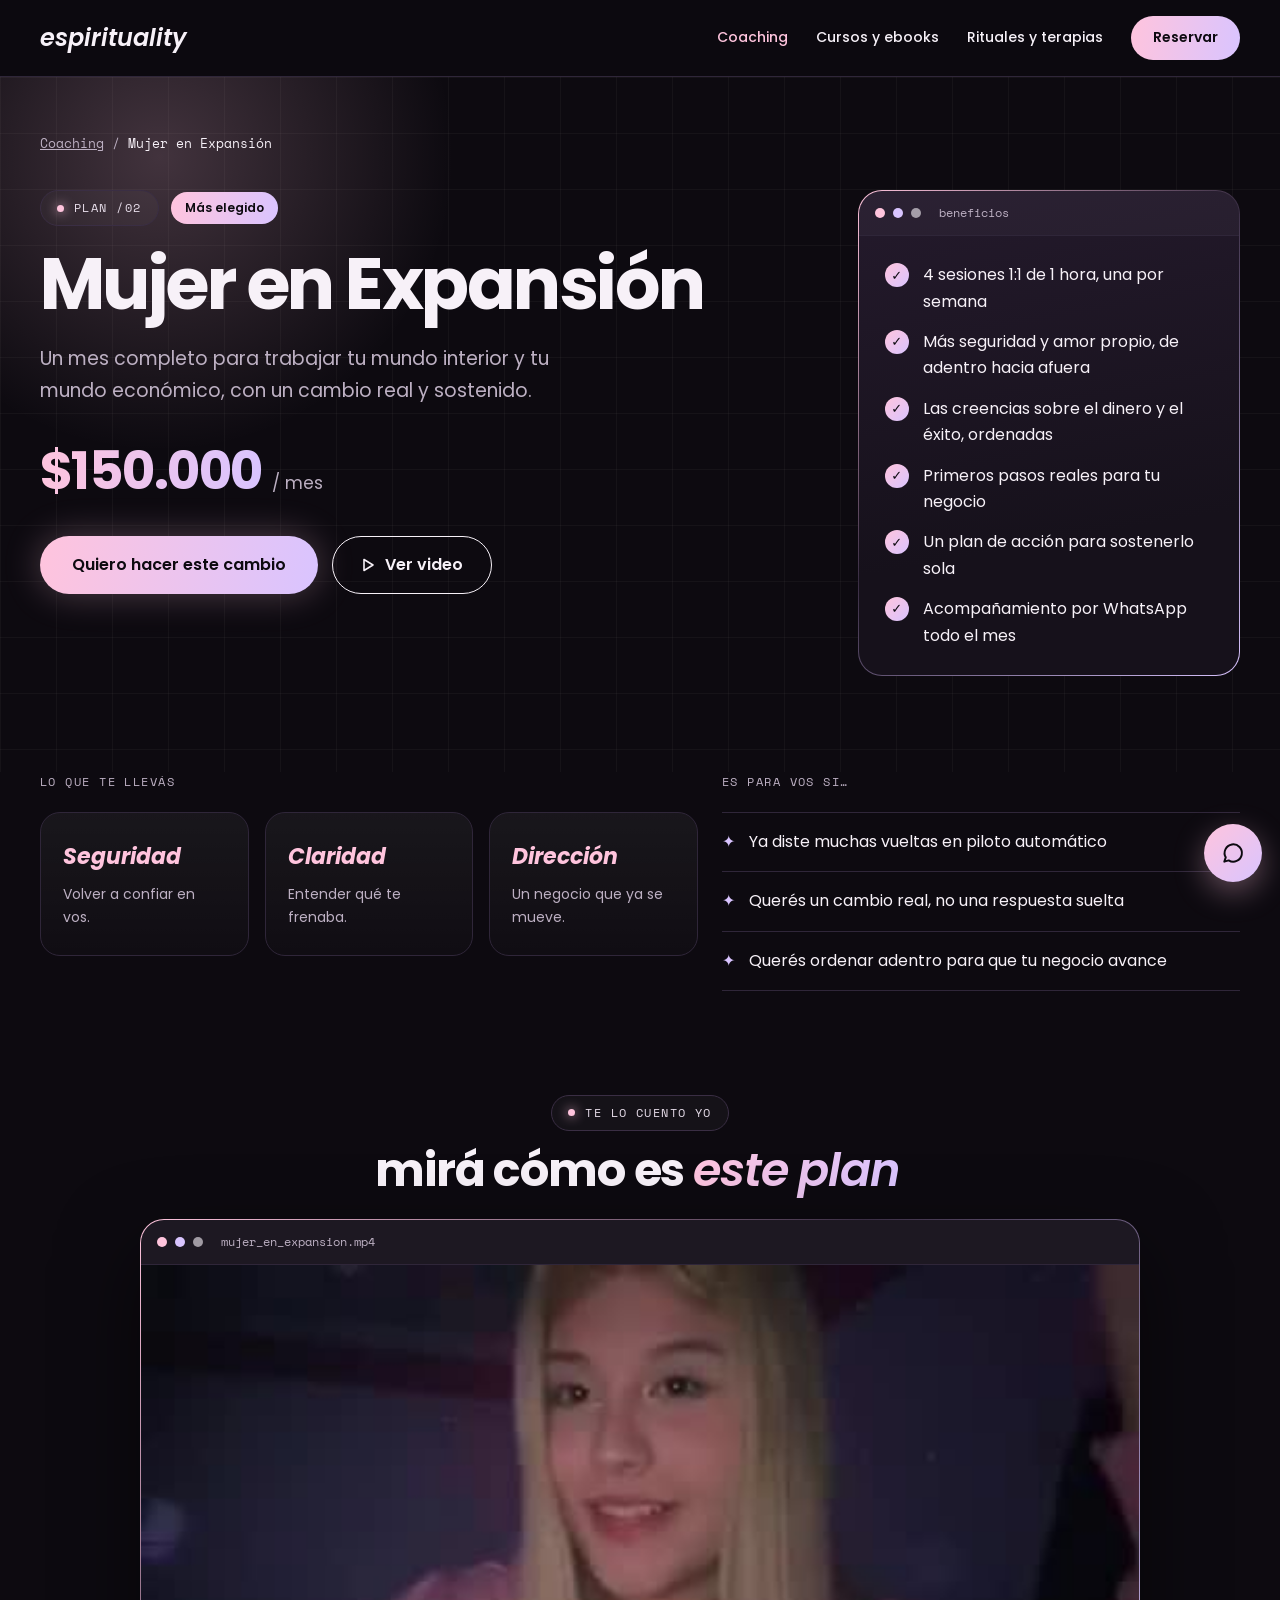
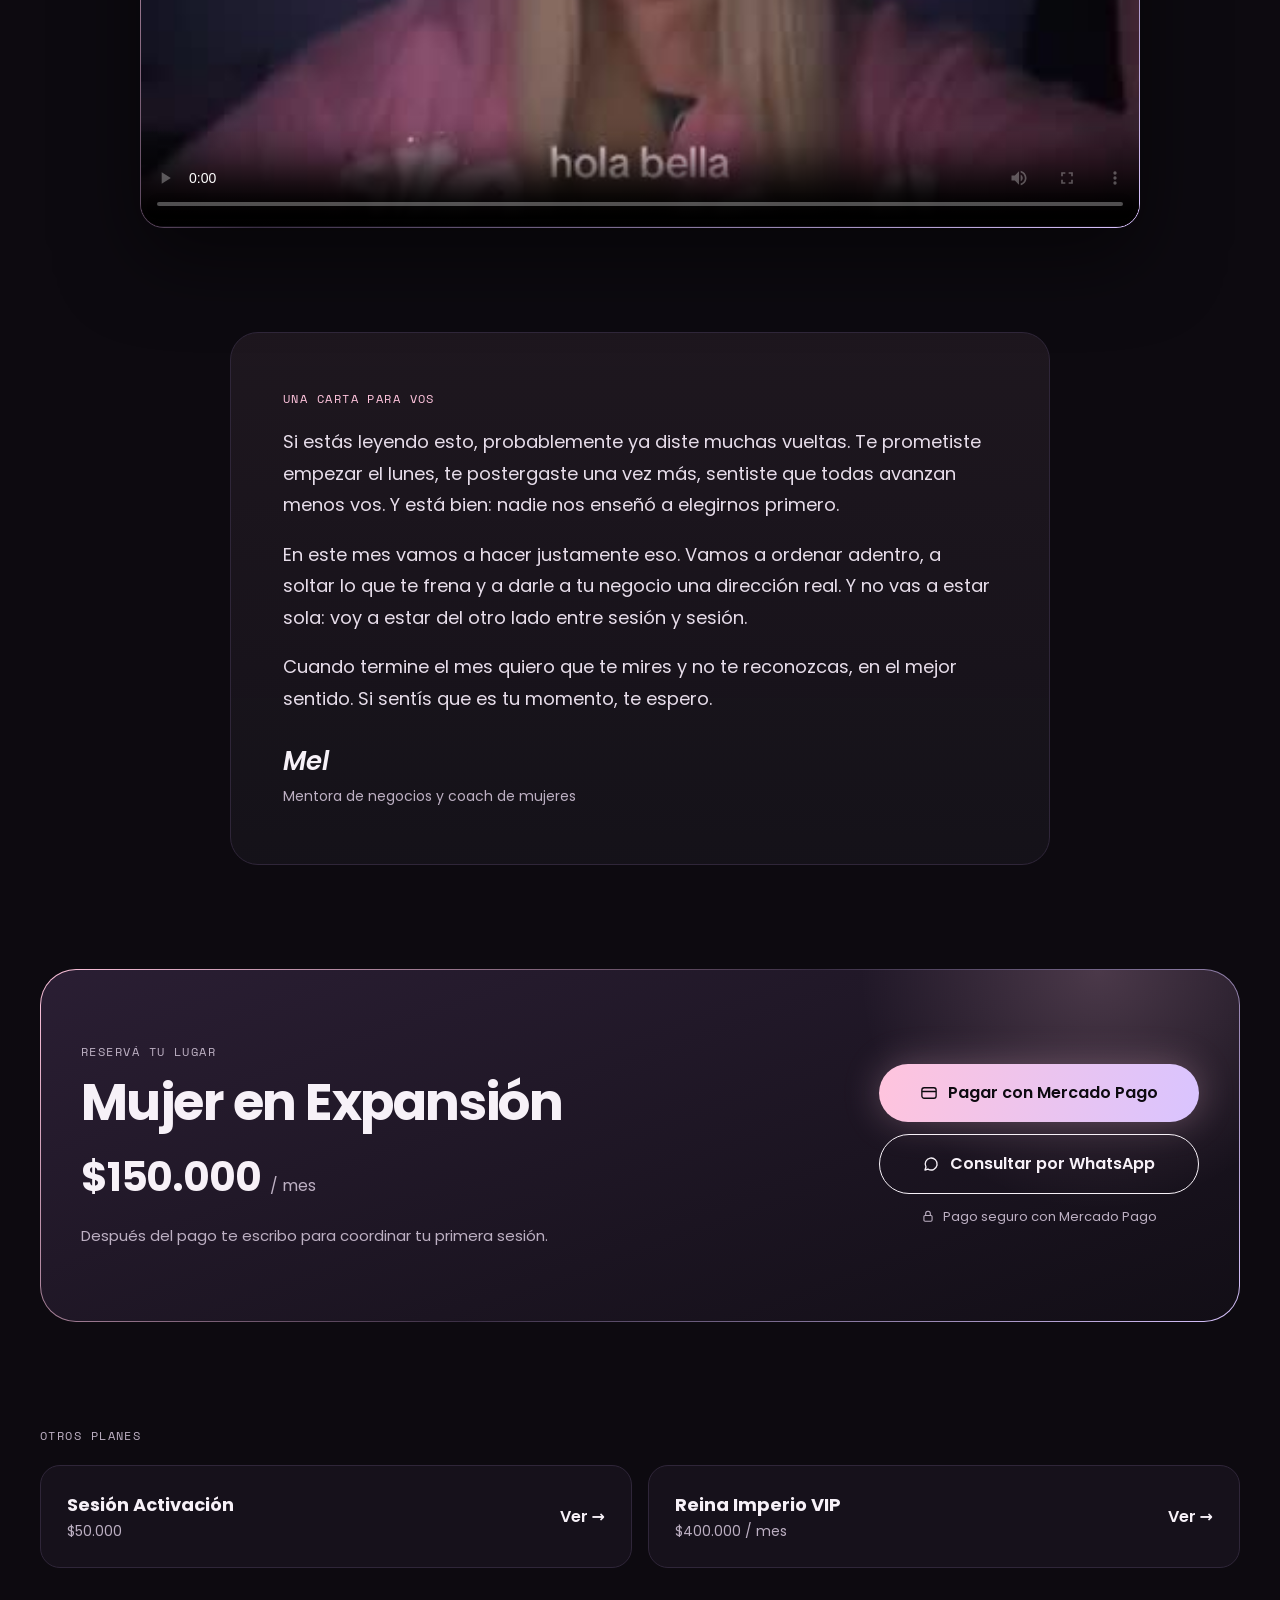
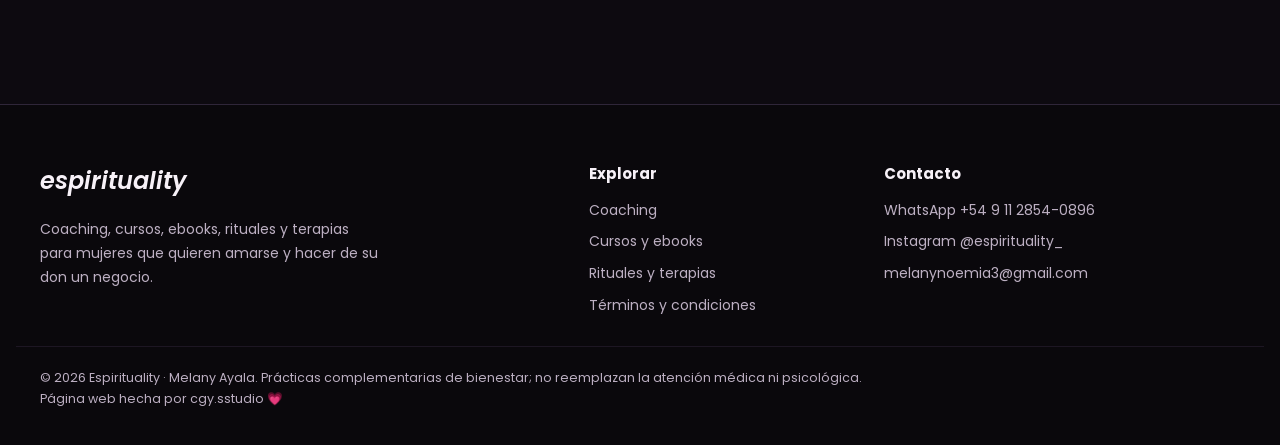
<file: plan-expansion.html>
<!doctype html>
<html lang="es">
<head>
<meta charset="utf-8">
<meta name="viewport" content="width=device-width, initial-scale=1">
<title>Plan · Detalle</title>
<link href="https://fonts.googleapis.com/css2?family=Poppins:ital,wght@0,400;0,500;0,600;0,700;1,600&amp;family=Space+Mono&amp;display=swap" rel="stylesheet">
<style>
body{margin:0;background:#0D0A10;color:#F7F1F8;font-family:'Poppins',system-ui,sans-serif}
a{color:#F7F1F8}a:hover{color:#FFC4DD}
@keyframes shimmer{0%{background-position:0% 50%}100%{background-position:200% 50%}}
@keyframes rise{from{opacity:0;transform:translateY(18px)}to{opacity:1;transform:none}}
@keyframes pulse{0%,100%{opacity:.55}50%{opacity:1}}
@keyframes glow{0%,100%{box-shadow:0 0 0 0 rgba(255,196,221,0.45)}50%{box-shadow:0 0 0 18px rgba(255,196,221,0)}}
@media (prefers-reduced-motion: reduce){*{animation:none !important}}
</style>
<meta name="description" content="Mujer en Expansión: 4 sesiones en un mes para trabajar tu mundo interior y tu negocio.">
<meta name="theme-color" content="#0D0A10">
<meta property="og:type" content="website">
<meta property="og:title" content="Espirituality">
<meta property="og:description" content="Mujer en Expansión: 4 sesiones en un mes para trabajar tu mundo interior y tu negocio.">
<meta property="og:image" content="assets/og.jpg">
<meta name="twitter:card" content="summary_large_image">
<link rel="icon" href="assets/favicon.svg" type="image/svg+xml">
<link rel="preconnect" href="https://fonts.googleapis.com">
<link rel="preconnect" href="https://fonts.gstatic.com" crossorigin>
<link rel="stylesheet" href="assets/css/site.css">
</head>
<body>
<div style="width: 100%; background: #0D0A10; color: #F7F1F8; font-family: 'Poppins', system-ui, sans-serif; font-size: 16px; line-height: 1.65">

<header style="position: sticky; top: 0; z-index: 5; background: rgba(13,10,16,0.82); backdrop-filter: blur(14px); -webkit-backdrop-filter: blur(14px); border-bottom: 1px solid #2F2639">
<nav style="max-width: 1200px; margin: 0 auto; padding: 16px 24px; display: flex; flex-wrap: wrap; align-items: center; justify-content: space-between; gap: 16px">
<a href="index.html" style="font-style: italic; font-weight: 600; font-size: 24px; color: #F7F1F8; text-decoration: none">espirituality</a>
<div style="display: flex; flex-wrap: wrap; align-items: center; gap: 28px; font-size: 14px; font-weight: 500">
<a href="coaching.html" style="color: #FFC4DD; text-decoration: none">Coaching</a>
<a href="tienda.html" style="color: #F7F1F8; text-decoration: none">Cursos y ebooks</a>
<a href="catalogo.html" style="color: #F7F1F8; text-decoration: none">Rituales y terapias</a>
<a href="#reservar" style="display: inline-flex; align-items: center; min-height: 44px; padding: 0 22px; border-radius: 999px; background: linear-gradient(100deg,#FFC4DD,#D9C4FF); color: #0D0A10; text-decoration: none; font-weight: 600">Reservar</a>
</div>
</nav>
</header>


<section style="position: relative; overflow: hidden; padding: 56px 24px 96px; background-image: linear-gradient(rgba(255,255,255,0.035) 1px, transparent 1px), linear-gradient(90deg, rgba(255,255,255,0.035) 1px, transparent 1px); background-size: 56px 56px">
<div aria-hidden="true" style="position: absolute; width: 640px; height: 640px; border-radius: 50%; background: radial-gradient(circle, rgba(255,196,221,0.22), transparent 65%); top: -240px; left: -160px; pointer-events: none"></div>
<div style="position: relative; max-width: 1200px; margin: 0 auto; display: flex; flex-direction: column; gap: 36px">
<div style="display: flex; flex-wrap: wrap; gap: 8px; font-family: 'Space Mono', monospace; font-size: 13px; color: #BDB0C3"><a href="coaching.html" style="color: #BDB0C3">Coaching</a><span>/</span><span style="color: #F7F1F8">Mujer en Expansión</span></div>
<div style="display: flex; flex-wrap: wrap; gap: 48px; align-items: flex-start">
<div style="flex: 999 1 480px; min-width: 0; display: flex; flex-direction: column; gap: 22px; animation: rise .9s ease both">
<div style="display: flex; flex-wrap: wrap; align-items: center; gap: 12px">
<span style="display: inline-flex; align-items: center; gap: 10px; padding: 7px 16px; border: 1px solid #3A2E44; border-radius: 999px; background: rgba(255,255,255,0.03); font-family: 'Space Mono', monospace; font-size: 12px; letter-spacing: 0.12em; text-transform: uppercase; color: #E7DDEA"><span style="width: 7px; height: 7px; border-radius: 50%; background: #FFC4DD; box-shadow: 0 0 12px #FFC4DD; animation: pulse 2.4s ease-in-out infinite"></span>Plan /02</span>
<span style="padding: 6px 14px; border-radius: 999px; background: linear-gradient(100deg,#FFC4DD,#D9C4FF); color: #0D0A10; font-size: 12px; font-weight: 600">Más elegido</span>
</div>
<h1 style="margin: 0; font-weight: 700; font-size: clamp(42px, 5.6vw, 78px); line-height: 1.02; letter-spacing: -0.035em">Mujer en Expansión</h1>
<p style="margin: 0; max-width: 560px; font-size: 19px; color: #BDB0C3">Un mes completo para trabajar tu mundo interior y tu mundo económico, con un cambio real y sostenido.</p>
<div style="display: flex; align-items: baseline; gap: 10px"><span style="font-size: 52px; font-weight: 700; letter-spacing: -0.03em; background: linear-gradient(100deg,#FFC4DD,#D9C4FF,#FFC4DD); background-size: 200% auto; -webkit-background-clip: text; background-clip: text; color: transparent; animation: shimmer 7s linear infinite">$150.000</span><span style="font-size: 17px; color: #BDB0C3">/ mes</span></div>
<div style="display: flex; flex-wrap: wrap; gap: 14px">
<a href="#reservar" style="display: inline-flex; align-items: center; min-height: 56px; padding: 0 32px; border-radius: 999px; background: linear-gradient(100deg,#FFC4DD,#D9C4FF); color: #0D0A10; font-weight: 600; text-decoration: none; box-shadow: 0 0 36px rgba(255,196,221,0.28)">Quiero hacer este cambio</a>
<a href="#video" style="display: inline-flex; align-items: center; gap: 10px; min-height: 56px; padding: 0 28px; border-radius: 999px; border: 1px solid #F7F1F8; color: #F7F1F8; font-weight: 600; text-decoration: none"><svg aria-hidden="true" width="14" height="14" viewBox="0 0 14 14"><path d="M3 1.5v11l9-5.5z" fill="none" stroke="currentColor" stroke-width="1.6" stroke-linejoin="round"></path></svg>Ver video</a>
</div>
</div>
<div style="flex: 1 1 380px; min-width: 0; border-radius: 24px; border: 1px solid transparent; background: linear-gradient(170deg,#241A2C,#16111B 70%) padding-box, linear-gradient(135deg,#FFC4DD,#3A2E44 45%,#D9C4FF) border-box; overflow: hidden">
<div style="display: flex; align-items: center; gap: 8px; padding: 12px 16px; border-bottom: 1px solid #2F2639; background: rgba(255,255,255,0.03)"><span style="width: 10px; height: 10px; border-radius: 50%; background: #FFC4DD"></span><span style="width: 10px; height: 10px; border-radius: 50%; background: #D9C4FF"></span><span style="width: 10px; height: 10px; border-radius: 50%; background: #F7F1F8; opacity: .6"></span><span style="margin-left: 10px; font-family: 'Space Mono', monospace; font-size: 12px; color: #BDB0C3">beneficios</span></div>
<ul style="margin: 0; padding: 26px; list-style: none; display: flex; flex-direction: column; gap: 14px">

<li style="display: flex; gap: 14px; align-items: flex-start; font-size: 16px"><span aria-hidden="true" style="flex: none; width: 24px; height: 24px; border-radius: 50%; background: linear-gradient(135deg,#FFC4DD,#D9C4FF); color: #0D0A10; display: inline-flex; align-items: center; justify-content: center; font-size: 13px; font-weight: 700; margin-top: 1px">✓</span><span>4 sesiones 1:1 de 1 hora, una por semana</span></li>

<li style="display: flex; gap: 14px; align-items: flex-start; font-size: 16px"><span aria-hidden="true" style="flex: none; width: 24px; height: 24px; border-radius: 50%; background: linear-gradient(135deg,#FFC4DD,#D9C4FF); color: #0D0A10; display: inline-flex; align-items: center; justify-content: center; font-size: 13px; font-weight: 700; margin-top: 1px">✓</span><span>Más seguridad y amor propio, de adentro hacia afuera</span></li>

<li style="display: flex; gap: 14px; align-items: flex-start; font-size: 16px"><span aria-hidden="true" style="flex: none; width: 24px; height: 24px; border-radius: 50%; background: linear-gradient(135deg,#FFC4DD,#D9C4FF); color: #0D0A10; display: inline-flex; align-items: center; justify-content: center; font-size: 13px; font-weight: 700; margin-top: 1px">✓</span><span>Las creencias sobre el dinero y el éxito, ordenadas</span></li>

<li style="display: flex; gap: 14px; align-items: flex-start; font-size: 16px"><span aria-hidden="true" style="flex: none; width: 24px; height: 24px; border-radius: 50%; background: linear-gradient(135deg,#FFC4DD,#D9C4FF); color: #0D0A10; display: inline-flex; align-items: center; justify-content: center; font-size: 13px; font-weight: 700; margin-top: 1px">✓</span><span>Primeros pasos reales para tu negocio</span></li>

<li style="display: flex; gap: 14px; align-items: flex-start; font-size: 16px"><span aria-hidden="true" style="flex: none; width: 24px; height: 24px; border-radius: 50%; background: linear-gradient(135deg,#FFC4DD,#D9C4FF); color: #0D0A10; display: inline-flex; align-items: center; justify-content: center; font-size: 13px; font-weight: 700; margin-top: 1px">✓</span><span>Un plan de acción para sostenerlo sola</span></li>

<li style="display: flex; gap: 14px; align-items: flex-start; font-size: 16px"><span aria-hidden="true" style="flex: none; width: 24px; height: 24px; border-radius: 50%; background: linear-gradient(135deg,#FFC4DD,#D9C4FF); color: #0D0A10; display: inline-flex; align-items: center; justify-content: center; font-size: 13px; font-weight: 700; margin-top: 1px">✓</span><span>Acompañamiento por WhatsApp todo el mes</span></li>

</ul>
</div>
</div>
</div>
</section>


<section style="padding: 0 24px 104px">
<div style="max-width: 1200px; margin: 0 auto; display: flex; flex-wrap: wrap; gap: 24px">
<div style="flex: 1 1 520px; min-width: 0; display: flex; flex-direction: column; gap: 20px">
<span style="font-family: 'Space Mono', monospace; font-size: 12px; letter-spacing: 0.12em; text-transform: uppercase; color: #BDB0C3">Lo que te llevás</span>
<div style="display: grid; grid-template-columns: repeat(auto-fit, minmax(160px, 1fr)); gap: 16px">

<div style="display: flex; flex-direction: column; gap: 8px; padding: 26px 22px; border-radius: 20px; border: 1px solid #2F2639; background: linear-gradient(180deg, rgba(255,255,255,0.05), rgba(255,255,255,0.01))"><strong style="font-size: 22px; font-style: italic; color: #FFC4DD">Seguridad</strong><span style="font-size: 14px; color: #BDB0C3">Volver a confiar en vos.</span></div>

<div style="display: flex; flex-direction: column; gap: 8px; padding: 26px 22px; border-radius: 20px; border: 1px solid #2F2639; background: linear-gradient(180deg, rgba(255,255,255,0.05), rgba(255,255,255,0.01))"><strong style="font-size: 22px; font-style: italic; color: #FFC4DD">Claridad</strong><span style="font-size: 14px; color: #BDB0C3">Entender qué te frenaba.</span></div>

<div style="display: flex; flex-direction: column; gap: 8px; padding: 26px 22px; border-radius: 20px; border: 1px solid #2F2639; background: linear-gradient(180deg, rgba(255,255,255,0.05), rgba(255,255,255,0.01))"><strong style="font-size: 22px; font-style: italic; color: #FFC4DD">Dirección</strong><span style="font-size: 14px; color: #BDB0C3">Un negocio que ya se mueve.</span></div>

</div>
</div>
<div style="flex: 1 1 380px; min-width: 0; display: flex; flex-direction: column; gap: 20px">
<span style="font-family: 'Space Mono', monospace; font-size: 12px; letter-spacing: 0.12em; text-transform: uppercase; color: #BDB0C3">Es para vos si…</span>
<div style="display: flex; flex-direction: column; border-top: 1px solid #2F2639">

<div style="display: flex; gap: 14px; padding: 16px 0; border-bottom: 1px solid #2F2639"><span style="color: #D9C4FF">✦</span><span>Ya diste muchas vueltas en piloto automático</span></div>

<div style="display: flex; gap: 14px; padding: 16px 0; border-bottom: 1px solid #2F2639"><span style="color: #D9C4FF">✦</span><span>Querés un cambio real, no una respuesta suelta</span></div>

<div style="display: flex; gap: 14px; padding: 16px 0; border-bottom: 1px solid #2F2639"><span style="color: #D9C4FF">✦</span><span>Querés ordenar adentro para que tu negocio avance</span></div>

</div>
</div>
</div>
</section>


<section id="video" style="padding: 0 24px 104px">
<div style="max-width: 1000px; margin: 0 auto; display: flex; flex-direction: column; gap: 24px">
<div style="display: flex; flex-direction: column; gap: 14px; align-items: center; text-align: center">
<span style="display: inline-flex; align-items: center; gap: 10px; padding: 7px 16px; border: 1px solid #3A2E44; border-radius: 999px; background: rgba(255,255,255,0.03); font-family: 'Space Mono', monospace; font-size: 12px; letter-spacing: 0.12em; text-transform: uppercase; color: #E7DDEA"><span style="width: 7px; height: 7px; border-radius: 50%; background: #FFC4DD; box-shadow: 0 0 12px #FFC4DD"></span>Te lo cuento yo</span>
<h2 style="margin: 0; font-weight: 700; font-size: clamp(30px, 3.6vw, 48px); line-height: 1.1; letter-spacing: -0.025em">mirá cómo es <em style="font-style: italic; font-weight: 600; background: linear-gradient(100deg,#FFC4DD,#D9C4FF,#FFC4DD); background-size: 200% auto; -webkit-background-clip: text; background-clip: text; color: transparent; animation: shimmer 7s linear infinite; padding-right: 6px">este plan</em></h2>
</div>
<div style="border-radius: 24px; border: 1px solid transparent; background: linear-gradient(#16111B,#16111B) padding-box, linear-gradient(135deg,#FFC4DD,#3A2E44 45%,#D9C4FF) border-box; overflow: hidden; box-shadow: 0 30px 80px rgba(0,0,0,0.5)">
<div style="display: flex; align-items: center; gap: 8px; padding: 12px 16px; border-bottom: 1px solid #2F2639; background: rgba(255,255,255,0.03)"><span style="width: 10px; height: 10px; border-radius: 50%; background: #FFC4DD"></span><span style="width: 10px; height: 10px; border-radius: 50%; background: #D9C4FF"></span><span style="width: 10px; height: 10px; border-radius: 50%; background: #F7F1F8; opacity: .6"></span><span style="margin-left: 10px; font-family: 'Space Mono', monospace; font-size: 12px; color: #BDB0C3">mujer_en_expansion.mp4</span></div>
<video controls playsinline preload="metadata" poster="assets/video/plan-expansion.jpg" style="display: block; width: 100%; aspect-ratio: 16 / 9; background: #120E16"><source src="assets/video/plan-expansion.mp4" type="video/mp4">Tu navegador no puede reproducir este video.</video>
</div>
</div>
</section>


<section style="padding: 0 24px 104px">
<div style="position: relative; max-width: 820px; margin: 0 auto; padding: 56px 52px; border-radius: 28px; border: 1px solid #2F2639; background: linear-gradient(180deg, rgba(255,196,221,0.07), rgba(217,196,255,0.04)); display: flex; flex-direction: column; gap: 18px; box-sizing: border-box">
<span style="font-family: 'Space Mono', monospace; font-size: 12px; letter-spacing: 0.12em; text-transform: uppercase; color: #FFC4DD">Una carta para vos</span>

<p style="margin: 0; font-size: 18px; line-height: 1.75; color: #E7DDEA">Si estás leyendo esto, probablemente ya diste muchas vueltas. Te prometiste empezar el lunes, te postergaste una vez más, sentiste que todas avanzan menos vos. Y está bien: nadie nos enseñó a elegirnos primero.</p>

<p style="margin: 0; font-size: 18px; line-height: 1.75; color: #E7DDEA">En este mes vamos a hacer justamente eso. Vamos a ordenar adentro, a soltar lo que te frena y a darle a tu negocio una dirección real. Y no vas a estar sola: voy a estar del otro lado entre sesión y sesión.</p>

<p style="margin: 0; font-size: 18px; line-height: 1.75; color: #E7DDEA">Cuando termine el mes quiero que te mires y no te reconozcas, en el mejor sentido. Si sentís que es tu momento, te espero.</p>

<div style="display: flex; flex-direction: column; gap: 2px; margin-top: 8px"><span style="font-style: italic; font-weight: 600; font-size: 26px">Mel</span><span style="font-size: 14px; color: #BDB0C3">Mentora de negocios y coach de mujeres</span></div>
</div>
</section>


<section id="reservar" style="padding: 0 24px 104px">
<div style="position: relative; overflow: hidden; max-width: 1200px; margin: 0 auto; padding: 72px 40px; border-radius: 36px; border: 1px solid transparent; background: linear-gradient(160deg,#2A1E33,#120E16) padding-box, linear-gradient(135deg,#FFC4DD,#3A2E44 50%,#D9C4FF) border-box; display: flex; flex-wrap: wrap; align-items: center; gap: 40px; box-sizing: border-box">
<div aria-hidden="true" style="position: absolute; width: 520px; height: 520px; border-radius: 50%; background: radial-gradient(circle, rgba(255,196,221,0.2), transparent 65%); top: -260px; right: -120px; pointer-events: none"></div>
<div style="position: relative; flex: 999 1 440px; min-width: 0; display: flex; flex-direction: column; gap: 14px">
<span style="font-family: 'Space Mono', monospace; font-size: 12px; letter-spacing: 0.12em; text-transform: uppercase; color: #BDB0C3">Reservá tu lugar</span>
<h2 style="margin: 0; font-weight: 700; font-size: clamp(32px, 4vw, 52px); line-height: 1.05; letter-spacing: -0.03em">Mujer en Expansión</h2>
<div style="display: flex; align-items: baseline; gap: 10px"><span style="font-size: 40px; font-weight: 700; letter-spacing: -0.03em">$150.000</span><span style="color: #BDB0C3">/ mes</span></div>
<span style="font-size: 15px; color: #BDB0C3">Después del pago te escribo para coordinar tu primera sesión.</span>
</div>
<div style="position: relative; flex: 1 1 320px; min-width: 0; display: flex; flex-direction: column; gap: 12px">
<a href="#" data-pago="mercadopago" style="display: inline-flex; align-items: center; justify-content: center; gap: 10px; min-height: 58px; border-radius: 999px; background: linear-gradient(100deg,#FFC4DD,#D9C4FF); color: #0D0A10; font-weight: 600; text-decoration: none; box-shadow: 0 0 36px rgba(255,196,221,0.28)"><svg aria-hidden="true" width="18" height="18" viewBox="0 0 24 24"><rect x="2.5" y="5" width="19" height="14" rx="3" fill="none" stroke="currentColor" stroke-width="1.8"></rect><path d="M2.5 10h19" stroke="currentColor" stroke-width="1.8"></path></svg>Pagar con Mercado Pago</a>
<a href="https://wa.me/5491128540896" target="_blank" rel="noopener" style="display: inline-flex; align-items: center; justify-content: center; gap: 10px; min-height: 58px; border-radius: 999px; border: 1px solid #F7F1F8; color: #F7F1F8; font-weight: 600; text-decoration: none"><svg aria-hidden="true" width="18" height="18" viewBox="0 0 24 24"><path d="M4 20l1.3-4A8 8 0 1 1 8 18.8z" fill="none" stroke="currentColor" stroke-width="1.8" stroke-linejoin="round"></path></svg>Consultar por WhatsApp</a>
<span style="display: inline-flex; align-items: center; justify-content: center; gap: 8px; font-size: 13px; color: #BDB0C3"><svg aria-hidden="true" width="14" height="14" viewBox="0 0 24 24"><rect x="5" y="11" width="14" height="10" rx="2" fill="none" stroke="currentColor" stroke-width="1.8"></rect><path d="M8 11V8a4 4 0 0 1 8 0v3" fill="none" stroke="currentColor" stroke-width="1.8"></path></svg>Pago seguro con Mercado Pago</span>
</div>
</div>
</section>


<section style="padding: 0 24px 96px">
<div style="max-width: 1200px; margin: 0 auto; display: flex; flex-direction: column; gap: 20px">
<span style="font-family: 'Space Mono', monospace; font-size: 12px; letter-spacing: 0.12em; text-transform: uppercase; color: #BDB0C3">Otros planes</span>
<div style="display: grid; grid-template-columns: repeat(auto-fit, minmax(280px, 1fr)); gap: 16px">

<a href="plan-activacion.html" style="display: flex; justify-content: space-between; align-items: center; gap: 16px; padding: 24px 26px; border-radius: 20px; border: 1px solid #2F2639; background: #16111B; color: #F7F1F8; text-decoration: none"><span style="display: flex; flex-direction: column"><strong style="font-size: 18px">Sesión Activación</strong><span style="font-size: 14px; color: #BDB0C3">$50.000 </span></span><span style="font-weight: 600">Ver →</span></a>

<a href="plan-vip.html" style="display: flex; justify-content: space-between; align-items: center; gap: 16px; padding: 24px 26px; border-radius: 20px; border: 1px solid #2F2639; background: #16111B; color: #F7F1F8; text-decoration: none"><span style="display: flex; flex-direction: column"><strong style="font-size: 18px">Reina Imperio VIP</strong><span style="font-size: 14px; color: #BDB0C3">$400.000 / mes</span></span><span style="font-weight: 600">Ver →</span></a>

</div>
</div>
</section>

</div>
<footer class="site-footer" id="pie">
<div class="foot-in">
<div class="foot-brand"><a href="index.html" class="logo">espirituality</a><p>Coaching, cursos, ebooks, rituales y terapias para mujeres que quieren amarse y hacer de su don un negocio.</p></div>
<nav aria-label="Secciones"><strong>Explorar</strong><a href="coaching.html">Coaching</a><a href="tienda.html">Cursos y ebooks</a><a href="catalogo.html">Rituales y terapias</a><a href="terminos.html">Términos y condiciones</a></nav>
<div><strong>Contacto</strong><a href="https://wa.me/5491128540896" target="_blank" rel="noopener">WhatsApp +54 9 11 2854-0896</a><a href="https://instagram.com/espirituality_" target="_blank" rel="noopener">Instagram @espirituality_</a><a href="mailto:melanynoemia3@gmail.com">melanynoemia3@gmail.com</a></div>
</div>
<p class="foot-copy">© <span id="anio">2026</span> Espirituality · Melany Ayala. Prácticas complementarias de bienestar; no reemplazan la atención médica ni psicológica.<br>Página web hecha por <a href="https://instagram.com/cgy.sstudio" target="_blank" rel="noopener">cgy.sstudio</a> 💗</p>
</footer>
<script src="assets/js/config.js"></script>
<script src="assets/js/site.js"></script>
</body>
</html>
</file>
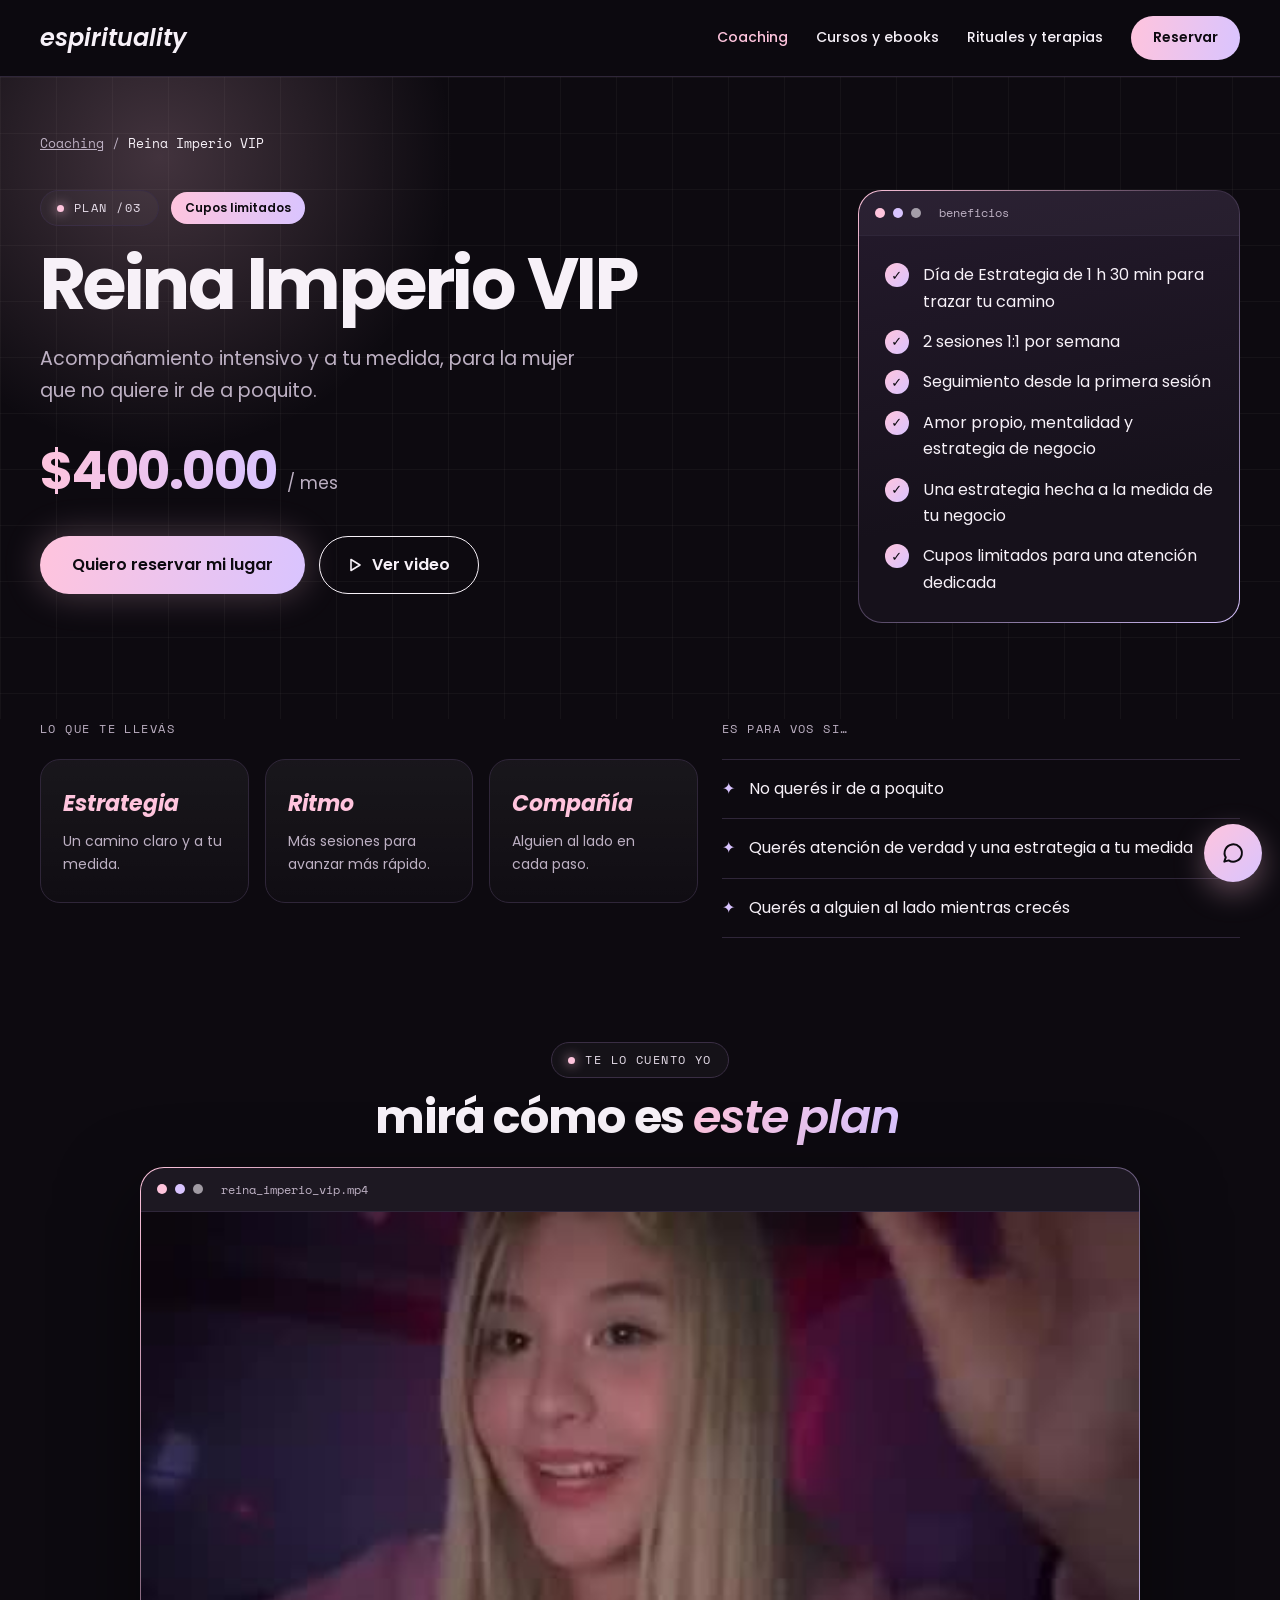
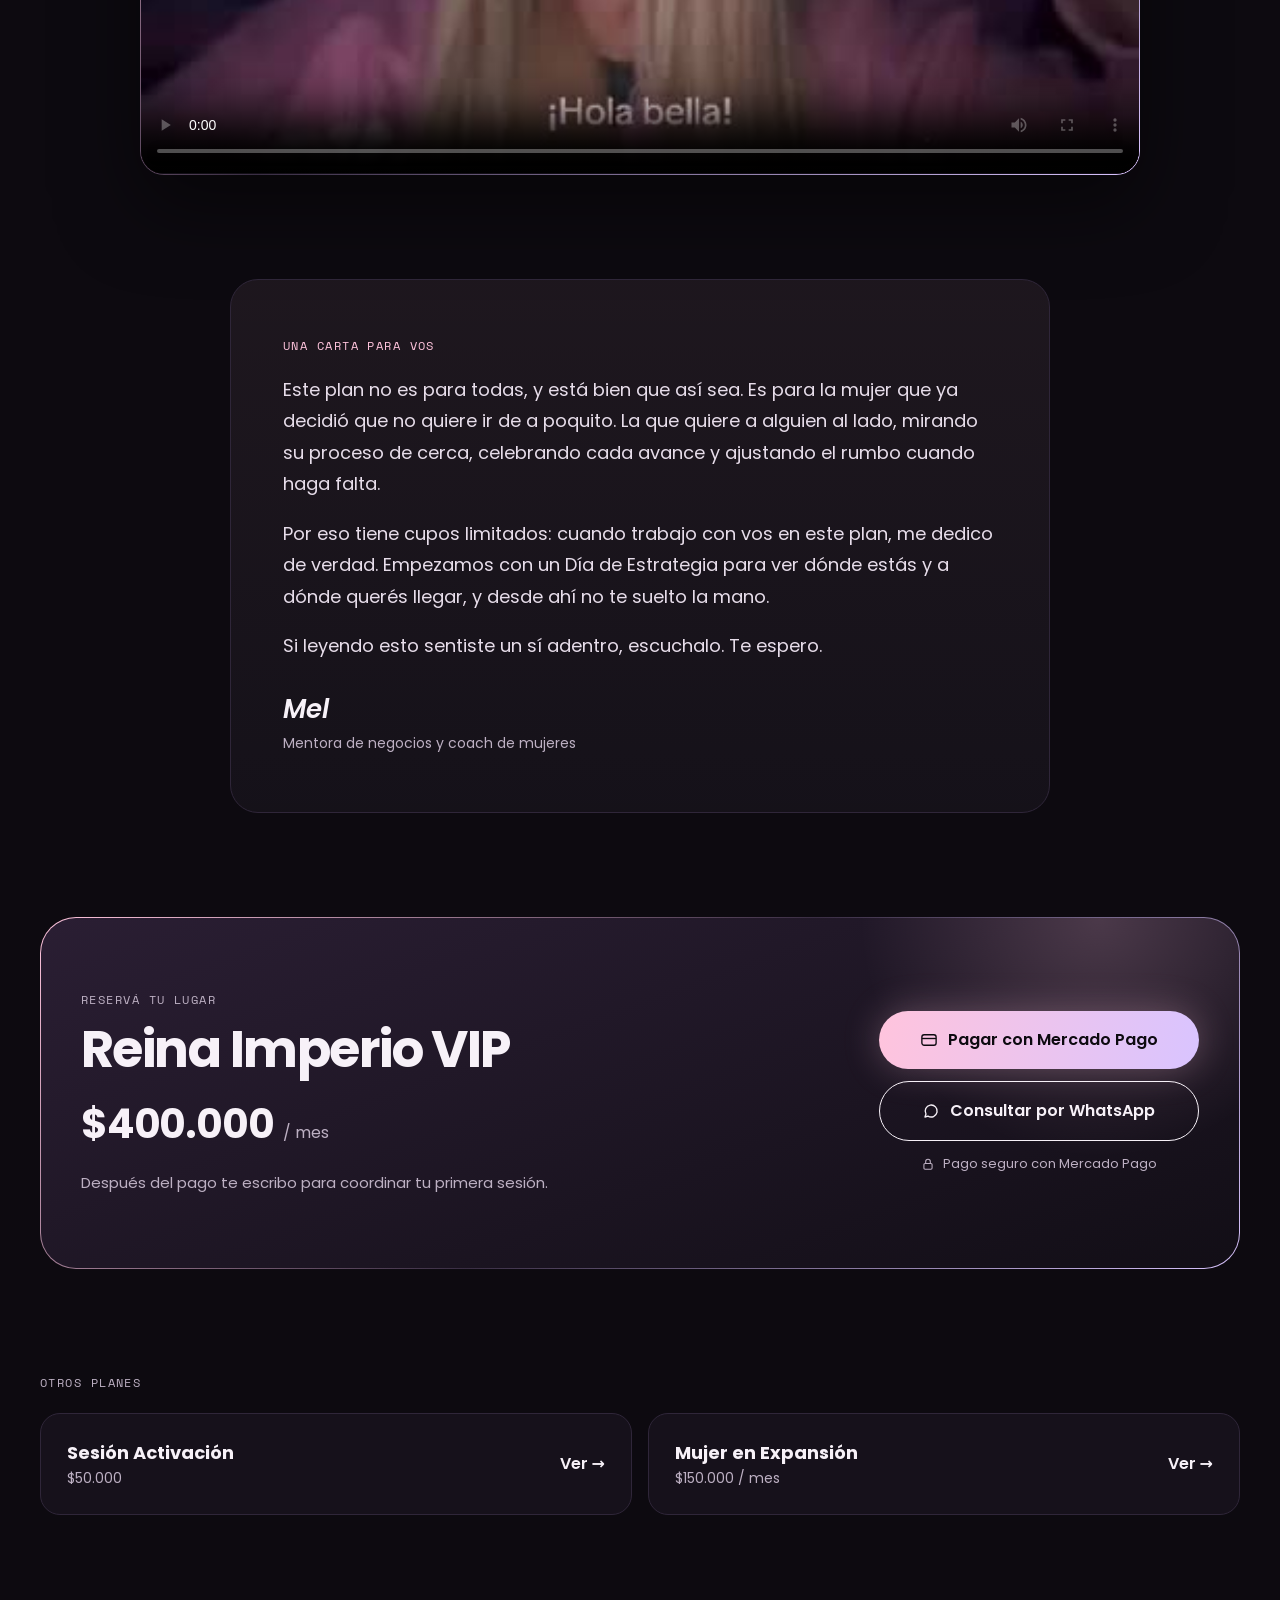
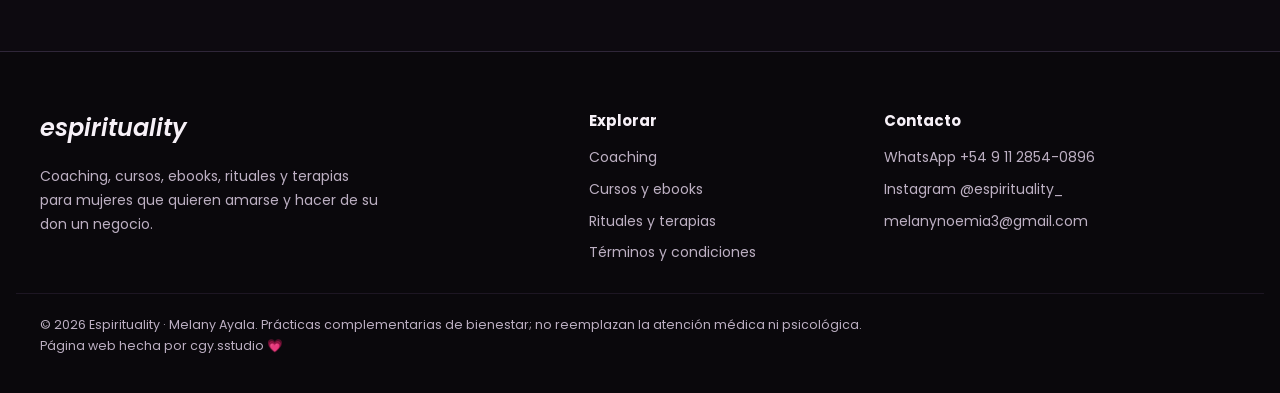
<file: plan-vip.html>
<!doctype html>
<html lang="es">
<head>
<meta charset="utf-8">
<meta name="viewport" content="width=device-width, initial-scale=1">
<title>Plan · Detalle</title>
<link href="https://fonts.googleapis.com/css2?family=Poppins:ital,wght@0,400;0,500;0,600;0,700;1,600&amp;family=Space+Mono&amp;display=swap" rel="stylesheet">
<style>
body{margin:0;background:#0D0A10;color:#F7F1F8;font-family:'Poppins',system-ui,sans-serif}
a{color:#F7F1F8}a:hover{color:#FFC4DD}
@keyframes shimmer{0%{background-position:0% 50%}100%{background-position:200% 50%}}
@keyframes rise{from{opacity:0;transform:translateY(18px)}to{opacity:1;transform:none}}
@keyframes pulse{0%,100%{opacity:.55}50%{opacity:1}}
@keyframes glow{0%,100%{box-shadow:0 0 0 0 rgba(255,196,221,0.45)}50%{box-shadow:0 0 0 18px rgba(255,196,221,0)}}
@media (prefers-reduced-motion: reduce){*{animation:none !important}}
</style>
<meta name="description" content="Reina Imperio VIP: un mes de alto contacto con estrategia hecha a tu medida.">
<meta name="theme-color" content="#0D0A10">
<meta property="og:type" content="website">
<meta property="og:title" content="Espirituality">
<meta property="og:description" content="Reina Imperio VIP: un mes de alto contacto con estrategia hecha a tu medida.">
<meta property="og:image" content="assets/og.jpg">
<meta name="twitter:card" content="summary_large_image">
<link rel="icon" href="assets/favicon.svg" type="image/svg+xml">
<link rel="preconnect" href="https://fonts.googleapis.com">
<link rel="preconnect" href="https://fonts.gstatic.com" crossorigin>
<link rel="stylesheet" href="assets/css/site.css">
</head>
<body>
<div style="width: 100%; background: #0D0A10; color: #F7F1F8; font-family: 'Poppins', system-ui, sans-serif; font-size: 16px; line-height: 1.65">

<header style="position: sticky; top: 0; z-index: 5; background: rgba(13,10,16,0.82); backdrop-filter: blur(14px); -webkit-backdrop-filter: blur(14px); border-bottom: 1px solid #2F2639">
<nav style="max-width: 1200px; margin: 0 auto; padding: 16px 24px; display: flex; flex-wrap: wrap; align-items: center; justify-content: space-between; gap: 16px">
<a href="index.html" style="font-style: italic; font-weight: 600; font-size: 24px; color: #F7F1F8; text-decoration: none">espirituality</a>
<div style="display: flex; flex-wrap: wrap; align-items: center; gap: 28px; font-size: 14px; font-weight: 500">
<a href="coaching.html" style="color: #FFC4DD; text-decoration: none">Coaching</a>
<a href="tienda.html" style="color: #F7F1F8; text-decoration: none">Cursos y ebooks</a>
<a href="catalogo.html" style="color: #F7F1F8; text-decoration: none">Rituales y terapias</a>
<a href="#reservar" style="display: inline-flex; align-items: center; min-height: 44px; padding: 0 22px; border-radius: 999px; background: linear-gradient(100deg,#FFC4DD,#D9C4FF); color: #0D0A10; text-decoration: none; font-weight: 600">Reservar</a>
</div>
</nav>
</header>


<section style="position: relative; overflow: hidden; padding: 56px 24px 96px; background-image: linear-gradient(rgba(255,255,255,0.035) 1px, transparent 1px), linear-gradient(90deg, rgba(255,255,255,0.035) 1px, transparent 1px); background-size: 56px 56px">
<div aria-hidden="true" style="position: absolute; width: 640px; height: 640px; border-radius: 50%; background: radial-gradient(circle, rgba(255,196,221,0.22), transparent 65%); top: -240px; left: -160px; pointer-events: none"></div>
<div style="position: relative; max-width: 1200px; margin: 0 auto; display: flex; flex-direction: column; gap: 36px">
<div style="display: flex; flex-wrap: wrap; gap: 8px; font-family: 'Space Mono', monospace; font-size: 13px; color: #BDB0C3"><a href="coaching.html" style="color: #BDB0C3">Coaching</a><span>/</span><span style="color: #F7F1F8">Reina Imperio VIP</span></div>
<div style="display: flex; flex-wrap: wrap; gap: 48px; align-items: flex-start">
<div style="flex: 999 1 480px; min-width: 0; display: flex; flex-direction: column; gap: 22px; animation: rise .9s ease both">
<div style="display: flex; flex-wrap: wrap; align-items: center; gap: 12px">
<span style="display: inline-flex; align-items: center; gap: 10px; padding: 7px 16px; border: 1px solid #3A2E44; border-radius: 999px; background: rgba(255,255,255,0.03); font-family: 'Space Mono', monospace; font-size: 12px; letter-spacing: 0.12em; text-transform: uppercase; color: #E7DDEA"><span style="width: 7px; height: 7px; border-radius: 50%; background: #FFC4DD; box-shadow: 0 0 12px #FFC4DD; animation: pulse 2.4s ease-in-out infinite"></span>Plan /03</span>
<span style="padding: 6px 14px; border-radius: 999px; background: linear-gradient(100deg,#FFC4DD,#D9C4FF); color: #0D0A10; font-size: 12px; font-weight: 600">Cupos limitados</span>
</div>
<h1 style="margin: 0; font-weight: 700; font-size: clamp(42px, 5.6vw, 78px); line-height: 1.02; letter-spacing: -0.035em">Reina Imperio VIP</h1>
<p style="margin: 0; max-width: 560px; font-size: 19px; color: #BDB0C3">Acompañamiento intensivo y a tu medida, para la mujer que no quiere ir de a poquito.</p>
<div style="display: flex; align-items: baseline; gap: 10px"><span style="font-size: 52px; font-weight: 700; letter-spacing: -0.03em; background: linear-gradient(100deg,#FFC4DD,#D9C4FF,#FFC4DD); background-size: 200% auto; -webkit-background-clip: text; background-clip: text; color: transparent; animation: shimmer 7s linear infinite">$400.000</span><span style="font-size: 17px; color: #BDB0C3">/ mes</span></div>
<div style="display: flex; flex-wrap: wrap; gap: 14px">
<a href="#reservar" style="display: inline-flex; align-items: center; min-height: 56px; padding: 0 32px; border-radius: 999px; background: linear-gradient(100deg,#FFC4DD,#D9C4FF); color: #0D0A10; font-weight: 600; text-decoration: none; box-shadow: 0 0 36px rgba(255,196,221,0.28)">Quiero reservar mi lugar</a>
<a href="#video" style="display: inline-flex; align-items: center; gap: 10px; min-height: 56px; padding: 0 28px; border-radius: 999px; border: 1px solid #F7F1F8; color: #F7F1F8; font-weight: 600; text-decoration: none"><svg aria-hidden="true" width="14" height="14" viewBox="0 0 14 14"><path d="M3 1.5v11l9-5.5z" fill="none" stroke="currentColor" stroke-width="1.6" stroke-linejoin="round"></path></svg>Ver video</a>
</div>
</div>
<div style="flex: 1 1 380px; min-width: 0; border-radius: 24px; border: 1px solid transparent; background: linear-gradient(170deg,#241A2C,#16111B 70%) padding-box, linear-gradient(135deg,#FFC4DD,#3A2E44 45%,#D9C4FF) border-box; overflow: hidden">
<div style="display: flex; align-items: center; gap: 8px; padding: 12px 16px; border-bottom: 1px solid #2F2639; background: rgba(255,255,255,0.03)"><span style="width: 10px; height: 10px; border-radius: 50%; background: #FFC4DD"></span><span style="width: 10px; height: 10px; border-radius: 50%; background: #D9C4FF"></span><span style="width: 10px; height: 10px; border-radius: 50%; background: #F7F1F8; opacity: .6"></span><span style="margin-left: 10px; font-family: 'Space Mono', monospace; font-size: 12px; color: #BDB0C3">beneficios</span></div>
<ul style="margin: 0; padding: 26px; list-style: none; display: flex; flex-direction: column; gap: 14px">

<li style="display: flex; gap: 14px; align-items: flex-start; font-size: 16px"><span aria-hidden="true" style="flex: none; width: 24px; height: 24px; border-radius: 50%; background: linear-gradient(135deg,#FFC4DD,#D9C4FF); color: #0D0A10; display: inline-flex; align-items: center; justify-content: center; font-size: 13px; font-weight: 700; margin-top: 1px">✓</span><span>Día de Estrategia de 1 h 30 min para trazar tu camino</span></li>

<li style="display: flex; gap: 14px; align-items: flex-start; font-size: 16px"><span aria-hidden="true" style="flex: none; width: 24px; height: 24px; border-radius: 50%; background: linear-gradient(135deg,#FFC4DD,#D9C4FF); color: #0D0A10; display: inline-flex; align-items: center; justify-content: center; font-size: 13px; font-weight: 700; margin-top: 1px">✓</span><span>2 sesiones 1:1 por semana</span></li>

<li style="display: flex; gap: 14px; align-items: flex-start; font-size: 16px"><span aria-hidden="true" style="flex: none; width: 24px; height: 24px; border-radius: 50%; background: linear-gradient(135deg,#FFC4DD,#D9C4FF); color: #0D0A10; display: inline-flex; align-items: center; justify-content: center; font-size: 13px; font-weight: 700; margin-top: 1px">✓</span><span>Seguimiento desde la primera sesión</span></li>

<li style="display: flex; gap: 14px; align-items: flex-start; font-size: 16px"><span aria-hidden="true" style="flex: none; width: 24px; height: 24px; border-radius: 50%; background: linear-gradient(135deg,#FFC4DD,#D9C4FF); color: #0D0A10; display: inline-flex; align-items: center; justify-content: center; font-size: 13px; font-weight: 700; margin-top: 1px">✓</span><span>Amor propio, mentalidad y estrategia de negocio</span></li>

<li style="display: flex; gap: 14px; align-items: flex-start; font-size: 16px"><span aria-hidden="true" style="flex: none; width: 24px; height: 24px; border-radius: 50%; background: linear-gradient(135deg,#FFC4DD,#D9C4FF); color: #0D0A10; display: inline-flex; align-items: center; justify-content: center; font-size: 13px; font-weight: 700; margin-top: 1px">✓</span><span>Una estrategia hecha a la medida de tu negocio</span></li>

<li style="display: flex; gap: 14px; align-items: flex-start; font-size: 16px"><span aria-hidden="true" style="flex: none; width: 24px; height: 24px; border-radius: 50%; background: linear-gradient(135deg,#FFC4DD,#D9C4FF); color: #0D0A10; display: inline-flex; align-items: center; justify-content: center; font-size: 13px; font-weight: 700; margin-top: 1px">✓</span><span>Cupos limitados para una atención dedicada</span></li>

</ul>
</div>
</div>
</div>
</section>


<section style="padding: 0 24px 104px">
<div style="max-width: 1200px; margin: 0 auto; display: flex; flex-wrap: wrap; gap: 24px">
<div style="flex: 1 1 520px; min-width: 0; display: flex; flex-direction: column; gap: 20px">
<span style="font-family: 'Space Mono', monospace; font-size: 12px; letter-spacing: 0.12em; text-transform: uppercase; color: #BDB0C3">Lo que te llevás</span>
<div style="display: grid; grid-template-columns: repeat(auto-fit, minmax(160px, 1fr)); gap: 16px">

<div style="display: flex; flex-direction: column; gap: 8px; padding: 26px 22px; border-radius: 20px; border: 1px solid #2F2639; background: linear-gradient(180deg, rgba(255,255,255,0.05), rgba(255,255,255,0.01))"><strong style="font-size: 22px; font-style: italic; color: #FFC4DD">Estrategia</strong><span style="font-size: 14px; color: #BDB0C3">Un camino claro y a tu medida.</span></div>

<div style="display: flex; flex-direction: column; gap: 8px; padding: 26px 22px; border-radius: 20px; border: 1px solid #2F2639; background: linear-gradient(180deg, rgba(255,255,255,0.05), rgba(255,255,255,0.01))"><strong style="font-size: 22px; font-style: italic; color: #FFC4DD">Ritmo</strong><span style="font-size: 14px; color: #BDB0C3">Más sesiones para avanzar más rápido.</span></div>

<div style="display: flex; flex-direction: column; gap: 8px; padding: 26px 22px; border-radius: 20px; border: 1px solid #2F2639; background: linear-gradient(180deg, rgba(255,255,255,0.05), rgba(255,255,255,0.01))"><strong style="font-size: 22px; font-style: italic; color: #FFC4DD">Compañía</strong><span style="font-size: 14px; color: #BDB0C3">Alguien al lado en cada paso.</span></div>

</div>
</div>
<div style="flex: 1 1 380px; min-width: 0; display: flex; flex-direction: column; gap: 20px">
<span style="font-family: 'Space Mono', monospace; font-size: 12px; letter-spacing: 0.12em; text-transform: uppercase; color: #BDB0C3">Es para vos si…</span>
<div style="display: flex; flex-direction: column; border-top: 1px solid #2F2639">

<div style="display: flex; gap: 14px; padding: 16px 0; border-bottom: 1px solid #2F2639"><span style="color: #D9C4FF">✦</span><span>No querés ir de a poquito</span></div>

<div style="display: flex; gap: 14px; padding: 16px 0; border-bottom: 1px solid #2F2639"><span style="color: #D9C4FF">✦</span><span>Querés atención de verdad y una estrategia a tu medida</span></div>

<div style="display: flex; gap: 14px; padding: 16px 0; border-bottom: 1px solid #2F2639"><span style="color: #D9C4FF">✦</span><span>Querés a alguien al lado mientras crecés</span></div>

</div>
</div>
</div>
</section>


<section id="video" style="padding: 0 24px 104px">
<div style="max-width: 1000px; margin: 0 auto; display: flex; flex-direction: column; gap: 24px">
<div style="display: flex; flex-direction: column; gap: 14px; align-items: center; text-align: center">
<span style="display: inline-flex; align-items: center; gap: 10px; padding: 7px 16px; border: 1px solid #3A2E44; border-radius: 999px; background: rgba(255,255,255,0.03); font-family: 'Space Mono', monospace; font-size: 12px; letter-spacing: 0.12em; text-transform: uppercase; color: #E7DDEA"><span style="width: 7px; height: 7px; border-radius: 50%; background: #FFC4DD; box-shadow: 0 0 12px #FFC4DD"></span>Te lo cuento yo</span>
<h2 style="margin: 0; font-weight: 700; font-size: clamp(30px, 3.6vw, 48px); line-height: 1.1; letter-spacing: -0.025em">mirá cómo es <em style="font-style: italic; font-weight: 600; background: linear-gradient(100deg,#FFC4DD,#D9C4FF,#FFC4DD); background-size: 200% auto; -webkit-background-clip: text; background-clip: text; color: transparent; animation: shimmer 7s linear infinite; padding-right: 6px">este plan</em></h2>
</div>
<div style="border-radius: 24px; border: 1px solid transparent; background: linear-gradient(#16111B,#16111B) padding-box, linear-gradient(135deg,#FFC4DD,#3A2E44 45%,#D9C4FF) border-box; overflow: hidden; box-shadow: 0 30px 80px rgba(0,0,0,0.5)">
<div style="display: flex; align-items: center; gap: 8px; padding: 12px 16px; border-bottom: 1px solid #2F2639; background: rgba(255,255,255,0.03)"><span style="width: 10px; height: 10px; border-radius: 50%; background: #FFC4DD"></span><span style="width: 10px; height: 10px; border-radius: 50%; background: #D9C4FF"></span><span style="width: 10px; height: 10px; border-radius: 50%; background: #F7F1F8; opacity: .6"></span><span style="margin-left: 10px; font-family: 'Space Mono', monospace; font-size: 12px; color: #BDB0C3">reina_imperio_vip.mp4</span></div>
<video controls playsinline preload="metadata" poster="assets/video/plan-vip.jpg" style="display: block; width: 100%; aspect-ratio: 16 / 9; background: #120E16"><source src="assets/video/plan-vip.mp4" type="video/mp4">Tu navegador no puede reproducir este video.</video>
</div>
</div>
</section>


<section style="padding: 0 24px 104px">
<div style="position: relative; max-width: 820px; margin: 0 auto; padding: 56px 52px; border-radius: 28px; border: 1px solid #2F2639; background: linear-gradient(180deg, rgba(255,196,221,0.07), rgba(217,196,255,0.04)); display: flex; flex-direction: column; gap: 18px; box-sizing: border-box">
<span style="font-family: 'Space Mono', monospace; font-size: 12px; letter-spacing: 0.12em; text-transform: uppercase; color: #FFC4DD">Una carta para vos</span>

<p style="margin: 0; font-size: 18px; line-height: 1.75; color: #E7DDEA">Este plan no es para todas, y está bien que así sea. Es para la mujer que ya decidió que no quiere ir de a poquito. La que quiere a alguien al lado, mirando su proceso de cerca, celebrando cada avance y ajustando el rumbo cuando haga falta.</p>

<p style="margin: 0; font-size: 18px; line-height: 1.75; color: #E7DDEA">Por eso tiene cupos limitados: cuando trabajo con vos en este plan, me dedico de verdad. Empezamos con un Día de Estrategia para ver dónde estás y a dónde querés llegar, y desde ahí no te suelto la mano.</p>

<p style="margin: 0; font-size: 18px; line-height: 1.75; color: #E7DDEA">Si leyendo esto sentiste un sí adentro, escuchalo. Te espero.</p>

<div style="display: flex; flex-direction: column; gap: 2px; margin-top: 8px"><span style="font-style: italic; font-weight: 600; font-size: 26px">Mel</span><span style="font-size: 14px; color: #BDB0C3">Mentora de negocios y coach de mujeres</span></div>
</div>
</section>


<section id="reservar" style="padding: 0 24px 104px">
<div style="position: relative; overflow: hidden; max-width: 1200px; margin: 0 auto; padding: 72px 40px; border-radius: 36px; border: 1px solid transparent; background: linear-gradient(160deg,#2A1E33,#120E16) padding-box, linear-gradient(135deg,#FFC4DD,#3A2E44 50%,#D9C4FF) border-box; display: flex; flex-wrap: wrap; align-items: center; gap: 40px; box-sizing: border-box">
<div aria-hidden="true" style="position: absolute; width: 520px; height: 520px; border-radius: 50%; background: radial-gradient(circle, rgba(255,196,221,0.2), transparent 65%); top: -260px; right: -120px; pointer-events: none"></div>
<div style="position: relative; flex: 999 1 440px; min-width: 0; display: flex; flex-direction: column; gap: 14px">
<span style="font-family: 'Space Mono', monospace; font-size: 12px; letter-spacing: 0.12em; text-transform: uppercase; color: #BDB0C3">Reservá tu lugar</span>
<h2 style="margin: 0; font-weight: 700; font-size: clamp(32px, 4vw, 52px); line-height: 1.05; letter-spacing: -0.03em">Reina Imperio VIP</h2>
<div style="display: flex; align-items: baseline; gap: 10px"><span style="font-size: 40px; font-weight: 700; letter-spacing: -0.03em">$400.000</span><span style="color: #BDB0C3">/ mes</span></div>
<span style="font-size: 15px; color: #BDB0C3">Después del pago te escribo para coordinar tu primera sesión.</span>
</div>
<div style="position: relative; flex: 1 1 320px; min-width: 0; display: flex; flex-direction: column; gap: 12px">
<a href="#" data-pago="mercadopago" style="display: inline-flex; align-items: center; justify-content: center; gap: 10px; min-height: 58px; border-radius: 999px; background: linear-gradient(100deg,#FFC4DD,#D9C4FF); color: #0D0A10; font-weight: 600; text-decoration: none; box-shadow: 0 0 36px rgba(255,196,221,0.28)"><svg aria-hidden="true" width="18" height="18" viewBox="0 0 24 24"><rect x="2.5" y="5" width="19" height="14" rx="3" fill="none" stroke="currentColor" stroke-width="1.8"></rect><path d="M2.5 10h19" stroke="currentColor" stroke-width="1.8"></path></svg>Pagar con Mercado Pago</a>
<a href="https://wa.me/5491128540896" target="_blank" rel="noopener" style="display: inline-flex; align-items: center; justify-content: center; gap: 10px; min-height: 58px; border-radius: 999px; border: 1px solid #F7F1F8; color: #F7F1F8; font-weight: 600; text-decoration: none"><svg aria-hidden="true" width="18" height="18" viewBox="0 0 24 24"><path d="M4 20l1.3-4A8 8 0 1 1 8 18.8z" fill="none" stroke="currentColor" stroke-width="1.8" stroke-linejoin="round"></path></svg>Consultar por WhatsApp</a>
<span style="display: inline-flex; align-items: center; justify-content: center; gap: 8px; font-size: 13px; color: #BDB0C3"><svg aria-hidden="true" width="14" height="14" viewBox="0 0 24 24"><rect x="5" y="11" width="14" height="10" rx="2" fill="none" stroke="currentColor" stroke-width="1.8"></rect><path d="M8 11V8a4 4 0 0 1 8 0v3" fill="none" stroke="currentColor" stroke-width="1.8"></path></svg>Pago seguro con Mercado Pago</span>
</div>
</div>
</section>


<section style="padding: 0 24px 96px">
<div style="max-width: 1200px; margin: 0 auto; display: flex; flex-direction: column; gap: 20px">
<span style="font-family: 'Space Mono', monospace; font-size: 12px; letter-spacing: 0.12em; text-transform: uppercase; color: #BDB0C3">Otros planes</span>
<div style="display: grid; grid-template-columns: repeat(auto-fit, minmax(280px, 1fr)); gap: 16px">

<a href="plan-activacion.html" style="display: flex; justify-content: space-between; align-items: center; gap: 16px; padding: 24px 26px; border-radius: 20px; border: 1px solid #2F2639; background: #16111B; color: #F7F1F8; text-decoration: none"><span style="display: flex; flex-direction: column"><strong style="font-size: 18px">Sesión Activación</strong><span style="font-size: 14px; color: #BDB0C3">$50.000 </span></span><span style="font-weight: 600">Ver →</span></a>

<a href="plan-expansion.html" style="display: flex; justify-content: space-between; align-items: center; gap: 16px; padding: 24px 26px; border-radius: 20px; border: 1px solid #2F2639; background: #16111B; color: #F7F1F8; text-decoration: none"><span style="display: flex; flex-direction: column"><strong style="font-size: 18px">Mujer en Expansión</strong><span style="font-size: 14px; color: #BDB0C3">$150.000 / mes</span></span><span style="font-weight: 600">Ver →</span></a>

</div>
</div>
</section>

</div>
<footer class="site-footer" id="pie">
<div class="foot-in">
<div class="foot-brand"><a href="index.html" class="logo">espirituality</a><p>Coaching, cursos, ebooks, rituales y terapias para mujeres que quieren amarse y hacer de su don un negocio.</p></div>
<nav aria-label="Secciones"><strong>Explorar</strong><a href="coaching.html">Coaching</a><a href="tienda.html">Cursos y ebooks</a><a href="catalogo.html">Rituales y terapias</a><a href="terminos.html">Términos y condiciones</a></nav>
<div><strong>Contacto</strong><a href="https://wa.me/5491128540896" target="_blank" rel="noopener">WhatsApp +54 9 11 2854-0896</a><a href="https://instagram.com/espirituality_" target="_blank" rel="noopener">Instagram @espirituality_</a><a href="mailto:melanynoemia3@gmail.com">melanynoemia3@gmail.com</a></div>
</div>
<p class="foot-copy">© <span id="anio">2026</span> Espirituality · Melany Ayala. Prácticas complementarias de bienestar; no reemplazan la atención médica ni psicológica.<br>Página web hecha por <a href="https://instagram.com/cgy.sstudio" target="_blank" rel="noopener">cgy.sstudio</a> 💗</p>
</footer>
<script src="assets/js/config.js"></script>
<script src="assets/js/site.js"></script>
</body>
</html>
</file>
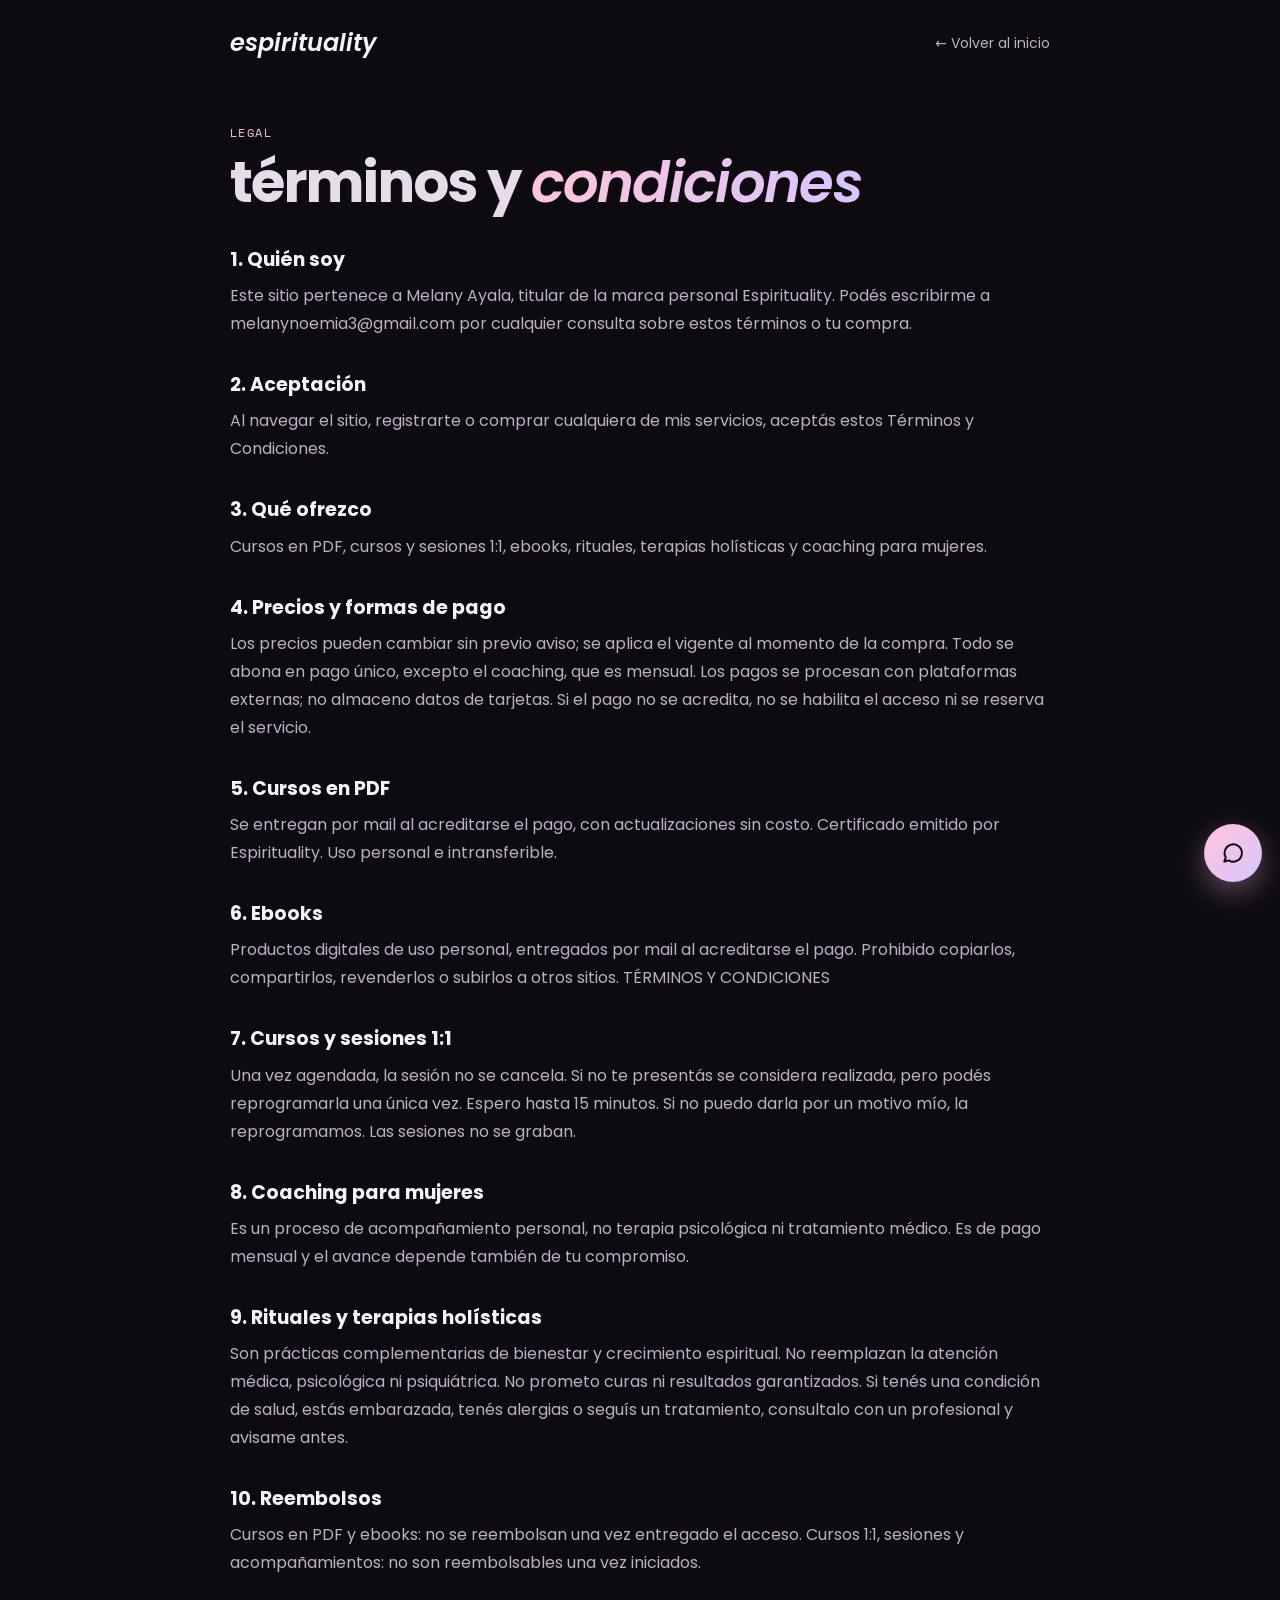
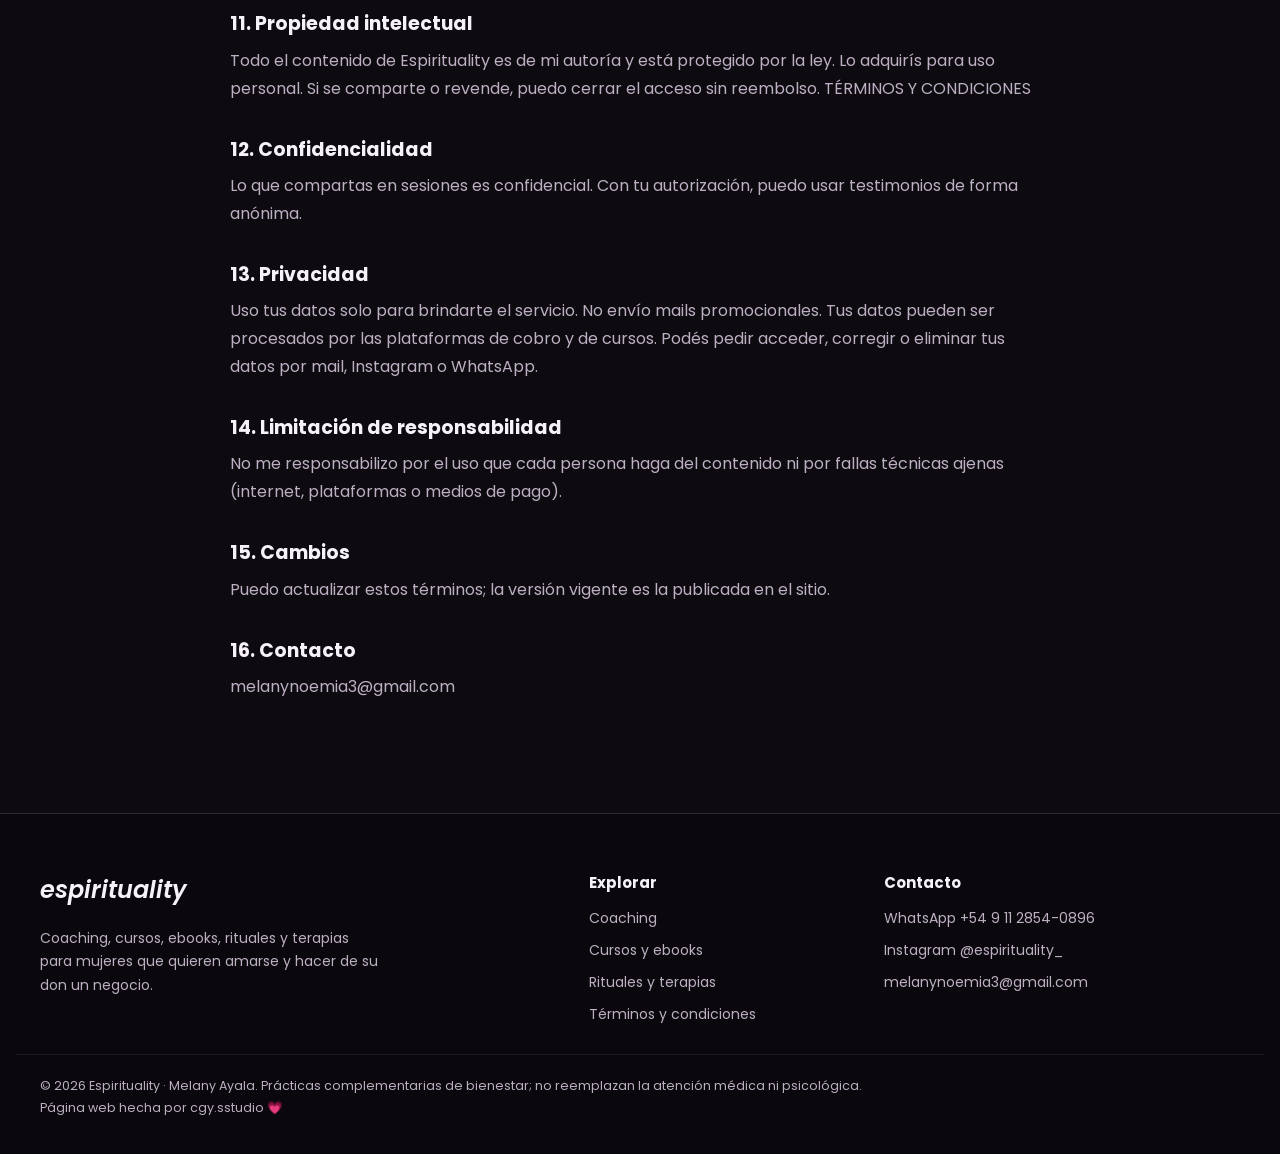
<file: terminos.html>
<!doctype html>
<html lang="es"><head><meta charset="utf-8"><meta name="viewport" content="width=device-width, initial-scale=1"><title>Espirituality · Términos y condiciones</title>
<link href="https://fonts.googleapis.com/css2?family=Poppins:ital,wght@0,400;0,500;0,600;0,700;1,600&family=Space+Mono&display=swap" rel="stylesheet">
<meta name="description" content="Términos y condiciones de Espirituality.">
<meta name="theme-color" content="#0D0A10">
<meta property="og:type" content="website">
<meta property="og:title" content="Espirituality">
<meta property="og:description" content="Términos y condiciones de Espirituality.">
<meta property="og:image" content="assets/og.jpg">
<meta name="twitter:card" content="summary_large_image">
<link rel="icon" href="assets/favicon.svg" type="image/svg+xml">
<link rel="preconnect" href="https://fonts.googleapis.com">
<link rel="preconnect" href="https://fonts.gstatic.com" crossorigin>
<link rel="stylesheet" href="assets/css/site.css">
</head><body class="legal">
<header class="legal-head"><a href="index.html" class="logo">espirituality</a><a href="index.html" class="back">← Volver al inicio</a></header>
<main class="legal-main"><span class="eyebrow">Legal</span><h1>términos y <em>condiciones</em></h1>
<h2>1. Quién soy</h2><p>Este sitio pertenece a Melany Ayala, titular de la marca personal Espirituality. Podés escribirme a melanynoemia3@gmail.com por cualquier consulta sobre estos términos o tu compra.</p>
<h2>2. Aceptación</h2><p>Al navegar el sitio, registrarte o comprar cualquiera de mis servicios, aceptás estos Términos y Condiciones.</p>
<h2>3. Qué ofrezco</h2><p>Cursos en PDF, cursos y sesiones 1:1, ebooks, rituales, terapias holísticas y coaching para mujeres.</p>
<h2>4. Precios y formas de pago</h2><p>Los precios pueden cambiar sin previo aviso; se aplica el vigente al momento de la compra. Todo se abona en pago único, excepto el coaching, que es mensual. Los pagos se procesan con plataformas externas; no almaceno datos de tarjetas. Si el pago no se acredita, no se habilita el acceso ni se reserva el servicio.</p>
<h2>5. Cursos en PDF</h2><p>Se entregan por mail al acreditarse el pago, con actualizaciones sin costo. Certificado emitido por Espirituality. Uso personal e intransferible.</p>
<h2>6. Ebooks</h2><p>Productos digitales de uso personal, entregados por mail al acreditarse el pago. Prohibido copiarlos, compartirlos, revenderlos o subirlos a otros sitios. TÉRMINOS Y CONDICIONES</p>
<h2>7. Cursos y sesiones 1:1</h2><p>Una vez agendada, la sesión no se cancela. Si no te presentás se considera realizada, pero podés reprogramarla una única vez. Espero hasta 15 minutos. Si no puedo darla por un motivo mío, la reprogramamos. Las sesiones no se graban.</p>
<h2>8. Coaching para mujeres</h2><p>Es un proceso de acompañamiento personal, no terapia psicológica ni tratamiento médico. Es de pago mensual y el avance depende también de tu compromiso.</p>
<h2>9. Rituales y terapias holísticas</h2><p>Son prácticas complementarias de bienestar y crecimiento espiritual. No reemplazan la atención médica, psicológica ni psiquiátrica. No prometo curas ni resultados garantizados. Si tenés una condición de salud, estás embarazada, tenés alergias o seguís un tratamiento, consultalo con un profesional y avisame antes.</p>
<h2>10. Reembolsos</h2><p>Cursos en PDF y ebooks: no se reembolsan una vez entregado el acceso. Cursos 1:1, sesiones y acompañamientos: no son reembolsables una vez iniciados.</p>
<h2>11. Propiedad intelectual</h2><p>Todo el contenido de Espirituality es de mi autoría y está protegido por la ley. Lo adquirís para uso personal. Si se comparte o revende, puedo cerrar el acceso sin reembolso. TÉRMINOS Y CONDICIONES</p>
<h2>12. Confidencialidad</h2><p>Lo que compartas en sesiones es confidencial. Con tu autorización, puedo usar testimonios de forma anónima.</p>
<h2>13. Privacidad</h2><p>Uso tus datos solo para brindarte el servicio. No envío mails promocionales. Tus datos pueden ser procesados por las plataformas de cobro y de cursos. Podés pedir acceder, corregir o eliminar tus datos por mail, Instagram o WhatsApp.</p>
<h2>14. Limitación de responsabilidad</h2><p>No me responsabilizo por el uso que cada persona haga del contenido ni por fallas técnicas ajenas (internet, plataformas o medios de pago).</p>
<h2>15. Cambios</h2><p>Puedo actualizar estos términos; la versión vigente es la publicada en el sitio.</p>
<h2>16. Contacto</h2><p>melanynoemia3@gmail.com</p>
</main>
<footer class="site-footer" id="pie">
<div class="foot-in">
<div class="foot-brand"><a href="index.html" class="logo">espirituality</a><p>Coaching, cursos, ebooks, rituales y terapias para mujeres que quieren amarse y hacer de su don un negocio.</p></div>
<nav aria-label="Secciones"><strong>Explorar</strong><a href="coaching.html">Coaching</a><a href="tienda.html">Cursos y ebooks</a><a href="catalogo.html">Rituales y terapias</a><a href="terminos.html">Términos y condiciones</a></nav>
<div><strong>Contacto</strong><a href="https://wa.me/5491128540896" target="_blank" rel="noopener">WhatsApp +54 9 11 2854-0896</a><a href="https://instagram.com/espirituality_" target="_blank" rel="noopener">Instagram @espirituality_</a><a href="mailto:melanynoemia3@gmail.com">melanynoemia3@gmail.com</a></div>
</div>
<p class="foot-copy">© <span id="anio">2026</span> Espirituality · Melany Ayala. Prácticas complementarias de bienestar; no reemplazan la atención médica ni psicológica.<br>Página web hecha por <a href="https://instagram.com/cgy.sstudio" target="_blank" rel="noopener">cgy.sstudio</a> 💗</p>
</footer>
<script src="assets/js/config.js"></script>
<script src="assets/js/site.js"></script>
</body></html>
</file>
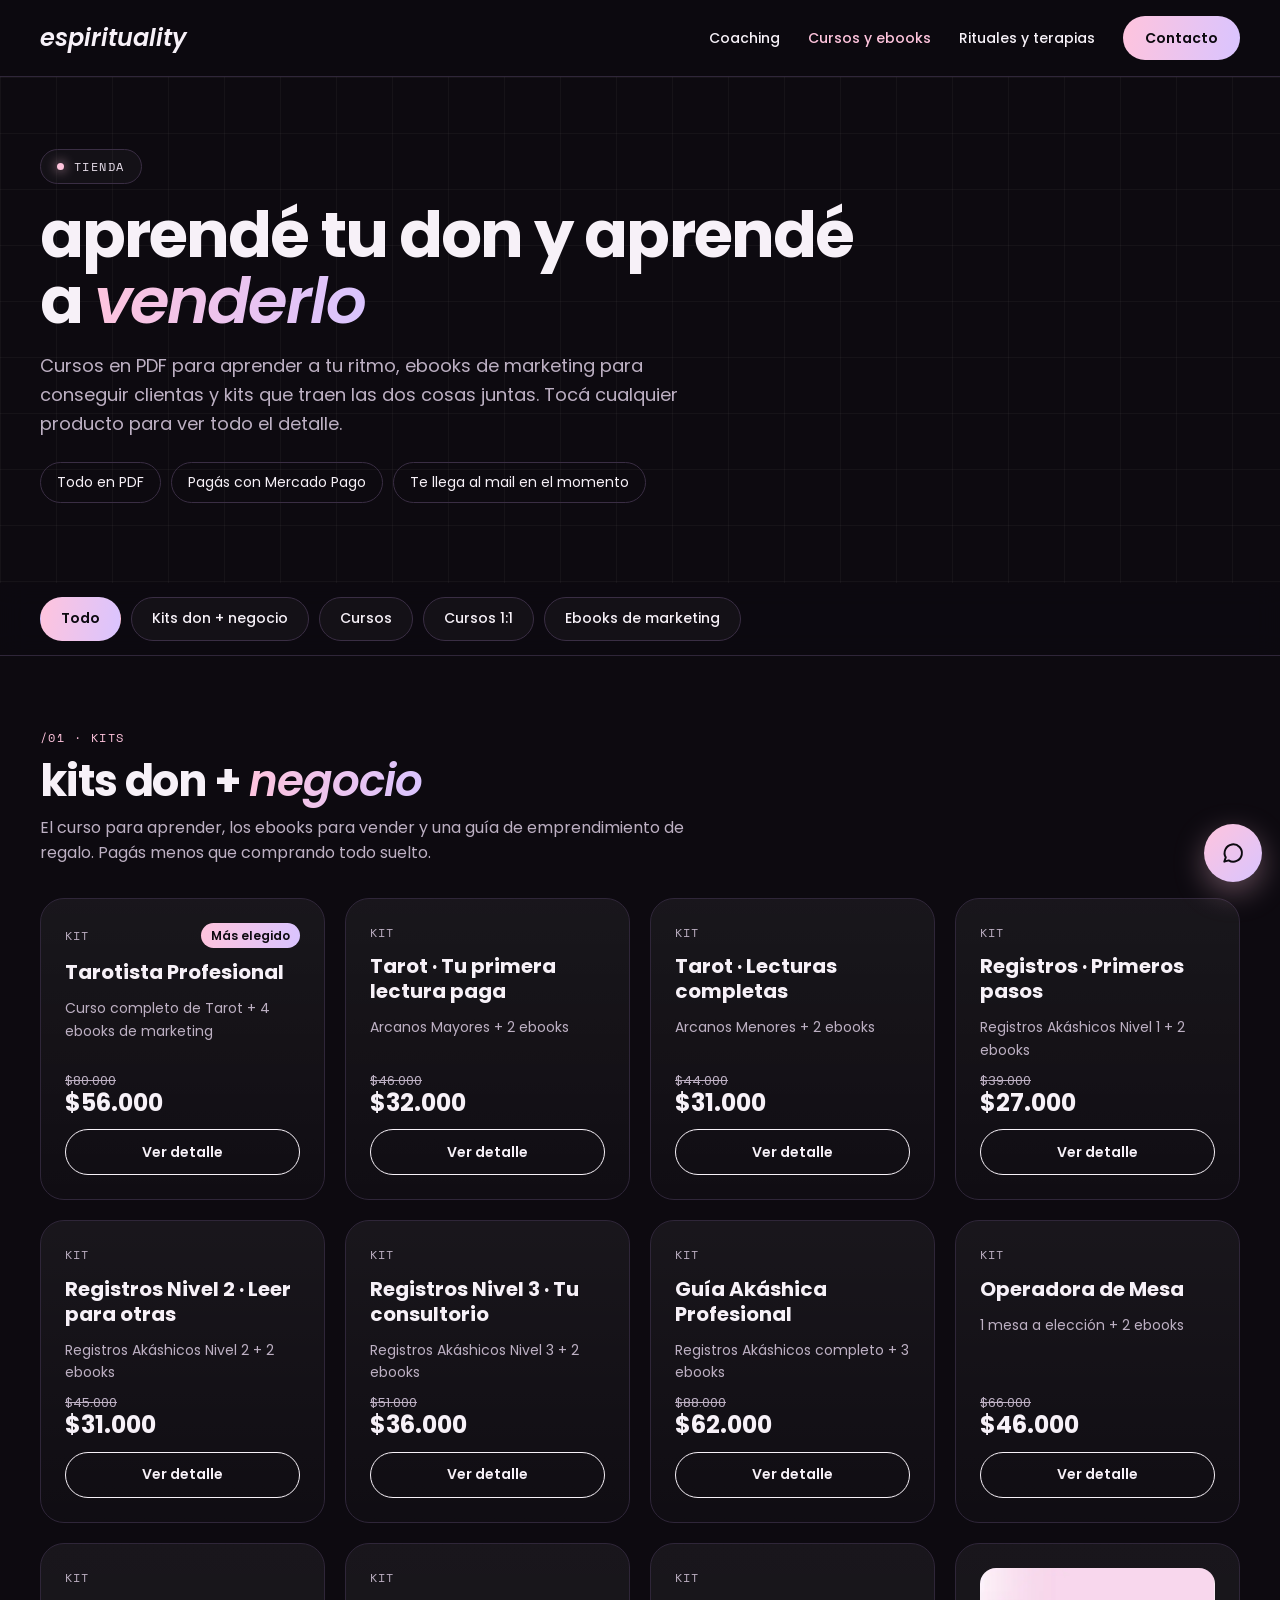
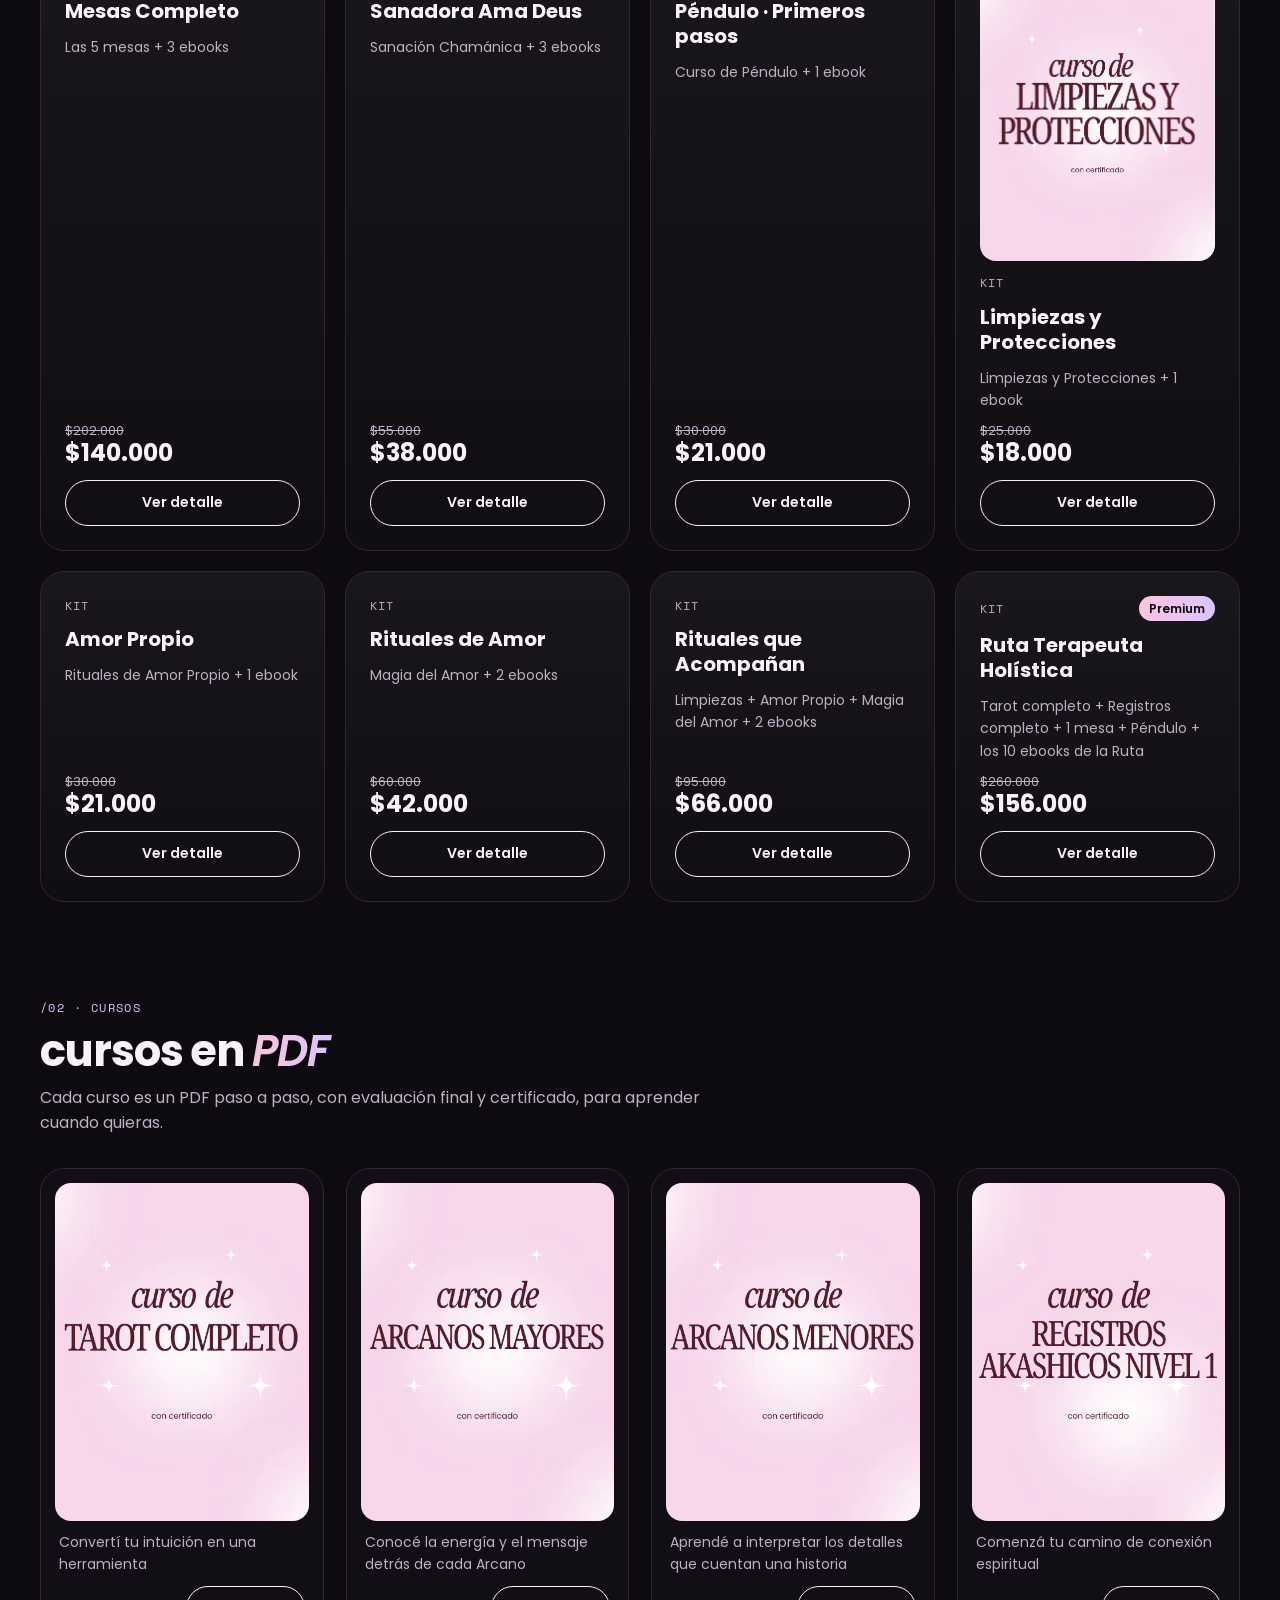
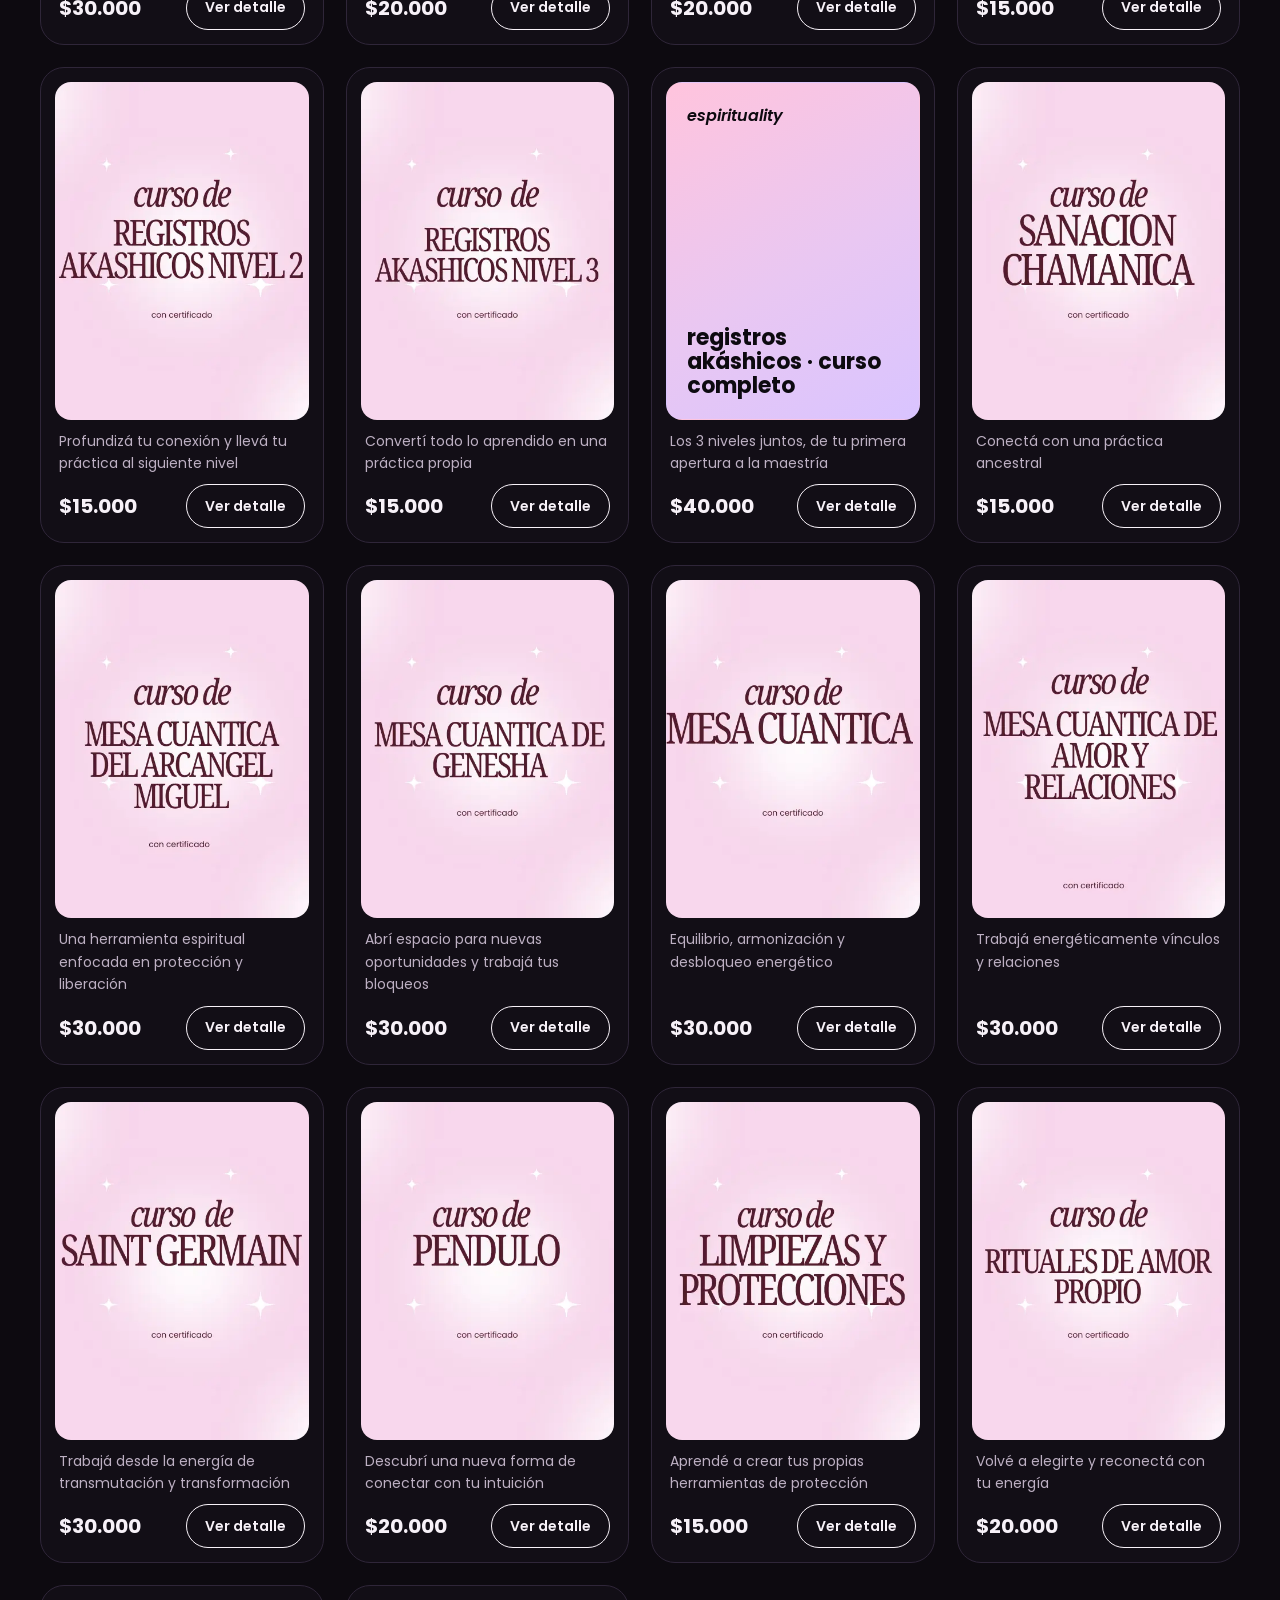
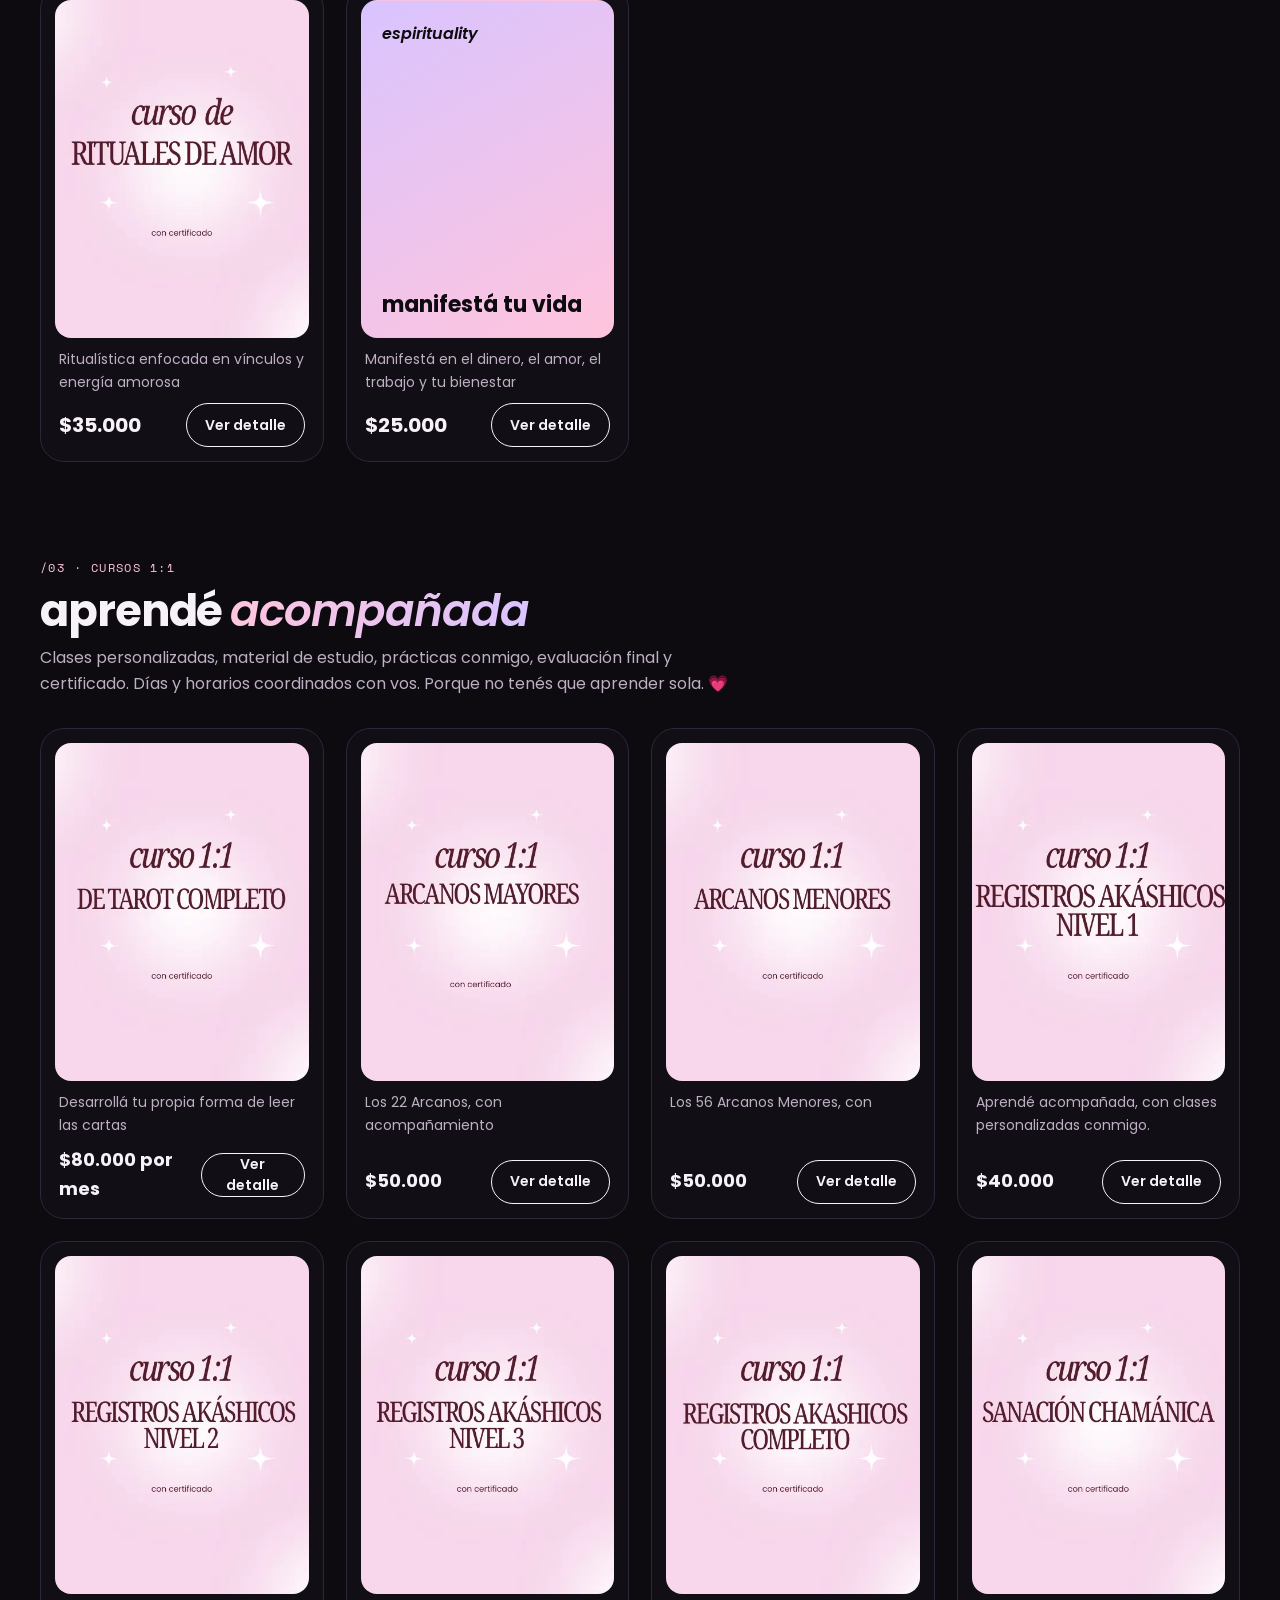
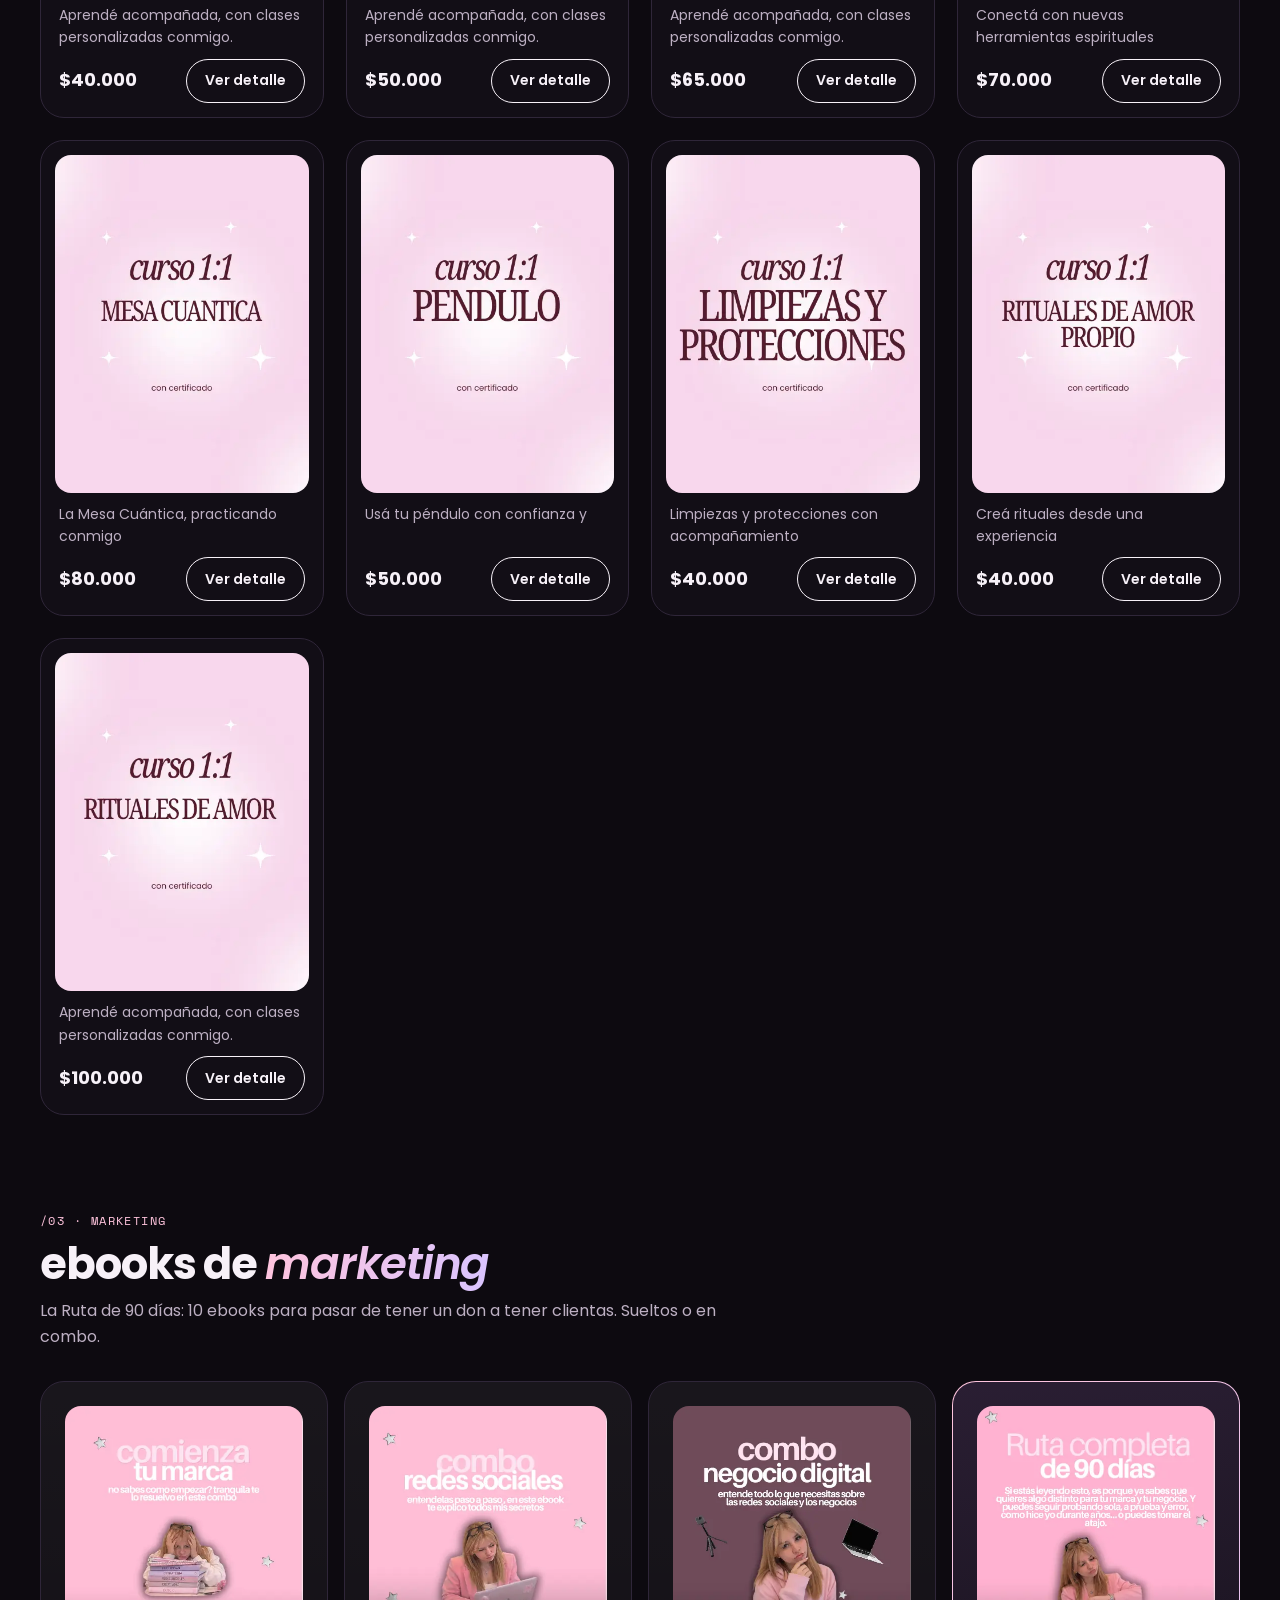
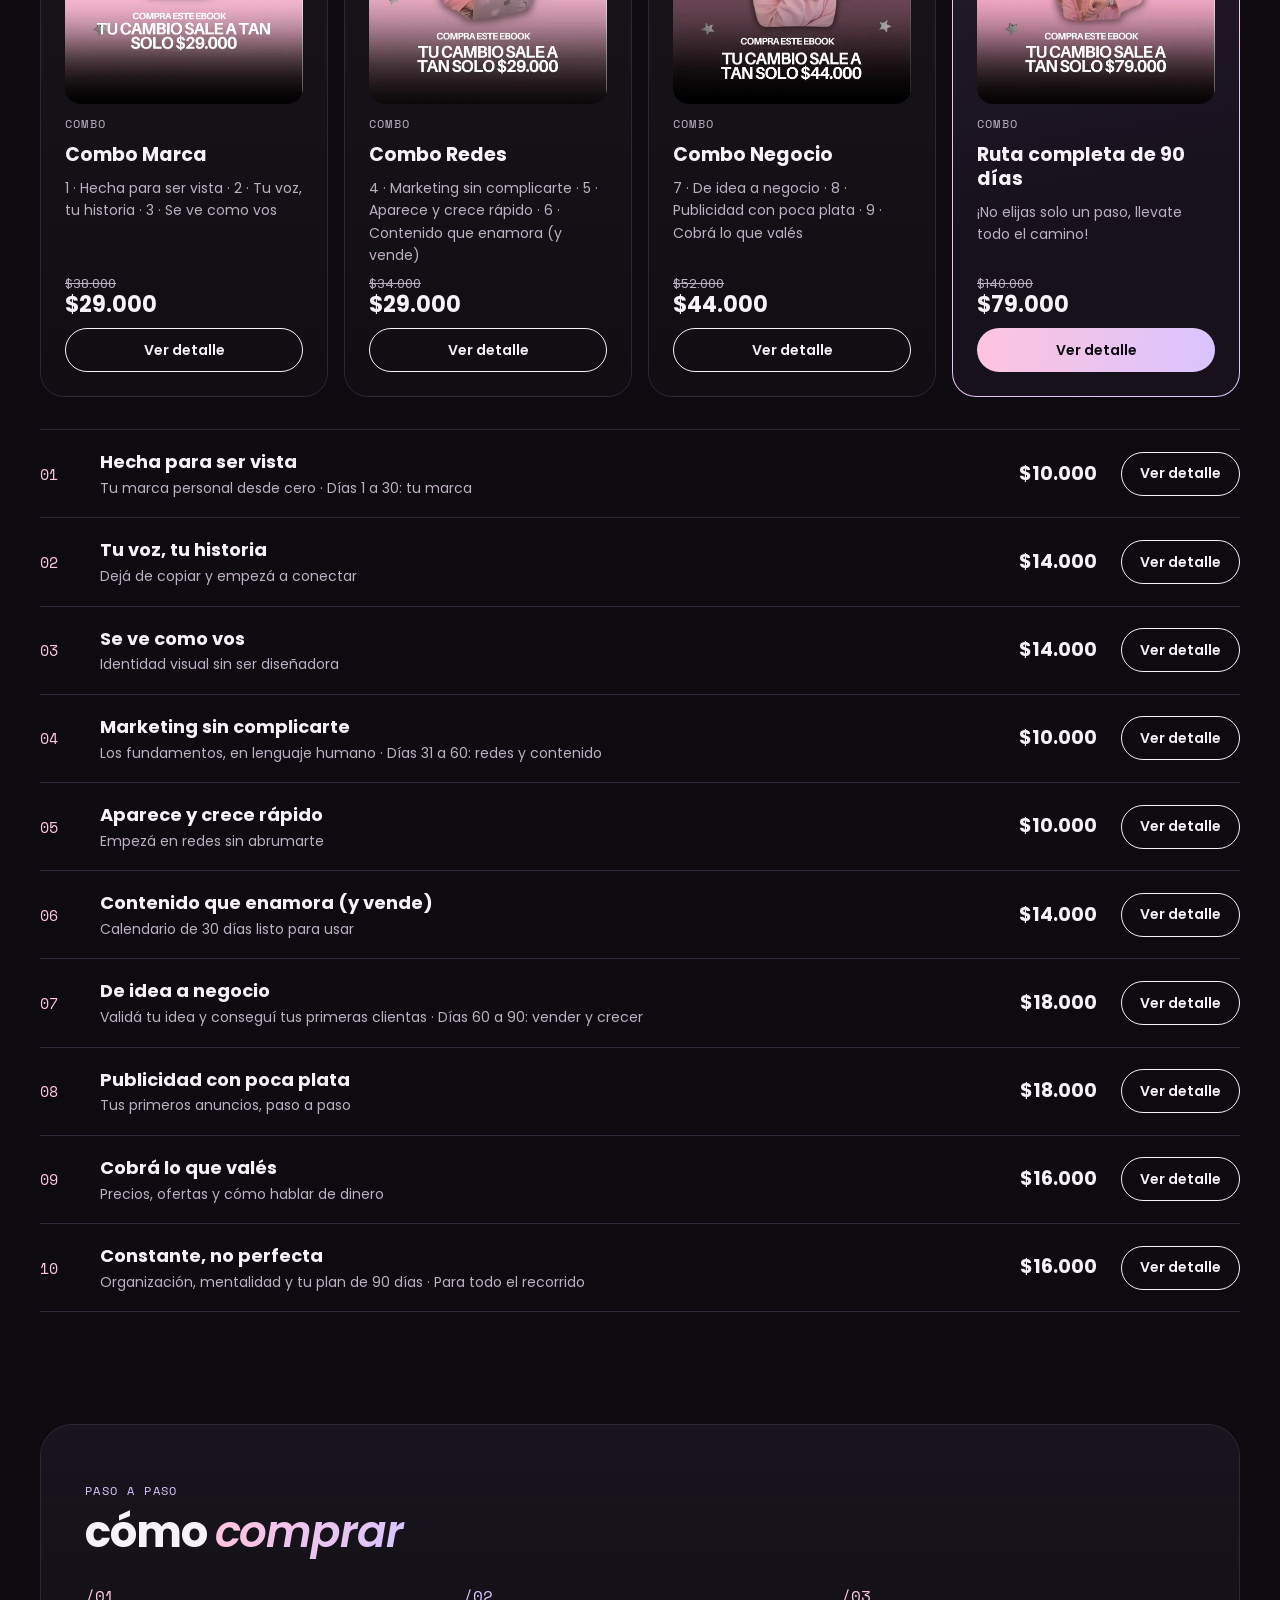
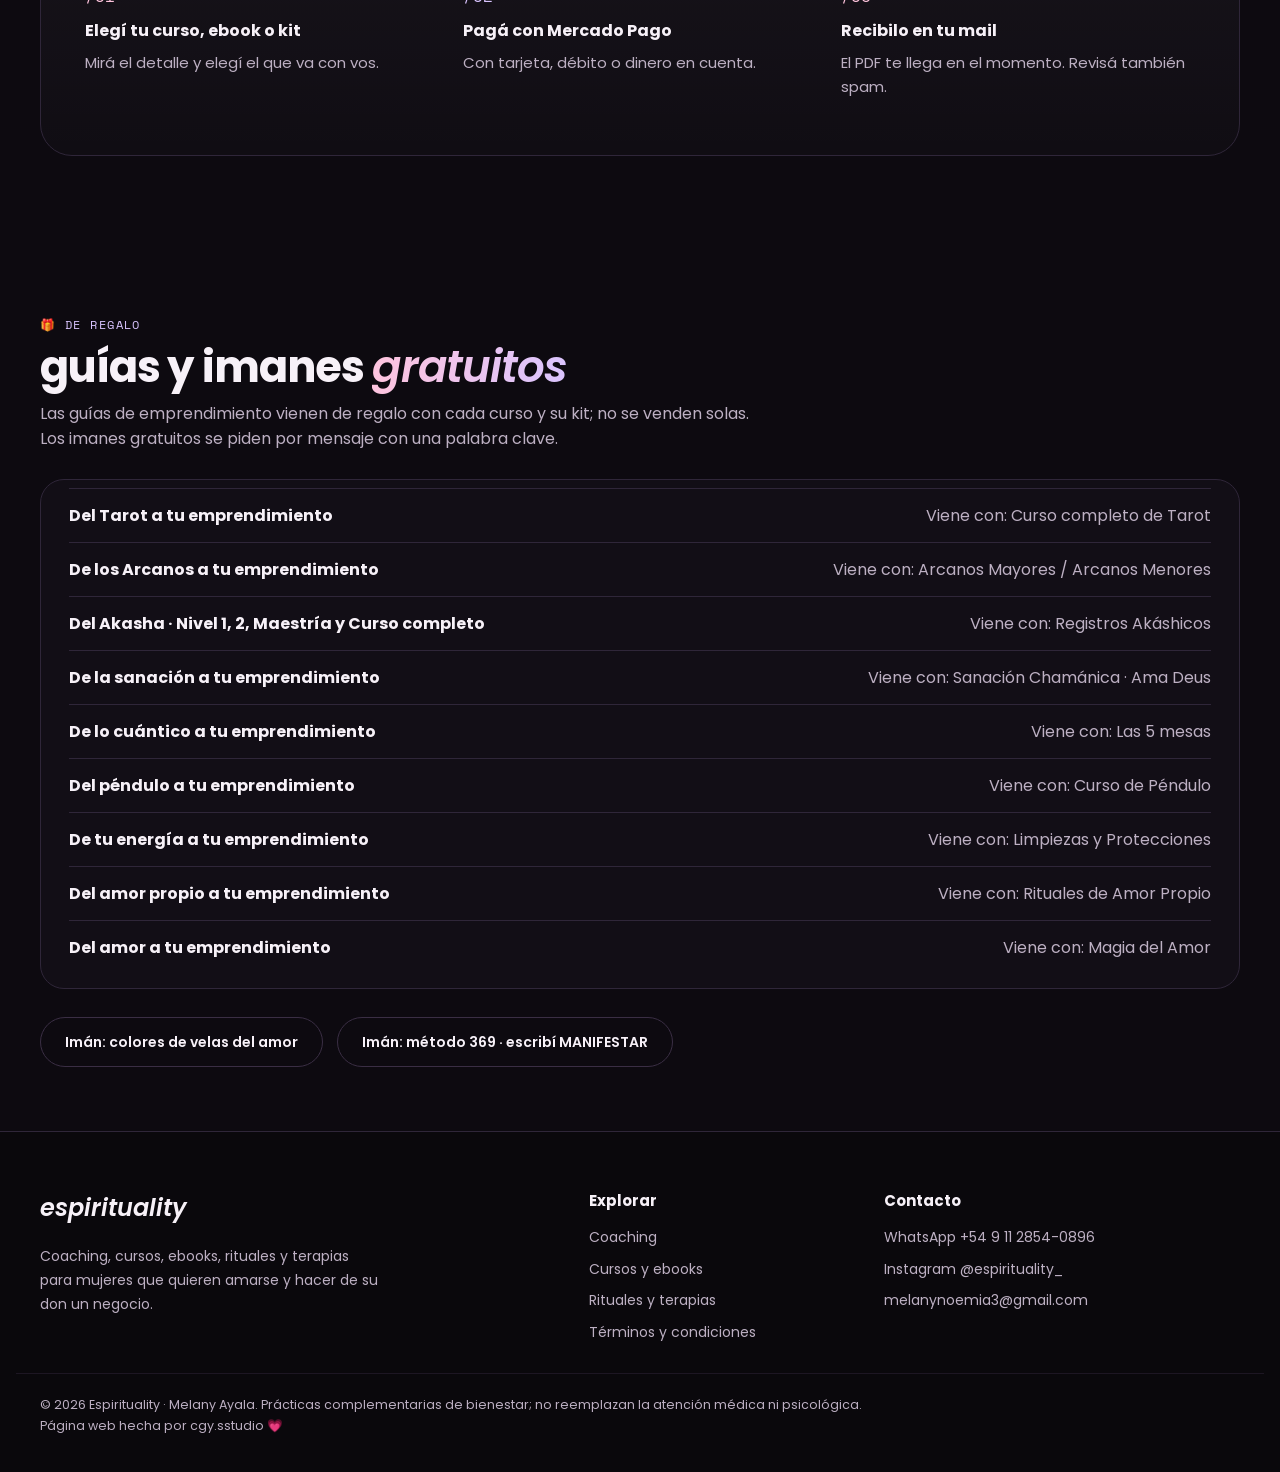
<file: tienda.html>
<!doctype html>
<html lang="es">
<head>
<meta charset="utf-8">
<meta name="viewport" content="width=device-width, initial-scale=1">
<title>Tienda · Cursos y ebooks</title>
<link href="https://fonts.googleapis.com/css2?family=Poppins:ital,wght@0,400;0,500;0,600;0,700;1,600&amp;family=Space+Mono&amp;display=swap" rel="stylesheet">
<style>
body{margin:0;background:#0D0A10;color:#F7F1F8;font-family:'Poppins',system-ui,sans-serif}
a{color:#F7F1F8}a:hover{color:#FFC4DD}
@keyframes shimmer{0%{background-position:0% 50%}100%{background-position:200% 50%}}
@keyframes rise{from{opacity:0;transform:translateY(18px)}to{opacity:1;transform:none}}
@keyframes gridmove{from{background-position:0 0,0 0}to{background-position:56px 56px,56px 56px}}
@keyframes drawer{from{transform:translateX(40px);opacity:0}to{transform:none;opacity:1}}
@keyframes fade{from{opacity:0}to{opacity:1}}
.lift{transition:transform .8s cubic-bezier(.2,.7,.2,1),box-shadow .8s ease}
.lift:hover{transform:translateY(-6px);box-shadow:0 0 0 1px rgba(255,196,221,.4),0 24px 60px rgba(255,196,221,.16)}
@media (prefers-reduced-motion: reduce){*{animation:none !important;transition:none !important}}
</style>
<meta name="description" content="Cursos en PDF, cursos 1:1, kits don + negocio y ebooks de marketing con certificado.">
<meta name="theme-color" content="#0D0A10">
<meta property="og:type" content="website">
<meta property="og:title" content="Espirituality">
<meta property="og:description" content="Cursos en PDF, cursos 1:1, kits don + negocio y ebooks de marketing con certificado.">
<meta property="og:image" content="assets/og.jpg">
<meta name="twitter:card" content="summary_large_image">
<link rel="icon" href="assets/favicon.svg" type="image/svg+xml">
<link rel="preconnect" href="https://fonts.googleapis.com">
<link rel="preconnect" href="https://fonts.gstatic.com" crossorigin>
<link rel="stylesheet" href="assets/css/site.css">
</head>
<body>
<div style="width: 100%; background: #0D0A10; color: #F7F1F8; font-family: 'Poppins', system-ui, sans-serif; font-size: 16px; line-height: 1.6">

<header style="position: sticky; top: 0; z-index: 5; background: rgba(13,10,16,0.82); backdrop-filter: blur(14px); -webkit-backdrop-filter: blur(14px); border-bottom: 1px solid #2F2639">
<nav style="max-width: 1200px; margin: 0 auto; padding: 16px 24px; display: flex; flex-wrap: wrap; align-items: center; justify-content: space-between; gap: 16px">
<a href="index.html" style="font-style: italic; font-weight: 600; font-size: 24px; color: #F7F1F8; text-decoration: none">espirituality</a>
<div style="display: flex; flex-wrap: wrap; align-items: center; gap: 28px; font-size: 14px; font-weight: 500">
<a href="coaching.html" style="color: #F7F1F8; text-decoration: none">Coaching</a>
<a href="tienda.html" style="color: #FFC4DD; text-decoration: none">Cursos y ebooks</a>
<a href="catalogo.html" style="color: #F7F1F8; text-decoration: none">Rituales y terapias</a>
<a href="index.html" style="display: inline-flex; align-items: center; min-height: 44px; padding: 0 22px; border-radius: 999px; background: linear-gradient(100deg,#FFC4DD,#D9C4FF); color: #0D0A10; text-decoration: none; font-weight: 600">Contacto</a>
</div>
</nav>
</header>

<section style="padding: 72px 24px 80px; background-image: linear-gradient(rgba(255,255,255,0.035) 1px, transparent 1px), linear-gradient(90deg, rgba(255,255,255,0.035) 1px, transparent 1px); background-size: 56px 56px; animation: gridmove 40s linear infinite">
<div style="max-width: 1200px; margin: 0 auto; display: flex; flex-direction: column; gap: 18px; animation: rise .9s ease both">
<span style="display: inline-flex; align-items: center; gap: 10px; align-self: flex-start; padding: 7px 16px; border: 1px solid #3A2E44; border-radius: 999px; background: rgba(255,255,255,0.03); font-family: 'Space Mono', monospace; font-size: 12px; letter-spacing: 0.12em; text-transform: uppercase; color: #E7DDEA"><span style="width: 7px; height: 7px; border-radius: 50%; background: #FFC4DD; box-shadow: 0 0 12px #FFC4DD"></span>Tienda</span>
<h1 style="margin: 0; max-width: 820px; font-weight: 700; font-size: clamp(38px, 5vw, 70px); line-height: 1.03; letter-spacing: -0.03em">aprendé tu don y aprendé a <em style="font-style: italic; font-weight: 600; background: linear-gradient(100deg,#FFC4DD,#D9C4FF,#FFC4DD); background-size: 200% auto; -webkit-background-clip: text; background-clip: text; color: transparent; animation: shimmer 7s linear infinite; padding-right: 6px">venderlo</em></h1>
<p style="margin: 0; max-width: 640px; font-size: 18px; color: #BDB0C3">Cursos en PDF para aprender a tu ritmo, ebooks de marketing para conseguir clientas y kits que traen las dos cosas juntas. Tocá cualquier producto para ver todo el detalle.</p>
<div style="display: flex; flex-wrap: wrap; gap: 10px; margin-top: 6px">
<span style="padding: 8px 16px; border-radius: 999px; border: 1px solid #3A2E44; font-size: 14px">Todo en PDF</span>
<span style="padding: 8px 16px; border-radius: 999px; border: 1px solid #3A2E44; font-size: 14px">Pagás con Mercado Pago</span>
<span style="padding: 8px 16px; border-radius: 999px; border: 1px solid #3A2E44; font-size: 14px">Te llega al mail en el momento</span>
</div>
</div>
</section>

<div style="position: sticky; top: 76px; z-index: 2; background: rgba(13,10,16,0.88); backdrop-filter: blur(12px); -webkit-backdrop-filter: blur(12px); border-bottom: 1px solid #2F2639">
<div style="max-width: 1200px; margin: 0 auto; padding: 14px 24px; display: flex; flex-wrap: wrap; gap: 10px">

<button type="button" class="tab" data-action="{&quot;tab&quot;:&quot;todo&quot;}" style="min-height: 44px; padding: 0 20px; border-radius: 999px; border: 1px solid transparent; background: linear-gradient(100deg,#FFC4DD,#D9C4FF); color: #0D0A10; font: 600 14px Poppins, sans-serif; cursor: pointer">Todo</button>

<button type="button" class="tab" data-action="{&quot;tab&quot;:&quot;kits&quot;}" style="min-height: 44px; padding: 0 20px; border-radius: 999px; border: 1px solid #3A2E44; background: rgba(255,255,255,0.03); color: #F7F1F8; font: 500 14px Poppins, sans-serif; cursor: pointer">Kits don + negocio</button>

<button type="button" class="tab" data-action="{&quot;tab&quot;:&quot;cursos&quot;}" style="min-height: 44px; padding: 0 20px; border-radius: 999px; border: 1px solid #3A2E44; background: rgba(255,255,255,0.03); color: #F7F1F8; font: 500 14px Poppins, sans-serif; cursor: pointer">Cursos</button>
<button type="button" class="tab" data-action="{&quot;tab&quot;:&quot;uno&quot;}" style="min-height: 44px; padding: 0 20px; border-radius: 999px; border: 1px solid #3A2E44; background: rgba(255,255,255,0.03); color: #F7F1F8; font: 500 14px Poppins, sans-serif; cursor: pointer">Cursos 1:1</button>

<button type="button" class="tab" data-action="{&quot;tab&quot;:&quot;ebooks&quot;}" style="min-height: 44px; padding: 0 20px; border-radius: 999px; border: 1px solid #3A2E44; background: rgba(255,255,255,0.03); color: #F7F1F8; font: 500 14px Poppins, sans-serif; cursor: pointer">Ebooks de marketing</button>

</div>
</div>



<section data-section="kits" style="max-width: 1200px; margin: 0 auto; padding: 72px 24px 24px; display: flex; flex-direction: column; gap: 32px">
<div style="display: flex; flex-direction: column; gap: 10px; max-width: 680px">
<span style="font-family: 'Space Mono', monospace; font-size: 12px; letter-spacing: 0.12em; text-transform: uppercase; color: #FFC4DD">/01 · Kits</span>
<h2 style="margin: 0; font-weight: 700; font-size: clamp(28px, 3.4vw, 46px); line-height: 1.1; letter-spacing: -0.025em">kits don + <em style="font-style: italic; font-weight: 600; background: linear-gradient(100deg,#FFC4DD,#D9C4FF,#FFC4DD); background-size: 200% auto; -webkit-background-clip: text; background-clip: text; color: transparent; animation: shimmer 7s linear infinite; padding-right: 6px">negocio</em></h2>
<p style="margin: 0; color: #BDB0C3">El curso para aprender, los ebooks para vender y una guía de emprendimiento de regalo. Pagás menos que comprando todo suelto.</p>
</div>
<div style="display: grid; grid-template-columns: repeat(auto-fill, minmax(260px, 1fr)); gap: 20px">

<article class="lift" style="display: flex; flex-direction: column; gap: 12px; padding: 24px; border-radius: 24px; border: 1px solid #2F2639; background: linear-gradient(180deg, rgba(255,255,255,0.05), rgba(255,255,255,0.01))">
<div style="display: flex; justify-content: space-between; align-items: center; gap: 10px"><span style="font-family: 'Space Mono', monospace; font-size: 12px; letter-spacing: 0.1em; text-transform: uppercase; color: #BDB0C3">Kit</span><span style="padding: 3px 10px; border-radius: 999px; background: linear-gradient(100deg,#FFC4DD,#D9C4FF); color: #0D0A10; font-size: 12px; font-weight: 600">Más elegido</span></div>
<strong style="font-size: 20px; line-height: 1.25">Tarotista Profesional</strong>
<span style="font-size: 14px; color: #BDB0C3; flex-grow: 1">Curso completo de Tarot + 4 ebooks de marketing</span>
<div style="display: flex; flex-direction: column; line-height: 1.2"><span style="font-size: 13px; color: #BDB0C3; text-decoration: line-through">$80.000</span><span style="font-weight: 700; font-size: 24px">$56.000</span></div>
<button type="button" data-detail="0" style="min-height: 46px; border-radius: 999px; border: 1px solid #F7F1F8; background: transparent; color: #F7F1F8; font: 600 14px Poppins, sans-serif; cursor: pointer">Ver detalle</button>
</article>

<article class="lift" style="display: flex; flex-direction: column; gap: 12px; padding: 24px; border-radius: 24px; border: 1px solid #2F2639; background: linear-gradient(180deg, rgba(255,255,255,0.05), rgba(255,255,255,0.01))">
<div style="display: flex; justify-content: space-between; align-items: center; gap: 10px"><span style="font-family: 'Space Mono', monospace; font-size: 12px; letter-spacing: 0.1em; text-transform: uppercase; color: #BDB0C3">Kit</span></div>
<strong style="font-size: 20px; line-height: 1.25">Tarot · Tu primera lectura paga</strong>
<span style="font-size: 14px; color: #BDB0C3; flex-grow: 1">Arcanos Mayores + 2 ebooks</span>
<div style="display: flex; flex-direction: column; line-height: 1.2"><span style="font-size: 13px; color: #BDB0C3; text-decoration: line-through">$46.000</span><span style="font-weight: 700; font-size: 24px">$32.000</span></div>
<button type="button" data-detail="1" style="min-height: 46px; border-radius: 999px; border: 1px solid #F7F1F8; background: transparent; color: #F7F1F8; font: 600 14px Poppins, sans-serif; cursor: pointer">Ver detalle</button>
</article>

<article class="lift" style="display: flex; flex-direction: column; gap: 12px; padding: 24px; border-radius: 24px; border: 1px solid #2F2639; background: linear-gradient(180deg, rgba(255,255,255,0.05), rgba(255,255,255,0.01))">
<div style="display: flex; justify-content: space-between; align-items: center; gap: 10px"><span style="font-family: 'Space Mono', monospace; font-size: 12px; letter-spacing: 0.1em; text-transform: uppercase; color: #BDB0C3">Kit</span></div>
<strong style="font-size: 20px; line-height: 1.25">Tarot · Lecturas completas</strong>
<span style="font-size: 14px; color: #BDB0C3; flex-grow: 1">Arcanos Menores + 2 ebooks</span>
<div style="display: flex; flex-direction: column; line-height: 1.2"><span style="font-size: 13px; color: #BDB0C3; text-decoration: line-through">$44.000</span><span style="font-weight: 700; font-size: 24px">$31.000</span></div>
<button type="button" data-detail="2" style="min-height: 46px; border-radius: 999px; border: 1px solid #F7F1F8; background: transparent; color: #F7F1F8; font: 600 14px Poppins, sans-serif; cursor: pointer">Ver detalle</button>
</article>

<article class="lift" style="display: flex; flex-direction: column; gap: 12px; padding: 24px; border-radius: 24px; border: 1px solid #2F2639; background: linear-gradient(180deg, rgba(255,255,255,0.05), rgba(255,255,255,0.01))">
<div style="display: flex; justify-content: space-between; align-items: center; gap: 10px"><span style="font-family: 'Space Mono', monospace; font-size: 12px; letter-spacing: 0.1em; text-transform: uppercase; color: #BDB0C3">Kit</span></div>
<strong style="font-size: 20px; line-height: 1.25">Registros · Primeros pasos</strong>
<span style="font-size: 14px; color: #BDB0C3; flex-grow: 1">Registros Akáshicos Nivel 1 + 2 ebooks</span>
<div style="display: flex; flex-direction: column; line-height: 1.2"><span style="font-size: 13px; color: #BDB0C3; text-decoration: line-through">$39.000</span><span style="font-weight: 700; font-size: 24px">$27.000</span></div>
<button type="button" data-detail="3" style="min-height: 46px; border-radius: 999px; border: 1px solid #F7F1F8; background: transparent; color: #F7F1F8; font: 600 14px Poppins, sans-serif; cursor: pointer">Ver detalle</button>
</article>

<article class="lift" style="display: flex; flex-direction: column; gap: 12px; padding: 24px; border-radius: 24px; border: 1px solid #2F2639; background: linear-gradient(180deg, rgba(255,255,255,0.05), rgba(255,255,255,0.01))">
<div style="display: flex; justify-content: space-between; align-items: center; gap: 10px"><span style="font-family: 'Space Mono', monospace; font-size: 12px; letter-spacing: 0.1em; text-transform: uppercase; color: #BDB0C3">Kit</span></div>
<strong style="font-size: 20px; line-height: 1.25">Registros Nivel 2 · Leer para otras</strong>
<span style="font-size: 14px; color: #BDB0C3; flex-grow: 1">Registros Akáshicos Nivel 2 + 2 ebooks</span>
<div style="display: flex; flex-direction: column; line-height: 1.2"><span style="font-size: 13px; color: #BDB0C3; text-decoration: line-through">$45.000</span><span style="font-weight: 700; font-size: 24px">$31.000</span></div>
<button type="button" data-detail="4" style="min-height: 46px; border-radius: 999px; border: 1px solid #F7F1F8; background: transparent; color: #F7F1F8; font: 600 14px Poppins, sans-serif; cursor: pointer">Ver detalle</button>
</article>

<article class="lift" style="display: flex; flex-direction: column; gap: 12px; padding: 24px; border-radius: 24px; border: 1px solid #2F2639; background: linear-gradient(180deg, rgba(255,255,255,0.05), rgba(255,255,255,0.01))">
<div style="display: flex; justify-content: space-between; align-items: center; gap: 10px"><span style="font-family: 'Space Mono', monospace; font-size: 12px; letter-spacing: 0.1em; text-transform: uppercase; color: #BDB0C3">Kit</span></div>
<strong style="font-size: 20px; line-height: 1.25">Registros Nivel 3 · Tu consultorio</strong>
<span style="font-size: 14px; color: #BDB0C3; flex-grow: 1">Registros Akáshicos Nivel 3 + 2 ebooks</span>
<div style="display: flex; flex-direction: column; line-height: 1.2"><span style="font-size: 13px; color: #BDB0C3; text-decoration: line-through">$51.000</span><span style="font-weight: 700; font-size: 24px">$36.000</span></div>
<button type="button" data-detail="5" style="min-height: 46px; border-radius: 999px; border: 1px solid #F7F1F8; background: transparent; color: #F7F1F8; font: 600 14px Poppins, sans-serif; cursor: pointer">Ver detalle</button>
</article>

<article class="lift" style="display: flex; flex-direction: column; gap: 12px; padding: 24px; border-radius: 24px; border: 1px solid #2F2639; background: linear-gradient(180deg, rgba(255,255,255,0.05), rgba(255,255,255,0.01))">
<div style="display: flex; justify-content: space-between; align-items: center; gap: 10px"><span style="font-family: 'Space Mono', monospace; font-size: 12px; letter-spacing: 0.1em; text-transform: uppercase; color: #BDB0C3">Kit</span></div>
<strong style="font-size: 20px; line-height: 1.25">Guía Akáshica Profesional</strong>
<span style="font-size: 14px; color: #BDB0C3; flex-grow: 1">Registros Akáshicos completo + 3 ebooks</span>
<div style="display: flex; flex-direction: column; line-height: 1.2"><span style="font-size: 13px; color: #BDB0C3; text-decoration: line-through">$88.000</span><span style="font-weight: 700; font-size: 24px">$62.000</span></div>
<button type="button" data-detail="6" style="min-height: 46px; border-radius: 999px; border: 1px solid #F7F1F8; background: transparent; color: #F7F1F8; font: 600 14px Poppins, sans-serif; cursor: pointer">Ver detalle</button>
</article>

<article class="lift" style="display: flex; flex-direction: column; gap: 12px; padding: 24px; border-radius: 24px; border: 1px solid #2F2639; background: linear-gradient(180deg, rgba(255,255,255,0.05), rgba(255,255,255,0.01))">
<div style="display: flex; justify-content: space-between; align-items: center; gap: 10px"><span style="font-family: 'Space Mono', monospace; font-size: 12px; letter-spacing: 0.1em; text-transform: uppercase; color: #BDB0C3">Kit</span></div>
<strong style="font-size: 20px; line-height: 1.25">Operadora de Mesa</strong>
<span style="font-size: 14px; color: #BDB0C3; flex-grow: 1">1 mesa a elección + 2 ebooks</span>
<div style="display: flex; flex-direction: column; line-height: 1.2"><span style="font-size: 13px; color: #BDB0C3; text-decoration: line-through">$66.000</span><span style="font-weight: 700; font-size: 24px">$46.000</span></div>
<button type="button" data-detail="7" style="min-height: 46px; border-radius: 999px; border: 1px solid #F7F1F8; background: transparent; color: #F7F1F8; font: 600 14px Poppins, sans-serif; cursor: pointer">Ver detalle</button>
</article>

<article class="lift" style="display: flex; flex-direction: column; gap: 12px; padding: 24px; border-radius: 24px; border: 1px solid #2F2639; background: linear-gradient(180deg, rgba(255,255,255,0.05), rgba(255,255,255,0.01))">
<div style="display: flex; justify-content: space-between; align-items: center; gap: 10px"><span style="font-family: 'Space Mono', monospace; font-size: 12px; letter-spacing: 0.1em; text-transform: uppercase; color: #BDB0C3">Kit</span></div>
<strong style="font-size: 20px; line-height: 1.25">Mesas Completo</strong>
<span style="font-size: 14px; color: #BDB0C3; flex-grow: 1">Las 5 mesas + 3 ebooks</span>
<div style="display: flex; flex-direction: column; line-height: 1.2"><span style="font-size: 13px; color: #BDB0C3; text-decoration: line-through">$202.000</span><span style="font-weight: 700; font-size: 24px">$140.000</span></div>
<button type="button" data-detail="8" style="min-height: 46px; border-radius: 999px; border: 1px solid #F7F1F8; background: transparent; color: #F7F1F8; font: 600 14px Poppins, sans-serif; cursor: pointer">Ver detalle</button>
</article>

<article class="lift" style="display: flex; flex-direction: column; gap: 12px; padding: 24px; border-radius: 24px; border: 1px solid #2F2639; background: linear-gradient(180deg, rgba(255,255,255,0.05), rgba(255,255,255,0.01))">
<div style="display: flex; justify-content: space-between; align-items: center; gap: 10px"><span style="font-family: 'Space Mono', monospace; font-size: 12px; letter-spacing: 0.1em; text-transform: uppercase; color: #BDB0C3">Kit</span></div>
<strong style="font-size: 20px; line-height: 1.25">Sanadora Ama Deus</strong>
<span style="font-size: 14px; color: #BDB0C3; flex-grow: 1">Sanación Chamánica + 3 ebooks</span>
<div style="display: flex; flex-direction: column; line-height: 1.2"><span style="font-size: 13px; color: #BDB0C3; text-decoration: line-through">$55.000</span><span style="font-weight: 700; font-size: 24px">$38.000</span></div>
<button type="button" data-detail="9" style="min-height: 46px; border-radius: 999px; border: 1px solid #F7F1F8; background: transparent; color: #F7F1F8; font: 600 14px Poppins, sans-serif; cursor: pointer">Ver detalle</button>
</article>

<article class="lift" style="display: flex; flex-direction: column; gap: 12px; padding: 24px; border-radius: 24px; border: 1px solid #2F2639; background: linear-gradient(180deg, rgba(255,255,255,0.05), rgba(255,255,255,0.01))">
<div style="display: flex; justify-content: space-between; align-items: center; gap: 10px"><span style="font-family: 'Space Mono', monospace; font-size: 12px; letter-spacing: 0.1em; text-transform: uppercase; color: #BDB0C3">Kit</span></div>
<strong style="font-size: 20px; line-height: 1.25">Péndulo · Primeros pasos</strong>
<span style="font-size: 14px; color: #BDB0C3; flex-grow: 1">Curso de Péndulo + 1 ebook</span>
<div style="display: flex; flex-direction: column; line-height: 1.2"><span style="font-size: 13px; color: #BDB0C3; text-decoration: line-through">$30.000</span><span style="font-weight: 700; font-size: 24px">$21.000</span></div>
<button type="button" data-detail="10" style="min-height: 46px; border-radius: 999px; border: 1px solid #F7F1F8; background: transparent; color: #F7F1F8; font: 600 14px Poppins, sans-serif; cursor: pointer">Ver detalle</button>
</article>

<article class="lift" style="display: flex; flex-direction: column; gap: 12px; padding: 24px; border-radius: 24px; border: 1px solid #2F2639; background: linear-gradient(180deg, rgba(255,255,255,0.05), rgba(255,255,255,0.01))">
<img data-src="assets/img/productos/p094.webp" alt="Portada: Limpiezas y Protecciones" loading="lazy" decoding="async" style="width: 100%; aspect-ratio: 4 / 5; object-fit: cover; border-radius: 16px; display: block; background: #1F1826">
<div style="display: flex; justify-content: space-between; align-items: center; gap: 10px"><span style="font-family: 'Space Mono', monospace; font-size: 12px; letter-spacing: 0.1em; text-transform: uppercase; color: #BDB0C3">Kit</span></div>
<strong style="font-size: 20px; line-height: 1.25">Limpiezas y Protecciones</strong>
<span style="font-size: 14px; color: #BDB0C3; flex-grow: 1">Limpiezas y Protecciones + 1 ebook</span>
<div style="display: flex; flex-direction: column; line-height: 1.2"><span style="font-size: 13px; color: #BDB0C3; text-decoration: line-through">$25.000</span><span style="font-weight: 700; font-size: 24px">$18.000</span></div>
<button type="button" data-detail="11" style="min-height: 46px; border-radius: 999px; border: 1px solid #F7F1F8; background: transparent; color: #F7F1F8; font: 600 14px Poppins, sans-serif; cursor: pointer">Ver detalle</button>
</article>

<article class="lift" style="display: flex; flex-direction: column; gap: 12px; padding: 24px; border-radius: 24px; border: 1px solid #2F2639; background: linear-gradient(180deg, rgba(255,255,255,0.05), rgba(255,255,255,0.01))">
<div style="display: flex; justify-content: space-between; align-items: center; gap: 10px"><span style="font-family: 'Space Mono', monospace; font-size: 12px; letter-spacing: 0.1em; text-transform: uppercase; color: #BDB0C3">Kit</span></div>
<strong style="font-size: 20px; line-height: 1.25">Amor Propio</strong>
<span style="font-size: 14px; color: #BDB0C3; flex-grow: 1">Rituales de Amor Propio + 1 ebook</span>
<div style="display: flex; flex-direction: column; line-height: 1.2"><span style="font-size: 13px; color: #BDB0C3; text-decoration: line-through">$30.000</span><span style="font-weight: 700; font-size: 24px">$21.000</span></div>
<button type="button" data-detail="12" style="min-height: 46px; border-radius: 999px; border: 1px solid #F7F1F8; background: transparent; color: #F7F1F8; font: 600 14px Poppins, sans-serif; cursor: pointer">Ver detalle</button>
</article>

<article class="lift" style="display: flex; flex-direction: column; gap: 12px; padding: 24px; border-radius: 24px; border: 1px solid #2F2639; background: linear-gradient(180deg, rgba(255,255,255,0.05), rgba(255,255,255,0.01))">
<div style="display: flex; justify-content: space-between; align-items: center; gap: 10px"><span style="font-family: 'Space Mono', monospace; font-size: 12px; letter-spacing: 0.1em; text-transform: uppercase; color: #BDB0C3">Kit</span></div>
<strong style="font-size: 20px; line-height: 1.25">Rituales de Amor</strong>
<span style="font-size: 14px; color: #BDB0C3; flex-grow: 1">Magia del Amor + 2 ebooks</span>
<div style="display: flex; flex-direction: column; line-height: 1.2"><span style="font-size: 13px; color: #BDB0C3; text-decoration: line-through">$60.000</span><span style="font-weight: 700; font-size: 24px">$42.000</span></div>
<button type="button" data-detail="13" style="min-height: 46px; border-radius: 999px; border: 1px solid #F7F1F8; background: transparent; color: #F7F1F8; font: 600 14px Poppins, sans-serif; cursor: pointer">Ver detalle</button>
</article>

<article class="lift" style="display: flex; flex-direction: column; gap: 12px; padding: 24px; border-radius: 24px; border: 1px solid #2F2639; background: linear-gradient(180deg, rgba(255,255,255,0.05), rgba(255,255,255,0.01))">
<div style="display: flex; justify-content: space-between; align-items: center; gap: 10px"><span style="font-family: 'Space Mono', monospace; font-size: 12px; letter-spacing: 0.1em; text-transform: uppercase; color: #BDB0C3">Kit</span></div>
<strong style="font-size: 20px; line-height: 1.25">Rituales que Acompañan</strong>
<span style="font-size: 14px; color: #BDB0C3; flex-grow: 1">Limpiezas + Amor Propio + Magia del Amor + 2 ebooks</span>
<div style="display: flex; flex-direction: column; line-height: 1.2"><span style="font-size: 13px; color: #BDB0C3; text-decoration: line-through">$95.000</span><span style="font-weight: 700; font-size: 24px">$66.000</span></div>
<button type="button" data-detail="14" style="min-height: 46px; border-radius: 999px; border: 1px solid #F7F1F8; background: transparent; color: #F7F1F8; font: 600 14px Poppins, sans-serif; cursor: pointer">Ver detalle</button>
</article>

<article class="lift" style="display: flex; flex-direction: column; gap: 12px; padding: 24px; border-radius: 24px; border: 1px solid #2F2639; background: linear-gradient(180deg, rgba(255,255,255,0.05), rgba(255,255,255,0.01))">
<div style="display: flex; justify-content: space-between; align-items: center; gap: 10px"><span style="font-family: 'Space Mono', monospace; font-size: 12px; letter-spacing: 0.1em; text-transform: uppercase; color: #BDB0C3">Kit</span><span style="padding: 3px 10px; border-radius: 999px; background: linear-gradient(100deg,#FFC4DD,#D9C4FF); color: #0D0A10; font-size: 12px; font-weight: 600">Premium</span></div>
<strong style="font-size: 20px; line-height: 1.25">Ruta Terapeuta Holística</strong>
<span style="font-size: 14px; color: #BDB0C3; flex-grow: 1">Tarot completo + Registros completo + 1 mesa + Péndulo + los 10 ebooks de la Ruta</span>
<div style="display: flex; flex-direction: column; line-height: 1.2"><span style="font-size: 13px; color: #BDB0C3; text-decoration: line-through">$260.000</span><span style="font-weight: 700; font-size: 24px">$156.000</span></div>
<button type="button" data-detail="15" style="min-height: 46px; border-radius: 999px; border: 1px solid #F7F1F8; background: transparent; color: #F7F1F8; font: 600 14px Poppins, sans-serif; cursor: pointer">Ver detalle</button>
</article>

</div>
</section>



<section data-section="cursos" style="max-width: 1200px; margin: 0 auto; padding: 72px 24px 24px; display: flex; flex-direction: column; gap: 32px">
<div style="display: flex; flex-direction: column; gap: 10px; max-width: 680px">
<span style="font-family: 'Space Mono', monospace; font-size: 12px; letter-spacing: 0.12em; text-transform: uppercase; color: #D9C4FF">/02 · Cursos</span>
<h2 style="margin: 0; font-weight: 700; font-size: clamp(28px, 3.4vw, 46px); line-height: 1.1; letter-spacing: -0.025em">cursos en <em style="font-style: italic; font-weight: 600; background: linear-gradient(100deg,#FFC4DD,#D9C4FF,#FFC4DD); background-size: 200% auto; -webkit-background-clip: text; background-clip: text; color: transparent; animation: shimmer 7s linear infinite; padding-right: 6px">PDF</em></h2>
<p style="margin: 0; color: #BDB0C3">Cada curso es un PDF paso a paso, con evaluación final y certificado, para aprender cuando quieras.</p>
</div>
<div style="display: grid; grid-template-columns: repeat(auto-fill, minmax(230px, 1fr)); gap: 22px">

<article class="lift" style="display: flex; flex-direction: column; gap: 10px; padding: 14px; border-radius: 24px; border: 1px solid #2F2639; background: #120E16">
<img data-src="assets/img/productos/p101.webp" alt="Portada: Curso completo de Tarot" loading="lazy" decoding="async" style="width: 100%; aspect-ratio: 3 / 4; object-fit: cover; border-radius: 16px; display: block; background: #1F1826">
<span style="font-size: 14px; color: #BDB0C3; flex-grow: 1; padding: 0 4px">Convertí tu intuición en una herramienta</span>
<div style="display: flex; justify-content: space-between; align-items: center; gap: 12px; padding: 0 4px">
<span style="font-weight: 700; font-size: 20px">$30.000</span>
<button type="button" data-detail="16" style="min-height: 44px; padding: 0 18px; border-radius: 999px; border: 1px solid #F7F1F8; background: transparent; color: #F7F1F8; font: 600 14px Poppins, sans-serif; cursor: pointer">Ver detalle</button>
</div>
</article>

<article class="lift" style="display: flex; flex-direction: column; gap: 10px; padding: 14px; border-radius: 24px; border: 1px solid #2F2639; background: #120E16">
<img data-src="assets/img/productos/p102.webp" alt="Portada: Arcanos Mayores" loading="lazy" decoding="async" style="width: 100%; aspect-ratio: 3 / 4; object-fit: cover; border-radius: 16px; display: block; background: #1F1826">
<span style="font-size: 14px; color: #BDB0C3; flex-grow: 1; padding: 0 4px">Conocé la energía y el mensaje detrás de cada Arcano</span>
<div style="display: flex; justify-content: space-between; align-items: center; gap: 12px; padding: 0 4px">
<span style="font-weight: 700; font-size: 20px">$20.000</span>
<button type="button" data-detail="17" style="min-height: 44px; padding: 0 18px; border-radius: 999px; border: 1px solid #F7F1F8; background: transparent; color: #F7F1F8; font: 600 14px Poppins, sans-serif; cursor: pointer">Ver detalle</button>
</div>
</article>

<article class="lift" style="display: flex; flex-direction: column; gap: 10px; padding: 14px; border-radius: 24px; border: 1px solid #2F2639; background: #120E16">
<img data-src="assets/img/productos/p103.webp" alt="Portada: Arcanos Menores" loading="lazy" decoding="async" style="width: 100%; aspect-ratio: 3 / 4; object-fit: cover; border-radius: 16px; display: block; background: #1F1826">
<span style="font-size: 14px; color: #BDB0C3; flex-grow: 1; padding: 0 4px">Aprendé a interpretar los detalles que cuentan una historia</span>
<div style="display: flex; justify-content: space-between; align-items: center; gap: 12px; padding: 0 4px">
<span style="font-weight: 700; font-size: 20px">$20.000</span>
<button type="button" data-detail="18" style="min-height: 44px; padding: 0 18px; border-radius: 999px; border: 1px solid #F7F1F8; background: transparent; color: #F7F1F8; font: 600 14px Poppins, sans-serif; cursor: pointer">Ver detalle</button>
</div>
</article>

<article class="lift" style="display: flex; flex-direction: column; gap: 10px; padding: 14px; border-radius: 24px; border: 1px solid #2F2639; background: #120E16">
<img data-src="assets/img/productos/p096.webp" alt="Portada: Registros Akáshicos · Nivel 1" loading="lazy" decoding="async" style="width: 100%; aspect-ratio: 3 / 4; object-fit: cover; border-radius: 16px; display: block; background: #1F1826">
<span style="font-size: 14px; color: #BDB0C3; flex-grow: 1; padding: 0 4px">Comenzá tu camino de conexión espiritual</span>
<div style="display: flex; justify-content: space-between; align-items: center; gap: 12px; padding: 0 4px">
<span style="font-weight: 700; font-size: 20px">$15.000</span>
<button type="button" data-detail="19" style="min-height: 44px; padding: 0 18px; border-radius: 999px; border: 1px solid #F7F1F8; background: transparent; color: #F7F1F8; font: 600 14px Poppins, sans-serif; cursor: pointer">Ver detalle</button>
</div>
</article>

<article class="lift" style="display: flex; flex-direction: column; gap: 10px; padding: 14px; border-radius: 24px; border: 1px solid #2F2639; background: #120E16">
<img data-src="assets/img/productos/p097.webp" alt="Portada: Registros Akáshicos · Nivel 2" loading="lazy" decoding="async" style="width: 100%; aspect-ratio: 3 / 4; object-fit: cover; border-radius: 16px; display: block; background: #1F1826">
<span style="font-size: 14px; color: #BDB0C3; flex-grow: 1; padding: 0 4px">Profundizá tu conexión y llevá tu práctica al siguiente nivel</span>
<div style="display: flex; justify-content: space-between; align-items: center; gap: 12px; padding: 0 4px">
<span style="font-weight: 700; font-size: 20px">$15.000</span>
<button type="button" data-detail="20" style="min-height: 44px; padding: 0 18px; border-radius: 999px; border: 1px solid #F7F1F8; background: transparent; color: #F7F1F8; font: 600 14px Poppins, sans-serif; cursor: pointer">Ver detalle</button>
</div>
</article>

<article class="lift" style="display: flex; flex-direction: column; gap: 10px; padding: 14px; border-radius: 24px; border: 1px solid #2F2639; background: #120E16">
<img data-src="assets/img/productos/p098.webp" alt="Portada: Registros Akáshicos · Nivel 3 · Maestría" loading="lazy" decoding="async" style="width: 100%; aspect-ratio: 3 / 4; object-fit: cover; border-radius: 16px; display: block; background: #1F1826">
<span style="font-size: 14px; color: #BDB0C3; flex-grow: 1; padding: 0 4px">Convertí todo lo aprendido en una práctica propia</span>
<div style="display: flex; justify-content: space-between; align-items: center; gap: 12px; padding: 0 4px">
<span style="font-weight: 700; font-size: 20px">$15.000</span>
<button type="button" data-detail="21" style="min-height: 44px; padding: 0 18px; border-radius: 999px; border: 1px solid #F7F1F8; background: transparent; color: #F7F1F8; font: 600 14px Poppins, sans-serif; cursor: pointer">Ver detalle</button>
</div>
</article>

<article class="lift" style="display: flex; flex-direction: column; gap: 10px; padding: 14px; border-radius: 24px; border: 1px solid #2F2639; background: #120E16">
<div style="aspect-ratio: 3 / 4; border-radius: 16px; display: flex; flex-direction: column; justify-content: space-between; padding: 20px; box-sizing: border-box; background: linear-gradient(150deg,#FFC4DD,#E9C7F2 55%,#D9C4FF); color: #0D0A10; border: 1px solid transparent"><span style="font-style: italic; font-weight: 600">espirituality</span><span style="font-weight: 700; font-size: 22px; line-height: 1.1; text-transform: lowercase">Registros Akáshicos · Curso completo</span></div>
<span style="font-size: 14px; color: #BDB0C3; flex-grow: 1; padding: 0 4px">Los 3 niveles juntos, de tu primera apertura a la maestría</span>
<div style="display: flex; justify-content: space-between; align-items: center; gap: 12px; padding: 0 4px">
<span style="font-weight: 700; font-size: 20px">$40.000</span>
<button type="button" data-detail="22" style="min-height: 44px; padding: 0 18px; border-radius: 999px; border: 1px solid #F7F1F8; background: transparent; color: #F7F1F8; font: 600 14px Poppins, sans-serif; cursor: pointer">Ver detalle</button>
</div>
</article>

<article class="lift" style="display: flex; flex-direction: column; gap: 10px; padding: 14px; border-radius: 24px; border: 1px solid #2F2639; background: #120E16">
<img data-src="assets/img/productos/p109.webp" alt="Portada: Sanación Chamánica · Ama Deus" loading="lazy" decoding="async" style="width: 100%; aspect-ratio: 3 / 4; object-fit: cover; border-radius: 16px; display: block; background: #1F1826">
<span style="font-size: 14px; color: #BDB0C3; flex-grow: 1; padding: 0 4px">Conectá con una práctica ancestral</span>
<div style="display: flex; justify-content: space-between; align-items: center; gap: 12px; padding: 0 4px">
<span style="font-weight: 700; font-size: 20px">$15.000</span>
<button type="button" data-detail="23" style="min-height: 44px; padding: 0 18px; border-radius: 999px; border: 1px solid #F7F1F8; background: transparent; color: #F7F1F8; font: 600 14px Poppins, sans-serif; cursor: pointer">Ver detalle</button>
</div>
</article>

<article class="lift" style="display: flex; flex-direction: column; gap: 10px; padding: 14px; border-radius: 24px; border: 1px solid #2F2639; background: #120E16">
<img data-src="assets/img/productos/p104.webp" alt="Portada: Mesa del Arcángel Miguel" loading="lazy" decoding="async" style="width: 100%; aspect-ratio: 3 / 4; object-fit: cover; border-radius: 16px; display: block; background: #1F1826">
<span style="font-size: 14px; color: #BDB0C3; flex-grow: 1; padding: 0 4px">Una herramienta espiritual enfocada en protección y liberación</span>
<div style="display: flex; justify-content: space-between; align-items: center; gap: 12px; padding: 0 4px">
<span style="font-weight: 700; font-size: 20px">$30.000</span>
<button type="button" data-detail="24" style="min-height: 44px; padding: 0 18px; border-radius: 999px; border: 1px solid #F7F1F8; background: transparent; color: #F7F1F8; font: 600 14px Poppins, sans-serif; cursor: pointer">Ver detalle</button>
</div>
</article>

<article class="lift" style="display: flex; flex-direction: column; gap: 10px; padding: 14px; border-radius: 24px; border: 1px solid #2F2639; background: #120E16">
<img data-src="assets/img/productos/p105.webp" alt="Portada: Mesa de Ganesha" loading="lazy" decoding="async" style="width: 100%; aspect-ratio: 3 / 4; object-fit: cover; border-radius: 16px; display: block; background: #1F1826">
<span style="font-size: 14px; color: #BDB0C3; flex-grow: 1; padding: 0 4px">Abrí espacio para nuevas oportunidades y trabajá tus bloqueos</span>
<div style="display: flex; justify-content: space-between; align-items: center; gap: 12px; padding: 0 4px">
<span style="font-weight: 700; font-size: 20px">$30.000</span>
<button type="button" data-detail="25" style="min-height: 44px; padding: 0 18px; border-radius: 999px; border: 1px solid #F7F1F8; background: transparent; color: #F7F1F8; font: 600 14px Poppins, sans-serif; cursor: pointer">Ver detalle</button>
</div>
</article>

<article class="lift" style="display: flex; flex-direction: column; gap: 10px; padding: 14px; border-radius: 24px; border: 1px solid #2F2639; background: #120E16">
<img data-src="assets/img/productos/p106.webp" alt="Portada: Mesa Cuántica" loading="lazy" decoding="async" style="width: 100%; aspect-ratio: 3 / 4; object-fit: cover; border-radius: 16px; display: block; background: #1F1826">
<span style="font-size: 14px; color: #BDB0C3; flex-grow: 1; padding: 0 4px">Equilibrio, armonización y desbloqueo energético</span>
<div style="display: flex; justify-content: space-between; align-items: center; gap: 12px; padding: 0 4px">
<span style="font-weight: 700; font-size: 20px">$30.000</span>
<button type="button" data-detail="26" style="min-height: 44px; padding: 0 18px; border-radius: 999px; border: 1px solid #F7F1F8; background: transparent; color: #F7F1F8; font: 600 14px Poppins, sans-serif; cursor: pointer">Ver detalle</button>
</div>
</article>

<article class="lift" style="display: flex; flex-direction: column; gap: 10px; padding: 14px; border-radius: 24px; border: 1px solid #2F2639; background: #120E16">
<img data-src="assets/img/productos/p107.webp" alt="Portada: Mesa de Amor y Relaciones" loading="lazy" decoding="async" style="width: 100%; aspect-ratio: 3 / 4; object-fit: cover; border-radius: 16px; display: block; background: #1F1826">
<span style="font-size: 14px; color: #BDB0C3; flex-grow: 1; padding: 0 4px">Trabajá energéticamente vínculos y relaciones</span>
<div style="display: flex; justify-content: space-between; align-items: center; gap: 12px; padding: 0 4px">
<span style="font-weight: 700; font-size: 20px">$30.000</span>
<button type="button" data-detail="27" style="min-height: 44px; padding: 0 18px; border-radius: 999px; border: 1px solid #F7F1F8; background: transparent; color: #F7F1F8; font: 600 14px Poppins, sans-serif; cursor: pointer">Ver detalle</button>
</div>
</article>

<article class="lift" style="display: flex; flex-direction: column; gap: 10px; padding: 14px; border-radius: 24px; border: 1px solid #2F2639; background: #120E16">
<img data-src="assets/img/productos/p108.webp" alt="Portada: Mesa de Saint Germain" loading="lazy" decoding="async" style="width: 100%; aspect-ratio: 3 / 4; object-fit: cover; border-radius: 16px; display: block; background: #1F1826">
<span style="font-size: 14px; color: #BDB0C3; flex-grow: 1; padding: 0 4px">Trabajá desde la energía de transmutación y transformación</span>
<div style="display: flex; justify-content: space-between; align-items: center; gap: 12px; padding: 0 4px">
<span style="font-weight: 700; font-size: 20px">$30.000</span>
<button type="button" data-detail="28" style="min-height: 44px; padding: 0 18px; border-radius: 999px; border: 1px solid #F7F1F8; background: transparent; color: #F7F1F8; font: 600 14px Poppins, sans-serif; cursor: pointer">Ver detalle</button>
</div>
</article>

<article class="lift" style="display: flex; flex-direction: column; gap: 10px; padding: 14px; border-radius: 24px; border: 1px solid #2F2639; background: #120E16">
<img data-src="assets/img/productos/p095.webp" alt="Portada: Curso de Péndulo" loading="lazy" decoding="async" style="width: 100%; aspect-ratio: 3 / 4; object-fit: cover; border-radius: 16px; display: block; background: #1F1826">
<span style="font-size: 14px; color: #BDB0C3; flex-grow: 1; padding: 0 4px">Descubrí una nueva forma de conectar con tu intuición</span>
<div style="display: flex; justify-content: space-between; align-items: center; gap: 12px; padding: 0 4px">
<span style="font-weight: 700; font-size: 20px">$20.000</span>
<button type="button" data-detail="29" style="min-height: 44px; padding: 0 18px; border-radius: 999px; border: 1px solid #F7F1F8; background: transparent; color: #F7F1F8; font: 600 14px Poppins, sans-serif; cursor: pointer">Ver detalle</button>
</div>
</article>

<article class="lift" style="display: flex; flex-direction: column; gap: 10px; padding: 14px; border-radius: 24px; border: 1px solid #2F2639; background: #120E16">
<img data-src="assets/img/productos/p094.webp" alt="Portada: Limpiezas y Protecciones" loading="lazy" decoding="async" style="width: 100%; aspect-ratio: 3 / 4; object-fit: cover; border-radius: 16px; display: block; background: #1F1826">
<span style="font-size: 14px; color: #BDB0C3; flex-grow: 1; padding: 0 4px">Aprendé a crear tus propias herramientas de protección</span>
<div style="display: flex; justify-content: space-between; align-items: center; gap: 12px; padding: 0 4px">
<span style="font-weight: 700; font-size: 20px">$15.000</span>
<button type="button" data-detail="30" style="min-height: 44px; padding: 0 18px; border-radius: 999px; border: 1px solid #F7F1F8; background: transparent; color: #F7F1F8; font: 600 14px Poppins, sans-serif; cursor: pointer">Ver detalle</button>
</div>
</article>

<article class="lift" style="display: flex; flex-direction: column; gap: 10px; padding: 14px; border-radius: 24px; border: 1px solid #2F2639; background: #120E16">
<img data-src="assets/img/productos/p099.webp" alt="Portada: Rituales de Amor Propio" loading="lazy" decoding="async" style="width: 100%; aspect-ratio: 3 / 4; object-fit: cover; border-radius: 16px; display: block; background: #1F1826">
<span style="font-size: 14px; color: #BDB0C3; flex-grow: 1; padding: 0 4px">Volvé a elegirte y reconectá con tu energía</span>
<div style="display: flex; justify-content: space-between; align-items: center; gap: 12px; padding: 0 4px">
<span style="font-weight: 700; font-size: 20px">$20.000</span>
<button type="button" data-detail="31" style="min-height: 44px; padding: 0 18px; border-radius: 999px; border: 1px solid #F7F1F8; background: transparent; color: #F7F1F8; font: 600 14px Poppins, sans-serif; cursor: pointer">Ver detalle</button>
</div>
</article>

<article class="lift" style="display: flex; flex-direction: column; gap: 10px; padding: 14px; border-radius: 24px; border: 1px solid #2F2639; background: #120E16">
<img data-src="assets/img/productos/p100.webp" alt="Portada: Magia del Amor · Rituales de Amor" loading="lazy" decoding="async" style="width: 100%; aspect-ratio: 3 / 4; object-fit: cover; border-radius: 16px; display: block; background: #1F1826">
<span style="font-size: 14px; color: #BDB0C3; flex-grow: 1; padding: 0 4px">Ritualística enfocada en vínculos y energía amorosa</span>
<div style="display: flex; justify-content: space-between; align-items: center; gap: 12px; padding: 0 4px">
<span style="font-weight: 700; font-size: 20px">$35.000</span>
<button type="button" data-detail="32" style="min-height: 44px; padding: 0 18px; border-radius: 999px; border: 1px solid #F7F1F8; background: transparent; color: #F7F1F8; font: 600 14px Poppins, sans-serif; cursor: pointer">Ver detalle</button>
</div>
</article>

<article class="lift" style="display: flex; flex-direction: column; gap: 10px; padding: 14px; border-radius: 24px; border: 1px solid #2F2639; background: #120E16">
<div style="aspect-ratio: 3 / 4; border-radius: 16px; display: flex; flex-direction: column; justify-content: space-between; padding: 20px; box-sizing: border-box; background: linear-gradient(150deg,#D9C4FF,#FFC4DD); color: #0D0A10; border: 1px solid transparent"><span style="font-style: italic; font-weight: 600">espirituality</span><span style="font-weight: 700; font-size: 22px; line-height: 1.1; text-transform: lowercase">Manifestá tu Vida</span></div>
<span style="font-size: 14px; color: #BDB0C3; flex-grow: 1; padding: 0 4px">Manifestá en el dinero, el amor, el trabajo y tu bienestar</span>
<div style="display: flex; justify-content: space-between; align-items: center; gap: 12px; padding: 0 4px">
<span style="font-weight: 700; font-size: 20px">$25.000</span>
<button type="button" data-detail="33" style="min-height: 44px; padding: 0 18px; border-radius: 999px; border: 1px solid #F7F1F8; background: transparent; color: #F7F1F8; font: 600 14px Poppins, sans-serif; cursor: pointer">Ver detalle</button>
</div>
</article>

</div>
</section>



<section data-section="uno" style="max-width: 1200px; margin: 0 auto; padding: 72px 24px 24px; display: flex; flex-direction: column; gap: 32px">
<div style="display: flex; flex-direction: column; gap: 10px; max-width: 720px">
<span style="font-family: 'Space Mono', monospace; font-size: 12px; letter-spacing: 0.12em; text-transform: uppercase; color: #FFC4DD">/03 · Cursos 1:1</span>
<h2 style="margin: 0; font-weight: 700; font-size: clamp(28px, 3.4vw, 46px); line-height: 1.1; letter-spacing: -0.025em">aprendé <em style="font-style: italic; font-weight: 600; background: linear-gradient(100deg,#FFC4DD,#D9C4FF,#FFC4DD); background-size: 200% auto; -webkit-background-clip: text; background-clip: text; color: transparent; animation: shimmer 7s linear infinite; padding-right: 6px">acompañada</em></h2>
<p style="margin: 0; color: #BDB0C3">Clases personalizadas, material de estudio, prácticas conmigo, evaluación final y certificado. Días y horarios coordinados con vos. Porque no tenés que aprender sola. 💗</p>
</div>
<div style="display: grid; grid-template-columns: repeat(auto-fill, minmax(230px, 1fr)); gap: 22px">

<article class="lift" style="display: flex; flex-direction: column; gap: 10px; padding: 14px; border-radius: 24px; border: 1px solid #2F2639; background: #120E16">
<img data-src="assets/img/productos/p117.webp" alt="Portada: Tarot · 1:1" loading="lazy" decoding="async" style="width: 100%; aspect-ratio: 3 / 4; object-fit: cover; border-radius: 16px; display: block; background: #1F1826">
<span style="font-size: 14px; color: #BDB0C3; flex-grow: 1; padding: 0 4px">Desarrollá tu propia forma de leer las cartas</span>
<div style="display: flex; justify-content: space-between; align-items: center; gap: 12px; padding: 0 4px">
<span style="font-weight: 700; font-size: 18px">$80.000 por mes</span>
<button type="button" data-detail="48" style="min-height: 44px; padding: 0 18px; border-radius: 999px; border: 1px solid #F7F1F8; background: transparent; color: #F7F1F8; font: 600 14px Poppins, sans-serif; cursor: pointer">Ver detalle</button>
</div>
</article>

<article class="lift" style="display: flex; flex-direction: column; gap: 10px; padding: 14px; border-radius: 24px; border: 1px solid #2F2639; background: #120E16">
<img data-src="assets/img/productos/p119.webp" alt="Portada: Arcanos Mayores · 1:1" loading="lazy" decoding="async" style="width: 100%; aspect-ratio: 3 / 4; object-fit: cover; border-radius: 16px; display: block; background: #1F1826">
<span style="font-size: 14px; color: #BDB0C3; flex-grow: 1; padding: 0 4px">Los 22 Arcanos, con acompañamiento</span>
<div style="display: flex; justify-content: space-between; align-items: center; gap: 12px; padding: 0 4px">
<span style="font-weight: 700; font-size: 18px">$50.000</span>
<button type="button" data-detail="49" style="min-height: 44px; padding: 0 18px; border-radius: 999px; border: 1px solid #F7F1F8; background: transparent; color: #F7F1F8; font: 600 14px Poppins, sans-serif; cursor: pointer">Ver detalle</button>
</div>
</article>

<article class="lift" style="display: flex; flex-direction: column; gap: 10px; padding: 14px; border-radius: 24px; border: 1px solid #2F2639; background: #120E16">
<img data-src="assets/img/productos/p120.webp" alt="Portada: Arcanos Menores · 1:1" loading="lazy" decoding="async" style="width: 100%; aspect-ratio: 3 / 4; object-fit: cover; border-radius: 16px; display: block; background: #1F1826">
<span style="font-size: 14px; color: #BDB0C3; flex-grow: 1; padding: 0 4px">Los 56 Arcanos Menores, con</span>
<div style="display: flex; justify-content: space-between; align-items: center; gap: 12px; padding: 0 4px">
<span style="font-weight: 700; font-size: 18px">$50.000</span>
<button type="button" data-detail="50" style="min-height: 44px; padding: 0 18px; border-radius: 999px; border: 1px solid #F7F1F8; background: transparent; color: #F7F1F8; font: 600 14px Poppins, sans-serif; cursor: pointer">Ver detalle</button>
</div>
</article>

<article class="lift" style="display: flex; flex-direction: column; gap: 10px; padding: 14px; border-radius: 24px; border: 1px solid #2F2639; background: #120E16">
<img data-src="assets/img/productos/p112.webp" alt="Portada: Registros Akáshicos · Nivel 1 · 1:1" loading="lazy" decoding="async" style="width: 100%; aspect-ratio: 3 / 4; object-fit: cover; border-radius: 16px; display: block; background: #1F1826">
<span style="font-size: 14px; color: #BDB0C3; flex-grow: 1; padding: 0 4px">Aprendé acompañada, con clases personalizadas conmigo.</span>
<div style="display: flex; justify-content: space-between; align-items: center; gap: 12px; padding: 0 4px">
<span style="font-weight: 700; font-size: 18px">$40.000</span>
<button type="button" data-detail="51" style="min-height: 44px; padding: 0 18px; border-radius: 999px; border: 1px solid #F7F1F8; background: transparent; color: #F7F1F8; font: 600 14px Poppins, sans-serif; cursor: pointer">Ver detalle</button>
</div>
</article>

<article class="lift" style="display: flex; flex-direction: column; gap: 10px; padding: 14px; border-radius: 24px; border: 1px solid #2F2639; background: #120E16">
<img data-src="assets/img/productos/p113.webp" alt="Portada: Registros Akáshicos · Nivel 2 · 1:1" loading="lazy" decoding="async" style="width: 100%; aspect-ratio: 3 / 4; object-fit: cover; border-radius: 16px; display: block; background: #1F1826">
<span style="font-size: 14px; color: #BDB0C3; flex-grow: 1; padding: 0 4px">Aprendé acompañada, con clases personalizadas conmigo.</span>
<div style="display: flex; justify-content: space-between; align-items: center; gap: 12px; padding: 0 4px">
<span style="font-weight: 700; font-size: 18px">$40.000</span>
<button type="button" data-detail="52" style="min-height: 44px; padding: 0 18px; border-radius: 999px; border: 1px solid #F7F1F8; background: transparent; color: #F7F1F8; font: 600 14px Poppins, sans-serif; cursor: pointer">Ver detalle</button>
</div>
</article>

<article class="lift" style="display: flex; flex-direction: column; gap: 10px; padding: 14px; border-radius: 24px; border: 1px solid #2F2639; background: #120E16">
<img data-src="assets/img/productos/p114.webp" alt="Portada: Registros Akáshicos · Nivel 3 · Maestría · 1:1" loading="lazy" decoding="async" style="width: 100%; aspect-ratio: 3 / 4; object-fit: cover; border-radius: 16px; display: block; background: #1F1826">
<span style="font-size: 14px; color: #BDB0C3; flex-grow: 1; padding: 0 4px">Aprendé acompañada, con clases personalizadas conmigo.</span>
<div style="display: flex; justify-content: space-between; align-items: center; gap: 12px; padding: 0 4px">
<span style="font-weight: 700; font-size: 18px">$50.000</span>
<button type="button" data-detail="53" style="min-height: 44px; padding: 0 18px; border-radius: 999px; border: 1px solid #F7F1F8; background: transparent; color: #F7F1F8; font: 600 14px Poppins, sans-serif; cursor: pointer">Ver detalle</button>
</div>
</article>

<article class="lift" style="display: flex; flex-direction: column; gap: 10px; padding: 14px; border-radius: 24px; border: 1px solid #2F2639; background: #120E16">
<img data-src="assets/img/productos/p126.webp" alt="Portada: Registros Akáshicos · Curso completo · 1:1" loading="lazy" decoding="async" style="width: 100%; aspect-ratio: 3 / 4; object-fit: cover; border-radius: 16px; display: block; background: #1F1826">
<span style="font-size: 14px; color: #BDB0C3; flex-grow: 1; padding: 0 4px">Aprendé acompañada, con clases personalizadas conmigo.</span>
<div style="display: flex; justify-content: space-between; align-items: center; gap: 12px; padding: 0 4px">
<span style="font-weight: 700; font-size: 18px">$65.000</span>
<button type="button" data-detail="54" style="min-height: 44px; padding: 0 18px; border-radius: 999px; border: 1px solid #F7F1F8; background: transparent; color: #F7F1F8; font: 600 14px Poppins, sans-serif; cursor: pointer">Ver detalle</button>
</div>
</article>

<article class="lift" style="display: flex; flex-direction: column; gap: 10px; padding: 14px; border-radius: 24px; border: 1px solid #2F2639; background: #120E16">
<img data-src="assets/img/productos/p118.webp" alt="Portada: Sanación Chamánica · 1:1" loading="lazy" decoding="async" style="width: 100%; aspect-ratio: 3 / 4; object-fit: cover; border-radius: 16px; display: block; background: #1F1826">
<span style="font-size: 14px; color: #BDB0C3; flex-grow: 1; padding: 0 4px">Conectá con nuevas herramientas espirituales</span>
<div style="display: flex; justify-content: space-between; align-items: center; gap: 12px; padding: 0 4px">
<span style="font-weight: 700; font-size: 18px">$70.000</span>
<button type="button" data-detail="55" style="min-height: 44px; padding: 0 18px; border-radius: 999px; border: 1px solid #F7F1F8; background: transparent; color: #F7F1F8; font: 600 14px Poppins, sans-serif; cursor: pointer">Ver detalle</button>
</div>
</article>

<article class="lift" style="display: flex; flex-direction: column; gap: 10px; padding: 14px; border-radius: 24px; border: 1px solid #2F2639; background: #120E16">
<img data-src="assets/img/productos/p125.webp" alt="Portada: Mesa Cuántica · 1:1" loading="lazy" decoding="async" style="width: 100%; aspect-ratio: 3 / 4; object-fit: cover; border-radius: 16px; display: block; background: #1F1826">
<span style="font-size: 14px; color: #BDB0C3; flex-grow: 1; padding: 0 4px">La Mesa Cuántica, practicando conmigo</span>
<div style="display: flex; justify-content: space-between; align-items: center; gap: 12px; padding: 0 4px">
<span style="font-weight: 700; font-size: 18px">$80.000</span>
<button type="button" data-detail="56" style="min-height: 44px; padding: 0 18px; border-radius: 999px; border: 1px solid #F7F1F8; background: transparent; color: #F7F1F8; font: 600 14px Poppins, sans-serif; cursor: pointer">Ver detalle</button>
</div>
</article>

<article class="lift" style="display: flex; flex-direction: column; gap: 10px; padding: 14px; border-radius: 24px; border: 1px solid #2F2639; background: #120E16">
<img data-src="assets/img/productos/p111.webp" alt="Portada: Péndulo · 1:1" loading="lazy" decoding="async" style="width: 100%; aspect-ratio: 3 / 4; object-fit: cover; border-radius: 16px; display: block; background: #1F1826">
<span style="font-size: 14px; color: #BDB0C3; flex-grow: 1; padding: 0 4px">Usá tu péndulo con confianza y</span>
<div style="display: flex; justify-content: space-between; align-items: center; gap: 12px; padding: 0 4px">
<span style="font-weight: 700; font-size: 18px">$50.000</span>
<button type="button" data-detail="57" style="min-height: 44px; padding: 0 18px; border-radius: 999px; border: 1px solid #F7F1F8; background: transparent; color: #F7F1F8; font: 600 14px Poppins, sans-serif; cursor: pointer">Ver detalle</button>
</div>
</article>

<article class="lift" style="display: flex; flex-direction: column; gap: 10px; padding: 14px; border-radius: 24px; border: 1px solid #2F2639; background: #120E16">
<img data-src="assets/img/productos/p110.webp" alt="Portada: Limpiezas y Protecciones · 1:1" loading="lazy" decoding="async" style="width: 100%; aspect-ratio: 3 / 4; object-fit: cover; border-radius: 16px; display: block; background: #1F1826">
<span style="font-size: 14px; color: #BDB0C3; flex-grow: 1; padding: 0 4px">Limpiezas y protecciones con acompañamiento</span>
<div style="display: flex; justify-content: space-between; align-items: center; gap: 12px; padding: 0 4px">
<span style="font-weight: 700; font-size: 18px">$40.000</span>
<button type="button" data-detail="58" style="min-height: 44px; padding: 0 18px; border-radius: 999px; border: 1px solid #F7F1F8; background: transparent; color: #F7F1F8; font: 600 14px Poppins, sans-serif; cursor: pointer">Ver detalle</button>
</div>
</article>

<article class="lift" style="display: flex; flex-direction: column; gap: 10px; padding: 14px; border-radius: 24px; border: 1px solid #2F2639; background: #120E16">
<img data-src="assets/img/productos/p115.webp" alt="Portada: Rituales de Amor Propio · 1:1" loading="lazy" decoding="async" style="width: 100%; aspect-ratio: 3 / 4; object-fit: cover; border-radius: 16px; display: block; background: #1F1826">
<span style="font-size: 14px; color: #BDB0C3; flex-grow: 1; padding: 0 4px">Creá rituales desde una experiencia</span>
<div style="display: flex; justify-content: space-between; align-items: center; gap: 12px; padding: 0 4px">
<span style="font-weight: 700; font-size: 18px">$40.000</span>
<button type="button" data-detail="59" style="min-height: 44px; padding: 0 18px; border-radius: 999px; border: 1px solid #F7F1F8; background: transparent; color: #F7F1F8; font: 600 14px Poppins, sans-serif; cursor: pointer">Ver detalle</button>
</div>
</article>

<article class="lift" style="display: flex; flex-direction: column; gap: 10px; padding: 14px; border-radius: 24px; border: 1px solid #2F2639; background: #120E16">
<img data-src="assets/img/productos/p116.webp" alt="Portada: Magia del Amor · Rituales de Amor · 1:1" loading="lazy" decoding="async" style="width: 100%; aspect-ratio: 3 / 4; object-fit: cover; border-radius: 16px; display: block; background: #1F1826">
<span style="font-size: 14px; color: #BDB0C3; flex-grow: 1; padding: 0 4px">Aprendé acompañada, con clases personalizadas conmigo.</span>
<div style="display: flex; justify-content: space-between; align-items: center; gap: 12px; padding: 0 4px">
<span style="font-weight: 700; font-size: 18px">$100.000</span>
<button type="button" data-detail="60" style="min-height: 44px; padding: 0 18px; border-radius: 999px; border: 1px solid #F7F1F8; background: transparent; color: #F7F1F8; font: 600 14px Poppins, sans-serif; cursor: pointer">Ver detalle</button>
</div>
</article>

</div>
</section>

<section data-section="ebooks" style="max-width: 1200px; margin: 0 auto; padding: 72px 24px 24px; display: flex; flex-direction: column; gap: 32px">
<div style="display: flex; flex-direction: column; gap: 10px; max-width: 680px">
<span style="font-family: 'Space Mono', monospace; font-size: 12px; letter-spacing: 0.12em; text-transform: uppercase; color: #FFC4DD">/03 · Marketing</span>
<h2 style="margin: 0; font-weight: 700; font-size: clamp(28px, 3.4vw, 46px); line-height: 1.1; letter-spacing: -0.025em">ebooks de <em style="font-style: italic; font-weight: 600; background: linear-gradient(100deg,#FFC4DD,#D9C4FF,#FFC4DD); background-size: 200% auto; -webkit-background-clip: text; background-clip: text; color: transparent; animation: shimmer 7s linear infinite; padding-right: 6px">marketing</em></h2>
<p style="margin: 0; color: #BDB0C3">La Ruta de 90 días: 10 ebooks para pasar de tener un don a tener clientas. Sueltos o en combo.</p>
</div>
<div style="display: grid; grid-template-columns: repeat(auto-fit, minmax(240px, 1fr)); gap: 16px">

<article class="lift" style="display: flex; flex-direction: column; gap: 10px; padding: 24px; border-radius: 24px; border: 1px solid #2F2639; background: linear-gradient(180deg, rgba(255,255,255,0.05), rgba(255,255,255,0.01))">
<img data-src="assets/img/productos/p138.webp" alt="Portada: Combo Marca" loading="lazy" decoding="async" style="width: 100%; aspect-ratio: 4 / 5; object-fit: cover; border-radius: 16px; display: block; background: #1F1826">
<span style="font-family: 'Space Mono', monospace; font-size: 12px; letter-spacing: 0.1em; text-transform: uppercase; color: #BDB0C3">Combo</span>
<strong style="font-size: 19px; line-height: 1.25">Combo Marca</strong>
<span style="font-size: 14px; color: #BDB0C3; flex-grow: 1">1 · Hecha para ser vista · 2 · Tu voz, tu historia · 3 · Se ve como vos</span>
<div style="display: flex; flex-direction: column; line-height: 1.2"><span style="font-size: 13px; color: #BDB0C3; text-decoration: line-through">$38.000</span><span style="font-weight: 700; font-size: 22px">$29.000</span></div>
<button type="button" data-detail="34" style="min-height: 44px; border-radius: 999px; border: 1px solid #F7F1F8; background: transparent; color: #F7F1F8; font: 600 14px Poppins, sans-serif; cursor: pointer">Ver detalle</button>
</article>

<article class="lift" style="display: flex; flex-direction: column; gap: 10px; padding: 24px; border-radius: 24px; border: 1px solid #2F2639; background: linear-gradient(180deg, rgba(255,255,255,0.05), rgba(255,255,255,0.01))">
<img data-src="assets/img/productos/p139.webp" alt="Portada: Combo Redes" loading="lazy" decoding="async" style="width: 100%; aspect-ratio: 4 / 5; object-fit: cover; border-radius: 16px; display: block; background: #1F1826">
<span style="font-family: 'Space Mono', monospace; font-size: 12px; letter-spacing: 0.1em; text-transform: uppercase; color: #BDB0C3">Combo</span>
<strong style="font-size: 19px; line-height: 1.25">Combo Redes</strong>
<span style="font-size: 14px; color: #BDB0C3; flex-grow: 1">4 · Marketing sin complicarte · 5 · Aparece y crece rápido · 6 · Contenido que enamora (y vende)</span>
<div style="display: flex; flex-direction: column; line-height: 1.2"><span style="font-size: 13px; color: #BDB0C3; text-decoration: line-through">$34.000</span><span style="font-weight: 700; font-size: 22px">$29.000</span></div>
<button type="button" data-detail="35" style="min-height: 44px; border-radius: 999px; border: 1px solid #F7F1F8; background: transparent; color: #F7F1F8; font: 600 14px Poppins, sans-serif; cursor: pointer">Ver detalle</button>
</article>

<article class="lift" style="display: flex; flex-direction: column; gap: 10px; padding: 24px; border-radius: 24px; border: 1px solid #2F2639; background: linear-gradient(180deg, rgba(255,255,255,0.05), rgba(255,255,255,0.01))">
<img data-src="assets/img/productos/p140.webp" alt="Portada: Combo Negocio" loading="lazy" decoding="async" style="width: 100%; aspect-ratio: 4 / 5; object-fit: cover; border-radius: 16px; display: block; background: #1F1826">
<span style="font-family: 'Space Mono', monospace; font-size: 12px; letter-spacing: 0.1em; text-transform: uppercase; color: #BDB0C3">Combo</span>
<strong style="font-size: 19px; line-height: 1.25">Combo Negocio</strong>
<span style="font-size: 14px; color: #BDB0C3; flex-grow: 1">7 · De idea a negocio · 8 · Publicidad con poca plata · 9 · Cobrá lo que valés</span>
<div style="display: flex; flex-direction: column; line-height: 1.2"><span style="font-size: 13px; color: #BDB0C3; text-decoration: line-through">$52.000</span><span style="font-weight: 700; font-size: 22px">$44.000</span></div>
<button type="button" data-detail="36" style="min-height: 44px; border-radius: 999px; border: 1px solid #F7F1F8; background: transparent; color: #F7F1F8; font: 600 14px Poppins, sans-serif; cursor: pointer">Ver detalle</button>
</article>

<article class="lift" style="display: flex; flex-direction: column; gap: 10px; padding: 24px; border-radius: 24px; border: 1px solid transparent; background: linear-gradient(170deg,#2A1E33,#16111B 70%) padding-box, linear-gradient(135deg,#FFC4DD,#D9C4FF) border-box">
<img data-src="assets/img/productos/p137.webp" alt="Portada: Ruta completa de 90 días" loading="lazy" decoding="async" style="width: 100%; aspect-ratio: 4 / 5; object-fit: cover; border-radius: 16px; display: block; background: #1F1826">
<span style="font-family: 'Space Mono', monospace; font-size: 12px; letter-spacing: 0.1em; text-transform: uppercase; color: #BDB0C3">Combo</span>
<strong style="font-size: 19px; line-height: 1.25">Ruta completa de 90 días</strong>
<span style="font-size: 14px; color: #BDB0C3; flex-grow: 1">¡No elijas solo un paso, llevate todo el camino!</span>
<div style="display: flex; flex-direction: column; line-height: 1.2"><span style="font-size: 13px; color: #BDB0C3; text-decoration: line-through">$140.000</span><span style="font-weight: 700; font-size: 22px">$79.000</span></div>
<button type="button" data-detail="37" style="min-height: 44px; border-radius: 999px; border: 0; background: linear-gradient(100deg,#FFC4DD,#D9C4FF); color: #0D0A10; font: 600 14px Poppins, sans-serif; cursor: pointer">Ver detalle</button>
</article>

</div>
<div style="display: flex; flex-direction: column; border-top: 1px solid #2F2639">

<div style="display: flex; flex-wrap: wrap; align-items: center; gap: 16px 24px; padding: 18px 0; border-bottom: 1px solid #2F2639">
<span style="min-width: 36px; font-family: 'Space Mono', monospace; font-size: 15px; color: #FFC4DD">01</span>
<span style="flex: 1 1 320px; min-width: 0; display: flex; flex-direction: column"><strong style="font-size: 18px">Hecha para ser vista</strong><span style="font-size: 14px; color: #BDB0C3">Tu marca personal desde cero · Días 1 a 30: tu marca</span></span>
<span style="font-weight: 700; font-size: 19px; min-width: 90px; text-align: right">$10.000</span>
<button type="button" data-detail="38" style="min-height: 44px; padding: 0 18px; border-radius: 999px; border: 1px solid #F7F1F8; background: transparent; color: #F7F1F8; font: 600 14px Poppins, sans-serif; cursor: pointer">Ver detalle</button>
</div>

<div style="display: flex; flex-wrap: wrap; align-items: center; gap: 16px 24px; padding: 18px 0; border-bottom: 1px solid #2F2639">
<span style="min-width: 36px; font-family: 'Space Mono', monospace; font-size: 15px; color: #FFC4DD">02</span>
<span style="flex: 1 1 320px; min-width: 0; display: flex; flex-direction: column"><strong style="font-size: 18px">Tu voz, tu historia</strong><span style="font-size: 14px; color: #BDB0C3">Dejá de copiar y empezá a conectar</span></span>
<span style="font-weight: 700; font-size: 19px; min-width: 90px; text-align: right">$14.000</span>
<button type="button" data-detail="39" style="min-height: 44px; padding: 0 18px; border-radius: 999px; border: 1px solid #F7F1F8; background: transparent; color: #F7F1F8; font: 600 14px Poppins, sans-serif; cursor: pointer">Ver detalle</button>
</div>

<div style="display: flex; flex-wrap: wrap; align-items: center; gap: 16px 24px; padding: 18px 0; border-bottom: 1px solid #2F2639">
<span style="min-width: 36px; font-family: 'Space Mono', monospace; font-size: 15px; color: #FFC4DD">03</span>
<span style="flex: 1 1 320px; min-width: 0; display: flex; flex-direction: column"><strong style="font-size: 18px">Se ve como vos</strong><span style="font-size: 14px; color: #BDB0C3">Identidad visual sin ser diseñadora</span></span>
<span style="font-weight: 700; font-size: 19px; min-width: 90px; text-align: right">$14.000</span>
<button type="button" data-detail="40" style="min-height: 44px; padding: 0 18px; border-radius: 999px; border: 1px solid #F7F1F8; background: transparent; color: #F7F1F8; font: 600 14px Poppins, sans-serif; cursor: pointer">Ver detalle</button>
</div>

<div style="display: flex; flex-wrap: wrap; align-items: center; gap: 16px 24px; padding: 18px 0; border-bottom: 1px solid #2F2639">
<span style="min-width: 36px; font-family: 'Space Mono', monospace; font-size: 15px; color: #FFC4DD">04</span>
<span style="flex: 1 1 320px; min-width: 0; display: flex; flex-direction: column"><strong style="font-size: 18px">Marketing sin complicarte</strong><span style="font-size: 14px; color: #BDB0C3">Los fundamentos, en lenguaje humano · Días 31 a 60: redes y contenido</span></span>
<span style="font-weight: 700; font-size: 19px; min-width: 90px; text-align: right">$10.000</span>
<button type="button" data-detail="41" style="min-height: 44px; padding: 0 18px; border-radius: 999px; border: 1px solid #F7F1F8; background: transparent; color: #F7F1F8; font: 600 14px Poppins, sans-serif; cursor: pointer">Ver detalle</button>
</div>

<div style="display: flex; flex-wrap: wrap; align-items: center; gap: 16px 24px; padding: 18px 0; border-bottom: 1px solid #2F2639">
<span style="min-width: 36px; font-family: 'Space Mono', monospace; font-size: 15px; color: #FFC4DD">05</span>
<span style="flex: 1 1 320px; min-width: 0; display: flex; flex-direction: column"><strong style="font-size: 18px">Aparece y crece rápido</strong><span style="font-size: 14px; color: #BDB0C3">Empezá en redes sin abrumarte</span></span>
<span style="font-weight: 700; font-size: 19px; min-width: 90px; text-align: right">$10.000</span>
<button type="button" data-detail="42" style="min-height: 44px; padding: 0 18px; border-radius: 999px; border: 1px solid #F7F1F8; background: transparent; color: #F7F1F8; font: 600 14px Poppins, sans-serif; cursor: pointer">Ver detalle</button>
</div>

<div style="display: flex; flex-wrap: wrap; align-items: center; gap: 16px 24px; padding: 18px 0; border-bottom: 1px solid #2F2639">
<span style="min-width: 36px; font-family: 'Space Mono', monospace; font-size: 15px; color: #FFC4DD">06</span>
<span style="flex: 1 1 320px; min-width: 0; display: flex; flex-direction: column"><strong style="font-size: 18px">Contenido que enamora (y vende)</strong><span style="font-size: 14px; color: #BDB0C3">Calendario de 30 días listo para usar</span></span>
<span style="font-weight: 700; font-size: 19px; min-width: 90px; text-align: right">$14.000</span>
<button type="button" data-detail="43" style="min-height: 44px; padding: 0 18px; border-radius: 999px; border: 1px solid #F7F1F8; background: transparent; color: #F7F1F8; font: 600 14px Poppins, sans-serif; cursor: pointer">Ver detalle</button>
</div>

<div style="display: flex; flex-wrap: wrap; align-items: center; gap: 16px 24px; padding: 18px 0; border-bottom: 1px solid #2F2639">
<span style="min-width: 36px; font-family: 'Space Mono', monospace; font-size: 15px; color: #FFC4DD">07</span>
<span style="flex: 1 1 320px; min-width: 0; display: flex; flex-direction: column"><strong style="font-size: 18px">De idea a negocio</strong><span style="font-size: 14px; color: #BDB0C3">Validá tu idea y conseguí tus primeras clientas · Días 60 a 90: vender y crecer</span></span>
<span style="font-weight: 700; font-size: 19px; min-width: 90px; text-align: right">$18.000</span>
<button type="button" data-detail="44" style="min-height: 44px; padding: 0 18px; border-radius: 999px; border: 1px solid #F7F1F8; background: transparent; color: #F7F1F8; font: 600 14px Poppins, sans-serif; cursor: pointer">Ver detalle</button>
</div>

<div style="display: flex; flex-wrap: wrap; align-items: center; gap: 16px 24px; padding: 18px 0; border-bottom: 1px solid #2F2639">
<span style="min-width: 36px; font-family: 'Space Mono', monospace; font-size: 15px; color: #FFC4DD">08</span>
<span style="flex: 1 1 320px; min-width: 0; display: flex; flex-direction: column"><strong style="font-size: 18px">Publicidad con poca plata</strong><span style="font-size: 14px; color: #BDB0C3">Tus primeros anuncios, paso a paso</span></span>
<span style="font-weight: 700; font-size: 19px; min-width: 90px; text-align: right">$18.000</span>
<button type="button" data-detail="45" style="min-height: 44px; padding: 0 18px; border-radius: 999px; border: 1px solid #F7F1F8; background: transparent; color: #F7F1F8; font: 600 14px Poppins, sans-serif; cursor: pointer">Ver detalle</button>
</div>

<div style="display: flex; flex-wrap: wrap; align-items: center; gap: 16px 24px; padding: 18px 0; border-bottom: 1px solid #2F2639">
<span style="min-width: 36px; font-family: 'Space Mono', monospace; font-size: 15px; color: #FFC4DD">09</span>
<span style="flex: 1 1 320px; min-width: 0; display: flex; flex-direction: column"><strong style="font-size: 18px">Cobrá lo que valés</strong><span style="font-size: 14px; color: #BDB0C3">Precios, ofertas y cómo hablar de dinero</span></span>
<span style="font-weight: 700; font-size: 19px; min-width: 90px; text-align: right">$16.000</span>
<button type="button" data-detail="46" style="min-height: 44px; padding: 0 18px; border-radius: 999px; border: 1px solid #F7F1F8; background: transparent; color: #F7F1F8; font: 600 14px Poppins, sans-serif; cursor: pointer">Ver detalle</button>
</div>

<div style="display: flex; flex-wrap: wrap; align-items: center; gap: 16px 24px; padding: 18px 0; border-bottom: 1px solid #2F2639">
<span style="min-width: 36px; font-family: 'Space Mono', monospace; font-size: 15px; color: #FFC4DD">10</span>
<span style="flex: 1 1 320px; min-width: 0; display: flex; flex-direction: column"><strong style="font-size: 18px">Constante, no perfecta</strong><span style="font-size: 14px; color: #BDB0C3">Organización, mentalidad y tu plan de 90 días · Para todo el recorrido</span></span>
<span style="font-weight: 700; font-size: 19px; min-width: 90px; text-align: right">$16.000</span>
<button type="button" data-detail="47" style="min-height: 44px; padding: 0 18px; border-radius: 999px; border: 1px solid #F7F1F8; background: transparent; color: #F7F1F8; font: 600 14px Poppins, sans-serif; cursor: pointer">Ver detalle</button>
</div>

</div>
</section>


<section style="max-width: 1200px; margin: 0 auto; padding: 88px 24px">
<div style="border-radius: 32px; border: 1px solid #2F2639; background: linear-gradient(180deg, rgba(217,196,255,0.06), rgba(255,255,255,0.01)); padding: 56px 44px; display: flex; flex-direction: column; gap: 28px; box-sizing: border-box">
<div style="display: flex; flex-direction: column; gap: 8px">
<span style="font-family: 'Space Mono', monospace; font-size: 12px; letter-spacing: 0.12em; text-transform: uppercase; color: #D9C4FF">Paso a paso</span>
<h2 style="margin: 0; font-weight: 700; font-size: clamp(28px, 3.4vw, 44px); line-height: 1.1; letter-spacing: -0.025em">cómo <em style="font-style: italic; font-weight: 600; background: linear-gradient(100deg,#FFC4DD,#D9C4FF,#FFC4DD); background-size: 200% auto; -webkit-background-clip: text; background-clip: text; color: transparent; animation: shimmer 7s linear infinite; padding-right: 6px">comprar</em></h2>
</div>
<div style="display: grid; grid-template-columns: repeat(auto-fit, minmax(220px, 1fr)); gap: 24px">
<div style="display: flex; flex-direction: column; gap: 8px"><span style="font-family: 'Space Mono', monospace; color: #FFC4DD">/01</span><strong>Elegí tu curso, ebook o kit</strong><span style="font-size: 15px; color: #BDB0C3">Mirá el detalle y elegí el que va con vos.</span></div>
<div style="display: flex; flex-direction: column; gap: 8px"><span style="font-family: 'Space Mono', monospace; color: #D9C4FF">/02</span><strong>Pagá con Mercado Pago</strong><span style="font-size: 15px; color: #BDB0C3">Con tarjeta, débito o dinero en cuenta.</span></div>
<div style="display: flex; flex-direction: column; gap: 8px"><span style="font-family: 'Space Mono', monospace; color: #FFC4DD">/03</span><strong>Recibilo en tu mail</strong><span style="font-size: 15px; color: #BDB0C3">El PDF te llega en el momento. Revisá también spam.</span></div>
</div>
</div>
</section>

</div>
<script>
window.DETALLES = [{"open": true, "kind": "Kit don + negocio", "name": "Tarotista Profesional", "tag": "El curso para aprender y los ebooks para vender, en un solo paso.", "price": "$56.000", "old": "$80.000", "hook": "", "dream": "Imaginate terminar el curso y tener, al mismo tiempo, todo lo que necesitás para empezar a cobrar por tu don.", "close": "Saber hacerlo no alcanza si nadie te encuentra. Este kit une las dos cosas.", "blocks": [{"t": "Qué contiene", "p": "", "items": ["Curso completo de Tarot", "4 ebooks de marketing", "De regalo: la guía Del Tarot a tu emprendimiento"], "hasItems": true}, {"t": "Por qué conviene el kit", "p": "Comprando todo por separado gastarías $80.000. Con el kit pagás $56.000 y tenés todo el camino en orden.", "items": [], "hasItems": false}]}, {"open": true, "kind": "Kit don + negocio", "name": "Tarot · Tu primera lectura paga", "tag": "El curso para aprender y los ebooks para vender, en un solo paso.", "price": "$32.000", "old": "$46.000", "hook": "", "dream": "Imaginate terminar el curso y tener, al mismo tiempo, todo lo que necesitás para empezar a cobrar por tu don.", "close": "Saber hacerlo no alcanza si nadie te encuentra. Este kit une las dos cosas.", "blocks": [{"t": "Qué contiene", "p": "", "items": ["Arcanos Mayores", "2 ebooks", "De regalo: la guía De los Arcanos (Mayores)"], "hasItems": true}, {"t": "Por qué conviene el kit", "p": "Comprando todo por separado gastarías $46.000. Con el kit pagás $32.000 y tenés todo el camino en orden.", "items": [], "hasItems": false}]}, {"open": true, "kind": "Kit don + negocio", "name": "Tarot · Lecturas completas", "tag": "El curso para aprender y los ebooks para vender, en un solo paso.", "price": "$31.000", "old": "$44.000", "hook": "", "dream": "Imaginate terminar el curso y tener, al mismo tiempo, todo lo que necesitás para empezar a cobrar por tu don.", "close": "Saber hacerlo no alcanza si nadie te encuentra. Este kit une las dos cosas.", "blocks": [{"t": "Qué contiene", "p": "", "items": ["Arcanos Menores", "2 ebooks", "De regalo: la guía De los Arcanos (Menores)"], "hasItems": true}, {"t": "Por qué conviene el kit", "p": "Comprando todo por separado gastarías $44.000. Con el kit pagás $31.000 y tenés todo el camino en orden.", "items": [], "hasItems": false}]}, {"open": true, "kind": "Kit don + negocio", "name": "Registros · Primeros pasos", "tag": "El curso para aprender y los ebooks para vender, en un solo paso.", "price": "$27.000", "old": "$39.000", "hook": "", "dream": "Imaginate terminar el curso y tener, al mismo tiempo, todo lo que necesitás para empezar a cobrar por tu don.", "close": "Saber hacerlo no alcanza si nadie te encuentra. Este kit une las dos cosas.", "blocks": [{"t": "Qué contiene", "p": "", "items": ["Registros Akáshicos Nivel 1", "2 ebooks", "De regalo: la guía Del Akasha · Nivel 1"], "hasItems": true}, {"t": "Por qué conviene el kit", "p": "Comprando todo por separado gastarías $39.000. Con el kit pagás $27.000 y tenés todo el camino en orden.", "items": [], "hasItems": false}]}, {"open": true, "kind": "Kit don + negocio", "name": "Registros Nivel 2 · Leer para otras", "tag": "El curso para aprender y los ebooks para vender, en un solo paso.", "price": "$31.000", "old": "$45.000", "hook": "", "dream": "Imaginate terminar el curso y tener, al mismo tiempo, todo lo que necesitás para empezar a cobrar por tu don.", "close": "Saber hacerlo no alcanza si nadie te encuentra. Este kit une las dos cosas.", "blocks": [{"t": "Qué contiene", "p": "", "items": ["Registros Akáshicos Nivel 2", "2 ebooks", "De regalo: la guía Del Akasha · Nivel 2"], "hasItems": true}, {"t": "Por qué conviene el kit", "p": "Comprando todo por separado gastarías $45.000. Con el kit pagás $31.000 y tenés todo el camino en orden.", "items": [], "hasItems": false}]}, {"open": true, "kind": "Kit don + negocio", "name": "Registros Nivel 3 · Tu consultorio", "tag": "El curso para aprender y los ebooks para vender, en un solo paso.", "price": "$36.000", "old": "$51.000", "hook": "", "dream": "Imaginate terminar el curso y tener, al mismo tiempo, todo lo que necesitás para empezar a cobrar por tu don.", "close": "Saber hacerlo no alcanza si nadie te encuentra. Este kit une las dos cosas.", "blocks": [{"t": "Qué contiene", "p": "", "items": ["Registros Akáshicos Nivel 3", "2 ebooks", "De regalo: la guía Del Akasha · Maestría"], "hasItems": true}, {"t": "Por qué conviene el kit", "p": "Comprando todo por separado gastarías $51.000. Con el kit pagás $36.000 y tenés todo el camino en orden.", "items": [], "hasItems": false}]}, {"open": true, "kind": "Kit don + negocio", "name": "Guía Akáshica Profesional", "tag": "El curso para aprender y los ebooks para vender, en un solo paso.", "price": "$62.000", "old": "$88.000", "hook": "", "dream": "Imaginate terminar el curso y tener, al mismo tiempo, todo lo que necesitás para empezar a cobrar por tu don.", "close": "Saber hacerlo no alcanza si nadie te encuentra. Este kit une las dos cosas.", "blocks": [{"t": "Qué contiene", "p": "", "items": ["Registros Akáshicos completo", "3 ebooks", "De regalo: la guía Del Akasha · Curso completo"], "hasItems": true}, {"t": "Por qué conviene el kit", "p": "Comprando todo por separado gastarías $88.000. Con el kit pagás $62.000 y tenés todo el camino en orden.", "items": [], "hasItems": false}]}, {"open": true, "kind": "Kit don + negocio", "name": "Operadora de Mesa", "tag": "El curso para aprender y los ebooks para vender, en un solo paso.", "price": "$46.000", "old": "$66.000", "hook": "", "dream": "Imaginate terminar el curso y tener, al mismo tiempo, todo lo que necesitás para empezar a cobrar por tu don.", "close": "Saber hacerlo no alcanza si nadie te encuentra. Este kit une las dos cosas.", "blocks": [{"t": "Qué contiene", "p": "", "items": ["1 mesa a elección", "2 ebooks", "De regalo: la guía De lo cuántico a tu emprendimiento"], "hasItems": true}, {"t": "Por qué conviene el kit", "p": "Comprando todo por separado gastarías $66.000. Con el kit pagás $46.000 y tenés todo el camino en orden.", "items": [], "hasItems": false}]}, {"open": true, "kind": "Kit don + negocio", "name": "Mesas Completo", "tag": "El curso para aprender y los ebooks para vender, en un solo paso.", "price": "$140.000", "old": "$202.000", "hook": "", "dream": "Imaginate terminar el curso y tener, al mismo tiempo, todo lo que necesitás para empezar a cobrar por tu don.", "close": "Saber hacerlo no alcanza si nadie te encuentra. Este kit une las dos cosas.", "blocks": [{"t": "Qué contiene", "p": "", "items": ["Las 5 mesas", "3 ebooks", "De regalo: la guía De lo cuántico a tu emprendimiento"], "hasItems": true}, {"t": "Por qué conviene el kit", "p": "Comprando todo por separado gastarías $202.000. Con el kit pagás $140.000 y tenés todo el camino en orden.", "items": [], "hasItems": false}]}, {"open": true, "kind": "Kit don + negocio", "name": "Sanadora Ama Deus", "tag": "El curso para aprender y los ebooks para vender, en un solo paso.", "price": "$38.000", "old": "$55.000", "hook": "", "dream": "Imaginate terminar el curso y tener, al mismo tiempo, todo lo que necesitás para empezar a cobrar por tu don.", "close": "Saber hacerlo no alcanza si nadie te encuentra. Este kit une las dos cosas.", "blocks": [{"t": "Qué contiene", "p": "", "items": ["Sanación Chamánica", "3 ebooks", "De regalo: la guía De la sanación a tu emprendimiento"], "hasItems": true}, {"t": "Por qué conviene el kit", "p": "Comprando todo por separado gastarías $55.000. Con el kit pagás $38.000 y tenés todo el camino en orden.", "items": [], "hasItems": false}]}, {"open": true, "kind": "Kit don + negocio", "name": "Péndulo · Primeros pasos", "tag": "El curso para aprender y los ebooks para vender, en un solo paso.", "price": "$21.000", "old": "$30.000", "hook": "", "dream": "Imaginate terminar el curso y tener, al mismo tiempo, todo lo que necesitás para empezar a cobrar por tu don.", "close": "Saber hacerlo no alcanza si nadie te encuentra. Este kit une las dos cosas.", "blocks": [{"t": "Qué contiene", "p": "", "items": ["Curso de Péndulo", "1 ebook", "De regalo: la guía Del péndulo a tu emprendimiento"], "hasItems": true}, {"t": "Por qué conviene el kit", "p": "Comprando todo por separado gastarías $30.000. Con el kit pagás $21.000 y tenés todo el camino en orden.", "items": [], "hasItems": false}]}, {"open": true, "kind": "Kit don + negocio", "name": "Limpiezas y Protecciones", "tag": "El curso para aprender y los ebooks para vender, en un solo paso.", "price": "$18.000", "old": "$25.000", "hook": "", "dream": "Imaginate terminar el curso y tener, al mismo tiempo, todo lo que necesitás para empezar a cobrar por tu don.", "close": "Saber hacerlo no alcanza si nadie te encuentra. Este kit une las dos cosas.", "blocks": [{"t": "Qué contiene", "p": "", "items": ["Limpiezas y Protecciones", "1 ebook", "De regalo: la guía De tu energía a tu emprendimiento"], "hasItems": true}, {"t": "Por qué conviene el kit", "p": "Comprando todo por separado gastarías $25.000. Con el kit pagás $18.000 y tenés todo el camino en orden.", "items": [], "hasItems": false}], "img": "assets/img/productos/p094.webp"}, {"open": true, "kind": "Kit don + negocio", "name": "Amor Propio", "tag": "El curso para aprender y los ebooks para vender, en un solo paso.", "price": "$21.000", "old": "$30.000", "hook": "", "dream": "Imaginate terminar el curso y tener, al mismo tiempo, todo lo que necesitás para empezar a cobrar por tu don.", "close": "Saber hacerlo no alcanza si nadie te encuentra. Este kit une las dos cosas.", "blocks": [{"t": "Qué contiene", "p": "", "items": ["Rituales de Amor Propio", "1 ebook", "De regalo: la guía Del amor propio a tu emprendimiento"], "hasItems": true}, {"t": "Por qué conviene el kit", "p": "Comprando todo por separado gastarías $30.000. Con el kit pagás $21.000 y tenés todo el camino en orden.", "items": [], "hasItems": false}]}, {"open": true, "kind": "Kit don + negocio", "name": "Rituales de Amor", "tag": "El curso para aprender y los ebooks para vender, en un solo paso.", "price": "$42.000", "old": "$60.000", "hook": "", "dream": "Imaginate terminar el curso y tener, al mismo tiempo, todo lo que necesitás para empezar a cobrar por tu don.", "close": "Saber hacerlo no alcanza si nadie te encuentra. Este kit une las dos cosas.", "blocks": [{"t": "Qué contiene", "p": "", "items": ["Magia del Amor", "2 ebooks", "De regalo: la guía Del amor a tu emprendimiento"], "hasItems": true}, {"t": "Por qué conviene el kit", "p": "Comprando todo por separado gastarías $60.000. Con el kit pagás $42.000 y tenés todo el camino en orden.", "items": [], "hasItems": false}]}, {"open": true, "kind": "Kit don + negocio", "name": "Rituales que Acompañan", "tag": "El curso para aprender y los ebooks para vender, en un solo paso.", "price": "$66.000", "old": "$95.000", "hook": "", "dream": "Imaginate terminar el curso y tener, al mismo tiempo, todo lo que necesitás para empezar a cobrar por tu don.", "close": "Saber hacerlo no alcanza si nadie te encuentra. Este kit une las dos cosas.", "blocks": [{"t": "Qué contiene", "p": "", "items": ["Limpiezas", "Amor Propio", "Magia del Amor", "2 ebooks", "De regalo: la guía Las 3 guías de rituales"], "hasItems": true}, {"t": "Por qué conviene el kit", "p": "Comprando todo por separado gastarías $95.000. Con el kit pagás $66.000 y tenés todo el camino en orden.", "items": [], "hasItems": false}]}, {"open": true, "kind": "Kit don + negocio", "name": "Ruta Terapeuta Holística", "tag": "El curso para aprender y los ebooks para vender, en un solo paso.", "price": "$156.000", "old": "$260.000", "hook": "", "dream": "Imaginate terminar el curso y tener, al mismo tiempo, todo lo que necesitás para empezar a cobrar por tu don.", "close": "Saber hacerlo no alcanza si nadie te encuentra. Este kit une las dos cosas.", "blocks": [{"t": "Qué contiene", "p": "", "items": ["Tarot completo", "Registros completo", "1 mesa", "Péndulo", "los 10 ebooks de la Ruta", "De regalo: la guía Tarot, Registros, Mesas y Péndulo"], "hasItems": true}, {"t": "Por qué conviene el kit", "p": "Comprando todo por separado gastarías $260.000. Con el kit pagás $156.000 y tenés todo el camino en orden.", "items": [], "hasItems": false}]}, {"open": true, "kind": "Curso en PDF", "name": "Curso completo de Tarot", "tag": "Convertí tu intuición en una herramienta", "price": "$30.000", "old": "", "hook": "Sentís el llamado del Tarot desde hace tiempo, tenés el mazo guardado o mirás videos sueltos, pero cuando sacás una carta no sabés qué te está diciendo. Y la duda te frena: \"¿y si leo mal?\".", "dream": "Imaginate sentarte frente a tu mazo y que cada carta te hable. Leer para vos, para tus amigas y, si querés, empezar a cobrar tus lecturas, con la seguridad de saber exactamente lo que estás diciendo.", "close": "Las cartas ya te eligieron. Ahora es tu momento de aprender a escucharlas.", "blocks": [{"t": "Sobre esta formación", "p": "¿Sentís que el Tarot te llama y querés aprender a interpretar las cartas con seguridad? En esta formación vas a recorrer el Tarot desde sus bases hasta la realización de lecturas, aprendiendo no solo los significados de las cartas, sino también a confiar en tu propia percepción.", "items": [], "hasItems": false}, {"t": "Vas a aprender", "p": "", "items": ["Significado e interpretación de Arcanos Mayores y Menores", "Cómo realizar diferentes tipos de tiradas", "Cómo interpretar combinaciones de cartas", "Cómo formular preguntas correctamente", "Cómo desarrollar y fortalecer tu intuición", "Cómo conectar energéticamente con tu mazo", "Cómo descubrir y potenciar tus dones espirituales", "Limpiezas y protecciones para trabajar con el Tarot", "Cómo ganar seguridad al realizar una lectura", "Cómo usar el Tarot para vos y para acompañar a otras personas"], "hasItems": true}, {"t": "Ideal para", "p": "quienes quieren comenzar desde cero, profundizar sus conocimientos o incorporar el Tarot como herramienta dentro de su práctica espiritual.", "items": [], "hasItems": false}, {"t": "Incluye", "p": "", "items": ["Curso completo en PDF, para descargar y leer a tu ritmo", "Evaluación final", "Certificado de aprobación", "De regalo: la guía Del Tarot a tu emprendimiento"], "hasItems": true}], "img": "assets/img/productos/p101.webp"}, {"open": true, "kind": "Curso en PDF", "name": "Arcanos Mayores", "tag": "Conocé la energía y el mensaje detrás de cada Arcano", "price": "$20.000", "old": "", "hook": "Te encanta el Tarot pero memorizar significados no te alcanza: sentís que te falta entender la energía real de cada carta.", "dream": "Imaginate mirar El Loco, La Emperatriz o La Torre y sentir su mensaje sin abrir ningún libro. Los 22 Arcanos son la base de toda lectura poderosa.", "close": "Empezá por el corazón del Tarot y todo lo demás se ordena.", "blocks": [{"t": "Sobre esta formación", "p": "Una formación ideal para profundizar en los 22 Arcanos Mayores y aprender a interpretarlos más allá de memorizar sus significados.", "items": [], "hasItems": false}, {"t": "Vas a aprender", "p": "", "items": ["Significado de los 22 Arcanos Mayores", "Energía y simbolismo de cada carta", "Interpretación en diferentes contextos", "Cómo leer las cartas de manera intuitiva", "Combinaciones y mensajes entre Arcanos", "Cómo desarrollar tu intuición a través del Tarot", "Cómo realizar tiradas con los Arcanos Mayores"], "hasItems": true}, {"t": "Incluye", "p": "", "items": ["Curso completo en PDF, para descargar y leer a tu ritmo", "Evaluación final", "Certificado de aprobación", "De regalo: la guía De los Arcanos a tu emprendimiento (Mayores)"], "hasItems": true}], "img": "assets/img/productos/p102.webp"}, {"open": true, "kind": "Curso en PDF", "name": "Arcanos Menores", "tag": "Aprendé a interpretar los detalles que cuentan una historia", "price": "$20.000", "old": "", "hook": "Ya conocés los Arcanos Mayores, pero tus lecturas se quedan cortas: sabés el \"qué\" pero no el \"cómo\" ni el \"cuándo\".", "dream": "Imaginate dar lecturas llenas de detalle, donde cada palo, cada número y cada figura de la corte suma información. Así tus consultantes sienten que las leés de verdad.", "close": "Los detalles son los que hacen que una lectura emocione.", "blocks": [{"t": "Sobre esta formación", "p": "Los Arcanos Menores te permiten profundizar muchísimo más en una lectura. Vas a aprender a reconocer sus energías, símbolos y mensajes para lograr interpretaciones más completas.", "items": [], "hasItems": false}, {"t": "Vas a aprender", "p": "", "items": ["Los cuatro palos y sus significados", "Significado de los Arcanos Menores", "Numerología aplicada al Tarot", "Figuras de la corte", "Interpretación de cartas en diferentes situaciones", "Combinación de Arcanos", "Desarrollo de la intuición", "Cómo integrar los Menores en tus lecturas"], "hasItems": true}, {"t": "Incluye", "p": "", "items": ["Curso completo en PDF, para descargar y leer a tu ritmo", "Evaluación final", "Certificado de aprobación", "De regalo: la guía De los Arcanos a tu emprendimiento (Menores)"], "hasItems": true}], "img": "assets/img/productos/p103.webp"}, {"open": true, "kind": "Curso en PDF", "name": "Registros Akáshicos · Nivel 1", "tag": "Comenzá tu camino de conexión espiritual", "price": "$15.000", "old": "", "hook": "Sentís que tu alma tiene respuestas, que hay algo más grande guiándote, pero no sabés cómo conectar con eso sin miedo ni confusión.", "dream": "Imaginate abrir tus propios Registros, hacer las preguntas que te desvelan y recibir claridad sobre tu propósito, tus patrones y tu camino.", "close": "Tus respuestas ya existen. Este es el primer paso para leerlas.", "blocks": [{"t": "Sobre esta formación", "p": "Una formación pensada para quienes sienten el llamado a conocer los Registros Akáshicos y quieren aprender desde cero a conectar con esta herramienta. No necesitás experiencia previa.", "items": [], "hasItems": false}, {"t": "Vas a aprender", "p": "", "items": ["Qué son los Registros Akáshicos", "Cómo prepararte para una apertura", "Proceso de apertura y cierre", "Cómo formular preguntas", "Cómo recibir e interpretar información", "Cómo conectar con tu intuición y tus guías", "Desarrollo de tus dones y sensibilidad espiritual", "Herramientas de limpieza y protección", "Introducción al trabajo con energías negativas desde la perspectiva espiritual", "Cómo realizar consultas para vos misma"], "hasItems": true}, {"t": "Incluye", "p": "", "items": ["Curso completo en PDF, para descargar y leer a tu ritmo", "Evaluación final", "Certificado de aprobación", "De regalo: la guía Del Akasha · Nivel 1"], "hasItems": true}], "img": "assets/img/productos/p096.webp"}, {"open": true, "kind": "Curso en PDF", "name": "Registros Akáshicos · Nivel 2", "tag": "Profundizá tu conexión y llevá tu práctica al siguiente nivel", "price": "$15.000", "old": "", "hook": "Ya abrís tus Registros y sentís el llamado de acompañar a otras personas, pero te da miedo no estar preparada.", "dream": "Imaginate abrir los Registros de una consultante y ver en su cara el alivio de entender por fin lo que le pasa. Eso es lo que te da este nivel.", "close": "Cuando tu don se comparte, se multiplica.", "blocks": [{"t": "Sobre esta formación", "p": "En este segundo nivel vas a ampliar las herramientas aprendidas y desarrollar mayor seguridad para trabajar con los Registros desde una práctica más profunda.", "items": [], "hasItems": false}, {"t": "Vas a aprender", "p": "", "items": ["Profundización de la apertura y conexión", "Desarrollo de la intuición y percepción espiritual", "Nuevas formas de realizar consultas", "Trabajo con guías y seres espirituales", "Identificación y abordaje espiritual de energías negativas", "Herramientas de protección y limpieza", "Trabajo con bloqueos energéticos y espirituales", "Interpretación más profunda de la información", "Cómo acompañar a otras personas"], "hasItems": true}, {"t": "Incluye", "p": "", "items": ["Curso completo en PDF, para descargar y leer a tu ritmo", "Evaluación final", "Certificado de aprobación", "De regalo: la guía Del Akasha · Nivel 2"], "hasItems": true}], "img": "assets/img/productos/p097.webp"}, {"open": true, "kind": "Curso en PDF", "name": "Registros Akáshicos · Nivel 3 · Maestría", "tag": "Convertí todo lo aprendido en una práctica propia", "price": "$15.000", "old": "", "hook": "Ya acompañás a otras personas, pero sentís que podés ir más profundo y trabajar con más autonomía y seguridad.", "dream": "Imaginate tener tu propia forma de trabajar, sesiones que fluyen y la confianza de una verdadera maestra de Registros.", "close": "La maestría no es un título: es la seguridad con la que acompañás.", "blocks": [{"t": "Sobre esta formación", "p": "La Maestría está pensada para quienes desean profundizar su conexión, perfeccionar sus habilidades y adquirir mayor autonomía para trabajar con los Registros.", "items": [], "hasItems": false}, {"t": "Vas a aprender", "p": "", "items": ["Profundización de la canalización", "Desarrollo avanzado de intuición y percepción", "Interpretación de la información recibida", "Herramientas para acompañar procesos de otras personas", "Integración de los niveles anteriores", "Mayor seguridad y autonomía en las sesiones", "Cómo estructurar una práctica espiritual propia", "Cómo usar los Registros como herramienta de acompañamiento"], "hasItems": true}, {"t": "Incluye", "p": "", "items": ["Curso completo en PDF, para descargar y leer a tu ritmo", "Evaluación final", "Certificado de aprobación", "De regalo: la guía Del Akasha · Maestría"], "hasItems": true}], "img": "assets/img/productos/p098.webp"}, {"open": true, "kind": "Curso en PDF", "name": "Registros Akáshicos · Curso completo", "tag": "Los 3 niveles juntos, de tu primera apertura a la maestría", "price": "$40.000", "old": "", "hook": "Querés formarte en Registros de verdad, no de a pedacitos, y no querés esperar para avanzar.", "dream": "Imaginate tener los tres niveles en tus manos desde hoy, avanzar a tu ritmo y llegar a acompañar procesos completos. Todo el camino, en orden.", "close": "Llevate los tres niveles y ahorrá $5.000 frente a comprarlos por separado.", "blocks": [{"t": "Sobre esta formación", "p": "Los tres niveles de Registros Akáshicos en una sola formación. Avanzás a tu ritmo, en orden, desde tu primera apertura hasta trabajar de forma profesional con otras personas.", "items": [], "hasItems": false}, {"t": "Vas a aprender", "p": "", "items": ["Nivel 1: apertura, cierre, preguntas y protección", "Nivel 2: Registros de otras personas, guías y bloqueos", "Nivel 3: canalización, procesos y práctica propia"], "hasItems": true}, {"t": "Ideal para", "p": "quienes quieren formarse de principio a fin y ahorrar comprando los tres niveles juntos.", "items": [], "hasItems": false}, {"t": "Incluye", "p": "", "items": ["Curso completo en PDF, para descargar y leer a tu ritmo", "Evaluación final", "Certificado de aprobación", "Certificado de formación completa", "De regalo: la guía Del Akasha · Curso completo"], "hasItems": true}]}, {"open": true, "kind": "Curso en PDF", "name": "Sanación Chamánica · Ama Deus", "tag": "Conectá con una práctica ancestral", "price": "$15.000", "old": "", "hook": "Sentís que tenés manos que sanan, que la naturaleza te llama, pero no sabés cómo canalizar esa energía con un método.", "dream": "Imaginate conectar con los elementos, guiar sesiones de sanación y sentir cómo tu energía acompaña a otras personas a soltar lo que les pesa.", "close": "Tu medicina ya está en vos. Este curso te enseña a usarla.", "blocks": [{"t": "Sobre esta formación", "p": "Una formación para quienes desean conocer herramientas de sanación chamánica, profundizar su conexión espiritual y explorar diferentes prácticas energéticas.", "items": [], "hasItems": false}, {"t": "Vas a aprender", "p": "", "items": ["Conceptos fundamentales de la práctica chamánica", "Conexión con la naturaleza y los elementos", "Herramientas y prácticas espirituales", "Trabajo energético", "Limpieza y armonización", "Desarrollo de la intuición y percepción", "Preparación de prácticas", "Cómo integrar estas herramientas en tu camino"], "hasItems": true}, {"t": "Incluye", "p": "", "items": ["Curso completo en PDF, para descargar y leer a tu ritmo", "Evaluación final", "Certificado de aprobación", "De regalo: la guía De la sanación a tu emprendimiento"], "hasItems": true}], "img": "assets/img/productos/p109.webp"}, {"open": true, "kind": "Curso en PDF", "name": "Mesa del Arcángel Miguel", "tag": "Una herramienta espiritual enfocada en protección y liberación", "price": "$30.000", "old": "", "hook": "Te llegan personas cargadas, agotadas, que sienten que algo las bloquea, y querés tener una herramienta concreta para ayudarlas.", "dream": "Imaginate trabajar con la energía protectora del Arcángel Miguel: limpiar, cortar y proteger, con un método claro de principio a fin.", "close": "Una de las mesas más pedidas. Sumala a tu práctica.", "blocks": [{"t": "Sobre esta formación", "p": "Vas a conocer el funcionamiento de la Mesa del Arcángel Miguel y aprender herramientas de protección, limpieza y liberación energética.", "items": [], "hasItems": false}, {"t": "Vas a aprender", "p": "", "items": ["Finalidad y funcionamiento de la mesa", "Preparación y apertura del trabajo", "Protección energética", "Limpieza y armonización", "Trabajo con bloqueos y energías densas", "Procesos de corte y liberación", "Uso del péndulo dentro de la práctica", "Cómo interpretar la información obtenida", "Cómo realizar una sesión de principio a fin"], "hasItems": true}, {"t": "Incluye", "p": "", "items": ["Curso completo en PDF, para descargar y leer a tu ritmo", "Evaluación final", "Certificado de aprobación", "De regalo: la guía De lo cuántico a tu emprendimiento"], "hasItems": true}], "img": "assets/img/productos/p104.webp"}, {"open": true, "kind": "Curso en PDF", "name": "Mesa de Ganesha", "tag": "Abrí espacio para nuevas oportunidades y trabajá tus bloqueos", "price": "$30.000", "old": "", "hook": "La prosperidad es el tema por el que más te consultan, y querés una herramienta específica para trabajarla.", "dream": "Imaginate acompañar a personas a destrabar su abundancia y abrir caminos, con la energía de Ganesha y un método que podés repetir en cada sesión.", "close": "El dinero y los caminos son la consulta número uno. Está preparada.", "blocks": [{"t": "Sobre esta formación", "p": "Una formación para conocer y utilizar la Mesa de Ganesha desde una perspectiva espiritual vinculada con prosperidad, abundancia y desbloqueos.", "items": [], "hasItems": false}, {"t": "Vas a aprender", "p": "", "items": ["Funcionamiento y finalidad de la mesa", "Trabajo energético de prosperidad y abundancia", "Identificación de bloqueos", "Trabajo sobre obstáculos energéticos", "Apertura a nuevas oportunidades", "Preparación y realización de una sesión", "Uso del péndulo", "Interpretación de la información", "Cómo cerrar correctamente el trabajo"], "hasItems": true}, {"t": "Incluye", "p": "", "items": ["Curso completo en PDF, para descargar y leer a tu ritmo", "Evaluación final", "Certificado de aprobación", "De regalo: la guía De lo cuántico a tu emprendimiento"], "hasItems": true}], "img": "assets/img/productos/p105.webp"}, {"open": true, "kind": "Curso en PDF", "name": "Mesa Cuántica", "tag": "Equilibrio, armonización y desbloqueo energético", "price": "$30.000", "old": "", "hook": "Querés trabajar la energía a distancia con una herramienta estructurada, que te dé seguridad en cada sesión.", "dream": "Imaginate hacer sesiones a distancia, usar el péndulo con confianza y entregar a tu consultante una devolución clara de todo lo trabajado.", "close": "Una herramienta versátil que podés usar para casi cualquier tema.", "blocks": [{"t": "Sobre esta formación", "p": "Aprendé a utilizar la Mesa Cuántica y adquirí herramientas para realizar trabajos energéticos desde una práctica estructurada.", "items": [], "hasItems": false}, {"t": "Vas a aprender", "p": "", "items": ["Funcionamiento de la Mesa Cuántica", "Preparación y apertura", "Identificación de bloqueos", "Limpieza y armonización energética", "Equilibrio de diferentes áreas", "Trabajo con energía e intención", "Utilización del péndulo", "Interpretación de la información de la sesión", "Cómo realizar y cerrar una sesión completa"], "hasItems": true}, {"t": "Incluye", "p": "", "items": ["Curso completo en PDF, para descargar y leer a tu ritmo", "Evaluación final", "Certificado de aprobación", "De regalo: la guía De lo cuántico a tu emprendimiento"], "hasItems": true}], "img": "assets/img/productos/p106.webp"}, {"open": true, "kind": "Curso en PDF", "name": "Mesa de Amor y Relaciones", "tag": "Trabajá energéticamente vínculos y relaciones", "price": "$30.000", "old": "", "hook": "El amor es el tema que más consultas genera, y querés una herramienta específica para acompañar vínculos y rupturas.", "dream": "Imaginate ayudar a una mujer a entender sus patrones en el amor y a recuperar su autoestima, con una mesa pensada para eso.", "close": "Si te consultan por amor, esta mesa tiene que estar en tu práctica.", "blocks": [{"t": "Sobre esta formación", "p": "Una formación para aprender a usar esta herramienta en diferentes situaciones del mundo afectivo y los vínculos.", "items": [], "hasItems": false}, {"t": "Vas a aprender", "p": "", "items": ["Funcionamiento de la mesa", "Trabajo energético con vínculos", "Identificación de bloqueos en el amor", "Trabajo sobre relaciones y situaciones afectivas", "Herramientas para rupturas y procesos emocionales", "Autoestima y energía personal en los vínculos", "Uso del péndulo", "Interpretación de la información", "Cómo realizar una sesión completa"], "hasItems": true}, {"t": "Incluye", "p": "", "items": ["Curso completo en PDF, para descargar y leer a tu ritmo", "Evaluación final", "Certificado de aprobación", "De regalo: la guía De lo cuántico a tu emprendimiento"], "hasItems": true}], "img": "assets/img/productos/p107.webp"}, {"open": true, "kind": "Curso en PDF", "name": "Mesa de Saint Germain", "tag": "Trabajá desde la energía de transmutación y transformación", "price": "$30.000", "old": "", "hook": "Te atrae la transmutación y querés acompañar procesos de cambio profundo, de esos que cierran una etapa entera.", "dream": "Imaginate trabajar con la energía de Saint Germain para liberar, transformar y abrir espacio a lo nuevo, en vos y en tus consultantes.", "close": "Para las que sienten que su misión es acompañar transformaciones.", "blocks": [{"t": "Sobre esta formación", "p": "Una formación para conocer y utilizar la Mesa de Saint Germain como herramienta de liberación, transformación y transmutación.", "items": [], "hasItems": false}, {"t": "Vas a aprender", "p": "", "items": ["Funcionamiento y finalidad de la mesa", "Transmutación energética", "Trabajo con bloqueos", "Procesos de liberación y transformación", "Limpieza y armonización", "Preparación de una sesión", "Uso del péndulo", "Interpretación de la información", "Cómo realizar y cerrar una sesión completa"], "hasItems": true}, {"t": "Incluye", "p": "", "items": ["Curso completo en PDF, para descargar y leer a tu ritmo", "Evaluación final", "Certificado de aprobación", "De regalo: la guía De lo cuántico a tu emprendimiento"], "hasItems": true}], "img": "assets/img/productos/p108.webp"}, {"open": true, "kind": "Curso en PDF", "name": "Curso de Péndulo", "tag": "Descubrí una nueva forma de conectar con tu intuición", "price": "$20.000", "old": "", "hook": "Tenés un péndulo pero no confiás en sus respuestas, o te da miedo que sea tu mente la que lo mueve.", "dream": "Imaginate preguntar y recibir respuestas claras, con un péndulo calibrado y códigos propios. Para decisiones, chakras y consultas de sí o no.", "close": "La herramienta más simple para empezar a confiar en tu intuición.", "blocks": [{"t": "Sobre esta formación", "p": "Aprendé a utilizar el péndulo como herramienta dentro de tus prácticas espirituales y desarrollá mayor confianza en tu percepción.", "items": [], "hasItems": false}, {"t": "Vas a aprender", "p": "", "items": ["Qué es y cómo usar un péndulo", "Cómo elegir y preparar tu herramienta", "Cómo calibrar el péndulo", "Cómo establecer respuestas y códigos", "Cómo formular preguntas correctamente", "Cómo interpretar sus movimientos", "Cómo desarrollar tu intuición", "Usos del péndulo en prácticas energéticas", "Cómo hacer consultas de manera ordenada"], "hasItems": true}, {"t": "Incluye", "p": "", "items": ["Curso completo en PDF, para descargar y leer a tu ritmo", "Evaluación final", "Certificado de aprobación", "De regalo: la guía Del péndulo a tu emprendimiento"], "hasItems": true}], "img": "assets/img/productos/p095.webp"}, {"open": true, "kind": "Curso en PDF", "name": "Limpiezas y Protecciones", "tag": "Aprendé a crear tus propias herramientas de protección", "price": "$15.000", "old": "", "hook": "Sentís que absorbés la energía de los demás, que tu casa está pesada o que te cuesta recuperarte después de ciertos encuentros.", "dream": "Imaginate saber exactamente cuándo y cómo limpiar tu energía y la de tu hogar, y crear tus propias protecciones. Sentirte liviana, segura y en paz.", "close": "Tu energía es tu tesoro. Aprendé a cuidarla.", "blocks": [{"t": "Sobre esta formación", "p": "Una formación para aprender diferentes técnicas de limpieza y protección energética, tanto para uso personal como para incorporarlas a tus prácticas espirituales.", "items": [], "hasItems": false}, {"t": "Vas a aprender", "p": "", "items": ["Cómo reconocer cuándo hacer una limpieza", "Técnicas de limpieza personal", "Limpieza y armonización de espacios", "Métodos de protección energética", "Herramientas y elementos de las prácticas", "Cómo hacer una limpieza paso a paso", "Cómo fortalecer tu sensibilidad e intuición", "Cómo trabajar antes y después de una práctica", "Protección frente a energías negativas desde el enfoque espiritual"], "hasItems": true}, {"t": "Ideal para", "p": "quienes quieren hacer limpiezas para sí mismas y tener herramientas para acompañar a otras personas.", "items": [], "hasItems": false}, {"t": "Incluye", "p": "", "items": ["Curso completo en PDF, para descargar y leer a tu ritmo", "Evaluación final", "Certificado de aprobación", "De regalo: la guía De tu energía a tu emprendimiento"], "hasItems": true}], "img": "assets/img/productos/p094.webp"}, {"open": true, "kind": "Curso en PDF", "name": "Rituales de Amor Propio", "tag": "Volvé a elegirte y reconectá con tu energía", "price": "$20.000", "old": "", "hook": "Te cuesta mirarte con amor, ponés a todos primero y sentís que te perdiste un poco en el camino.", "dream": "Imaginate tener tus propios rituales para volver a vos cada vez que lo necesites: sentirte bella, poderosa y en paz con quien sos.", "close": "Elegirte también se aprende. Empezá hoy.", "blocks": [{"t": "Sobre esta formación", "p": "Una formación para explorar prácticas enfocadas en amor propio, autoestima, empoderamiento y conexión personal.", "items": [], "hasItems": false}, {"t": "Vas a aprender", "p": "", "items": ["Qué son los rituales y cómo prepararlos", "Preparación energética del espacio", "Rituales de amor propio", "Prácticas de empoderamiento", "Uso de elementos en un ritual", "Intención y enfoque energético", "Limpieza y protección antes de practicar", "Cómo crear tus propios rituales"], "hasItems": true}, {"t": "Incluye", "p": "", "items": ["Curso completo en PDF, para descargar y leer a tu ritmo", "Evaluación final", "Certificado de aprobación", "De regalo: la guía Del amor propio a tu emprendimiento"], "hasItems": true}], "img": "assets/img/productos/p099.webp"}, {"open": true, "kind": "Curso en PDF", "name": "Magia del Amor · Rituales de Amor", "tag": "Ritualística enfocada en vínculos y energía amorosa", "price": "$35.000", "old": "", "hook": "Te encanta la magia del amor y querés aprender a hacer endulzamientos y retornos, pero no sabés por dónde empezar ni cómo hacerlo bien.", "dream": "Imaginate preparar tus propios rituales con seguridad, en 3 niveles, y llegar a ofrecerlos a otras personas con ética y resultados que te recomienden.", "close": "La ritualística de amor más pedida, explicada paso a paso.", "blocks": [{"t": "Sobre esta formación", "p": "Un curso en 3 niveles (inicial, intermedio y profesional) para aprender rituales de amor: endulzamientos, retornos, atraer pareja, fortalecer la relación y cerrar ciclos, con 5 rituales por tema, desde una mirada consciente y responsable.", "items": [], "hasItems": false}, {"t": "Vas a aprender", "p": "", "items": ["Preparación de un ritual", "Trabajo con intención y energía", "Endulzamientos y retornos", "Rituales para atraer pareja y fortalecer la relación", "Rituales para cerrar ciclos", "Preparación y uso de elementos", "Limpieza y protección energética", "Cómo trabajar de forma ética y responsable"], "hasItems": true}, {"t": "Incluye", "p": "", "items": ["Curso completo en PDF, para descargar y leer a tu ritmo", "Evaluación final", "Certificado de aprobación", "De regalo: la guía Del amor a tu emprendimiento"], "hasItems": true}], "img": "assets/img/productos/p100.webp"}, {"open": true, "kind": "Curso en PDF", "name": "Manifestá tu Vida", "tag": "Manifestá en el dinero, el amor, el trabajo y tu bienestar", "price": "$25.000", "old": "", "hook": "Leíste mil veces sobre la ley de atracción, hiciste afirmaciones y tableros… pero sentís que \"no llega\".", "dream": "Imaginate entender por qué no estaba funcionando y tener un método completo: técnicas, rituales con la luna y 21 días de práctica guiada para manifestar en el dinero, el amor y tu bienestar.", "close": "Lo que querés también te está buscando. Aprendé a encontrarlo.", "blocks": [{"t": "Sobre esta formación", "p": "Un curso en 3 niveles para aprender a manifestar de forma consciente, con técnicas, rituales con la luna y un desafío de 21 días para ponerlo en práctica.", "items": [], "hasItems": false}, {"t": "Vas a aprender", "p": "", "items": ["Nivel 1: qué es manifestar, creencias limitantes, vibración, afirmaciones, gratitud y visualización", "Nivel 2: método 369, scripting, tablero de visión, 55×5 y vaso de agua, por área", "Nivel 3: rituales de luna nueva y llena, velas y cristales, por qué “no llega” y cómo acompañar a otras", "Desafío de 21 días con un ejercicio por día"], "hasItems": true}, {"t": "Ideal para", "p": "quienes quieren empezar a manifestar con método o sumar la manifestación a su práctica espiritual.", "items": [], "hasItems": false}, {"t": "Incluye", "p": "", "items": ["Curso completo en PDF, para descargar y leer a tu ritmo", "Evaluación final", "Certificado de aprobación"], "hasItems": true}]}, {"open": true, "kind": "Combo de ebooks", "name": "Combo Marca", "tag": "1 · Hecha para ser vista · 2 · Tu voz, tu historia · 3 · Se ve como vos", "price": "$29.000", "old": "$38.000", "hook": "", "dream": "", "close": "", "blocks": [{"t": "Para quién es", "p": "Para nacer como marca: tu esencia, tu forma de comunicar y tu estética.", "items": [], "hasItems": false}, {"t": "Incluye", "p": "", "items": ["1", "Hecha para ser vista", "2", "Tu voz, tu historia", "3", "Se ve como vos"], "hasItems": true}], "img": "assets/img/productos/p138.webp"}, {"open": true, "kind": "Combo de ebooks", "name": "Combo Redes", "tag": "4 · Marketing sin complicarte · 5 · Aparece y crece rápido · 6 · Contenido que enamora (y vende)", "price": "$29.000", "old": "$34.000", "hook": "", "dream": "", "close": "", "blocks": [{"t": "Para quién es", "p": "Para crecer en redes con un plan claro y dejar de publicar al azar.", "items": [], "hasItems": false}, {"t": "Incluye", "p": "", "items": ["4", "Marketing sin complicarte", "5", "Aparece y crece rápido", "6", "Contenido que enamora (y vende)"], "hasItems": true}], "img": "assets/img/productos/p139.webp"}, {"open": true, "kind": "Combo de ebooks", "name": "Combo Negocio", "tag": "7 · De idea a negocio · 8 · Publicidad con poca plata · 9 · Cobrá lo que valés", "price": "$44.000", "old": "$52.000", "hook": "", "dream": "", "close": "", "blocks": [{"t": "Para quién es", "p": "Para pasar de tener seguidoras a tener clientas, con precios que te sostengan.", "items": [], "hasItems": false}, {"t": "Incluye", "p": "", "items": ["7", "De idea a negocio", "8", "Publicidad con poca plata", "9", "Cobrá lo que valés"], "hasItems": true}], "img": "assets/img/productos/p140.webp"}, {"open": true, "kind": "Combo de ebooks", "name": "Ruta completa de 90 días", "tag": "¡No elijas solo un paso, llevate todo el camino!", "price": "$79.000", "old": "$140.000", "hook": "", "dream": "", "close": "", "blocks": [{"t": "Para quién es", "p": "Si estás leyendo esto es porque ya sabés que querés algo distinto para tu marca y tu negocio. Podés seguir probando sola, a prueba y error, como hice yo durante años… o podés tomar el atajo.", "items": [], "hasItems": false}, {"t": "Incluye", "p": "", "items": ["Los 10 ebooks de la Ruta", "Comunidad privada para avanzar acompañada", "Todas las plantillas y checklists"], "hasItems": true}], "img": "assets/img/productos/p137.webp"}, {"open": true, "kind": "Ebook de marketing", "name": "Hecha para ser vista", "tag": "Tu marca personal desde cero · Días 1 a 30: tu marca", "price": "$10.000", "old": "", "hook": "Tenés talento, ganas y muchas ideas… pero nadie lo sabe. Ves cómo otras mujeres llenan su agenda mientras vos te preguntás \"¿y si no soy suficiente?\". Este ebook es todo lo que me hubiera gustado saber el primer día: te llevo paso a paso a definir quién sos, qué ofrecés, a quién ayudás y por qué te van a elegir a vos.", "dream": "Imaginate abrir tu perfil y sentir orgullo: una marca clara, que dice quién sos y atrae a las clientas correctas.", "close": "Tu talento merece ser visto. Este es el primer paso.", "blocks": [{"t": "Al terminarlo vas a", "p": "", "items": ["Tener tu propuesta de valor clara, en una frase", "Saber exactamente a quién le hablás", "Dejar de sentir que tu marca es una idea difusa"], "hasItems": true}, {"t": "Incluye", "p": "Guía paso a paso, ejercicios y checklist de tu marca.", "items": [], "hasItems": false}], "img": "assets/img/productos/p127.webp"}, {"open": true, "kind": "Ebook de marketing", "name": "Tu voz, tu historia", "tag": "Dejá de copiar y empezá a conectar", "price": "$14.000", "old": "", "hook": "Escribís un texto, lo borrás, lo volvés a escribir y suena igual a todas. A la gente no la conquista quien habla más bonito, sino quien se siente real. Este ebook te enseña a encontrar tu voz y a usar tu historia como puente con las personas correctas, sin exponerte de más.", "dream": "Imaginate escribir un posteo y que te respondan \"esto me pasa a mí\". Eso pasa cuando hablás con tu propia voz.", "close": "Tu historia es tu mejor herramienta de venta.", "blocks": [{"t": "Al terminarlo vas a", "p": "", "items": ["Saber cómo hablás cuando sos vos misma", "Tener tu bio, tu historia y tus textos clave listos", "Comunicar con seguridad, sin compararte"], "hasItems": true}, {"t": "Incluye", "p": "Ejercicios de storytelling y plantillas de bio y textos.", "items": [], "hasItems": false}], "img": "assets/img/productos/p128.webp"}, {"open": true, "kind": "Ebook de marketing", "name": "Se ve como vos", "tag": "Identidad visual sin ser diseñadora", "price": "$14.000", "old": "", "hook": "Tu perfil se ve distinto cada semana y sentís que no queda profesional. La gente decide en segundos si confía en vos, y lo hace mirando. Con Canva (gratis) y esta guía vas a armar una identidad linda, ordenada y reconocible.", "dream": "Imaginate un perfil lindo, ordenado y profesional, hecho por vos en Canva, que transmite confianza a primera vista.", "close": "Que tu marca se vea tan bien como lo que hacés.", "blocks": [{"t": "Al terminarlo vas a", "p": "", "items": ["Tener tu paleta, tus tipografías y tu estilo definidos", "Lograr que todo lo que publiques se vea unificado", "Dejar de dudar cada vez que hacés un diseño"], "hasItems": true}, {"t": "Incluye", "p": "Guía de estilo editable, paletas y plantillas listas.", "items": [], "hasItems": false}], "img": "assets/img/productos/p130.webp"}, {"open": true, "kind": "Ebook de marketing", "name": "Marketing sin complicarte", "tag": "Los fundamentos, en lenguaje humano · Días 31 a 60: redes y contenido", "price": "$10.000", "old": "", "hook": "Escuchás \"embudo\" o \"posicionamiento\" y sentís que hablan otro idioma. El marketing no es complicado, lo complican: se trata de saber a quién ayudás, qué le ofrecés y cómo se lo contás. Te lo explico como te lo contaría una amiga.", "dream": "Imaginate entender por fin qué hacer y en qué orden, sin sentir que te falta un título en marketing.", "close": "El marketing es más simple de lo que te contaron.", "blocks": [{"t": "Al terminarlo vas a", "p": "", "items": ["Entender cómo funciona el marketing y por qué", "Definir tu clienta ideal y tu oferta con claridad", "Saber qué hacer primero (y qué podés ignorar)"], "hasItems": true}, {"t": "Incluye", "p": "Pasos simples y checklist de clienta ideal y oferta.", "items": [], "hasItems": false}], "img": "assets/img/productos/p129.webp"}, {"open": true, "kind": "Ebook de marketing", "name": "Aparece y crece rápido", "tag": "Empezá en redes sin abrumarte", "price": "$10.000", "old": "", "hook": "Publicás y nadie responde, o ni siquiera te animás. No es falta de talento, es falta de un sistema. Aprendé a elegir tu plataforma, optimizar tu perfil y crear un hábito de publicar que se adapte a tu vida.", "dream": "Imaginate publicar con constancia, sin culpa ni agotamiento, y ver cómo tu cuenta empieza a moverse.", "close": "Las redes se dominan con sistema, no con suerte.", "blocks": [{"t": "Al terminarlo vas a", "p": "", "items": ["Tener un perfil que explique quién sos y qué ofrecés", "Contar con una rutina semanal realista", "Perderle el miedo a mostrarte"], "hasItems": true}, {"t": "Incluye", "p": "Checklist de perfil, rutina semanal y plantillas de publicaciones.", "items": [], "hasItems": false}], "img": "assets/img/productos/p131.webp"}, {"open": true, "kind": "Ebook de marketing", "name": "Contenido que enamora (y vende)", "tag": "Calendario de 30 días listo para usar", "price": "$14.000", "old": "", "hook": "Abrís la app, mirás la pantalla en blanco y pensás \"¿qué publico hoy?\". Con un plan, el contenido deja de ser una carga y se convierte en tu mejor vendedora: calendario de 30 días, banco de ideas y formatos que llevan a tu oferta.", "dream": "Imaginate tener todo el mes resuelto y que tu contenido traiga consultas mientras vos te dedicás a lo que amás.", "close": "Treinta días de contenido, listos para usar.", "blocks": [{"t": "Al terminarlo vas a", "p": "", "items": ["Saber qué publicar cada día del mes", "Combinar contenido que conecta con contenido que vende", "Ahorrar horas de bloqueo creativo"], "hasItems": true}, {"t": "Incluye", "p": "Calendario de 30 días, banco de ideas y plantillas de textos.", "items": [], "hasItems": false}], "img": "assets/img/productos/p132.webp"}, {"open": true, "kind": "Ebook de marketing", "name": "De idea a negocio", "tag": "Validá tu idea y conseguí tus primeras clientas · Días 60 a 90: vender y crecer", "price": "$18.000", "old": "", "hook": "Tenés una idea hace meses y seguís esperando el momento perfecto. La que empieza imperfecta le gana a la que espera estar lista. Este ebook te acompaña a validar tu idea antes de invertir y conseguir tus primeras clientas.", "dream": "Imaginate dejar de esperar el momento perfecto y conseguir tus primeras clientas este mes.", "close": "La que empieza imperfecta le gana a la que espera.", "blocks": [{"t": "Al terminarlo vas a", "p": "", "items": ["Saber si tu idea tiene demanda real", "Tener un plan sencillo para tus primeras ventas", "Dar el primer paso sin sentir que te lanzás al vacío"], "hasItems": true}, {"t": "Incluye", "p": "Plantillas de validación y plan de primeras ventas.", "items": [], "hasItems": false}], "img": "assets/img/productos/p133.webp"}, {"open": true, "kind": "Ebook de marketing", "name": "Publicidad con poca plata", "tag": "Tus primeros anuncios, paso a paso", "price": "$18.000", "old": "", "hook": "Te da miedo gastar en publicidad y que no funcione. Un presupuesto chico, bien usado, rinde más que uno grande sin estrategia. Aprendé a crear tus primeros anuncios en Instagram y Facebook para invertir con cabeza.", "dream": "Imaginate invertir poco, con estrategia, y que tus anuncios lleguen a las personas que necesitan lo que ofrecés.", "close": "Dejá de depender de la suerte para que te encuentren.", "blocks": [{"t": "Al terminarlo vas a", "p": "", "items": ["Entender cómo funciona la publicidad paga", "Crear tu primer anuncio con un presupuesto pequeño", "Saber qué mirar para medir si funciona"], "hasItems": true}, {"t": "Incluye", "p": "Guía paso a paso, checklist de anuncios y ejemplos de textos.", "items": [], "hasItems": false}], "img": "assets/img/productos/p134.webp"}, {"open": true, "kind": "Ebook de marketing", "name": "Cobrá lo que valés", "tag": "Precios, ofertas y cómo hablar de dinero", "price": "$16.000", "old": "", "hook": "Te preguntan el precio y sentís un nudo en el estómago. Cobrar bien no es ser codiciosa, es sostener tu negocio y respetar tu trabajo. Aprendé a calcular tus precios y a hablar de dinero sin disculparte.", "dream": "Imaginate decir tu precio sin que te tiemble la voz y que te paguen con gusto.", "close": "Cobrar bien es respetar tu trabajo.", "blocks": [{"t": "Al terminarlo vas a", "p": "", "items": ["Saber cuánto cobrar y por qué", "Tener guiones para el \"¿cuánto cuesta?\" y el \"es caro\"", "Dejar de regalar tu trabajo"], "hasItems": true}, {"t": "Incluye", "p": "Guía para calcular precios y guiones de conversación.", "items": [], "hasItems": false}], "img": "assets/img/productos/p135.webp"}, {"open": true, "kind": "Ebook de marketing", "name": "Constante, no perfecta", "tag": "Organización, mentalidad y tu plan de 90 días · Para todo el recorrido", "price": "$16.000", "old": "", "hook": "Empezás con toda la energía y a las pocas semanas lo dejás. El problema nunca fue tu capacidad, sino no tener un sistema que te sostenga. Organizá tu tiempo, cuidá tu mentalidad y armá tu plan de 90 días.", "dream": "Imaginate llegar al día 90 con tu marca armada, tus redes en movimiento y tu negocio vendiendo.", "close": "La constancia le gana al talento. Siempre.", "blocks": [{"t": "Al terminarlo vas a", "p": "", "items": ["Tener un plan claro de qué hacer cada semana", "Saber cómo manejar los días de duda", "Mantener el rumbo hasta ver resultados"], "hasItems": true}, {"t": "Incluye", "p": "Planner de 90 días, ejercicios de mentalidad y checklists.", "items": [], "hasItems": false}], "img": "assets/img/productos/p136.webp"}, {"open": true, "kind": "Curso 1:1", "name": "Tarot · 1:1", "tag": "Desarrollá tu propia forma de leer las cartas", "price": "$80.000 por mes", "old": "", "hook": "", "dream": "", "close": "Tu aprendizaje no es genérico: es personalizado para vos. 💗", "blocks": [{"t": "Sobre esta formación", "p": "Si querés aprender Tarot pero necesitás que alguien te explique, te acompañe y corrija tus prácticas, esta formación es para vos. Trabajamos sobre tus dudas, tu forma de interpretar y tu conexión con las cartas.", "items": [], "hasItems": false}, {"t": "¿Por qué elegir 1:1?", "p": "", "items": ["Avanzás a tu ritmo", "Resolvés tus dudas directamente conmigo", "Practicamos juntas", "Recibís correcciones y feedback", "Trabajamos sobre tus necesidades y objetivos"], "hasItems": true}, {"t": "Qué incluye", "p": "", "items": ["Clases personalizadas 1:1 con acompañamiento directo", "Material de estudio", "Prácticas guiadas conmigo y corrección personalizada", "Evaluación final + certificado", "Días y horarios coordinados con vos"], "hasItems": true}, {"t": "Cómo funciona", "p": "", "items": ["Elegís tu formación y reservás tu lugar", "Coordinamos juntas días y horarios por WhatsApp", "Tenemos nuestras clases 1:1 y practicás conmigo", "Hacés la evaluación final y recibís tu certificado"], "hasItems": true}], "img": "assets/img/productos/p117.webp", "foot": "Coordinamos días y horarios por WhatsApp apenas confirmás tu lugar."}, {"open": true, "kind": "Curso 1:1", "name": "Arcanos Mayores · 1:1", "tag": "Los 22 Arcanos, con acompañamiento", "price": "$50.000", "old": "", "hook": "", "dream": "", "close": "Tu aprendizaje no es genérico: es personalizado para vos. 💗", "blocks": [{"t": "Sobre esta formación", "p": "Todo el contenido del curso de Arcanos Mayores, pero practicando conmigo y con corrección personalizada.", "items": [], "hasItems": false}, {"t": "¿Por qué elegir 1:1?", "p": "", "items": ["Avanzás a tu ritmo", "Resolvés tus dudas directamente conmigo", "Practicamos juntas", "Recibís correcciones y feedback", "Trabajamos sobre tus necesidades y objetivos"], "hasItems": true}, {"t": "Qué incluye", "p": "", "items": ["Clases personalizadas 1:1 con acompañamiento directo", "Material de estudio", "Prácticas guiadas conmigo y corrección personalizada", "Evaluación final + certificado", "Días y horarios coordinados con vos"], "hasItems": true}, {"t": "Cómo funciona", "p": "", "items": ["Elegís tu formación y reservás tu lugar", "Coordinamos juntas días y horarios por WhatsApp", "Tenemos nuestras clases 1:1 y practicás conmigo", "Hacés la evaluación final y recibís tu certificado"], "hasItems": true}], "img": "assets/img/productos/p119.webp", "foot": "Coordinamos días y horarios por WhatsApp apenas confirmás tu lugar."}, {"open": true, "kind": "Curso 1:1", "name": "Arcanos Menores · 1:1", "tag": "Los 56 Arcanos Menores, con", "price": "$50.000", "old": "", "hook": "", "dream": "", "close": "Tu aprendizaje no es genérico: es personalizado para vos. 💗", "blocks": [{"t": "Sobre esta formación", "p": "Todo el contenido del curso de Arcanos Menores, pero practicando conmigo y con corrección personalizada.", "items": [], "hasItems": false}, {"t": "¿Por qué elegir 1:1?", "p": "", "items": ["Avanzás a tu ritmo", "Resolvés tus dudas directamente conmigo", "Practicamos juntas", "Recibís correcciones y feedback", "Trabajamos sobre tus necesidades y objetivos"], "hasItems": true}, {"t": "Qué incluye", "p": "", "items": ["Clases personalizadas 1:1 con acompañamiento directo", "Material de estudio", "Prácticas guiadas conmigo y corrección personalizada", "Evaluación final + certificado", "Días y horarios coordinados con vos"], "hasItems": true}, {"t": "Cómo funciona", "p": "", "items": ["Elegís tu formación y reservás tu lugar", "Coordinamos juntas días y horarios por WhatsApp", "Tenemos nuestras clases 1:1 y practicás conmigo", "Hacés la evaluación final y recibís tu certificado"], "hasItems": true}], "img": "assets/img/productos/p120.webp", "foot": "Coordinamos días y horarios por WhatsApp apenas confirmás tu lugar."}, {"open": true, "kind": "Curso 1:1", "name": "Registros Akáshicos · Nivel 1 · 1:1", "tag": "Aprendé acompañada, con clases personalizadas conmigo.", "price": "$40.000", "old": "", "hook": "", "dream": "", "close": "Tu aprendizaje no es genérico: es personalizado para vos. 💗", "blocks": [{"t": "¿Por qué elegir 1:1?", "p": "", "items": ["Avanzás a tu ritmo", "Resolvés tus dudas directamente conmigo", "Practicamos juntas", "Recibís correcciones y feedback", "Trabajamos sobre tus necesidades y objetivos"], "hasItems": true}, {"t": "Qué incluye", "p": "", "items": ["Clases personalizadas 1:1 con acompañamiento directo", "Material de estudio", "Prácticas guiadas conmigo y corrección personalizada", "Evaluación final + certificado", "Días y horarios coordinados con vos"], "hasItems": true}, {"t": "Cómo funciona", "p": "", "items": ["Elegís tu formación y reservás tu lugar", "Coordinamos juntas días y horarios por WhatsApp", "Tenemos nuestras clases 1:1 y practicás conmigo", "Hacés la evaluación final y recibís tu certificado"], "hasItems": true}], "img": "assets/img/productos/p112.webp", "foot": "Coordinamos días y horarios por WhatsApp apenas confirmás tu lugar."}, {"open": true, "kind": "Curso 1:1", "name": "Registros Akáshicos · Nivel 2 · 1:1", "tag": "Aprendé acompañada, con clases personalizadas conmigo.", "price": "$40.000", "old": "", "hook": "", "dream": "", "close": "Tu aprendizaje no es genérico: es personalizado para vos. 💗", "blocks": [{"t": "¿Por qué elegir 1:1?", "p": "", "items": ["Avanzás a tu ritmo", "Resolvés tus dudas directamente conmigo", "Practicamos juntas", "Recibís correcciones y feedback", "Trabajamos sobre tus necesidades y objetivos"], "hasItems": true}, {"t": "Qué incluye", "p": "", "items": ["Clases personalizadas 1:1 con acompañamiento directo", "Material de estudio", "Prácticas guiadas conmigo y corrección personalizada", "Evaluación final + certificado", "Días y horarios coordinados con vos"], "hasItems": true}, {"t": "Cómo funciona", "p": "", "items": ["Elegís tu formación y reservás tu lugar", "Coordinamos juntas días y horarios por WhatsApp", "Tenemos nuestras clases 1:1 y practicás conmigo", "Hacés la evaluación final y recibís tu certificado"], "hasItems": true}], "img": "assets/img/productos/p113.webp", "foot": "Coordinamos días y horarios por WhatsApp apenas confirmás tu lugar."}, {"open": true, "kind": "Curso 1:1", "name": "Registros Akáshicos · Nivel 3 · Maestría · 1:1", "tag": "Aprendé acompañada, con clases personalizadas conmigo.", "price": "$50.000", "old": "", "hook": "", "dream": "", "close": "Tu aprendizaje no es genérico: es personalizado para vos. 💗", "blocks": [{"t": "¿Por qué elegir 1:1?", "p": "", "items": ["Avanzás a tu ritmo", "Resolvés tus dudas directamente conmigo", "Practicamos juntas", "Recibís correcciones y feedback", "Trabajamos sobre tus necesidades y objetivos"], "hasItems": true}, {"t": "Qué incluye", "p": "", "items": ["Clases personalizadas 1:1 con acompañamiento directo", "Material de estudio", "Prácticas guiadas conmigo y corrección personalizada", "Evaluación final + certificado", "Días y horarios coordinados con vos"], "hasItems": true}, {"t": "Cómo funciona", "p": "", "items": ["Elegís tu formación y reservás tu lugar", "Coordinamos juntas días y horarios por WhatsApp", "Tenemos nuestras clases 1:1 y practicás conmigo", "Hacés la evaluación final y recibís tu certificado"], "hasItems": true}], "img": "assets/img/productos/p114.webp", "foot": "Coordinamos días y horarios por WhatsApp apenas confirmás tu lugar."}, {"open": true, "kind": "Curso 1:1", "name": "Registros Akáshicos · Curso completo · 1:1", "tag": "Aprendé acompañada, con clases personalizadas conmigo.", "price": "$65.000", "old": "", "hook": "", "dream": "", "close": "Tu aprendizaje no es genérico: es personalizado para vos. 💗", "blocks": [{"t": "¿Por qué elegir 1:1?", "p": "", "items": ["Avanzás a tu ritmo", "Resolvés tus dudas directamente conmigo", "Practicamos juntas", "Recibís correcciones y feedback", "Trabajamos sobre tus necesidades y objetivos"], "hasItems": true}, {"t": "Qué incluye", "p": "", "items": ["Clases personalizadas 1:1 con acompañamiento directo", "Material de estudio", "Prácticas guiadas conmigo y corrección personalizada", "Evaluación final + certificado", "Días y horarios coordinados con vos"], "hasItems": true}, {"t": "Cómo funciona", "p": "", "items": ["Elegís tu formación y reservás tu lugar", "Coordinamos juntas días y horarios por WhatsApp", "Tenemos nuestras clases 1:1 y practicás conmigo", "Hacés la evaluación final y recibís tu certificado"], "hasItems": true}], "img": "assets/img/productos/p126.webp", "foot": "Coordinamos días y horarios por WhatsApp apenas confirmás tu lugar."}, {"open": true, "kind": "Curso 1:1", "name": "Sanación Chamánica · 1:1", "tag": "Conectá con nuevas herramientas espirituales", "price": "$70.000", "old": "", "hook": "", "dream": "", "close": "Tu aprendizaje no es genérico: es personalizado para vos. 💗", "blocks": [{"t": "Sobre esta formación", "p": "Una formación individual para conocer prácticas de sanación chamánica y desarrollar tu propia conexión con esta disciplina.", "items": [], "hasItems": false}, {"t": "¿Por qué elegir 1:1?", "p": "", "items": ["Avanzás a tu ritmo", "Resolvés tus dudas directamente conmigo", "Practicamos juntas", "Recibís correcciones y feedback", "Trabajamos sobre tus necesidades y objetivos"], "hasItems": true}, {"t": "Qué incluye", "p": "", "items": ["Clases personalizadas 1:1 con acompañamiento directo", "Material de estudio", "Prácticas guiadas conmigo y corrección personalizada", "Evaluación final + certificado", "Días y horarios coordinados con vos"], "hasItems": true}, {"t": "Cómo funciona", "p": "", "items": ["Elegís tu formación y reservás tu lugar", "Coordinamos juntas días y horarios por WhatsApp", "Tenemos nuestras clases 1:1 y practicás conmigo", "Hacés la evaluación final y recibís tu certificado"], "hasItems": true}], "img": "assets/img/productos/p118.webp", "foot": "Coordinamos días y horarios por WhatsApp apenas confirmás tu lugar."}, {"open": true, "kind": "Curso 1:1", "name": "Mesa Cuántica · 1:1", "tag": "La Mesa Cuántica, practicando conmigo", "price": "$80.000", "old": "", "hook": "", "dream": "", "close": "Tu aprendizaje no es genérico: es personalizado para vos. 💗", "blocks": [{"t": "Sobre esta formación", "p": "Todo el contenido del curso de Mesa Cuántica, con clases individuales, práctica guiada y corrección personalizada.", "items": [], "hasItems": false}, {"t": "¿Por qué elegir 1:1?", "p": "", "items": ["Avanzás a tu ritmo", "Resolvés tus dudas directamente conmigo", "Practicamos juntas", "Recibís correcciones y feedback", "Trabajamos sobre tus necesidades y objetivos"], "hasItems": true}, {"t": "Qué incluye", "p": "", "items": ["Clases personalizadas 1:1 con acompañamiento directo", "Material de estudio", "Prácticas guiadas conmigo y corrección personalizada", "Evaluación final + certificado", "Días y horarios coordinados con vos"], "hasItems": true}, {"t": "Cómo funciona", "p": "", "items": ["Elegís tu formación y reservás tu lugar", "Coordinamos juntas días y horarios por WhatsApp", "Tenemos nuestras clases 1:1 y practicás conmigo", "Hacés la evaluación final y recibís tu certificado"], "hasItems": true}], "img": "assets/img/productos/p125.webp", "foot": "Coordinamos días y horarios por WhatsApp apenas confirmás tu lugar."}, {"open": true, "kind": "Curso 1:1", "name": "Péndulo · 1:1", "tag": "Usá tu péndulo con confianza y", "price": "$50.000", "old": "", "hook": "", "dream": "", "close": "Tu aprendizaje no es genérico: es personalizado para vos. 💗", "blocks": [{"t": "Sobre esta formación", "p": "Una formación personalizada para aprender desde cero, practicar conmigo y resolver todas tus dudas.", "items": [], "hasItems": false}, {"t": "¿Por qué elegir 1:1?", "p": "", "items": ["Avanzás a tu ritmo", "Resolvés tus dudas directamente conmigo", "Practicamos juntas", "Recibís correcciones y feedback", "Trabajamos sobre tus necesidades y objetivos"], "hasItems": true}, {"t": "Qué incluye", "p": "", "items": ["Clases personalizadas 1:1 con acompañamiento directo", "Material de estudio", "Prácticas guiadas conmigo y corrección personalizada", "Evaluación final + certificado", "Días y horarios coordinados con vos"], "hasItems": true}, {"t": "Cómo funciona", "p": "", "items": ["Elegís tu formación y reservás tu lugar", "Coordinamos juntas días y horarios por WhatsApp", "Tenemos nuestras clases 1:1 y practicás conmigo", "Hacés la evaluación final y recibís tu certificado"], "hasItems": true}], "img": "assets/img/productos/p111.webp", "foot": "Coordinamos días y horarios por WhatsApp apenas confirmás tu lugar."}, {"open": true, "kind": "Curso 1:1", "name": "Limpiezas y Protecciones · 1:1", "tag": "Limpiezas y protecciones con acompañamiento", "price": "$40.000", "old": "", "hook": "", "dream": "", "close": "Tu aprendizaje no es genérico: es personalizado para vos. 💗", "blocks": [{"t": "Sobre esta formación", "p": "Vas a aprender herramientas de limpieza y protección energética y a practicarlas conmigo para ganar seguridad antes de usarlas sola.", "items": [], "hasItems": false}, {"t": "¿Por qué elegir 1:1?", "p": "", "items": ["Avanzás a tu ritmo", "Resolvés tus dudas directamente conmigo", "Practicamos juntas", "Recibís correcciones y feedback", "Trabajamos sobre tus necesidades y objetivos"], "hasItems": true}, {"t": "Qué incluye", "p": "", "items": ["Clases personalizadas 1:1 con acompañamiento directo", "Material de estudio", "Prácticas guiadas conmigo y corrección personalizada", "Evaluación final + certificado", "Días y horarios coordinados con vos"], "hasItems": true}, {"t": "Cómo funciona", "p": "", "items": ["Elegís tu formación y reservás tu lugar", "Coordinamos juntas días y horarios por WhatsApp", "Tenemos nuestras clases 1:1 y practicás conmigo", "Hacés la evaluación final y recibís tu certificado"], "hasItems": true}], "img": "assets/img/productos/p110.webp", "foot": "Coordinamos días y horarios por WhatsApp apenas confirmás tu lugar."}, {"open": true, "kind": "Curso 1:1", "name": "Rituales de Amor Propio · 1:1", "tag": "Creá rituales desde una experiencia", "price": "$40.000", "old": "", "hook": "", "dream": "", "close": "Tu aprendizaje no es genérico: es personalizado para vos. 💗", "blocks": [{"t": "Sobre esta formación", "p": "Herramientas ritualísticas de amor propio, autoestima, empoderamiento y conexión personal, practicando conmigo.", "items": [], "hasItems": false}, {"t": "¿Por qué elegir 1:1?", "p": "", "items": ["Avanzás a tu ritmo", "Resolvés tus dudas directamente conmigo", "Practicamos juntas", "Recibís correcciones y feedback", "Trabajamos sobre tus necesidades y objetivos"], "hasItems": true}, {"t": "Qué incluye", "p": "", "items": ["Clases personalizadas 1:1 con acompañamiento directo", "Material de estudio", "Prácticas guiadas conmigo y corrección personalizada", "Evaluación final + certificado", "Días y horarios coordinados con vos"], "hasItems": true}, {"t": "Cómo funciona", "p": "", "items": ["Elegís tu formación y reservás tu lugar", "Coordinamos juntas días y horarios por WhatsApp", "Tenemos nuestras clases 1:1 y practicás conmigo", "Hacés la evaluación final y recibís tu certificado"], "hasItems": true}], "img": "assets/img/productos/p115.webp", "foot": "Coordinamos días y horarios por WhatsApp apenas confirmás tu lugar."}, {"open": true, "kind": "Curso 1:1", "name": "Magia del Amor · Rituales de Amor · 1:1", "tag": "Aprendé acompañada, con clases personalizadas conmigo.", "price": "$100.000", "old": "", "hook": "", "dream": "", "close": "Tu aprendizaje no es genérico: es personalizado para vos. 💗", "blocks": [{"t": "¿Por qué elegir 1:1?", "p": "", "items": ["Avanzás a tu ritmo", "Resolvés tus dudas directamente conmigo", "Practicamos juntas", "Recibís correcciones y feedback", "Trabajamos sobre tus necesidades y objetivos"], "hasItems": true}, {"t": "Qué incluye", "p": "", "items": ["Clases personalizadas 1:1 con acompañamiento directo", "Material de estudio", "Prácticas guiadas conmigo y corrección personalizada", "Evaluación final + certificado", "Días y horarios coordinados con vos"], "hasItems": true}, {"t": "Cómo funciona", "p": "", "items": ["Elegís tu formación y reservás tu lugar", "Coordinamos juntas días y horarios por WhatsApp", "Tenemos nuestras clases 1:1 y practicás conmigo", "Hacés la evaluación final y recibís tu certificado"], "hasItems": true}], "img": "assets/img/productos/p116.webp", "foot": "Coordinamos días y horarios por WhatsApp apenas confirmás tu lugar."}];
</script>
<section id="regalos" style="max-width: 1200px; margin: 0 auto; padding: 72px 24px 24px; display: flex; flex-direction: column; gap: 28px">
<div style="display: flex; flex-direction: column; gap: 10px; max-width: 720px">
<span style="font-family: 'Space Mono', monospace; font-size: 12px; letter-spacing: 0.12em; text-transform: uppercase; color: #D9C4FF">🎁 De regalo</span>
<h2 style="margin: 0; font-weight: 700; font-size: clamp(28px, 3.4vw, 46px); line-height: 1.1; letter-spacing: -0.025em">guías y imanes <em style="font-style: italic; font-weight: 600; background: linear-gradient(100deg,#FFC4DD,#D9C4FF,#FFC4DD); background-size: 200% auto; -webkit-background-clip: text; background-clip: text; color: transparent; animation: shimmer 7s linear infinite; padding-right: 6px">gratuitos</em></h2>
<p style="margin: 0; color: #BDB0C3">Las guías de emprendimiento vienen de regalo con cada curso y su kit; no se venden solas. Los imanes gratuitos se piden por mensaje con una palabra clave.</p>
</div>
<div style="display: flex; flex-direction: column; padding: 8px 28px 14px; border-radius: 24px; border: 1px solid #2F2639; background: #120E16"><div style="display: flex; flex-wrap: wrap; justify-content: space-between; gap: 8px 24px; padding: 14px 0; border-top: 1px solid #2F2639"><strong>Del Tarot a tu emprendimiento</strong><span style="color: #BDB0C3">Viene con: Curso completo de Tarot</span></div><div style="display: flex; flex-wrap: wrap; justify-content: space-between; gap: 8px 24px; padding: 14px 0; border-top: 1px solid #2F2639"><strong>De los Arcanos a tu emprendimiento</strong><span style="color: #BDB0C3">Viene con: Arcanos Mayores / Arcanos Menores</span></div><div style="display: flex; flex-wrap: wrap; justify-content: space-between; gap: 8px 24px; padding: 14px 0; border-top: 1px solid #2F2639"><strong>Del Akasha · Nivel 1, 2, Maestría y Curso completo</strong><span style="color: #BDB0C3">Viene con: Registros Akáshicos</span></div><div style="display: flex; flex-wrap: wrap; justify-content: space-between; gap: 8px 24px; padding: 14px 0; border-top: 1px solid #2F2639"><strong>De la sanación a tu emprendimiento</strong><span style="color: #BDB0C3">Viene con: Sanación Chamánica · Ama Deus</span></div><div style="display: flex; flex-wrap: wrap; justify-content: space-between; gap: 8px 24px; padding: 14px 0; border-top: 1px solid #2F2639"><strong>De lo cuántico a tu emprendimiento</strong><span style="color: #BDB0C3">Viene con: Las 5 mesas</span></div><div style="display: flex; flex-wrap: wrap; justify-content: space-between; gap: 8px 24px; padding: 14px 0; border-top: 1px solid #2F2639"><strong>Del péndulo a tu emprendimiento</strong><span style="color: #BDB0C3">Viene con: Curso de Péndulo</span></div><div style="display: flex; flex-wrap: wrap; justify-content: space-between; gap: 8px 24px; padding: 14px 0; border-top: 1px solid #2F2639"><strong>De tu energía a tu emprendimiento</strong><span style="color: #BDB0C3">Viene con: Limpiezas y Protecciones</span></div><div style="display: flex; flex-wrap: wrap; justify-content: space-between; gap: 8px 24px; padding: 14px 0; border-top: 1px solid #2F2639"><strong>Del amor propio a tu emprendimiento</strong><span style="color: #BDB0C3">Viene con: Rituales de Amor Propio</span></div><div style="display: flex; flex-wrap: wrap; justify-content: space-between; gap: 8px 24px; padding: 14px 0; border-top: 1px solid #2F2639"><strong>Del amor a tu emprendimiento</strong><span style="color: #BDB0C3">Viene con: Magia del Amor</span></div></div>
<div style="display: flex; flex-wrap: wrap; gap: 14px"><a href="https://wa.me/5491128540896?text=Hola!%20Quiero%20el%20im%C3%A1n%20gratis%3A%20Colores%20de%20velas%20del%20amor%20%F0%9F%95%AF%EF%B8%8F" target="_blank" rel="noopener" style="display: inline-flex; align-items: center; min-height: 48px; padding: 0 24px; border-radius: 999px; border: 1px solid #3A2E44; color: #F7F1F8; font-weight: 600; font-size: 14px; text-decoration: none">Imán: colores de velas del amor</a><a href="https://wa.me/5491128540896?text=MANIFESTAR" target="_blank" rel="noopener" style="display: inline-flex; align-items: center; min-height: 48px; padding: 0 24px; border-radius: 999px; border: 1px solid #3A2E44; color: #F7F1F8; font-weight: 600; font-size: 14px; text-decoration: none">Imán: método 369 · escribí MANIFESTAR</a></div>
</section>
<script>
// Tienda: filtros por pestaña y panel de detalle de cada producto.
// Los textos de cada producto están en window.DETALLES (arriba de este script).
(function () {
  var ON = 'min-height: 44px; padding: 0 20px; border-radius: 999px; border: 1px solid transparent; background: linear-gradient(100deg,#FFC4DD,#D9C4FF); color: #0D0A10; font: 600 14px Poppins, sans-serif; cursor: pointer';
  var OFF = 'min-height: 44px; padding: 0 20px; border-radius: 999px; border: 1px solid #3A2E44; background: rgba(255,255,255,0.03); color: #F7F1F8; font: 500 14px Poppins, sans-serif; cursor: pointer';

  // ---------- Pestañas ----------
  var tabs = document.querySelectorAll('.tab');
  var sections = document.querySelectorAll('[data-section]');
  tabs.forEach(function (btn) {
    btn.addEventListener('click', function () {
      var tab = JSON.parse(btn.getAttribute('data-action')).tab;
      tabs.forEach(function (b) { b.setAttribute('style', b === btn ? ON : OFF); });
      sections.forEach(function (s) {
        s.style.display = (tab === 'todo' || s.getAttribute('data-section') === tab) ? '' : 'none';
      });
    });
  });

  // ---------- Panel de detalle ----------
  function esc(t) { return String(t == null ? '' : t).replace(/[&<>"]/g, function (c) { return { '&': '&amp;', '<': '&lt;', '>': '&gt;', '"': '&quot;' }[c]; }); }
  function bloques(list) {
    return (list || []).map(function (b) {
      var html = '<div style="display: flex; flex-direction: column; gap: 10px"><strong style="font-size: 17px">' + esc(b.t) + '</strong>';
      if (b.p) html += '<p style="margin: 0; color: #BDB0C3">' + esc(b.p) + '</p>';
      if (b.items && b.items.length) {
        html += '<ul style="margin: 0; padding: 0; list-style: none; display: flex; flex-direction: column; gap: 8px">' +
          b.items.map(function (it) { return '<li style="display: flex; gap: 12px; color: #E7DDEA"><span style="color: #FFC4DD">✦</span><span>' + esc(it) + '</span></li>'; }).join('') + '</ul>';
      }
      return html + '</div>';
    }).join('');
  }
  function abrir(d) {
    var html =
      '<div class="drawer-bg" style="position: fixed; inset: 0; z-index: 50; background: rgba(8,6,10,0.72); backdrop-filter: blur(6px); -webkit-backdrop-filter: blur(6px); display: flex; justify-content: flex-end; animation: fade .4s ease both">' +
      '<div class="drawer" role="dialog" aria-modal="true" aria-label="' + esc(d.name) + '" style="width: 100%; max-width: 580px; height: 100%; overflow-y: auto; box-sizing: border-box; background: #16111B; border-left: 1px solid #3A2E44; display: flex; flex-direction: column; animation: drawer .6s cubic-bezier(.2,.7,.2,1) both">' +
      '<div style="position: sticky; top: 0; z-index: 1; display: flex; justify-content: space-between; align-items: center; gap: 12px; padding: 16px 24px; background: #16111B; border-bottom: 1px solid #2F2639">' +
      '<span style="font-family: \'Space Mono\', monospace; font-size: 12px; letter-spacing: 0.12em; text-transform: uppercase; color: #FFC4DD">' + esc(d.kind) + '</span>' +
      '<button type="button" class="drawer-close" aria-label="Cerrar" style="width: 44px; height: 44px; border-radius: 50%; border: 1px solid #3A2E44; background: transparent; color: #F7F1F8; font-size: 20px; cursor: pointer">×</button></div>' +
      '<div style="padding: 28px 28px 24px; display: flex; flex-direction: column; gap: 22px">' +
      (d.img ? '<img src="' + esc((window.IMGS && window.IMGS[d.img]) || d.img) + '" alt="' + esc(d.name) + '" style="width: 100%; max-height: 360px; object-fit: cover; object-position: top; border-radius: 18px; border: 1px solid #2F2639">' : '') +
      '<div style="display: flex; flex-direction: column; gap: 10px">' +
      '<h2 style="margin: 0; font-weight: 700; font-size: 34px; line-height: 1.08; letter-spacing: -0.025em">' + esc(d.name) + '</h2>' +
      (d.tag ? '<p style="margin: 0; font-size: 17px; color: #E7DDEA">' + esc(d.tag) + '</p>' : '') +
      '<div style="display: flex; align-items: baseline; gap: 12px; flex-wrap: wrap">' +
      (d.old ? '<span style="font-size: 16px; color: #BDB0C3; text-decoration: line-through">' + esc(d.old) + '</span>' : '') +
      '<span style="font-size: 36px; font-weight: 700; letter-spacing: -0.02em; background: linear-gradient(100deg,#FFC4DD,#D9C4FF); -webkit-background-clip: text; background-clip: text; color: transparent">' + esc(d.price) + '</span></div></div>' +
      (d.hook ? '<div style="display: flex; flex-direction: column; gap: 8px; padding: 20px 22px; border-radius: 18px; background: #1F1826; border: 1px solid #2F2639"><span style="font-family: \'Space Mono\', monospace; font-size: 12px; letter-spacing: 0.1em; text-transform: uppercase; color: #D9C4FF">¿Te pasa esto?</span><p style="margin: 0; color: #E7DDEA">' + esc(d.hook) + '</p></div>' : '') +
      (d.dream ? '<div style="display: flex; flex-direction: column; gap: 8px; padding: 20px 22px; border-radius: 18px; background: linear-gradient(160deg, rgba(255,196,221,0.12), rgba(217,196,255,0.08)); border: 1px solid #3A2E44"><span style="font-family: \'Space Mono\', monospace; font-size: 12px; letter-spacing: 0.1em; text-transform: uppercase; color: #FFC4DD">Imaginate</span><p style="margin: 0; color: #F7F1F8">' + esc(d.dream) + '</p></div>' : '') +
      bloques(d.blocks) +
      (d.close ? '<p style="margin: 4px 0 0; font-size: 19px; font-style: italic; font-weight: 600; line-height: 1.4; background: linear-gradient(100deg,#FFC4DD,#D9C4FF); -webkit-background-clip: text; background-clip: text; color: transparent">' + esc(d.close) + '</p>' : '') +
      '</div>' +
      '<div style="position: sticky; bottom: 0; margin-top: auto; padding: 18px 24px 22px; background: #16111B; border-top: 1px solid #2F2639; display: flex; flex-direction: column; gap: 10px">' +
      // REEMPLAZAR href="#" por el link de pago de Mercado Pago de cada producto
      '<a href="' + esc(EspiLinks.pay(d)) + '" target="_blank" rel="noopener" style="display: inline-flex; align-items: center; justify-content: center; min-height: 54px; border-radius: 999px; background: linear-gradient(100deg,#FFC4DD,#D9C4FF); color: #0D0A10; font-weight: 600; text-decoration: none">Quiero empezar 🎀 · ' + esc(d.price) + '</a>' +
      // REEMPLAZAR el número de WhatsApp
      '<a href="' + esc(EspiLinks.wa('Hola! Tengo una duda sobre ' + d.name)) + '" target="_blank" rel="noopener" style="display: inline-flex; align-items: center; justify-content: center; min-height: 48px; border-radius: 999px; border: 1px solid #3A2E44; color: #F7F1F8; font-weight: 600; font-size: 14px; text-decoration: none">Tengo una duda: escribir por WhatsApp</a>' +
      '<span style="text-align: center; font-size: 13px; color: #BDB0C3">' + esc(d.foot || 'El PDF te llega al mail apenas se acredita el pago.') + '</span>' +
      '</div></div></div>';
    var wrap = document.createElement('div');
    wrap.innerHTML = html;
    var bg = wrap.firstChild;
    document.body.appendChild(bg);
    document.body.style.overflow = 'hidden';
    function cerrar() { bg.remove(); document.body.style.overflow = ''; document.removeEventListener('keydown', onKey); }
    function onKey(e) { if (e.key === 'Escape') cerrar(); }
    bg.addEventListener('click', function (e) { if (e.target === bg) cerrar(); });
    bg.querySelector('.drawer-close').addEventListener('click', cerrar);
    document.addEventListener('keydown', onKey);
    bg.querySelector('.drawer-close').focus();
  }
  document.querySelectorAll('[data-detail]').forEach(function (btn) {
    btn.addEventListener('click', function () { abrir(window.DETALLES[Number(btn.getAttribute('data-detail'))]); });
  });
})();
</script>
<footer class="site-footer" id="pie">
<div class="foot-in">
<div class="foot-brand"><a href="index.html" class="logo">espirituality</a><p>Coaching, cursos, ebooks, rituales y terapias para mujeres que quieren amarse y hacer de su don un negocio.</p></div>
<nav aria-label="Secciones"><strong>Explorar</strong><a href="coaching.html">Coaching</a><a href="tienda.html">Cursos y ebooks</a><a href="catalogo.html">Rituales y terapias</a><a href="terminos.html">Términos y condiciones</a></nav>
<div><strong>Contacto</strong><a href="https://wa.me/5491128540896" target="_blank" rel="noopener">WhatsApp +54 9 11 2854-0896</a><a href="https://instagram.com/espirituality_" target="_blank" rel="noopener">Instagram @espirituality_</a><a href="mailto:melanynoemia3@gmail.com">melanynoemia3@gmail.com</a></div>
</div>
<p class="foot-copy">© <span id="anio">2026</span> Espirituality · Melany Ayala. Prácticas complementarias de bienestar; no reemplazan la atención médica ni psicológica.<br>Página web hecha por <a href="https://instagram.com/cgy.sstudio" target="_blank" rel="noopener">cgy.sstudio</a> 💗</p>
</footer>
<script src="assets/js/img-tienda.js"></script>
<script src="assets/js/config.js"></script>
<script src="assets/js/site.js"></script>
</body>
</html>
</file>
<file: assets/css/site.css>
/* Espirituality · estilos compartidos (el diseño base vive en cada página) */
html{scroll-behavior:smooth;scroll-padding-top:84px;-webkit-text-size-adjust:100%}
img,video{max-width:100%}
:focus-visible{outline:2px solid #FFC4DD;outline-offset:3px;border-radius:6px}
::selection{background:#FFC4DD;color:#0D0A10}
.skip{position:absolute;left:-999px;top:8px;z-index:100;padding:10px 16px;border-radius:999px;background:#FFC4DD;color:#0D0A10;font-weight:600;text-decoration:none}
.skip:focus{left:12px}
@keyframes fade{from{opacity:0}to{opacity:1}}
@keyframes drawer{from{transform:translateX(40px);opacity:0}to{transform:none;opacity:1}}
/* menú celular */
.menu-btn{display:none;width:46px;height:46px;border-radius:50%;border:1px solid #3A2E44;background:rgba(255,255,255,.03);cursor:pointer;flex-direction:column;align-items:center;justify-content:center;gap:5px;padding:0}
.menu-btn span{display:block;width:18px;height:2px;border-radius:2px;background:#F7F1F8;transition:transform .3s,opacity .3s}
header nav.open .menu-btn span:nth-child(1){transform:translateY(7px) rotate(45deg)}
header nav.open .menu-btn span:nth-child(2){opacity:0}
header nav.open .menu-btn span:nth-child(3){transform:translateY(-7px) rotate(-45deg)}
@media (max-width:860px){
 header nav{flex-wrap:wrap!important;flex-direction:row!important}
 .menu-btn{display:flex}
 header nav .nav-links{display:none!important;width:100%;flex-direction:column;align-items:stretch!important;gap:4px!important;padding:8px 0 12px}
 header nav.open .nav-links{display:flex!important}
 header nav .nav-links a{display:flex!important;align-items:center;min-height:48px;padding:0 6px;border-bottom:1px solid #2F2639}
}
/* botón flotante de WhatsApp */
.wa-float{position:fixed;right:18px;bottom:18px;z-index:40;width:58px;height:58px;border-radius:50%;display:flex;align-items:center;justify-content:center;background:linear-gradient(135deg,#FFC4DD,#D9C4FF);color:#0D0A10;box-shadow:0 10px 30px rgba(255,196,221,.35);transition:transform .4s}
.wa-float:hover{transform:scale(1.07)}
/* pie */
.site-footer{margin-top:40px;border-top:1px solid #2F2639;background:#0A080C;color:#BDB0C3;font-family:Poppins,system-ui,sans-serif;font-size:14px;line-height:1.7}
.foot-in{max-width:1200px;margin:0 auto;padding:56px 24px 28px;display:grid;grid-template-columns:2fr 1fr 1.4fr;gap:40px}
.foot-in nav,.foot-in>div{display:flex;flex-direction:column;gap:8px}
.foot-in strong{color:#F7F1F8;font-size:15px;margin-bottom:4px}
.site-footer a{color:#BDB0C3;text-decoration:none}.site-footer a:hover{color:#FFC4DD}
.site-footer .logo{font-style:italic;font-weight:600;font-size:24px;color:#F7F1F8}
.foot-brand p{max-width:340px;margin:8px 0 0}
.foot-copy{max-width:1200px;margin:0 auto;padding:20px 24px 36px;border-top:1px solid #1D1623;font-size:12.5px}
@media (max-width:760px){.foot-in{grid-template-columns:1fr;gap:28px}}
/* testimonios */
.testi{overflow:hidden;padding:72px 0;border-top:1px solid #2F2639}
.testi h2{text-align:center;margin:0 0 32px;font:700 clamp(28px,3.4vw,44px)/1.1 Poppins,sans-serif;color:#F7F1F8}
.testi-track{display:flex;gap:20px;width:max-content;animation:testi 60s linear infinite}
.testi:hover .testi-track{animation-play-state:paused}
.testi blockquote{margin:0;width:320px;padding:24px;border-radius:22px;border:1px solid #2F2639;background:#16111B;color:#E7DDEA;font:400 15px/1.6 Poppins,sans-serif}
.testi blockquote footer{margin-top:12px;color:#FFC4DD;font-size:13px}
@keyframes testi{to{transform:translateX(-50%)}}
@media (prefers-reduced-motion:reduce){.testi-track{animation:none;overflow-x:auto}}
/* legal */
body.legal{margin:0;background:#0D0A10;color:#E7DDEA;font-family:Poppins,system-ui,sans-serif;line-height:1.75}
.legal-head{display:flex;justify-content:space-between;align-items:center;max-width:820px;margin:0 auto;padding:22px 24px}
.legal-head a{color:#F7F1F8;text-decoration:none}.legal-head .logo{font-style:italic;font-weight:600;font-size:24px}.legal-head .back{font-size:14px;color:#BDB0C3}
.legal-main{max-width:820px;margin:0 auto;padding:32px 24px 72px}
.legal-main h1{font-size:clamp(34px,5vw,56px);line-height:1.05;letter-spacing:-.03em;margin:8px 0 28px;text-transform:lowercase}
.legal-main h1 em{font-weight:600;background:linear-gradient(100deg,#FFC4DD,#D9C4FF);-webkit-background-clip:text;background-clip:text;color:transparent;padding-right:6px}
.legal-main h2{font-size:19px;margin:30px 0 6px;color:#F7F1F8}.legal-main p{margin:0;color:#BDB0C3}
.eyebrow{font-family:'Space Mono',monospace;font-size:12px;letter-spacing:.12em;text-transform:uppercase;color:#FFC4DD}
</file>
